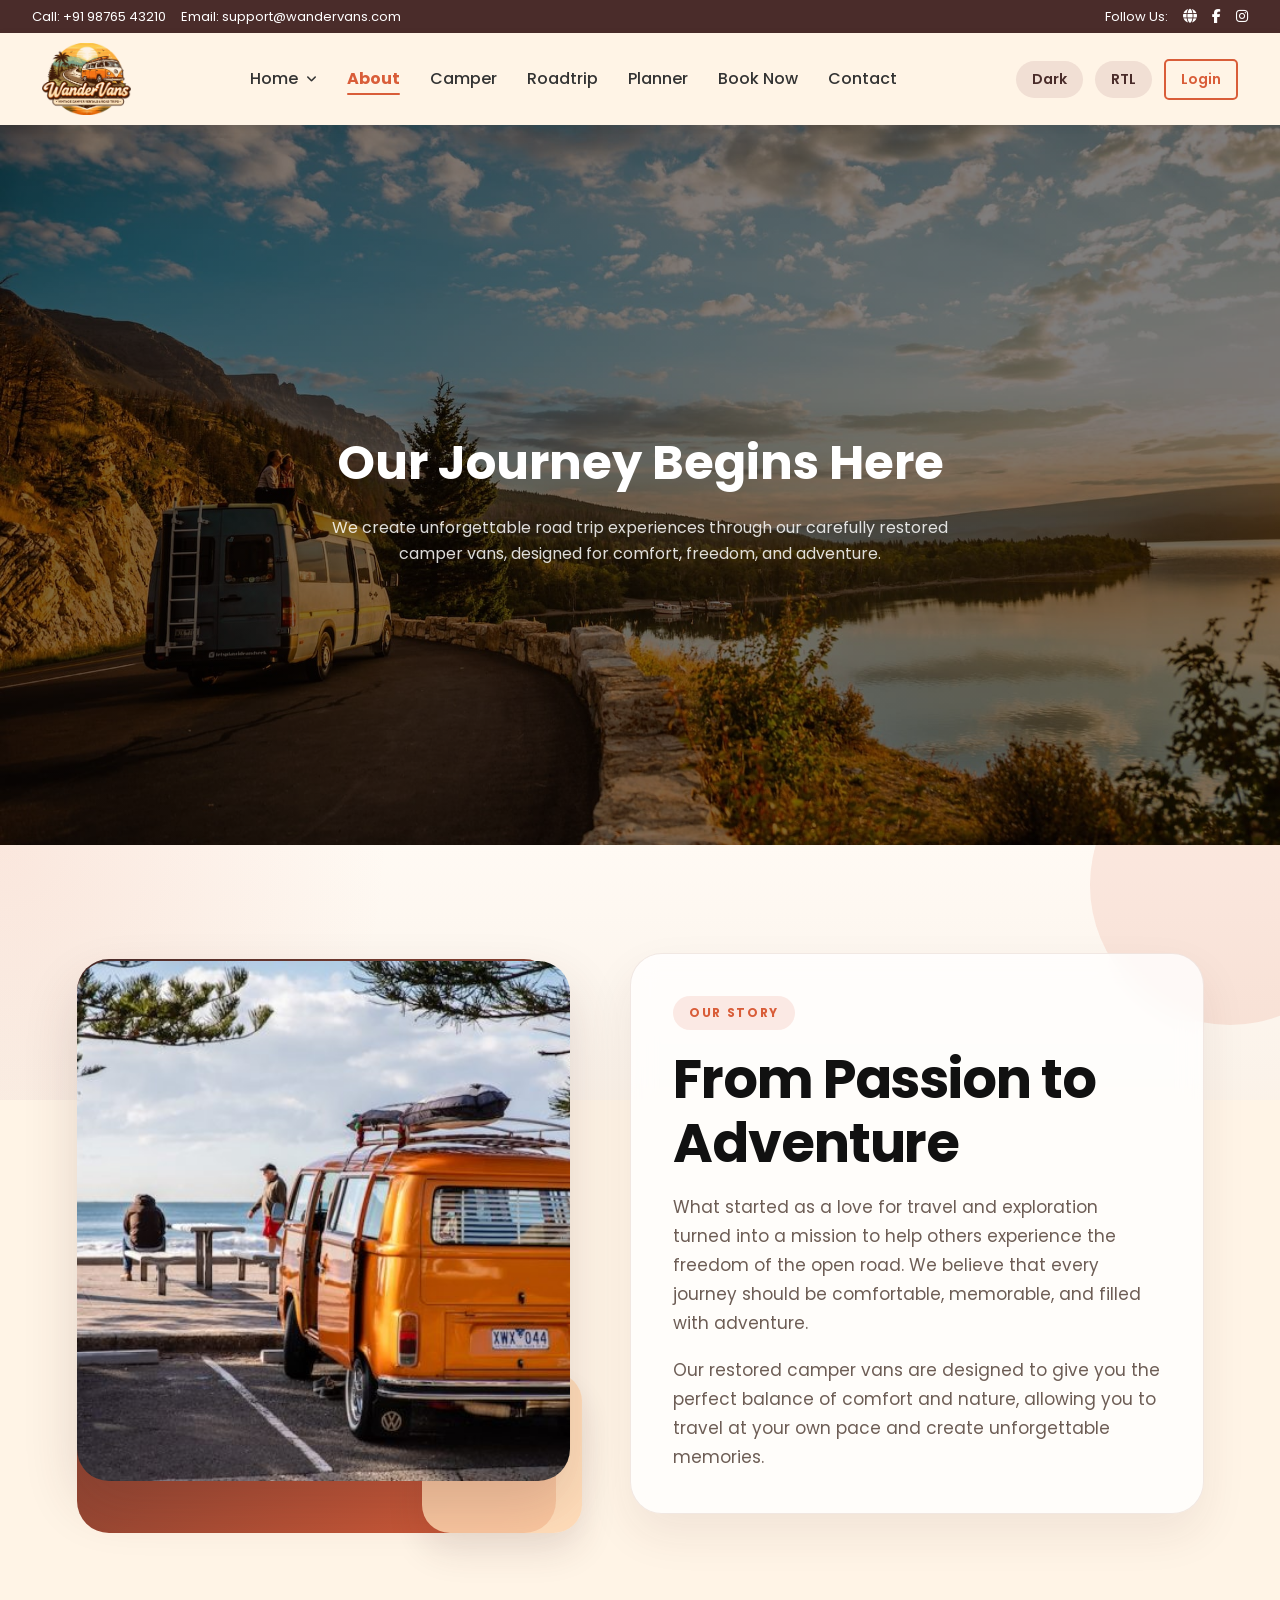
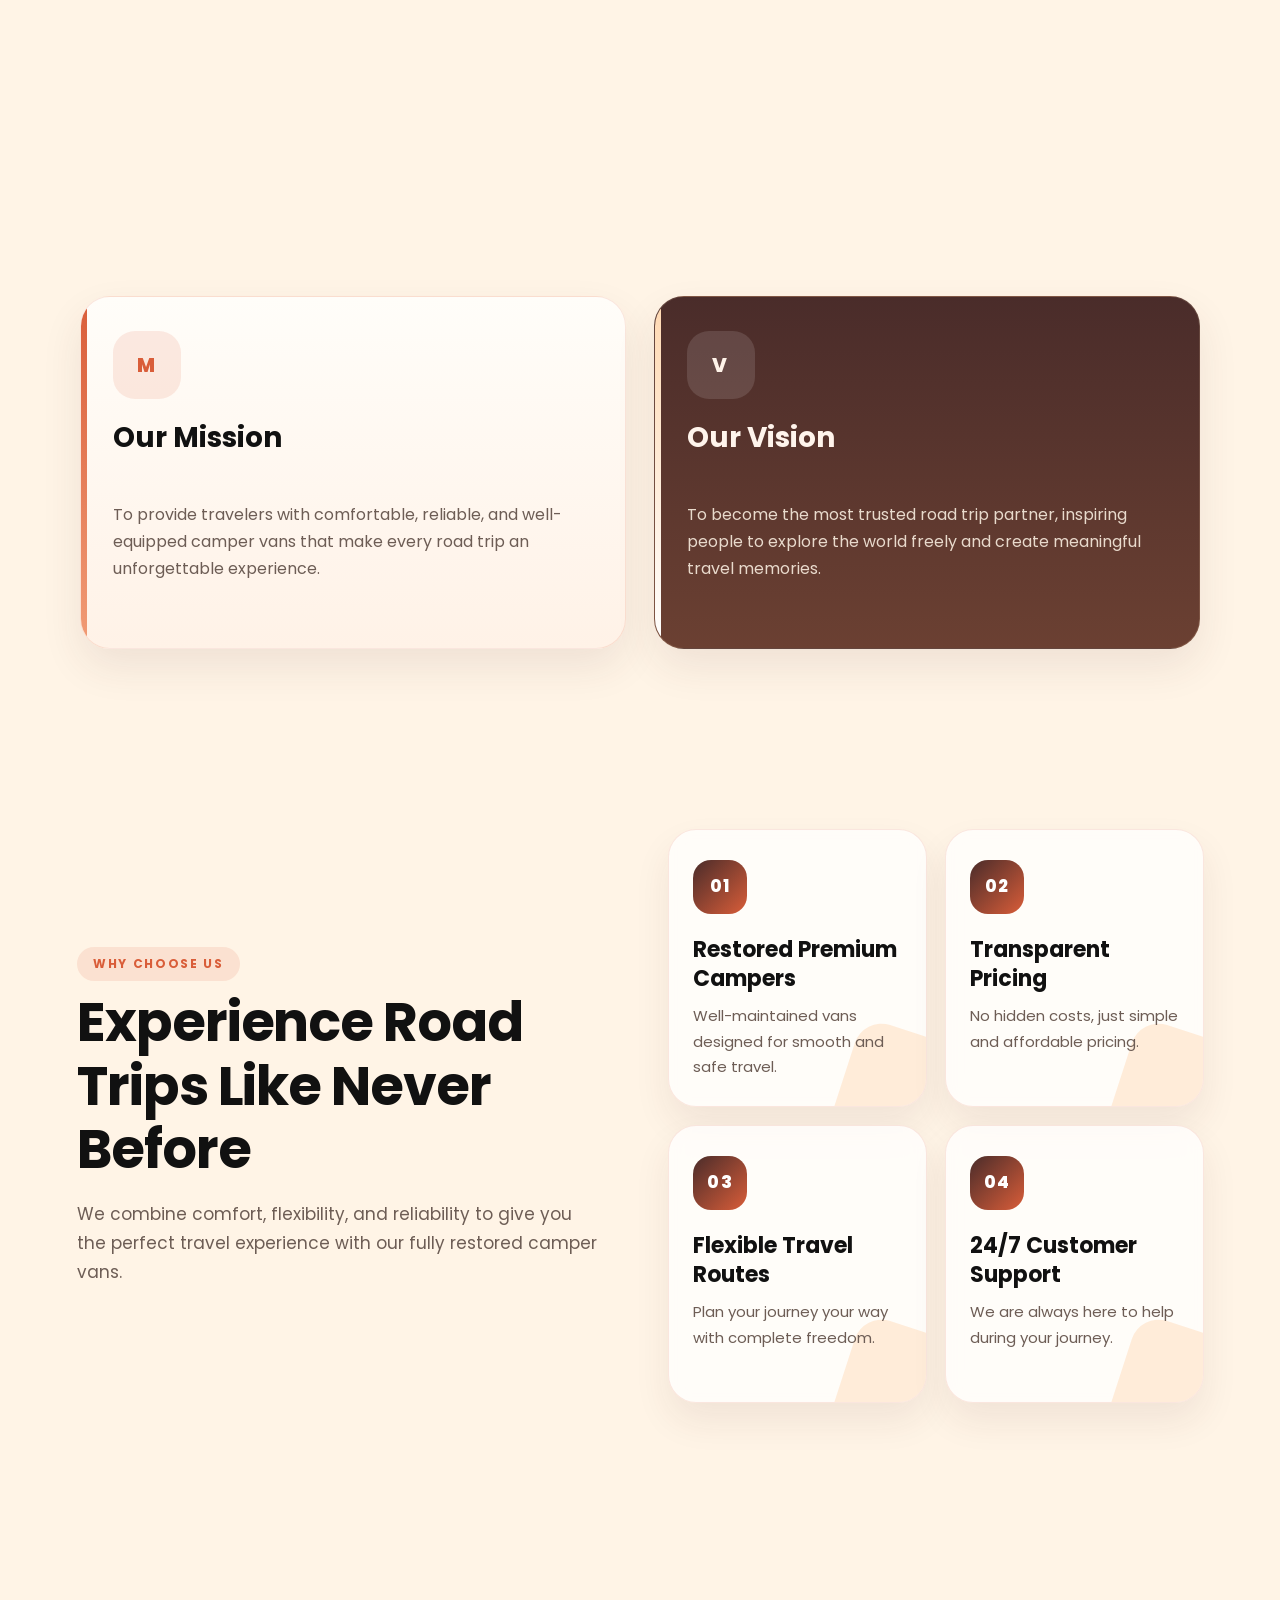
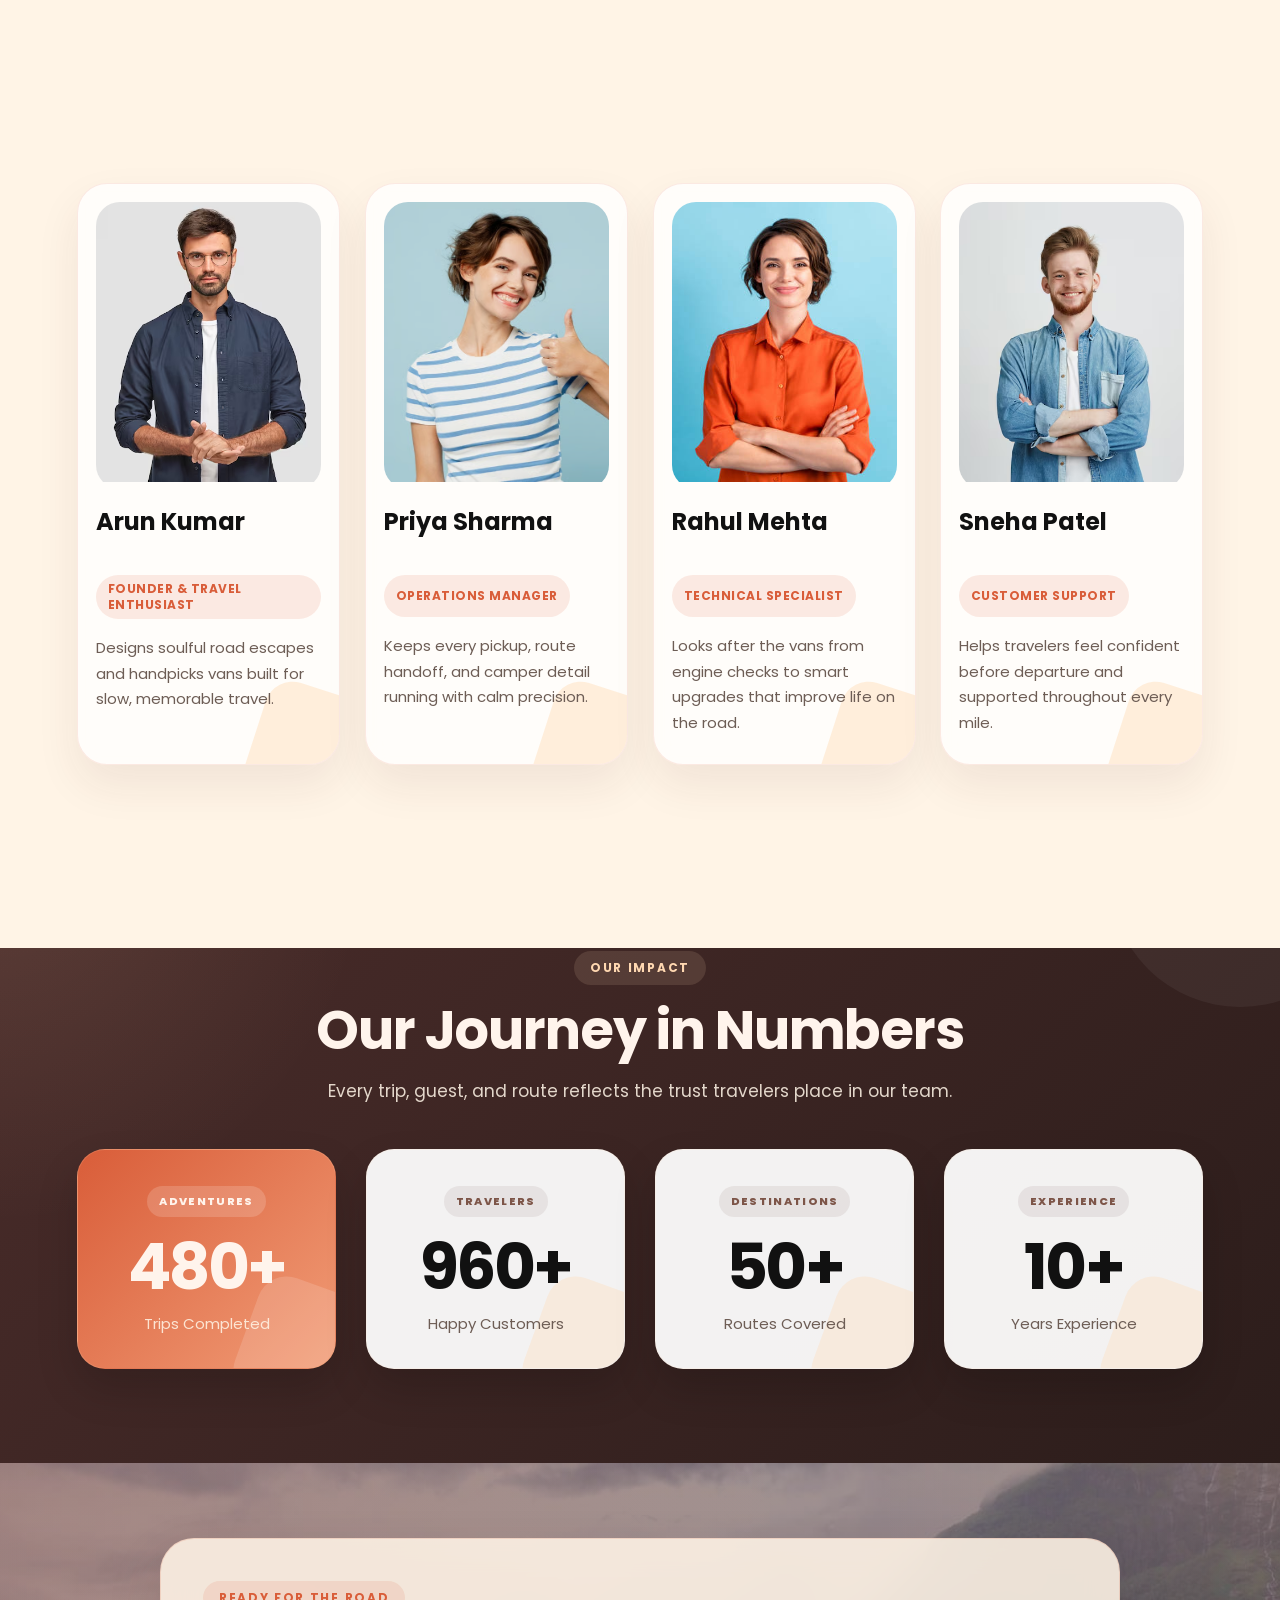
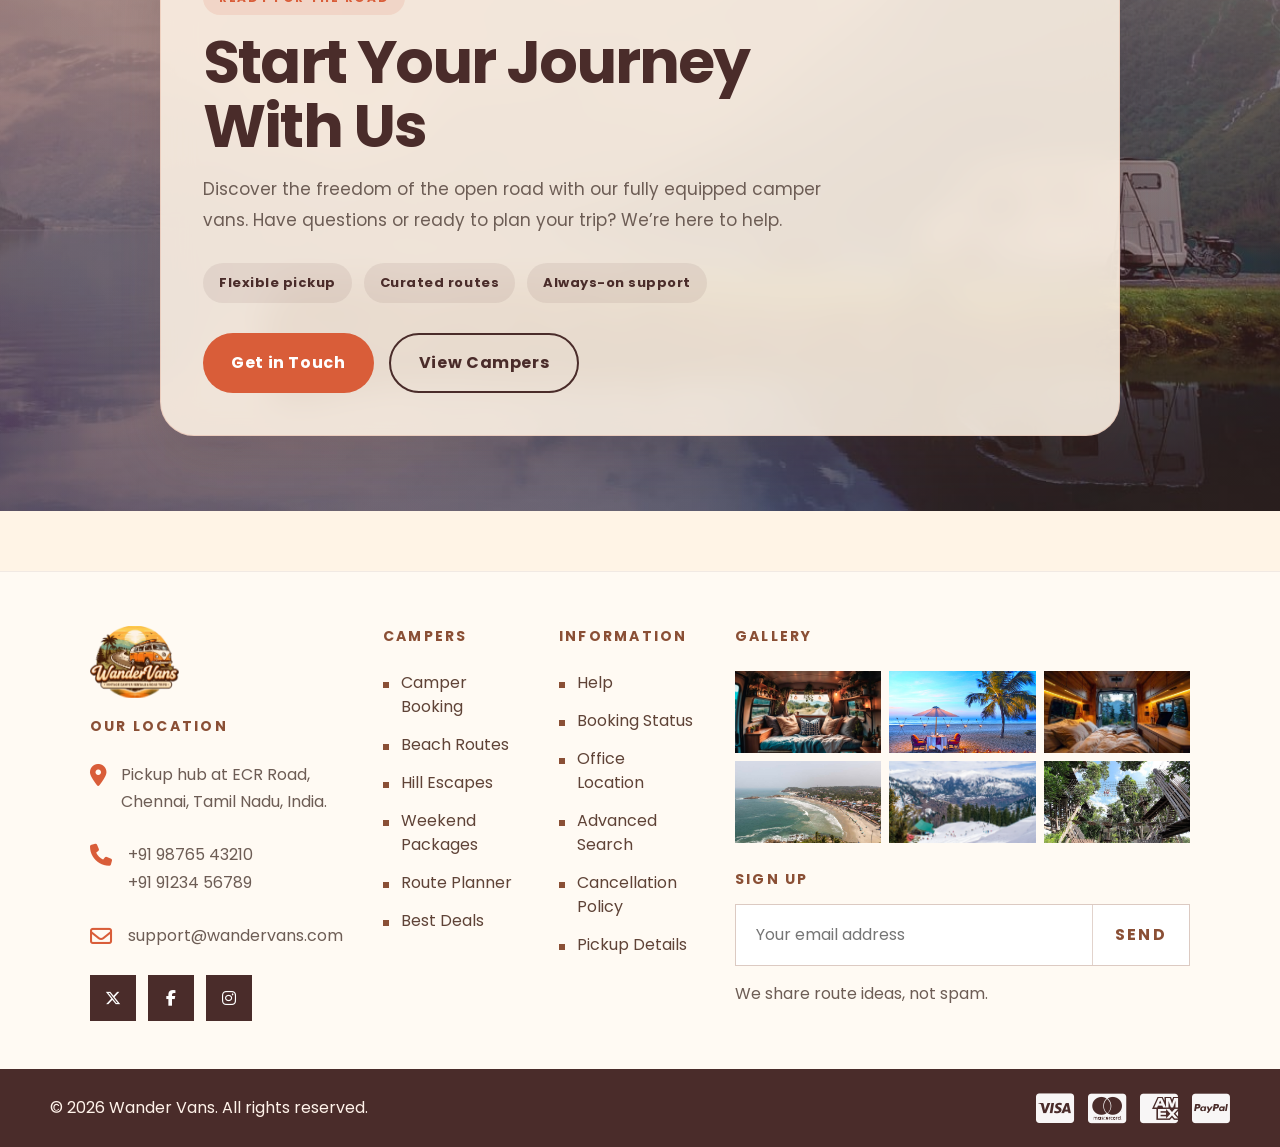
<file: about.html>
<!DOCTYPE html>
<html lang="en" dir="ltr">
<head>
  <meta charset="UTF-8">
  <meta name="viewport" content="width=device-width, initial-scale=1.0">
  <link rel="icon" type="image/png" href="images/logo-img.png">
  <script src="js/site-preferences.js"></script>
  <script src="js/site-animations.js" defer></script>
  <title>Wander Vans - About</title>
  <link rel="stylesheet" href="https://cdnjs.cloudflare.com/ajax/libs/font-awesome/6.5.0/css/all.min.css">
  <link rel="stylesheet" href="css/style.css">
</head>
<body>
<!-- TOP BAR -->
<div class="top-bar">
  <div class="top-left">
    <span>Call: +91 98765 43210</span>
    <span>Email: support@wandervans.com</span>
  </div>

  <div class="top-right">
    <span>Follow Us:</span>
    <a href="#" class="top-social"><i class="fa-solid fa-globe"></i></a>
    <a href="#" class="top-social"><i class="fa-brands fa-facebook-f"></i></a>
    <a href="#" class="top-social"><i class="fa-brands fa-instagram"></i></a>
  </div>
</div>

<!-- MAIN NAVBAR -->
<header class="navbar">

  <!-- Logo -->
  <a href="index.html" class="logo" aria-label="Wander Vans home">
    <img src="images/logo-img.png" alt="Wander Vans">
  </a>

  <!-- Menu -->
  <nav class="menu" id="siteMenu">
    <ul>
      <li class="menu-dropdown">
        <a href="index.html">Home <i class="fa-solid fa-angle-down"></i></a>
        <ul class="dropdown-menu">
          <li><a href="index.html">Home 1</a></li>
          <li><a href="home2.html">Home 2</a></li>
        </ul>
      </li>
      <li><a href="about.html" class="active">About</a></li>
      <li><a href="camper.html">Camper</a></li>
      <li><a href="roadtrip.html">Roadtrip</a></li>
      <li><a href="planner.html">Planner</a></li>
      <li><a href="book.html">Book Now</a></li>
      <li><a href="contact.html">Contact</a></li>
    </ul>
    <div class="mobile-actions">
      <a href="login.html" class="btn secondary">Login</a>
      <div class="mobile-toggle-row">
        <button type="button" class="mobile-dark-btn toggle-btn">Dark</button>
        <button type="button" class="mobile-rtl-btn toggle-btn">RTL</button>
      </div>
    </div>
  </nav>

  <!-- Right Controls -->
  <button class="hamburger" id="hamburger" aria-label="Menu" aria-controls="siteMenu" aria-expanded="false">
    <span></span><span></span><span></span>
  </button>
  <div class="nav-right">
    <button type="button" id="darkToggle" class="toggle-btn">Dark</button>
    <button type="button" id="rtlToggle" class="toggle-btn">RTL</button>
    <a href="login.html" class="btn secondary">Login</a>
  </div>
</header>
<section class="about-hero-section">

  <div class="about-hero-content">

    <h1>Our Journey Begins Here</h1>

    <p>
      We create unforgettable road trip experiences through our carefully
      restored camper vans, designed for comfort, freedom, and adventure.
    </p>

  </div>

</section>
<section class="about-story">

  <!-- LEFT IMAGE -->
  <div class="story-image">
    <img src="images/story.jpg" alt="">
  </div>

  <!-- RIGHT CONTENT -->
  <div class="story-content">

    <span class="story-tag">Our Story</span>

    <h2>From Passion to Adventure</h2>

    <p>
      What started as a love for travel and exploration turned into a mission
      to help others experience the freedom of the open road. We believe that
      every journey should be comfortable, memorable, and filled with adventure.
    </p>

    <p>
      Our restored camper vans are designed to give you the perfect balance
      of comfort and nature, allowing you to travel at your own pace and
      create unforgettable memories.
    </p>

  </div>

</section>
<section class="mission-vision-section">

  <h2>Our Mission & Vision</h2>
  <p class="mv-subtext">
    Driven by passion, guided by purpose, and focused on creating unforgettable journeys.
  </p>

  <div class="mv-container">

    <!-- MISSION -->
    <div class="mv-card">
      <div class="mv-icon">M</div>
      <h3>Our Mission</h3>
      <p>
        To provide travelers with comfortable, reliable, and well-equipped camper vans
        that make every road trip an unforgettable experience.
      </p>
    </div>

    <!-- VISION -->
    <div class="mv-card">
      <div class="mv-icon">V</div>
      <h3>Our Vision</h3>
      <p>
        To become the most trusted road trip partner, inspiring people to explore
        the world freely and create meaningful travel memories.
      </p>
    </div>

  </div>

</section>
<section class="choose-us-alt">

  <!-- LEFT CONTENT -->
  <div class="choose-left">
    <span class="choose-tag">Why Choose Us</span>
    <h2>Experience Road Trips Like Never Before</h2>

    <p>
      We combine comfort, flexibility, and reliability to give you the
      perfect travel experience with our fully restored camper vans.
    </p>
  </div>

  <!-- RIGHT LIST -->
  <div class="choose-right">

    <div class="choose-item">
      <h3>Restored Premium Campers</h3>
      <p>Well-maintained vans designed for smooth and safe travel.</p>
    </div>

    <div class="choose-item">
      <h3>Transparent Pricing</h3>
      <p>No hidden costs, just simple and affordable pricing.</p>
    </div>

    <div class="choose-item">
      <h3>Flexible Travel Routes</h3>
      <p>Plan your journey your way with complete freedom.</p>
    </div>

    <div class="choose-item">
      <h3>24/7 Customer Support</h3>
      <p>We are always here to help during your journey.</p>
    </div>

  </div>

</section>
<section class="team-section">

  <span class="team-tag">Meet The Crew</span>
  <h2>Meet Our Team</h2>
  <p class="team-subtext">
    Passionate people behind your unforgettable road trip experiences.
  </p>

  <div class="team-grid">

    <!-- MEMBER -->
    <div class="team-card">
      <div class="team-img">
        <img src="images/team1.jpg" alt="">
      </div>
      <h3>Arun Kumar</h3>
      <span>Founder & Travel Enthusiast</span>
      <p>Designs soulful road escapes and handpicks vans built for slow, memorable travel.</p>
    </div>

    <div class="team-card">
      <div class="team-img">
        <img src="images/team2.jpg" alt="">
      </div>
      <h3>Priya Sharma</h3>
      <span>Operations Manager</span>
      <p>Keeps every pickup, route handoff, and camper detail running with calm precision.</p>
    </div>

    <div class="team-card">
      <div class="team-img">
        <img src="images/team3.jpg" alt="">
      </div>
      <h3>Rahul Mehta</h3>
      <span>Technical Specialist</span>
      <p>Looks after the vans from engine checks to smart upgrades that improve life on the road.</p>
    </div>

    <div class="team-card">
      <div class="team-img">
        <img src="images/team4.jpg" alt="">
      </div>
      <h3>Sneha Patel</h3>
      <span>Customer Support</span>
      <p>Helps travelers feel confident before departure and supported throughout every mile.</p>
    </div>

  </div>

</section>
<section class="stats-section">

  <span class="stats-tag">Our Impact</span>
  <h2>Our Journey in Numbers</h2>
  <p class="stats-subtext">
    Every trip, guest, and route reflects the trust travelers place in our team.
  </p>

  <div class="stats-grid">

    <div class="stat-box">
      <span class="stat-label">Adventures</span>
      <h3 class="count" data-target="500" data-suffix="+">0+</h3>
      <p>Trips Completed</p>
    </div>

    <div class="stat-box">
      <span class="stat-label">Travelers</span>
      <h3 class="count" data-target="1000" data-suffix="+">0+</h3>
      <p>Happy Customers</p>
    </div>

    <div class="stat-box">
      <span class="stat-label">Destinations</span>
      <h3 class="count" data-target="50" data-suffix="+">0+</h3>
      <p>Routes Covered</p>
    </div>

    <div class="stat-box">
      <span class="stat-label">Experience</span>
      <h3 class="count" data-target="10" data-suffix="+">0+</h3>
      <p>Years Experience</p>
    </div>

  </div>

</section>
<section class="about-cta">

  <div class="about-cta-content">

    <span class="about-cta-tag">Ready For The Road</span>
    <h2>Start Your Journey With Us</h2>

    <p>
      Discover the freedom of the open road with our fully equipped camper vans.
      Have questions or ready to plan your trip? We’re here to help.
    </p>

    <div class="about-cta-highlights">
      <span>Flexible pickup</span>
      <span>Curated routes</span>
      <span>Always-on support</span>
    </div>

    <div class="about-cta-buttons">
      <a href="contact.html" class="about-cta-btn">Get in Touch</a>
      <a href="camper.html" class="about-cta-outline">View Campers</a>
    </div>

  </div>

</section>
<footer class="footer" id="contact">
  <div class="footer-top">
    <div class="footer-col footer-location">
      <a href="index.html" class="footer-brand" aria-label="Wander Vans home">
        <img src="images/logo-img.png" alt="Wander Vans">
      </a>
      <h3>Our Location</h3>

      <div class="footer-contact-item">
        <i class="fa-solid fa-location-dot"></i>
        <p>Pickup hub at ECR Road, Chennai, Tamil Nadu, India.</p>
      </div>

      <div class="footer-contact-item">
        <i class="fa-solid fa-phone"></i>
        <p>+91 98765 43210<br>+91 91234 56789</p>
      </div>

      <div class="footer-contact-item">
        <i class="fa-regular fa-envelope"></i>
        <p>support@wandervans.com</p>
      </div>

      <div class="footer-socials">
        <a href="#" aria-label="X"><i class="fa-brands fa-x-twitter"></i></a>
        <a href="#" aria-label="Facebook"><i class="fa-brands fa-facebook-f"></i></a>
        <a href="#" aria-label="Instagram"><i class="fa-brands fa-instagram"></i></a>
      </div>
    </div>

    <div class="footer-col">
      <h3>Campers</h3>
      <ul class="footer-list">
        <li><a href="#">Camper Booking</a></li>
        <li><a href="#">Beach Routes</a></li>
        <li><a href="#">Hill Escapes</a></li>
        <li><a href="#">Weekend Packages</a></li>
        <li><a href="#">Route Planner</a></li>
        <li><a href="#">Best Deals</a></li>
      </ul>
    </div>

    <div class="footer-col">
      <h3>Information</h3>
      <ul class="footer-list">
        <li><a href="#">Help</a></li>
        <li><a href="#">Booking Status</a></li>
        <li><a href="#">Office Location</a></li>
        <li><a href="#">Advanced Search</a></li>
        <li><a href="#">Cancellation Policy</a></li>
        <li><a href="#">Pickup Details</a></li>
      </ul>
    </div>

    <div class="footer-col footer-gallery-col">
      <h3>Gallery</h3>
      <div class="footer-gallery">
        <img src="images/van1.jpg" alt="Camper by the road">
        <img src="images/beach.jpg" alt="Beach road trip">
        <img src="images/van2.jpg" alt="Traveler with camper">
        <img src="images/trip1.jpg" alt="Coastal route">
        <img src="images/mountain.jpg" alt="Mountain escape">
        <img src="images/forest.jpg" alt="Forest camping">
      </div>

      <h4>Sign Up</h4>
      <form class="footer-signup">
        <input type="email" placeholder="Your email address" aria-label="Email address">
        <button type="submit">Send</button>
      </form>
      <p class="footer-small">We share route ideas, not spam.</p>
    </div>
  </div>

  <div class="footer-bottom">
    <p>&copy; 2026 Wander Vans. All rights reserved.</p>
    <div class="footer-payments" aria-label="Accepted payments">
      <i class="fa-brands fa-cc-visa"></i>
      <i class="fa-brands fa-cc-mastercard"></i>
      <i class="fa-brands fa-cc-amex"></i>
      <i class="fa-brands fa-cc-paypal"></i>
    </div>
  </div>
</footer>

<script>
  const footerSignup = document.querySelector(".footer-signup");
  const heroSlides = document.querySelectorAll(".hero-slide");
  const heroDots = document.querySelectorAll(".hero-dot");
  const heroPrev = document.querySelector(".hero-prev");
  const heroNext = document.querySelector(".hero-next");
  let currentSlide = 0;
  let slideTimer;

  function setSlide(index) {
    heroSlides.forEach(function (slide, slideIndex) {
      slide.classList.toggle("active", slideIndex === index);
    });

    heroDots.forEach(function (dot, dotIndex) {
      dot.classList.toggle("active", dotIndex === index);
    });

    currentSlide = index;
  }

  function moveSlide(direction) {
    const nextIndex = (currentSlide + direction + heroSlides.length) % heroSlides.length;
    setSlide(nextIndex);
  }

  function resetSliderTimer() {
    window.clearInterval(slideTimer);
    slideTimer = window.setInterval(function () {
      moveSlide(1);
    }, 5000);
  }

  if (heroSlides.length && heroPrev && heroNext && heroDots.length) {
    heroPrev.addEventListener("click", function () {
      moveSlide(-1);
      resetSliderTimer();
    });

    heroNext.addEventListener("click", function () {
      moveSlide(1);
      resetSliderTimer();
    });

    heroDots.forEach(function (dot, index) {
      dot.addEventListener("click", function () {
        setSlide(index);
        resetSliderTimer();
      });
    });

    setSlide(0);
    resetSliderTimer();
  }

  if (footerSignup) {
    footerSignup.addEventListener("submit", function (event) {
      event.preventDefault();
    });
  }

  document.getElementById("darkToggle").addEventListener("click", function () {
    document.body.classList.toggle("dark");
  });

  document.getElementById("rtlToggle").addEventListener("click", function () {
    const html = document.documentElement;
    html.dir = html.dir === "rtl" ? "ltr" : "rtl";
  });
</script>
<script>
const counters = document.querySelectorAll(".count");

counters.forEach(counter => {
  const update = () => {
    const target = +counter.getAttribute("data-target");
    const suffix = counter.getAttribute("data-suffix") || "";
    const count = parseInt(counter.innerText, 10) || 0;

    const increment = target / 100;

    if (count < target) {
      counter.innerText = Math.ceil(count + increment) + suffix;
      setTimeout(update, 20);
    } else {
      counter.innerText = target + suffix;
    }
  };

  update();
});
</script>

<!-- SCROLL TO TOP -->
<button class="scroll-top-btn" id="scrollTopBtn" aria-label="Scroll to top">
  <i class="fa-solid fa-arrow-up"></i>
</button>

<script>
var scrollBtn = document.getElementById("scrollTopBtn");
window.addEventListener("scroll", function() {
  if (window.scrollY > 300) {
    scrollBtn.classList.add("visible");
  } else {
    scrollBtn.classList.remove("visible");
  }
});
scrollBtn.addEventListener("click", function() {
  window.scrollTo({ top: 0, behavior: "smooth" });
});
</script>
<script>
var ham = document.getElementById("hamburger");
var menu = document.querySelector(".menu");
if (ham && menu) {
  function closeMenu() {
    ham.classList.remove("open");
    menu.classList.remove("open");
    ham.setAttribute("aria-expanded", "false");
    document.body.classList.remove("menu-open");
  }

  ham.addEventListener("click", function() {
    var isOpen = ham.classList.toggle("open");
    menu.classList.toggle("open");
    ham.setAttribute("aria-expanded", isOpen ? "true" : "false");
    document.body.classList.toggle("menu-open", isOpen);
  });

  document.querySelectorAll(".menu a, .mobile-actions a").forEach(function(link) {
    link.addEventListener("click", function() {
      closeMenu();
    });
  });

  document.addEventListener("click", function(event) {
    if (!menu.classList.contains("open")) return;
    if (menu.contains(event.target) || ham.contains(event.target)) return;
    closeMenu();
  });

  document.addEventListener("keydown", function(event) {
    if (event.key === "Escape") {
      closeMenu();
    }
  });

  window.addEventListener("resize", function() {
    if (window.innerWidth > 1024) {
      closeMenu();
    }
  });
}
var mDark = document.querySelector(".mobile-dark-btn");
var mRtl = document.querySelector(".mobile-rtl-btn");
if (mDark) mDark.addEventListener("click", function() { document.body.classList.toggle("dark"); });
if (mRtl) mRtl.addEventListener("click", function() { var h = document.documentElement; h.dir = h.dir === "rtl" ? "ltr" : "rtl"; });
</script>
</body>
</html>
</file>
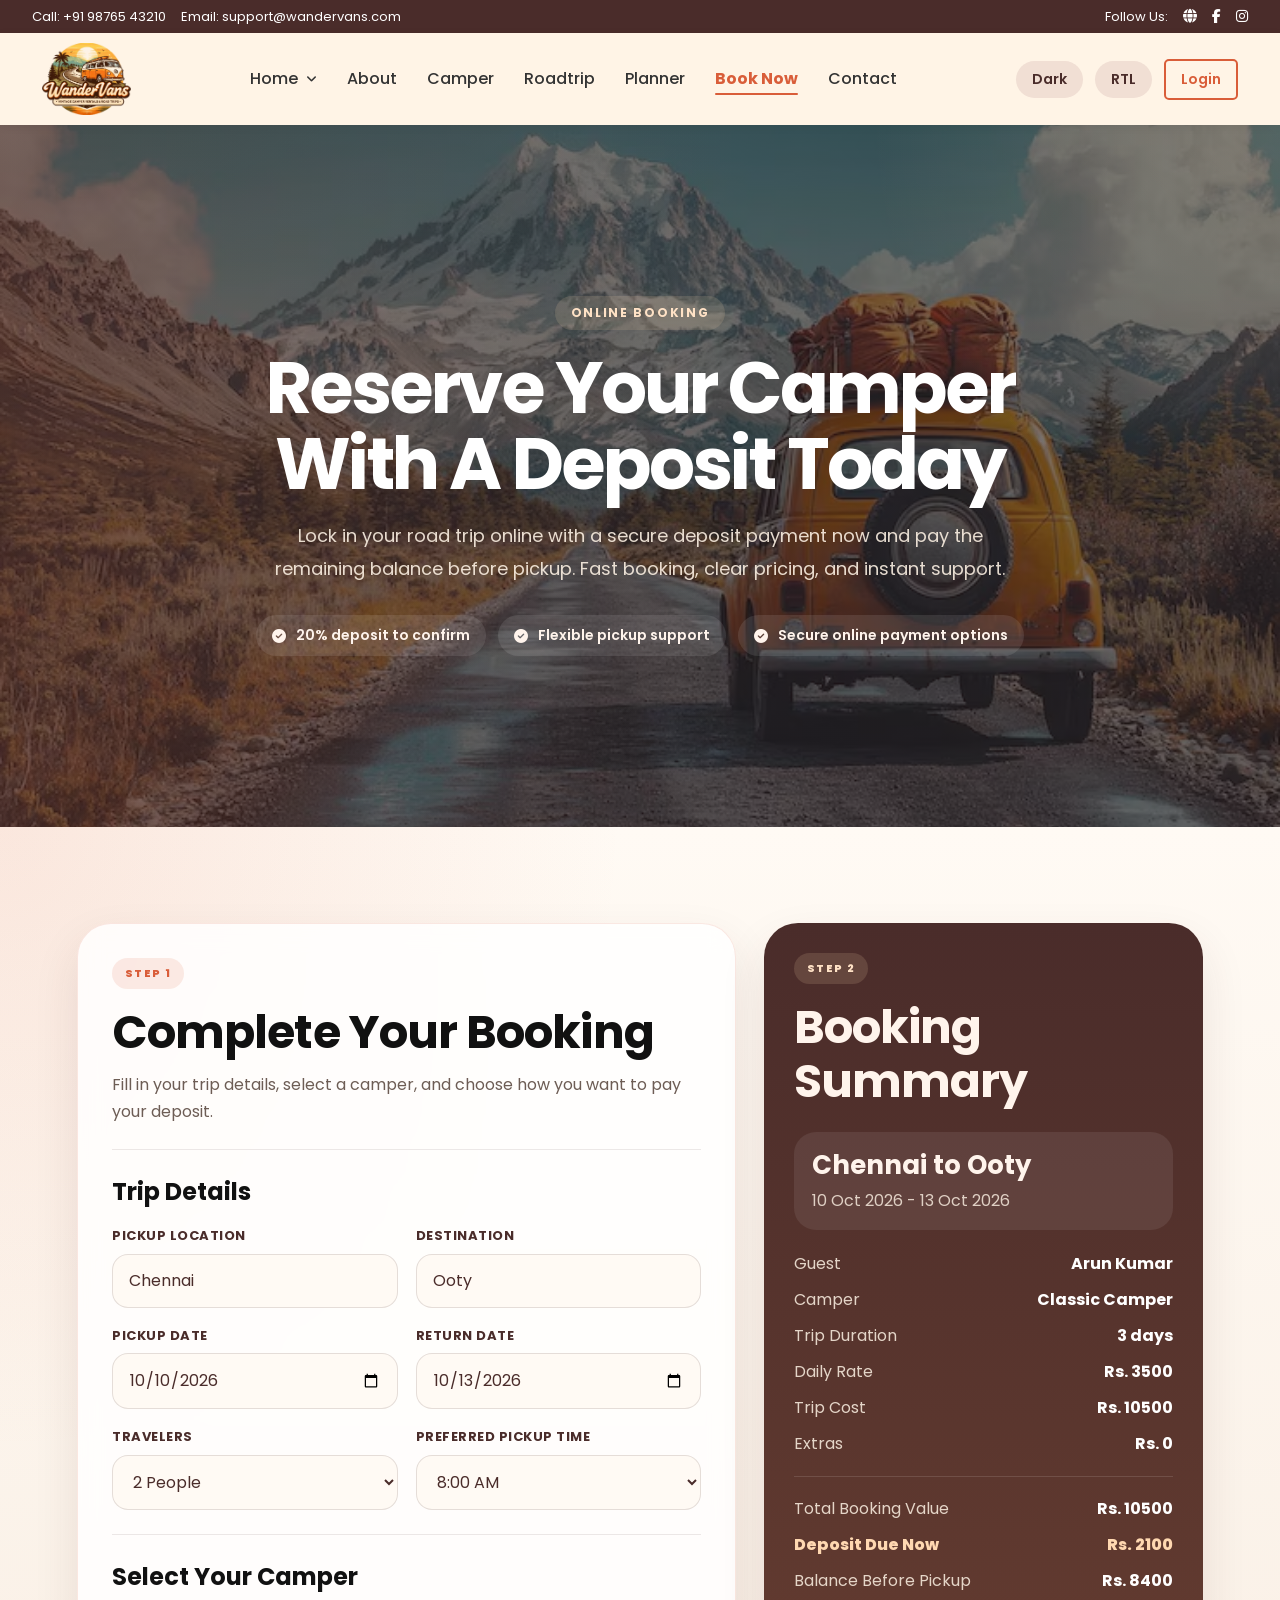
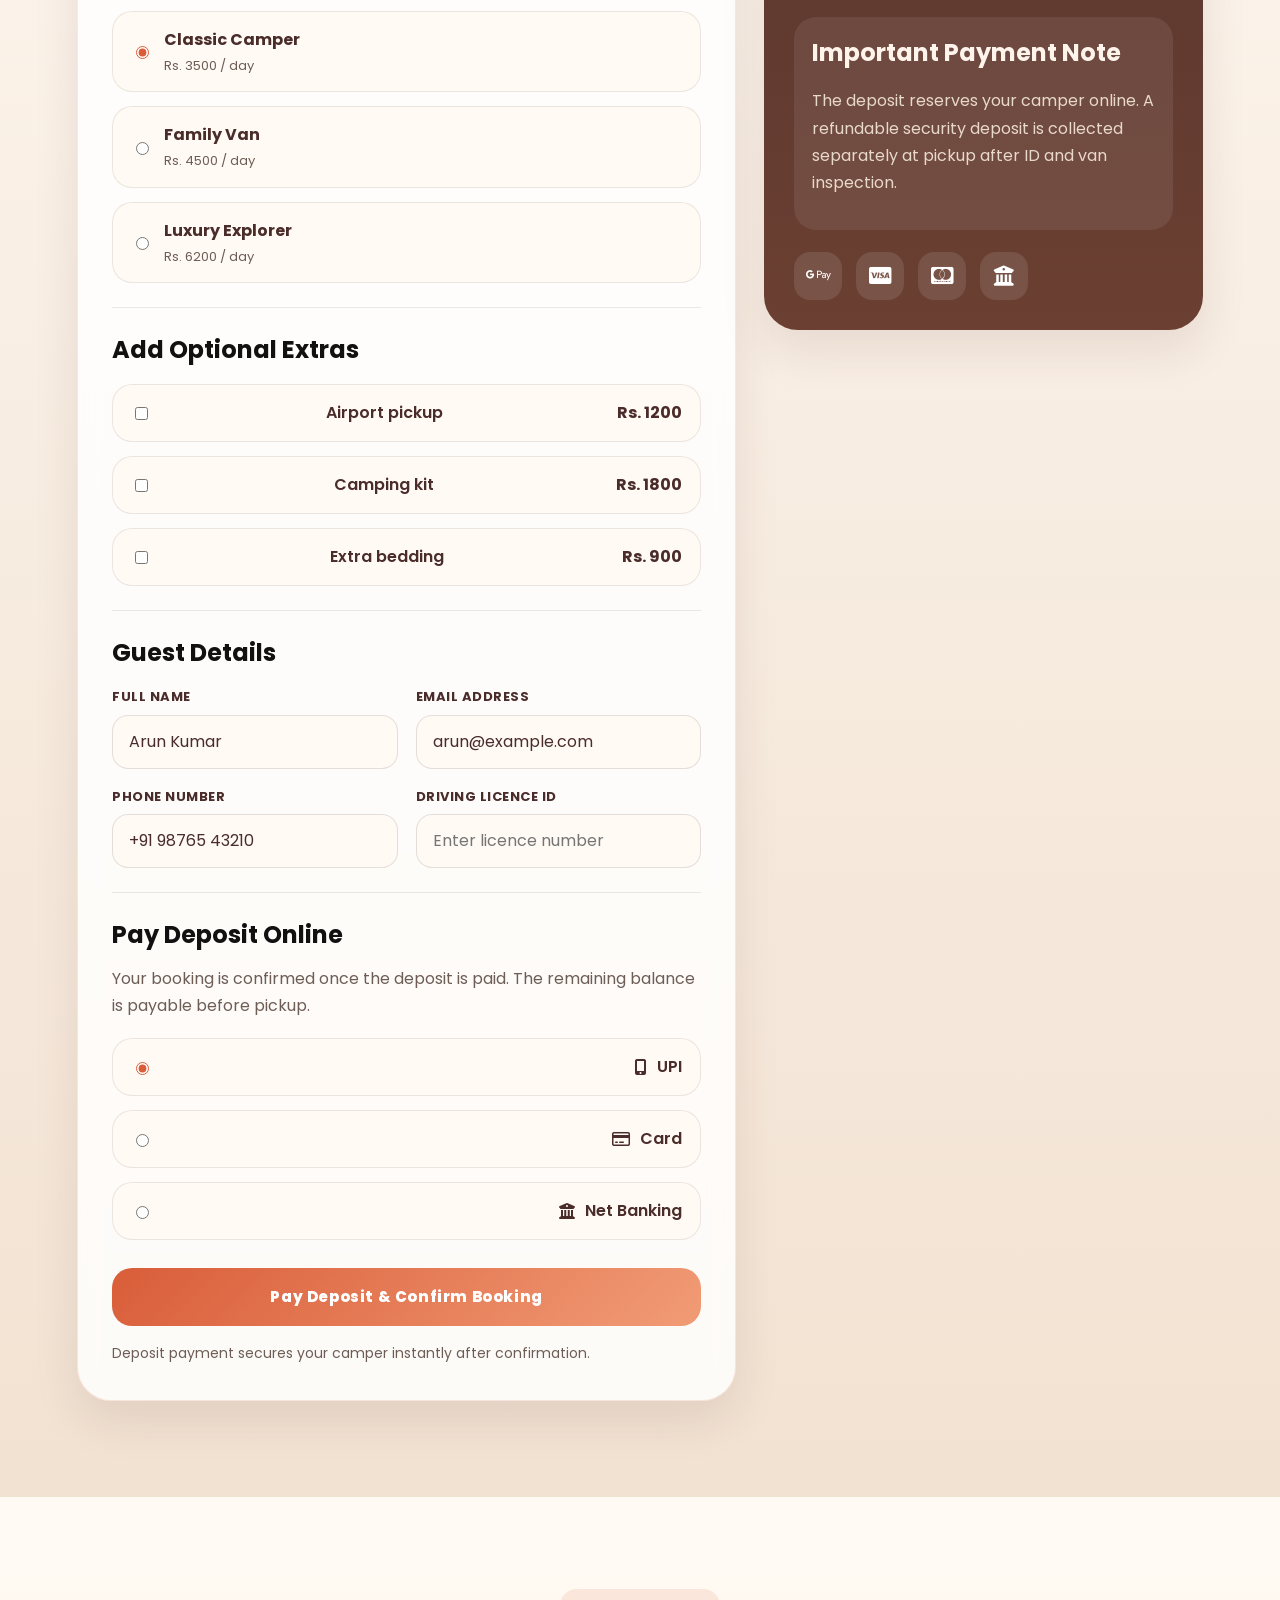
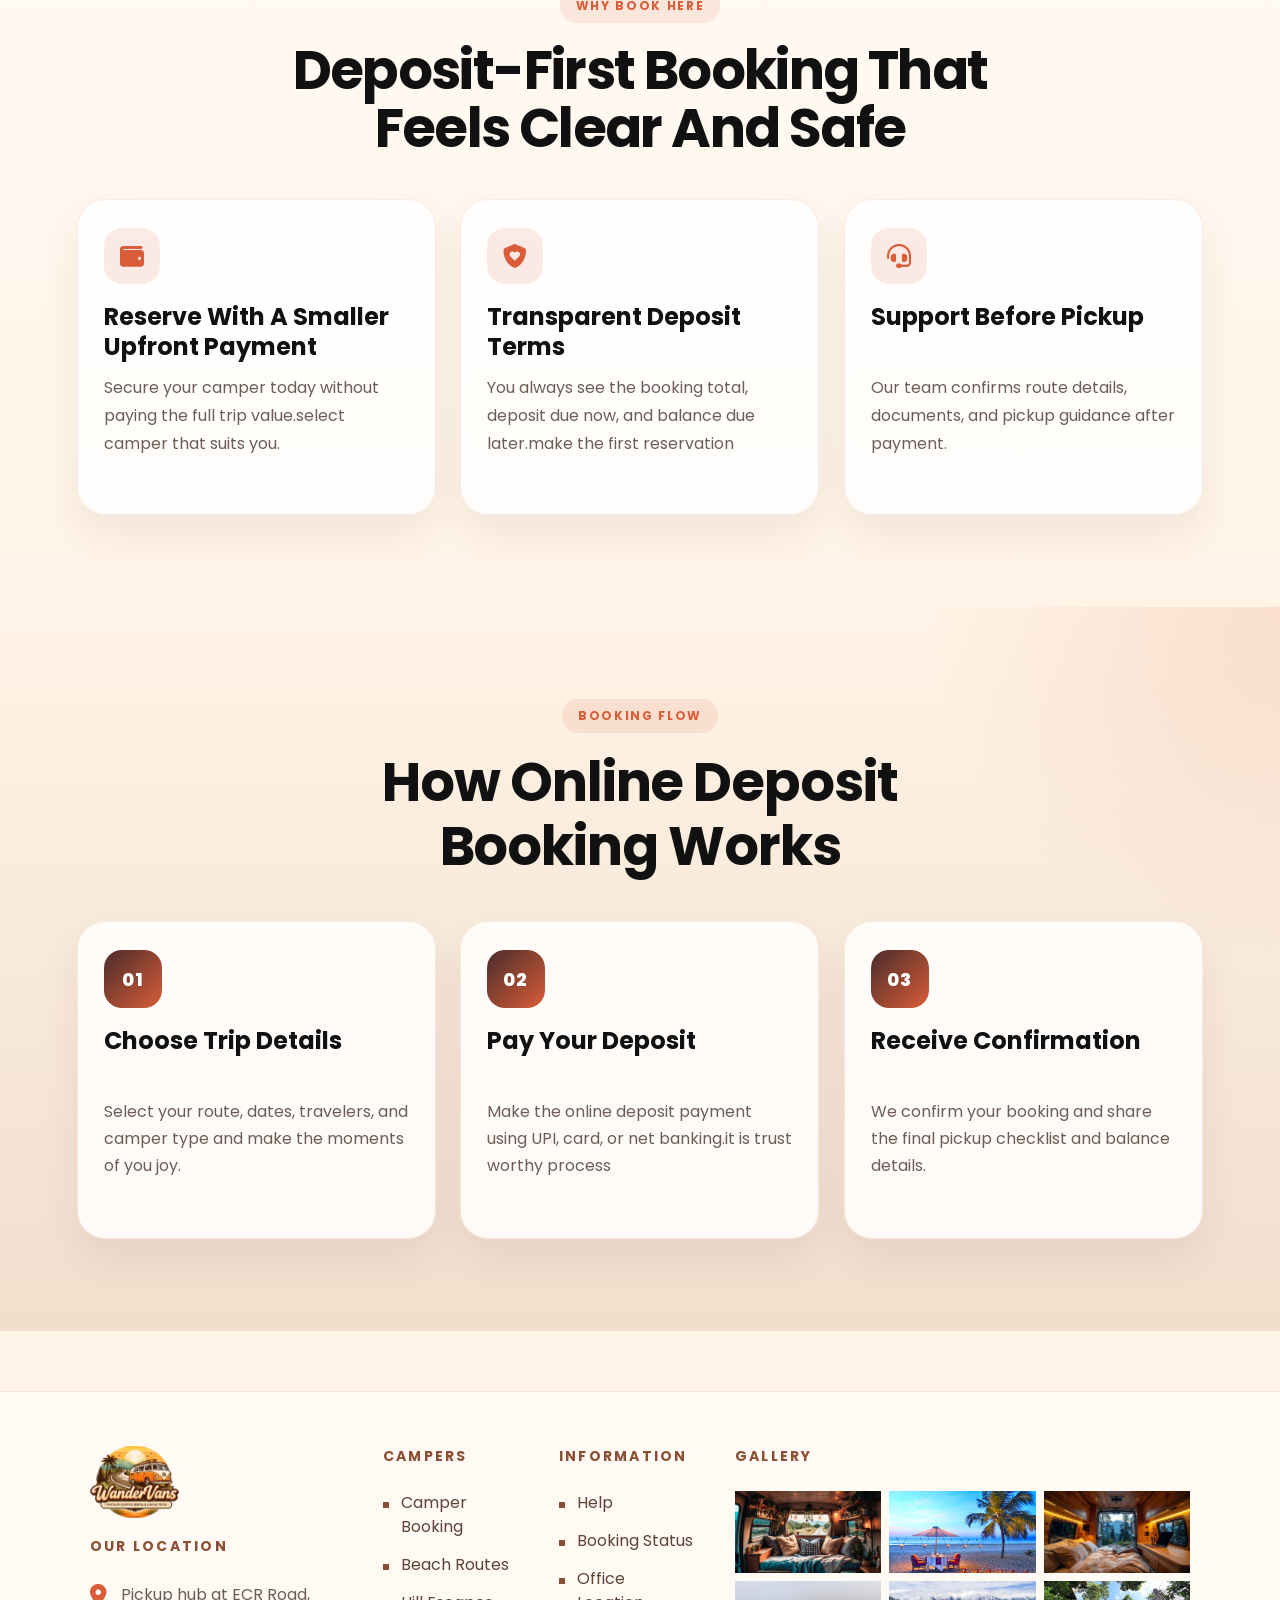
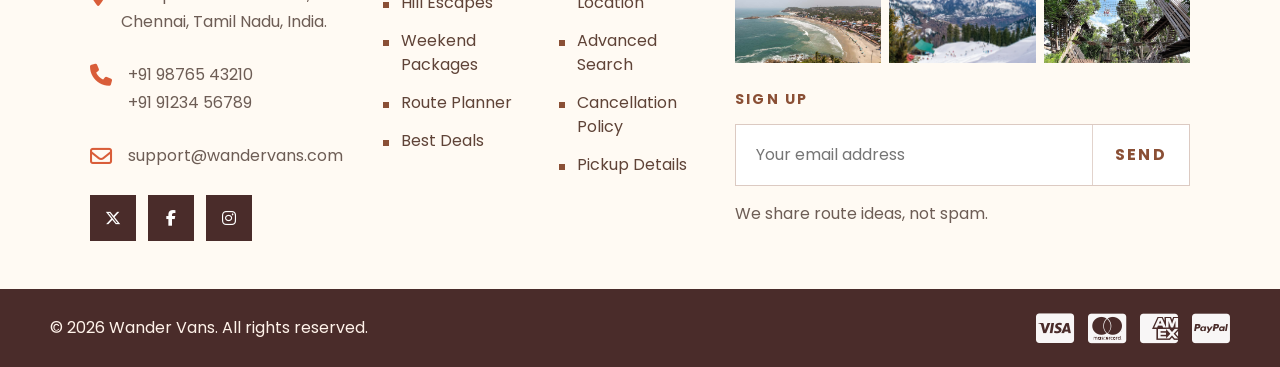
<file: book.html>
<!DOCTYPE html>
<html lang="en" dir="ltr">
<head>
  <meta charset="UTF-8">
  <meta name="viewport" content="width=device-width, initial-scale=1.0">
  <link rel="icon" type="image/png" href="images/logo-img.png">
  <script src="js/site-preferences.js"></script>
  <script src="js/site-animations.js" defer></script>
  <title>Wander Vans - Book Now</title>
  <link rel="stylesheet" href="https://cdnjs.cloudflare.com/ajax/libs/font-awesome/6.5.0/css/all.min.css">
  <link rel="stylesheet" href="css/style.css">
</head>
<body>
<!-- TOP BAR -->
<div class="top-bar">
  <div class="top-left">
    <span>Call: +91 98765 43210</span>
    <span>Email: support@wandervans.com</span>
  </div>

  <div class="top-right">
    <span>Follow Us:</span>
    <a href="#" class="top-social"><i class="fa-solid fa-globe"></i></a>
    <a href="#" class="top-social"><i class="fa-brands fa-facebook-f"></i></a>
    <a href="#" class="top-social"><i class="fa-brands fa-instagram"></i></a>
  </div>
</div>

<!-- MAIN NAVBAR -->
<header class="navbar">

  <a href="index.html" class="logo" aria-label="Wander Vans home">
    <img src="images/logo-img.png" alt="Wander Vans">
  </a>

  <nav class="menu" id="siteMenu">
    <ul>
      <li class="menu-dropdown">
        <a href="index.html">Home <i class="fa-solid fa-angle-down"></i></a>
        <ul class="dropdown-menu">
          <li><a href="index.html">Home 1</a></li>
          <li><a href="home2.html">Home 2</a></li>
        </ul>
      </li>
      <li><a href="about.html">About</a></li>
      <li><a href="camper.html">Camper</a></li>
      <li><a href="roadtrip.html">Roadtrip</a></li>
      <li><a href="planner.html">Planner</a></li>
      <li><a href="book.html" class="active">Book Now</a></li>
      <li><a href="contact.html">Contact</a></li>
    </ul>
    <div class="mobile-actions">
      <a href="login.html" class="btn secondary">Login</a>
      <div class="mobile-toggle-row">
        <button type="button" class="mobile-dark-btn toggle-btn">Dark</button>
        <button type="button" class="mobile-rtl-btn toggle-btn">RTL</button>
      </div>
    </div>
  </nav>

  <button class="hamburger" id="hamburger" aria-label="Menu" aria-controls="siteMenu" aria-expanded="false">
    <span></span><span></span><span></span>
  </button>
  <div class="nav-right">
    <button type="button" id="darkToggle" class="toggle-btn">Dark</button>
    <button type="button" id="rtlToggle" class="toggle-btn">RTL</button>
    <a href="login.html" class="btn secondary">Login</a>
  </div>
</header>

<section class="book-hero">
  <div class="book-hero-inner">
    <span class="book-kicker">Online Booking</span>
    <h1>Reserve Your Camper With A Deposit Today</h1>
    <p>
      Lock in your road trip online with a secure deposit payment now and pay the
      remaining balance before pickup. Fast booking, clear pricing, and instant support.
    </p>

    <div class="book-hero-points">
      <span><i class="fa-solid fa-circle-check"></i> 20% deposit to confirm</span>
      <span><i class="fa-solid fa-circle-check"></i> Flexible pickup support</span>
      <span><i class="fa-solid fa-circle-check"></i> Secure online payment options</span>
    </div>
  </div>
</section>

<section class="book-layout-section">
  <div class="book-layout">

    <form class="book-form-card" id="bookingForm">
      <div class="book-card-head">
        <span class="book-tag">Step 1</span>
        <h2>Complete Your Booking</h2>
        <p>Fill in your trip details, select a camper, and choose how you want to pay your deposit.</p>
      </div>

      <div class="book-block">
        <h3>Trip Details</h3>
        <div class="book-grid">
          <label class="book-field">
            <span>Pickup Location</span>
            <input type="text" id="pickupLocation" value="Chennai" placeholder="Enter pickup city">
          </label>

          <label class="book-field">
            <span>Destination</span>
            <input type="text" id="destination" value="Ooty" placeholder="Where are you going?">
          </label>

          <label class="book-field">
            <span>Pickup Date</span>
            <input type="date" id="pickupDate" value="2026-10-10">
          </label>

          <label class="book-field">
            <span>Return Date</span>
            <input type="date" id="returnDate" value="2026-10-13">
          </label>

          <label class="book-field">
            <span>Travelers</span>
            <select id="travelers">
              <option>2 People</option>
              <option>4 People</option>
              <option>6 People</option>
            </select>
          </label>

          <label class="book-field">
            <span>Preferred Pickup Time</span>
            <select id="pickupTime">
              <option>8:00 AM</option>
              <option>10:00 AM</option>
              <option>1:00 PM</option>
              <option>4:00 PM</option>
            </select>
          </label>
        </div>
      </div>

      <div class="book-block">
        <h3>Select Your Camper</h3>
        <div class="book-camper-options">
          <label class="book-camper-option">
            <input type="radio" name="camperType" value="Classic Camper" data-rate="3500" checked>
            <span class="book-camper-copy">
              <strong>Classic Camper</strong>
              <small>Rs. 3500 / day</small>
            </span>
          </label>

          <label class="book-camper-option">
            <input type="radio" name="camperType" value="Family Van" data-rate="4500">
            <span class="book-camper-copy">
              <strong>Family Van</strong>
              <small>Rs. 4500 / day</small>
            </span>
          </label>

          <label class="book-camper-option">
            <input type="radio" name="camperType" value="Luxury Explorer" data-rate="6200">
            <span class="book-camper-copy">
              <strong>Luxury Explorer</strong>
              <small>Rs. 6200 / day</small>
            </span>
          </label>
        </div>
      </div>

      <div class="book-block">
        <h3>Add Optional Extras</h3>
        <div class="book-extra-list">
          <label class="book-extra-item">
            <input type="checkbox" class="book-extra" value="Airport pickup" data-price="1200">
            <span>Airport pickup</span>
            <strong>Rs. 1200</strong>
          </label>

          <label class="book-extra-item">
            <input type="checkbox" class="book-extra" value="Camping kit" data-price="1800">
            <span>Camping kit</span>
            <strong>Rs. 1800</strong>
          </label>

          <label class="book-extra-item">
            <input type="checkbox" class="book-extra" value="Extra bedding" data-price="900">
            <span>Extra bedding</span>
            <strong>Rs. 900</strong>
          </label>
        </div>
      </div>

      <div class="book-block">
        <h3>Guest Details</h3>
        <div class="book-grid">
          <label class="book-field">
            <span>Full Name</span>
            <input type="text" id="guestName" value="Arun Kumar" placeholder="Enter full name">
          </label>

          <label class="book-field">
            <span>Email Address</span>
            <input type="email" id="guestEmail" value="arun@example.com" placeholder="Enter email">
          </label>

          <label class="book-field">
            <span>Phone Number</span>
            <input type="tel" id="guestPhone" value="+91 98765 43210" placeholder="Enter phone number">
          </label>

          <label class="book-field">
            <span>Driving Licence ID</span>
            <input type="text" id="licenceId" placeholder="Enter licence number">
          </label>
        </div>
      </div>

      <div class="book-block">
        <h3>Pay Deposit Online</h3>
        <p class="book-block-copy">Your booking is confirmed once the deposit is paid. The remaining balance is payable before pickup.</p>

        <div class="book-payment-methods">
          <label class="book-pay-option">
            <input type="radio" name="paymentMethod" value="UPI" checked>
            <span><i class="fa-solid fa-mobile-screen-button"></i> UPI</span>
          </label>

          <label class="book-pay-option">
            <input type="radio" name="paymentMethod" value="Card">
            <span><i class="fa-regular fa-credit-card"></i> Card</span>
          </label>

          <label class="book-pay-option">
            <input type="radio" name="paymentMethod" value="Net Banking">
            <span><i class="fa-solid fa-building-columns"></i> Net Banking</span>
          </label>
        </div>
      </div>

      <button type="submit" class="book-submit-btn">Pay Deposit & Confirm Booking</button>
      <p class="book-status" id="bookingStatus">Deposit payment secures your camper instantly after confirmation.</p>
    </form>

    <aside class="book-summary-card">
      <div class="book-summary-head">
        <span class="book-tag book-tag-accent">Step 2</span>
        <h2>Booking Summary</h2>
      </div>

      <div class="book-summary-route">
        <strong id="summaryRoute">Chennai to Ooty</strong>
        <span id="summaryDates">10 Oct 2026 - 13 Oct 2026</span>
      </div>

      <div class="book-summary-list">
        <div class="book-line">
          <span>Guest</span>
          <strong id="summaryGuest">Arun Kumar</strong>
        </div>

        <div class="book-line">
          <span>Camper</span>
          <strong id="summaryCamper">Classic Camper</strong>
        </div>

        <div class="book-line">
          <span>Trip Duration</span>
          <strong><span id="summaryDays">3</span> days</strong>
        </div>

        <div class="book-line">
          <span>Daily Rate</span>
          <strong>Rs. <span id="summaryRate">3500</span></strong>
        </div>

        <div class="book-line">
          <span>Trip Cost</span>
          <strong>Rs. <span id="summaryBase">10500</span></strong>
        </div>

        <div class="book-line">
          <span>Extras</span>
          <strong>Rs. <span id="summaryExtras">0</span></strong>
        </div>
      </div>

      <div class="book-total-box">
        <div class="book-line">
          <span>Total Booking Value</span>
          <strong>Rs. <span id="summaryTotal">10500</span></strong>
        </div>
        <div class="book-line book-line-highlight">
          <span>Deposit Due Now</span>
          <strong>Rs. <span id="summaryDeposit">2100</span></strong>
        </div>
        <div class="book-line">
          <span>Balance Before Pickup</span>
          <strong>Rs. <span id="summaryBalance">8400</span></strong>
        </div>
      </div>

      <div class="book-note-box">
        <h3>Important Payment Note</h3>
        <p>
          The deposit reserves your camper online. A refundable security deposit is collected separately at pickup after ID and van inspection.
        </p>
      </div>

      <div class="book-payment-strip" aria-label="Accepted payment methods">
        <i class="fa-brands fa-google-pay"></i>
        <i class="fa-brands fa-cc-visa"></i>
        <i class="fa-brands fa-cc-mastercard"></i>
        <i class="fa-solid fa-building-columns"></i>
      </div>
    </aside>

  </div>
</section>

<section class="book-benefits">
  <div class="book-benefits-header">
    <span class="book-kicker-soft">Why Book Here</span>
    <h2>Deposit-First Booking That Feels Clear And Safe</h2>
  </div>

  <div class="book-benefits-grid">
    <div class="book-benefit-card">
      <i class="fa-solid fa-wallet"></i>
      <h3>Reserve With A Smaller Upfront Payment</h3>
      <p>Secure your camper today without paying the full trip value.select camper that suits you.</p>
    </div>

    <div class="book-benefit-card">
      <i class="fa-solid fa-shield-heart"></i>
      <h3>Transparent Deposit Terms</h3>
      <p>You always see the booking total, deposit due now, and balance due later.make the first reservation</p>
    </div>

    <div class="book-benefit-card">
      <i class="fa-solid fa-headset"></i>
      <h3>Support Before Pickup</h3>
      <p>Our team confirms route details, documents, and pickup guidance after payment.</p>
    </div>
  </div>
</section>

<section class="book-steps">
  <div class="book-steps-header">
    <span class="book-kicker-soft">Booking Flow</span>
    <h2>How Online Deposit Booking Works</h2>
  </div>

  <div class="book-steps-grid">
    <div class="book-step-card">
      <span class="book-step-no">01</span>
      <h3>Choose Trip Details</h3>
      <p>Select your route, dates, travelers, and camper type and make the moments of you joy.</p>
    </div>

    <div class="book-step-card">
      <span class="book-step-no">02</span>
      <h3>Pay Your Deposit</h3>
      <p>Make the online deposit payment using UPI, card, or net banking.it is trust worthy process</p>
    </div>

    <div class="book-step-card">
      <span class="book-step-no">03</span>
      <h3>Receive Confirmation</h3>
      <p>We confirm your booking and share the final pickup checklist and balance details.</p>
    </div>
  </div>
</section>

<footer class="footer" id="contact">
  <div class="footer-top">
    <div class="footer-col footer-location">
      <a href="index.html" class="footer-brand" aria-label="Wander Vans home">
        <img src="images/logo-img.png" alt="Wander Vans">
      </a>
      <h3>Our Location</h3>

      <div class="footer-contact-item">
        <i class="fa-solid fa-location-dot"></i>
        <p>Pickup hub at ECR Road, Chennai, Tamil Nadu, India.</p>
      </div>

      <div class="footer-contact-item">
        <i class="fa-solid fa-phone"></i>
        <p>+91 98765 43210<br>+91 91234 56789</p>
      </div>

      <div class="footer-contact-item">
        <i class="fa-regular fa-envelope"></i>
        <p>support@wandervans.com</p>
      </div>

      <div class="footer-socials">
        <a href="#" aria-label="X"><i class="fa-brands fa-x-twitter"></i></a>
        <a href="#" aria-label="Facebook"><i class="fa-brands fa-facebook-f"></i></a>
        <a href="#" aria-label="Instagram"><i class="fa-brands fa-instagram"></i></a>
      </div>
    </div>

    <div class="footer-col">
      <h3>Campers</h3>
      <ul class="footer-list">
        <li><a href="#">Camper Booking</a></li>
        <li><a href="#">Beach Routes</a></li>
        <li><a href="#">Hill Escapes</a></li>
        <li><a href="#">Weekend Packages</a></li>
        <li><a href="#">Route Planner</a></li>
        <li><a href="#">Best Deals</a></li>
      </ul>
    </div>

    <div class="footer-col">
      <h3>Information</h3>
      <ul class="footer-list">
        <li><a href="#">Help</a></li>
        <li><a href="#">Booking Status</a></li>
        <li><a href="#">Office Location</a></li>
        <li><a href="#">Advanced Search</a></li>
        <li><a href="#">Cancellation Policy</a></li>
        <li><a href="#">Pickup Details</a></li>
      </ul>
    </div>

    <div class="footer-col footer-gallery-col">
      <h3>Gallery</h3>
      <div class="footer-gallery">
        <img src="images/van1.jpg" alt="Camper by the road">
        <img src="images/beach.jpg" alt="Beach road trip">
        <img src="images/van2.jpg" alt="Traveler with camper">
        <img src="images/trip1.jpg" alt="Coastal route">
        <img src="images/mountain.jpg" alt="Mountain escape">
        <img src="images/forest.jpg" alt="Forest camping">
      </div>

      <h4>Sign Up</h4>
      <form class="footer-signup">
        <input type="email" placeholder="Your email address" aria-label="Email address">
        <button type="submit">Send</button>
      </form>
      <p class="footer-small">We share route ideas, not spam.</p>
    </div>
  </div>

  <div class="footer-bottom">
    <p>&copy; 2026 Wander Vans. All rights reserved.</p>
    <div class="footer-payments" aria-label="Accepted payments">
      <i class="fa-brands fa-cc-visa"></i>
      <i class="fa-brands fa-cc-mastercard"></i>
      <i class="fa-brands fa-cc-amex"></i>
      <i class="fa-brands fa-cc-paypal"></i>
    </div>
  </div>
</footer>

<script>
  const footerSignup = document.querySelector(".footer-signup");
  const heroSlides = document.querySelectorAll(".hero-slide");
  const heroDots = document.querySelectorAll(".hero-dot");
  const heroPrev = document.querySelector(".hero-prev");
  const heroNext = document.querySelector(".hero-next");
  let currentSlide = 0;
  let slideTimer;

  function setSlide(index) {
    heroSlides.forEach(function (slide, slideIndex) {
      slide.classList.toggle("active", slideIndex === index);
    });

    heroDots.forEach(function (dot, dotIndex) {
      dot.classList.toggle("active", dotIndex === index);
    });

    currentSlide = index;
  }

  function moveSlide(direction) {
    const nextIndex = (currentSlide + direction + heroSlides.length) % heroSlides.length;
    setSlide(nextIndex);
  }

  function resetSliderTimer() {
    window.clearInterval(slideTimer);
    slideTimer = window.setInterval(function () {
      moveSlide(1);
    }, 5000);
  }

  if (heroSlides.length && heroPrev && heroNext && heroDots.length) {
    heroPrev.addEventListener("click", function () {
      moveSlide(-1);
      resetSliderTimer();
    });

    heroNext.addEventListener("click", function () {
      moveSlide(1);
      resetSliderTimer();
    });

    heroDots.forEach(function (dot, index) {
      dot.addEventListener("click", function () {
        setSlide(index);
        resetSliderTimer();
      });
    });

    setSlide(0);
    resetSliderTimer();
  }

  if (footerSignup) {
    footerSignup.addEventListener("submit", function (event) {
      event.preventDefault();
    });
  }

  document.getElementById("darkToggle").addEventListener("click", function () {
    document.body.classList.toggle("dark");
  });

  document.getElementById("rtlToggle").addEventListener("click", function () {
    const html = document.documentElement;
    html.dir = html.dir === "rtl" ? "ltr" : "rtl";
  });

  const bookingForm = document.getElementById("bookingForm");
  const pickupLocation = document.getElementById("pickupLocation");
  const destination = document.getElementById("destination");
  const pickupDate = document.getElementById("pickupDate");
  const returnDate = document.getElementById("returnDate");
  const guestName = document.getElementById("guestName");
  const extras = document.querySelectorAll(".book-extra");
  const camperOptions = document.querySelectorAll("input[name='camperType']");
  const paymentOptions = document.querySelectorAll("input[name='paymentMethod']");
  const bookingStatus = document.getElementById("bookingStatus");

  const summaryRoute = document.getElementById("summaryRoute");
  const summaryDates = document.getElementById("summaryDates");
  const summaryGuest = document.getElementById("summaryGuest");
  const summaryCamper = document.getElementById("summaryCamper");
  const summaryDays = document.getElementById("summaryDays");
  const summaryRate = document.getElementById("summaryRate");
  const summaryBase = document.getElementById("summaryBase");
  const summaryExtras = document.getElementById("summaryExtras");
  const summaryTotal = document.getElementById("summaryTotal");
  const summaryDeposit = document.getElementById("summaryDeposit");
  const summaryBalance = document.getElementById("summaryBalance");

  function formatDateValue(value) {
    if (!value) {
      return "Select dates";
    }

    const date = new Date(value + "T00:00:00");
    return date.toLocaleDateString("en-IN", {
      day: "2-digit",
      month: "short",
      year: "numeric"
    });
  }

  function getTripDays() {
    if (!pickupDate.value || !returnDate.value) {
      return 1;
    }

    const start = new Date(pickupDate.value + "T00:00:00");
    const end = new Date(returnDate.value + "T00:00:00");
    const diff = Math.round((end - start) / 86400000);

    return diff > 0 ? diff : 1;
  }

  function updateBookingSummary() {
    const selectedCamper = document.querySelector("input[name='camperType']:checked");
    const dailyRate = Number(selectedCamper.dataset.rate || 0);
    const days = getTripDays();
    const extrasTotal = Array.from(extras).reduce(function (sum, extra) {
      return extra.checked ? sum + Number(extra.dataset.price || 0) : sum;
    }, 0);
    const tripCost = dailyRate * days;
    const total = tripCost + extrasTotal;
    const depositDue = Math.max(1500, Math.round(total * 0.2));
    const balanceDue = Math.max(total - depositDue, 0);

    summaryRoute.textContent = (pickupLocation.value || "Pickup") + " to " + (destination.value || "Destination");
    summaryDates.textContent = formatDateValue(pickupDate.value) + " - " + formatDateValue(returnDate.value);
    summaryGuest.textContent = guestName.value || "Guest name";
    summaryCamper.textContent = selectedCamper.value;
    summaryDays.textContent = days;
    summaryRate.textContent = dailyRate;
    summaryBase.textContent = tripCost;
    summaryExtras.textContent = extrasTotal;
    summaryTotal.textContent = total;
    summaryDeposit.textContent = depositDue;
    summaryBalance.textContent = balanceDue;
  }

  bookingForm.addEventListener("input", updateBookingSummary);
  bookingForm.addEventListener("change", updateBookingSummary);

  bookingForm.addEventListener("submit", function (event) {
    event.preventDefault();

    const selectedMethod = document.querySelector("input[name='paymentMethod']:checked");
    bookingStatus.textContent = "Deposit payment request ready. " + selectedMethod.value + " selected for " + guestName.value + ".";
  });

  updateBookingSummary();
</script>

<!-- SCROLL TO TOP -->
<button class="scroll-top-btn" id="scrollTopBtn" aria-label="Scroll to top">
  <i class="fa-solid fa-arrow-up"></i>
</button>

<script>
var scrollBtn = document.getElementById("scrollTopBtn");
window.addEventListener("scroll", function() {
  if (window.scrollY > 300) {
    scrollBtn.classList.add("visible");
  } else {
    scrollBtn.classList.remove("visible");
  }
});
scrollBtn.addEventListener("click", function() {
  window.scrollTo({ top: 0, behavior: "smooth" });
});
</script>
<script>
var ham = document.getElementById("hamburger");
var menu = document.querySelector(".menu");
if (ham && menu) {
  function closeMenu() {
    ham.classList.remove("open");
    menu.classList.remove("open");
    ham.setAttribute("aria-expanded", "false");
    document.body.classList.remove("menu-open");
  }

  ham.addEventListener("click", function() {
    var isOpen = ham.classList.toggle("open");
    menu.classList.toggle("open");
    ham.setAttribute("aria-expanded", isOpen ? "true" : "false");
    document.body.classList.toggle("menu-open", isOpen);
  });

  document.querySelectorAll(".menu a, .mobile-actions a").forEach(function(link) {
    link.addEventListener("click", function() {
      closeMenu();
    });
  });

  document.addEventListener("click", function(event) {
    if (!menu.classList.contains("open")) return;
    if (menu.contains(event.target) || ham.contains(event.target)) return;
    closeMenu();
  });

  document.addEventListener("keydown", function(event) {
    if (event.key === "Escape") {
      closeMenu();
    }
  });

  window.addEventListener("resize", function() {
    if (window.innerWidth > 1024) {
      closeMenu();
    }
  });
}
var mDark = document.querySelector(".mobile-dark-btn");
var mRtl = document.querySelector(".mobile-rtl-btn");
if (mDark) mDark.addEventListener("click", function() { document.body.classList.toggle("dark"); });
if (mRtl) mRtl.addEventListener("click", function() { var h = document.documentElement; h.dir = h.dir === "rtl" ? "ltr" : "rtl"; });
</script>
</body>
</html>
</file>
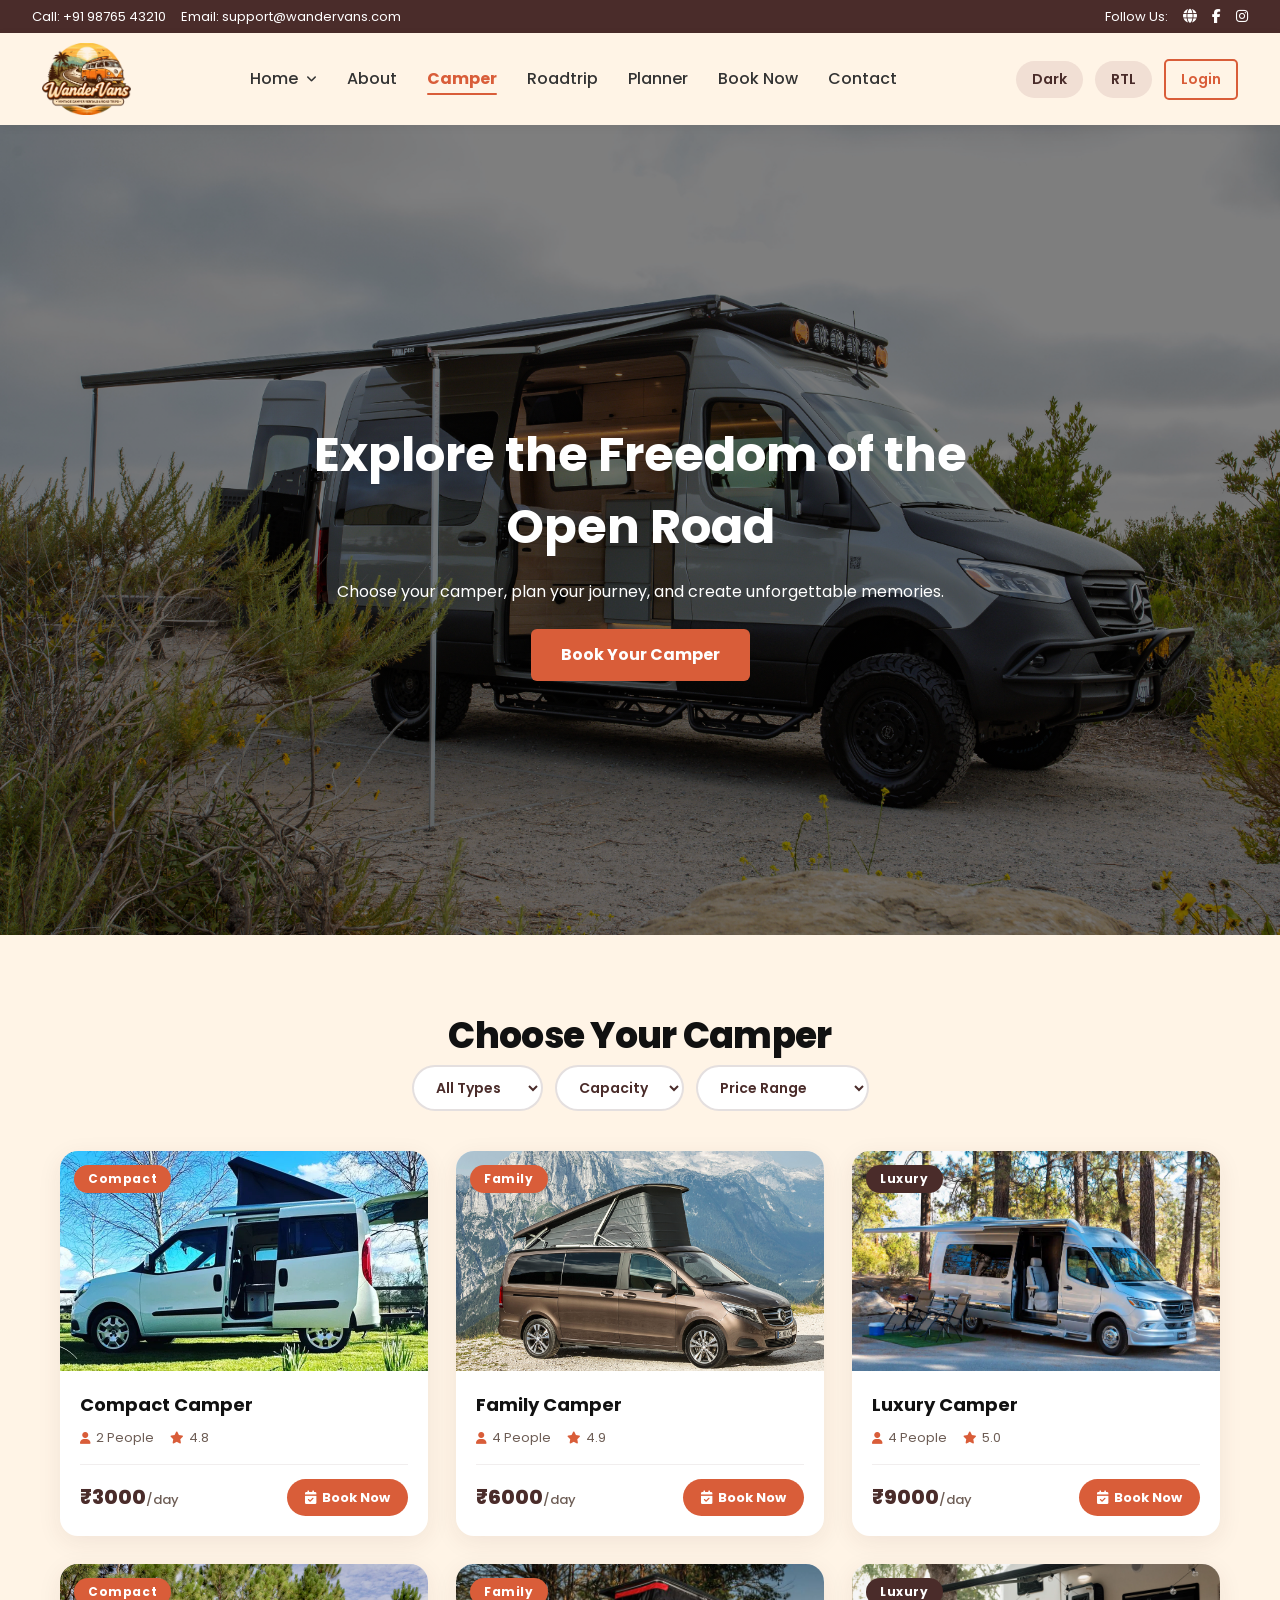
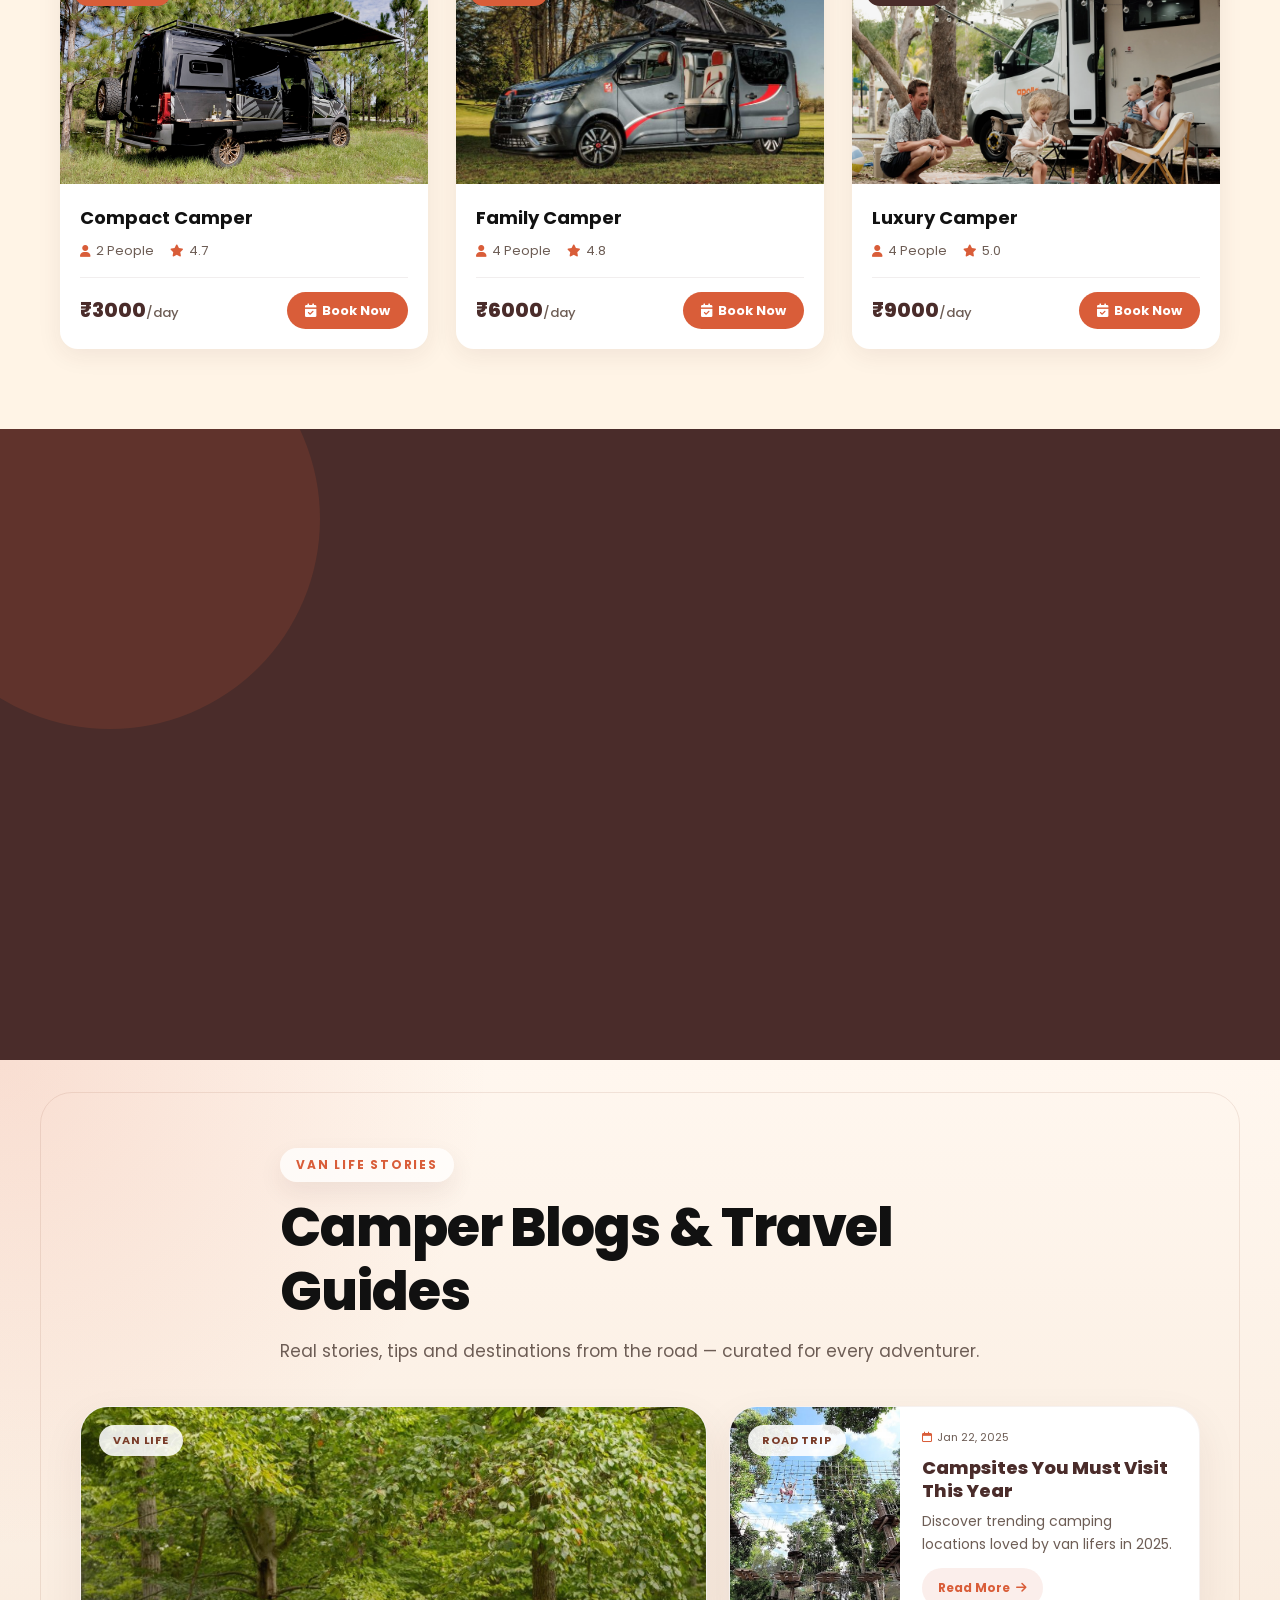
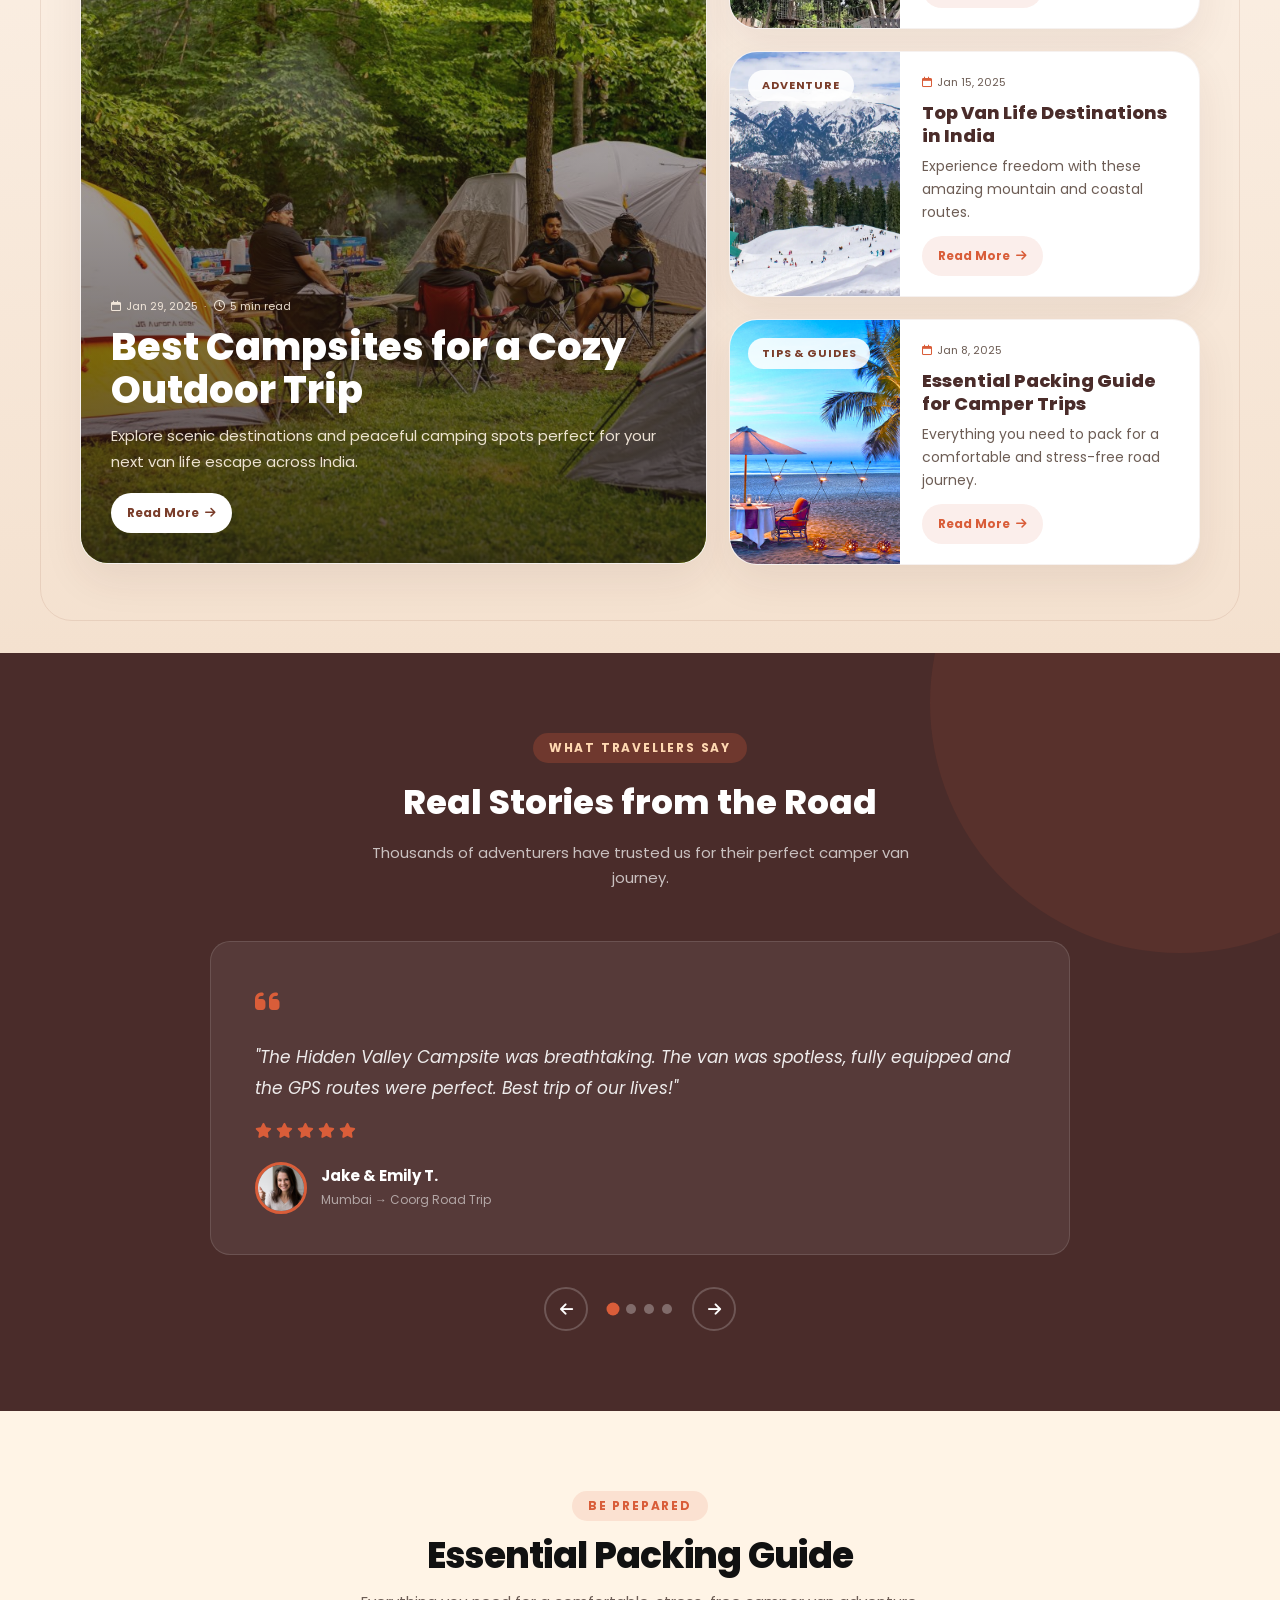
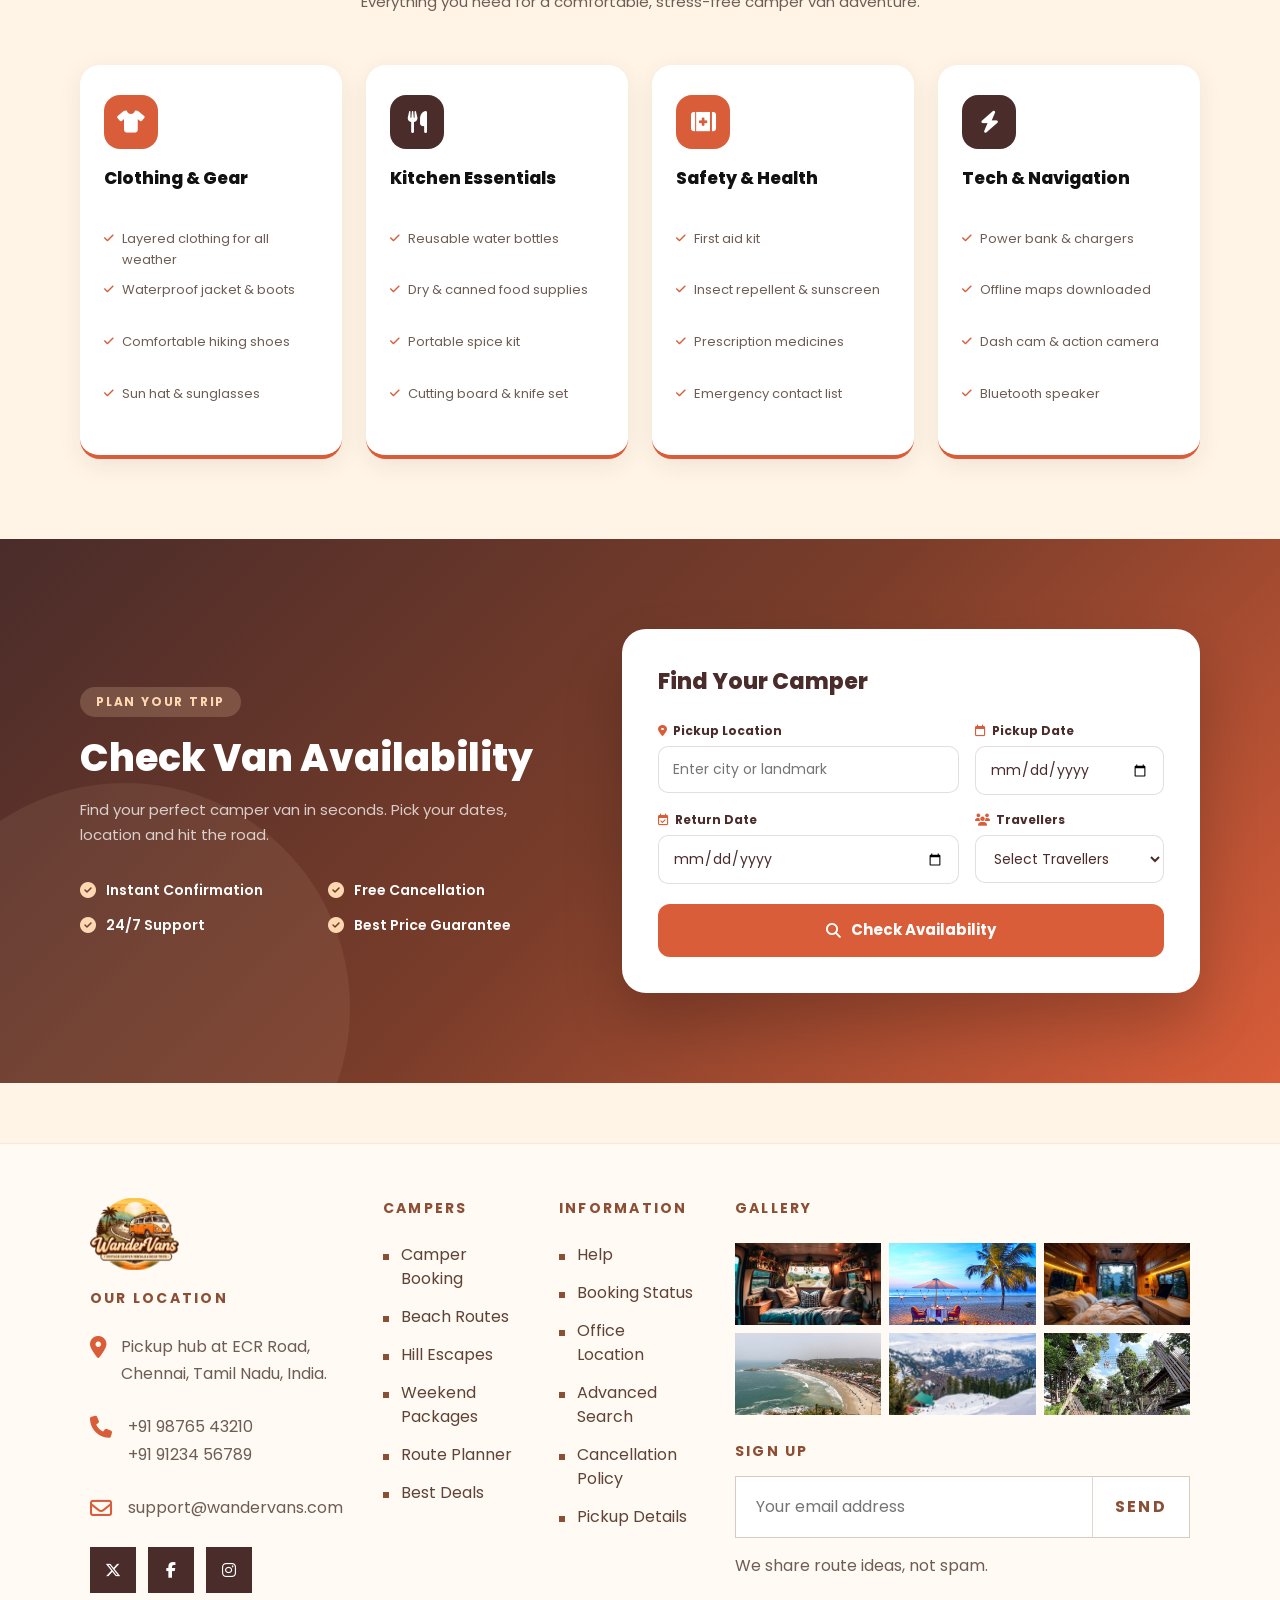
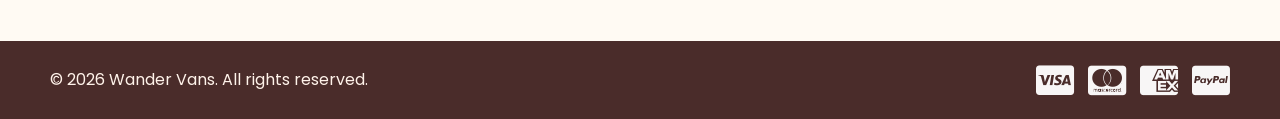
<file: camper.html>
<!DOCTYPE html>
<html lang="en" dir="ltr">
<head>
  <meta charset="UTF-8">
  <meta name="viewport" content="width=device-width, initial-scale=1.0">
  <link rel="icon" type="image/png" href="images/logo-img.png">
  <script src="js/site-preferences.js"></script>
  <script src="js/site-animations.js" defer></script>
  <title>Wander Vans - Campers</title>
  <link rel="stylesheet" href="https://cdnjs.cloudflare.com/ajax/libs/font-awesome/6.5.0/css/all.min.css">
  <link rel="stylesheet" href="css/style.css">
</head>
<body>

<!-- TOP BAR -->
<div class="top-bar">
  <div class="top-left">
    <span>Call: +91 98765 43210</span>
    <span>Email: support@wandervans.com</span>
  </div>
  <div class="top-right">
    <span>Follow Us:</span>
    <a href="#" class="top-social"><i class="fa-solid fa-globe"></i></a>
    <a href="#" class="top-social"><i class="fa-brands fa-facebook-f"></i></a>
    <a href="#" class="top-social"><i class="fa-brands fa-instagram"></i></a>
  </div>
</div>

<!-- NAVBAR -->
<header class="navbar">
  <a href="index.html" class="logo" aria-label="Wander Vans home"><img src="images/logo-img.png" alt="Wander Vans"></a>
  <nav class="menu">
    <ul>
      <li class="menu-dropdown">
        <a href="index.html">Home <i class="fa-solid fa-angle-down"></i></a>
        <ul class="dropdown-menu">
          <li><a href="index.html">Home 1</a></li>
          <li><a href="home2.html">Home 2</a></li>
        </ul>
      </li>
      <li><a href="about.html">About</a></li>
      <li><a href="camper.html" class="active">Camper</a></li>
      <li><a href="roadtrip.html">Roadtrip</a></li>
      <li><a href="planner.html">Planner</a></li>
      <li><a href="book.html">Book Now</a></li>
      <li><a href="contact.html">Contact</a></li>
    </ul>
    <div class="mobile-actions">
      <a href="login.html" class="btn secondary">Login</a>
      <div class="mobile-toggle-row">
        <button type="button" class="mobile-dark-btn toggle-btn">Dark</button>
        <button type="button" class="mobile-rtl-btn toggle-btn">RTL</button>
      </div>
    </div>
  </nav>
  <button class="hamburger" id="hamburger" aria-label="Menu">
    <span></span><span></span><span></span>
  </button>
  <div class="nav-right">
    <button type="button" id="darkToggle" class="toggle-btn">Dark</button>
    <button type="button" id="rtlToggle" class="toggle-btn">RTL</button>
    <a href="login.html" class="btn secondary">Login</a>
  </div>
</header>

<!-- HERO -->
<section class="camper-bg-hero">
  <div class="bg-hero-content">
    <h1>Explore the Freedom of the Open Road</h1>
    <p>Choose your camper, plan your journey, and create unforgettable memories.</p>
    <a href="#" class="bg-hero-btn">Book Your Camper</a>
  </div>
</section>

<!-- CAMPER GRID -->
<section class="camper-section">
  <h2>Choose Your Camper</h2>

  <div class="filter-bar">
    <select id="typeFilter">
      <option value="all">All Types</option>
      <option value="compact">Compact</option>
      <option value="family">Family</option>
      <option value="luxury">Luxury</option>
    </select>
    <select id="capacityFilter">
      <option value="all">Capacity</option>
      <option value="2">2 People</option>
      <option value="4">4 People</option>
    </select>
    <select id="priceFilter">
      <option value="all">Price Range</option>
      <option value="low">Below ₹4000</option>
      <option value="mid">₹4000 - ₹7000</option>
      <option value="high">Above ₹7000</option>
    </select>
  </div>

  <div class="camper-grid" id="camperGrid">

    <div class="camper-card" data-type="compact" data-capacity="2" data-price="low">
      <div class="camper-img-wrap">
        <img src="images/campact-van1.jpg" alt="Compact Camper">
        <span class="camper-badge">Compact</span>
      </div>
      <div class="camper-info">
        <h3>Compact Camper</h3>
        <div class="camper-meta">
          <span><i class="fa-solid fa-user"></i> 2 People</span>
          <span><i class="fa-solid fa-star"></i> 4.8</span>
        </div>
        <div class="camper-bottom">
          <strong class="camper-price">₹3000<small>/day</small></strong>
          <a href="#" class="camper-book-btn"><i class="fa-solid fa-calendar-check"></i> Book Now</a>
        </div>
      </div>
    </div>

    <div class="camper-card" data-type="family" data-capacity="4" data-price="mid">
      <div class="camper-img-wrap">
        <img src="images/campact-van2.jpg" alt="Family Camper">
        <span class="camper-badge">Family</span>
      </div>
      <div class="camper-info">
        <h3>Family Camper</h3>
        <div class="camper-meta">
          <span><i class="fa-solid fa-user"></i> 4 People</span>
          <span><i class="fa-solid fa-star"></i> 4.9</span>
        </div>
        <div class="camper-bottom">
          <strong class="camper-price">₹6000<small>/day</small></strong>
          <a href="#" class="camper-book-btn"><i class="fa-solid fa-calendar-check"></i> Book Now</a>
        </div>
      </div>
    </div>

    <div class="camper-card" data-type="luxury" data-capacity="4" data-price="high">
      <div class="camper-img-wrap">
        <img src="images/luxury-van1.jpg" alt="Luxury Camper">
        <span class="camper-badge camper-badge-luxury">Luxury</span>
      </div>
      <div class="camper-info">
        <h3>Luxury Camper</h3>
        <div class="camper-meta">
          <span><i class="fa-solid fa-user"></i> 4 People</span>
          <span><i class="fa-solid fa-star"></i> 5.0</span>
        </div>
        <div class="camper-bottom">
          <strong class="camper-price">₹9000<small>/day</small></strong>
          <a href="#" class="camper-book-btn"><i class="fa-solid fa-calendar-check"></i> Book Now</a>
        </div>
      </div>
    </div>

    <div class="camper-card" data-type="compact" data-capacity="2" data-price="low">
      <div class="camper-img-wrap">
        <img src="images/luxury-van2.jpg" alt="Compact Camper">
        <span class="camper-badge">Compact</span>
      </div>
      <div class="camper-info">
        <h3>Compact Camper</h3>
        <div class="camper-meta">
          <span><i class="fa-solid fa-user"></i> 2 People</span>
          <span><i class="fa-solid fa-star"></i> 4.7</span>
        </div>
        <div class="camper-bottom">
          <strong class="camper-price">₹3000<small>/day</small></strong>
          <a href="#" class="camper-book-btn"><i class="fa-solid fa-calendar-check"></i> Book Now</a>
        </div>
      </div>
    </div>

    <div class="camper-card" data-type="family" data-capacity="4" data-price="mid">
      <div class="camper-img-wrap">
        <img src="images/family-van1.jpg" alt="Family Camper">
        <span class="camper-badge">Family</span>
      </div>
      <div class="camper-info">
        <h3>Family Camper</h3>
        <div class="camper-meta">
          <span><i class="fa-solid fa-user"></i> 4 People</span>
          <span><i class="fa-solid fa-star"></i> 4.8</span>
        </div>
        <div class="camper-bottom">
          <strong class="camper-price">₹6000<small>/day</small></strong>
          <a href="#" class="camper-book-btn"><i class="fa-solid fa-calendar-check"></i> Book Now</a>
        </div>
      </div>
    </div>

    <div class="camper-card" data-type="luxury" data-capacity="4" data-price="high">
      <div class="camper-img-wrap">
        <img src="images/family-van2.jpg" alt="Luxury Camper">
        <span class="camper-badge camper-badge-luxury">Luxury</span>
      </div>
      <div class="camper-info">
        <h3>Luxury Camper</h3>
        <div class="camper-meta">
          <span><i class="fa-solid fa-user"></i> 4 People</span>
          <span><i class="fa-solid fa-star"></i> 5.0</span>
        </div>
        <div class="camper-bottom">
          <strong class="camper-price">₹9000<small>/day</small></strong>
          <a href="#" class="camper-book-btn"><i class="fa-solid fa-calendar-check"></i> Book Now</a>
        </div>
      </div>
    </div>

  </div>
</section>

<!-- CAMPER FEATURES -->
<section class="camper-features">
  <div class="cf-left">
    <span class="cf-tag">Why Choose Us</span>
    <h2>Everything You Need<br>for the Perfect Trip</h2>
    <p>From compact getaways to luxury road homes, we make every journey unforgettable.</p>
    <a href="#" class="cf-btn"><i class="fa-solid fa-calendar-check"></i> Book Now</a>
  </div>
  <div class="cf-right">
    <div class="cf-card">
      <div class="cf-icon"><i class="fa-solid fa-shield-halved"></i></div>
      <div>
        <h4>Fully Insured Vans</h4>
        <p>Every camper van is fully insured so you can hit the road with total confidence.</p>
      </div>
    </div>
    <div class="cf-card">
      <div class="cf-icon"><i class="fa-solid fa-wrench"></i></div>
      <div>
        <h4>24/7 Roadside Help</h4>
        <p>Breakdown on a mountain trail? Our crew is one call away, day or night.</p>
      </div>
    </div>
    <div class="cf-card">
      <div class="cf-icon"><i class="fa-solid fa-bed"></i></div>
      <div>
        <h4>Cozy Sleep Setup</h4>
        <p>Premium mattresses and bedding inside every van for a restful night outdoors.</p>
      </div>
    </div>
    <div class="cf-card">
      <div class="cf-icon"><i class="fa-solid fa-map-location-dot"></i></div>
      <div>
        <h4>GPS & Route Planner</h4>
        <p>Pre-loaded scenic routes and live GPS to guide every mile of your adventure.</p>
      </div>
    </div>
    <div class="cf-card">
      <div class="cf-icon"><i class="fa-solid fa-kitchen-set"></i></div>
      <div>
        <h4>On-Road Kitchen</h4>
        <p>Cook fresh meals anywhere with a fully stocked kitchen built right into the van.</p>
      </div>
    </div>
    <div class="cf-card">
      <div class="cf-icon"><i class="fa-solid fa-solar-panel"></i></div>
      <div>
        <h4>Solar Power Ready</h4>
        <p>Rooftop solar panels keep your devices charged even in the most remote spots.</p>
      </div>
    </div>
  </div>
</section>
<section class="camper-blog">
  <div class="cb-header">
    <span class="cb-tag">Van Life Stories</span>
    <h2>Camper Blogs & Travel Guides</h2>
    <p>Real stories, tips and destinations from the road — curated for every adventurer.</p>
  </div>

  <div class="cb-grid">

    <div class="cb-card cb-card-featured">
      <div class="cb-img-wrap">
        <img src="images/camping.jpg" alt="Blog 1">
        <span class="cb-cat">Van Life</span>
      </div>
      <div class="cb-body">
        <div class="cb-meta"><i class="fa-regular fa-calendar"></i> Jan 29, 2025 &nbsp;·&nbsp; <i class="fa-regular fa-clock"></i> 5 min read</div>
        <h3>Best Campsites for a Cozy Outdoor Trip</h3>
        <p>Explore scenic destinations and peaceful camping spots perfect for your next van life escape across India.</p>
        <a href="#" class="cb-read-btn">Read More <i class="fa-solid fa-arrow-right"></i></a>
      </div>
    </div>

    <div class="cb-card">
      <div class="cb-img-wrap">
        <img src="images/forest.jpg" alt="Blog 2">
        <span class="cb-cat">Road Trip</span>
      </div>
      <div class="cb-body">
        <div class="cb-meta"><i class="fa-regular fa-calendar"></i> Jan 22, 2025</div>
        <h3>Campsites You Must Visit This Year</h3>
        <p>Discover trending camping locations loved by van lifers in 2025.</p>
        <a href="#" class="cb-read-btn">Read More <i class="fa-solid fa-arrow-right"></i></a>
      </div>
    </div>

    <div class="cb-card">
      <div class="cb-img-wrap">
        <img src="images/mountain.jpg" alt="Blog 3">
        <span class="cb-cat">Adventure</span>
      </div>
      <div class="cb-body">
        <div class="cb-meta"><i class="fa-regular fa-calendar"></i> Jan 15, 2025</div>
        <h3>Top Van Life Destinations in India</h3>
        <p>Experience freedom with these amazing mountain and coastal routes.</p>
        <a href="#" class="cb-read-btn">Read More <i class="fa-solid fa-arrow-right"></i></a>
      </div>
    </div>

    <div class="cb-card">
      <div class="cb-img-wrap">
        <img src="images/beach.jpg" alt="Blog 4">
        <span class="cb-cat">Tips & Guides</span>
      </div>
      <div class="cb-body">
        <div class="cb-meta"><i class="fa-regular fa-calendar"></i> Jan 8, 2025</div>
        <h3>Essential Packing Guide for Camper Trips</h3>
        <p>Everything you need to pack for a comfortable and stress-free road journey.</p>
        <a href="#" class="cb-read-btn">Read More <i class="fa-solid fa-arrow-right"></i></a>
      </div>
    </div>

  </div>
</section>
<section class="testi-section">
  <div class="testi-header">
    <span class="testi-tag">What Travellers Say</span>
    <h2>Real Stories from the Road</h2>
    <p>Thousands of adventurers have trusted us for their perfect camper van journey.</p>
  </div>

  <div class="testi-track-wrap">
    <div class="testi-track" id="testiTrack">

      <div class="testi-card">
        <div class="testi-quote"><i class="fa-solid fa-quote-left"></i></div>
        <p>"The Hidden Valley Campsite was breathtaking. The van was spotless, fully equipped and the GPS routes were perfect. Best trip of our lives!"</p>
        <div class="testi-stars"><i class="fa-solid fa-star"></i><i class="fa-solid fa-star"></i><i class="fa-solid fa-star"></i><i class="fa-solid fa-star"></i><i class="fa-solid fa-star"></i></div>
        <div class="testi-user">
          <img src="images/user1.jpg" alt="Jake">
          <div>
            <strong>Jake & Emily T.</strong>
            <span>Mumbai → Coorg Road Trip</span>
          </div>
        </div>
      </div>

      <div class="testi-card">
        <div class="testi-quote"><i class="fa-solid fa-quote-left"></i></div>
        <p>"Amazing camper experience! Everything was clean, comfortable and the kitchen setup made cooking on the road so easy. Highly recommend!"</p>
        <div class="testi-stars"><i class="fa-solid fa-star"></i><i class="fa-solid fa-star"></i><i class="fa-solid fa-star"></i><i class="fa-solid fa-star"></i><i class="fa-solid fa-star"></i></div>
        <div class="testi-user">
          <img src="images/user2.jpg" alt="Arun">
          <div>
            <strong>Arun & Priya</strong>
            <span>Chennai → Ooty Adventure</span>
          </div>
        </div>
      </div>

      <div class="testi-card">
        <div class="testi-quote"><i class="fa-solid fa-quote-left"></i></div>
        <p>"Best trip ever! The solar-powered van kept all our devices charged even in remote mountain areas. Will definitely book again!"</p>
        <div class="testi-stars"><i class="fa-solid fa-star"></i><i class="fa-solid fa-star"></i><i class="fa-solid fa-star"></i><i class="fa-solid fa-star"></i><i class="fa-solid fa-star"></i></div>
        <div class="testi-user">
          <img src="images/user3.jpg" alt="Rahul">
          <div>
            <strong>Rahul & Sneha</strong>
            <span>Bangalore → Hampi Journey</span>
          </div>
        </div>
      </div>

      <div class="testi-card">
        <div class="testi-quote"><i class="fa-solid fa-quote-left"></i></div>
        <p>"The 24/7 roadside support gave us total peace of mind. The van was luxurious and the whole experience was absolutely unforgettable."</p>
        <div class="testi-stars"><i class="fa-solid fa-star"></i><i class="fa-solid fa-star"></i><i class="fa-solid fa-star"></i><i class="fa-solid fa-star"></i><i class="fa-solid fa-star"></i></div>
        <div class="testi-user">
          <img src="images/user1.jpg" alt="Meera">
          <div>
            <strong>Meera & Karthik</strong>
            <span>Hyderabad → Goa Coastal Drive</span>
          </div>
        </div>
      </div>

    </div>
  </div>

  <div class="testi-nav">
    <button class="testi-btn" id="testiPrev"><i class="fa-solid fa-arrow-left"></i></button>
    <div class="testi-dots" id="testiDots"></div>
    <button class="testi-btn" id="testiNext"><i class="fa-solid fa-arrow-right"></i></button>
  </div>
</section>
<section class="packing-section">
  <div class="packing-header">
    <span class="packing-tag">Be Prepared</span>
    <h2>Essential Packing Guide</h2>
    <p>Everything you need for a comfortable, stress-free camper van adventure.</p>
  </div>

  <div class="packing-grid">

    <div class="packing-card">
      <div class="packing-icon" style="background:#D95D39"><i class="fa-solid fa-shirt"></i></div>
      <h4>Clothing & Gear</h4>
      <ul>
        <li><i class="fa-solid fa-check"></i> Layered clothing for all weather</li>
        <li><i class="fa-solid fa-check"></i> Waterproof jacket & boots</li>
        <li><i class="fa-solid fa-check"></i> Comfortable hiking shoes</li>
        <li><i class="fa-solid fa-check"></i> Sun hat & sunglasses</li>
      </ul>
    </div>

    <div class="packing-card">
      <div class="packing-icon" style="background:#4A2C2A"><i class="fa-solid fa-utensils"></i></div>
      <h4>Kitchen Essentials</h4>
      <ul>
        <li><i class="fa-solid fa-check"></i> Reusable water bottles</li>
        <li><i class="fa-solid fa-check"></i> Dry & canned food supplies</li>
        <li><i class="fa-solid fa-check"></i> Portable spice kit</li>
        <li><i class="fa-solid fa-check"></i> Cutting board & knife set</li>
      </ul>
    </div>

    <div class="packing-card">
      <div class="packing-icon" style="background:#D95D39"><i class="fa-solid fa-kit-medical"></i></div>
      <h4>Safety & Health</h4>
      <ul>
        <li><i class="fa-solid fa-check"></i> First aid kit</li>
        <li><i class="fa-solid fa-check"></i> Insect repellent & sunscreen</li>
        <li><i class="fa-solid fa-check"></i> Prescription medicines</li>
        <li><i class="fa-solid fa-check"></i> Emergency contact list</li>
      </ul>
    </div>

    <div class="packing-card">
      <div class="packing-icon" style="background:#4A2C2A"><i class="fa-solid fa-bolt"></i></div>
      <h4>Tech & Navigation</h4>
      <ul>
        <li><i class="fa-solid fa-check"></i> Power bank & chargers</li>
        <li><i class="fa-solid fa-check"></i> Offline maps downloaded</li>
        <li><i class="fa-solid fa-check"></i> Dash cam & action camera</li>
        <li><i class="fa-solid fa-check"></i> Bluetooth speaker</li>
      </ul>
    </div>

  </div>
</section>

<section class="avail-section">
  <div class="avail-inner">
    <div class="avail-left">
      <span class="avail-tag">Plan Your Trip</span>
      <h2>Check Van Availability</h2>
      <p>Find your perfect camper van in seconds. Pick your dates, location and hit the road.</p>
      <div class="avail-perks">
        <div class="avail-perk"><i class="fa-solid fa-circle-check"></i> Instant Confirmation</div>
        <div class="avail-perk"><i class="fa-solid fa-circle-check"></i> Free Cancellation</div>
        <div class="avail-perk"><i class="fa-solid fa-circle-check"></i> 24/7 Support</div>
        <div class="avail-perk"><i class="fa-solid fa-circle-check"></i> Best Price Guarantee</div>
      </div>
    </div>
    <div class="avail-right">
      <form class="avail-form">
        <h3>Find Your Camper</h3>
        <div class="avail-fields">
          <div class="avail-field">
            <label><i class="fa-solid fa-location-dot"></i> Pickup Location</label>
            <input type="text" placeholder="Enter city or landmark">
          </div>
          <div class="avail-field">
            <label><i class="fa-regular fa-calendar"></i> Pickup Date</label>
            <input type="date">
          </div>
          <div class="avail-field">
            <label><i class="fa-regular fa-calendar-check"></i> Return Date</label>
            <input type="date">
          </div>
          <div class="avail-field">
            <label><i class="fa-solid fa-users"></i> Travellers</label>
            <select>
              <option>Select Travellers</option>
              <option>2 People</option>
              <option>4 People</option>
              <option>6 People</option>
            </select>
          </div>
        </div>
        <button type="submit"><i class="fa-solid fa-magnifying-glass"></i> Check Availability</button>
      </form>
    </div>
  </div>
</section>
<footer class="footer">
  <div class="footer-top">
    <div class="footer-col footer-location">
      <a href="index.html" class="footer-brand" aria-label="Wander Vans home">
        <img src="images/logo-img.png" alt="Wander Vans">
      </a>
      <h3>Our Location</h3>
      <div class="footer-contact-item">
        <i class="fa-solid fa-location-dot"></i>
        <p>Pickup hub at ECR Road, Chennai, Tamil Nadu, India.</p>
      </div>
      <div class="footer-contact-item">
        <i class="fa-solid fa-phone"></i>
        <p>+91 98765 43210<br>+91 91234 56789</p>
      </div>
      <div class="footer-contact-item">
        <i class="fa-regular fa-envelope"></i>
        <p>support@wandervans.com</p>
      </div>
      <div class="footer-socials">
        <a href="#" aria-label="X"><i class="fa-brands fa-x-twitter"></i></a>
        <a href="#" aria-label="Facebook"><i class="fa-brands fa-facebook-f"></i></a>
        <a href="#" aria-label="Instagram"><i class="fa-brands fa-instagram"></i></a>
      </div>
    </div>
    <div class="footer-col">
      <h3>Campers</h3>
      <ul class="footer-list">
        <li><a href="#">Camper Booking</a></li>
        <li><a href="#">Beach Routes</a></li>
        <li><a href="#">Hill Escapes</a></li>
        <li><a href="#">Weekend Packages</a></li>
        <li><a href="#">Route Planner</a></li>
        <li><a href="#">Best Deals</a></li>
      </ul>
    </div>
    <div class="footer-col">
      <h3>Information</h3>
      <ul class="footer-list">
        <li><a href="#">Help</a></li>
        <li><a href="#">Booking Status</a></li>
        <li><a href="#">Office Location</a></li>
        <li><a href="#">Advanced Search</a></li>
        <li><a href="#">Cancellation Policy</a></li>
        <li><a href="#">Pickup Details</a></li>
      </ul>
    </div>
    <div class="footer-col footer-gallery-col">
      <h3>Gallery</h3>
      <div class="footer-gallery">
        <img src="images/van1.jpg" alt="Camper by the road">
        <img src="images/beach.jpg" alt="Beach road trip">
        <img src="images/van2.jpg" alt="Traveler with camper">
        <img src="images/trip1.jpg" alt="Coastal route">
        <img src="images/mountain.jpg" alt="Mountain escape">
        <img src="images/forest.jpg" alt="Forest camping">
      </div>
      <h4>Sign Up</h4>
      <form class="footer-signup">
        <input type="email" placeholder="Your email address" aria-label="Email address">
        <button type="submit">Send</button>
      </form>
      <p class="footer-small">We share route ideas, not spam.</p>
    </div>
  </div>
  <div class="footer-bottom">
    <p>&copy; 2026 Wander Vans. All rights reserved.</p>
    <div class="footer-payments" aria-label="Accepted payments">
      <i class="fa-brands fa-cc-visa"></i>
      <i class="fa-brands fa-cc-mastercard"></i>
      <i class="fa-brands fa-cc-amex"></i>
      <i class="fa-brands fa-cc-paypal"></i>
    </div>
  </div>
</footer>

<script>
  if (document.querySelector(".footer-signup")) {
    document.querySelector(".footer-signup").addEventListener("submit", function(e) { e.preventDefault(); });
  }
  document.getElementById("darkToggle").addEventListener("click", function() {
    document.body.classList.toggle("dark");
  });
  document.getElementById("rtlToggle").addEventListener("click", function() {
    const html = document.documentElement;
    html.dir = html.dir === "rtl" ? "ltr" : "rtl";
  });

  const typeFilter = document.getElementById("typeFilter");
  const capacityFilter = document.getElementById("capacityFilter");
  const priceFilter = document.getElementById("priceFilter");
  const cards = document.querySelectorAll(".camper-card");

  function filterCards() {
    const type = typeFilter.value;
    const capacity = capacityFilter.value;
    const price = priceFilter.value;
    cards.forEach(function(card) {
      const ok = (type === "all" || card.dataset.type === type) &&
                 (capacity === "all" || card.dataset.capacity === capacity) &&
                 (price === "all" || card.dataset.price === price);
      card.classList.toggle("hidden", !ok);
    });
  }

  typeFilter.addEventListener("change", filterCards);
  capacityFilter.addEventListener("change", filterCards);
  priceFilter.addEventListener("change", filterCards);
</script>
<script>
const track = document.getElementById("sliderTrack");
const next = document.querySelector(".next");
const prev = document.querySelector(".prev");

let index = 0;
const cardWidth = 320; // card + gap

if (track && next && prev) {
  next.addEventListener("click", () => {
    index++;
    track.style.transform = `translateX(-${index * cardWidth}px)`;
  });

  prev.addEventListener("click", () => {
    if (index > 0) index--;
    track.style.transform = `translateX(-${index * cardWidth}px)`;
  });
}
</script>
<script>
const testiTrack = document.getElementById("testiTrack");
const testiCards = testiTrack ? testiTrack.querySelectorAll(".testi-card") : [];
const testiDotsWrap = document.getElementById("testiDots");
const testiPrev = document.getElementById("testiPrev");
const testiNext = document.getElementById("testiNext");
let testiIndex = 0;

if (testiTrack && testiDotsWrap && testiPrev && testiNext && testiCards.length) {
  function syncTestiButtons() {
    const isRtl = document.documentElement.dir === "rtl";
    const prevIcon = testiPrev.querySelector("i");
    const nextIcon = testiNext.querySelector("i");

    if (prevIcon) {
      prevIcon.className = "fa-solid " + (isRtl ? "fa-arrow-right" : "fa-arrow-left");
    }

    if (nextIcon) {
      nextIcon.className = "fa-solid " + (isRtl ? "fa-arrow-left" : "fa-arrow-right");
    }
  }

  testiCards.forEach(function(_, i) {
    const dot = document.createElement("button");
    dot.classList.add("testi-dot");
    if (i === 0) dot.classList.add("active");
    dot.addEventListener("click", function() { goToTesti(i); });
    testiDotsWrap.appendChild(dot);
  });

  function goToTesti(index) {
    testiIndex = index;
    var dir = document.documentElement.dir === "rtl" ? 1 : -1;
    testiTrack.style.transform = "translateX(" + (dir * index * 100) + "%)";
    document.querySelectorAll(".testi-dot").forEach(function(d, i) {
      d.classList.toggle("active", i === index);
    });
  }

  syncTestiButtons();
  goToTesti(0);

  testiNext.addEventListener("click", function() {
    goToTesti((testiIndex + 1) % testiCards.length);
  });

  testiPrev.addEventListener("click", function() {
    goToTesti((testiIndex - 1 + testiCards.length) % testiCards.length);
  });

  setInterval(function() {
    goToTesti((testiIndex + 1) % testiCards.length);
  }, 4500);

  new MutationObserver(function() {
    syncTestiButtons();
  }).observe(document.documentElement, { attributes: true, attributeFilter: ["dir"] });
}
</script>

<!-- SCROLL TO TOP -->
<button class="scroll-top-btn" id="scrollTopBtn" aria-label="Scroll to top">
  <i class="fa-solid fa-arrow-up"></i>
</button>

<script>
var scrollBtn = document.getElementById("scrollTopBtn");
window.addEventListener("scroll", function() {
  if (window.scrollY > 300) {
    scrollBtn.classList.add("visible");
  } else {
    scrollBtn.classList.remove("visible");
  }
});
scrollBtn.addEventListener("click", function() {
  window.scrollTo({ top: 0, behavior: "smooth" });
});
</script>
<script>
var ham = document.getElementById("hamburger");
var menu = document.querySelector(".menu");
if (ham && menu) {
  ham.addEventListener("click", function() {
    ham.classList.toggle("open");
    menu.classList.toggle("open");
  });
  document.querySelectorAll(".menu a, .mobile-actions a").forEach(function(link) {
    link.addEventListener("click", function() {
      ham.classList.remove("open");
      menu.classList.remove("open");
    });
  });
}
var mDark = document.querySelector(".mobile-dark-btn");
var mRtl = document.querySelector(".mobile-rtl-btn");
if (mDark) mDark.addEventListener("click", function() { document.body.classList.toggle("dark"); });
if (mRtl) mRtl.addEventListener("click", function() { var h = document.documentElement; h.dir = h.dir === "rtl" ? "ltr" : "rtl"; });
</script>
</body>
</html>
</file>
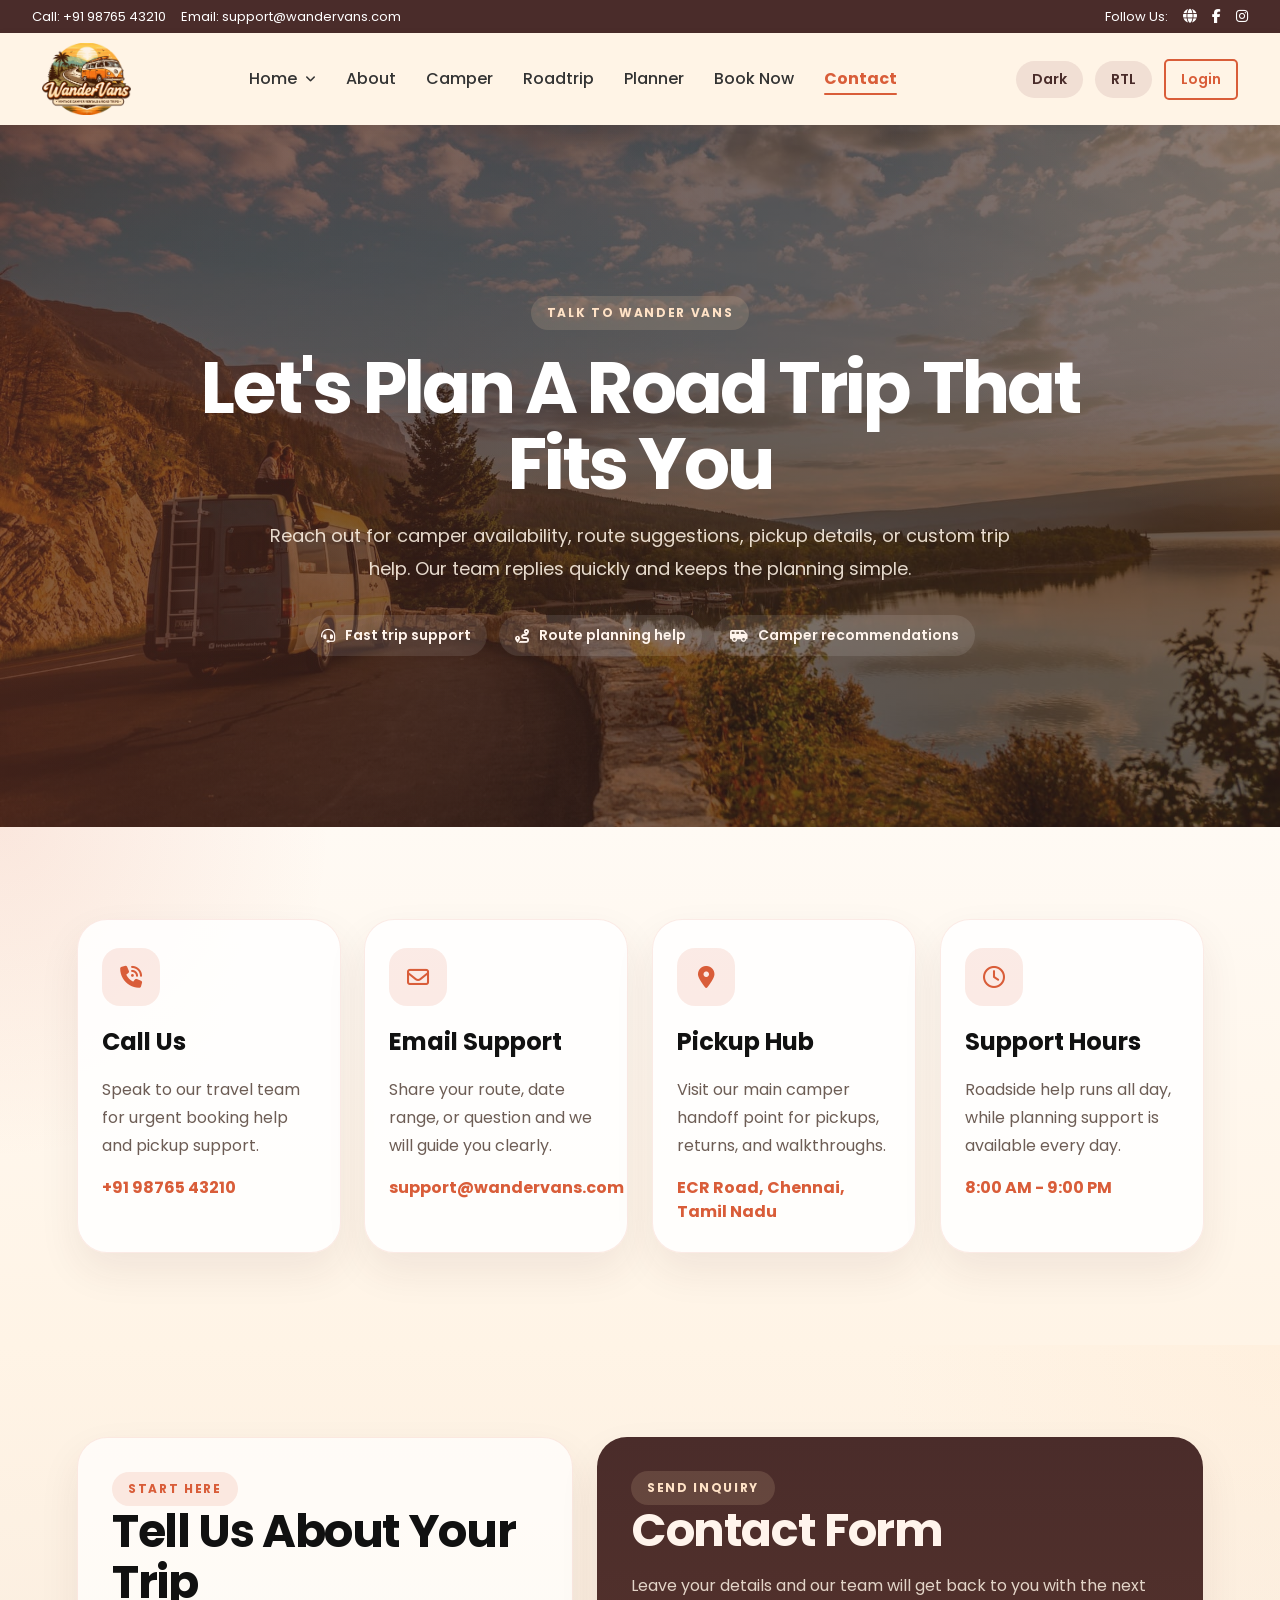
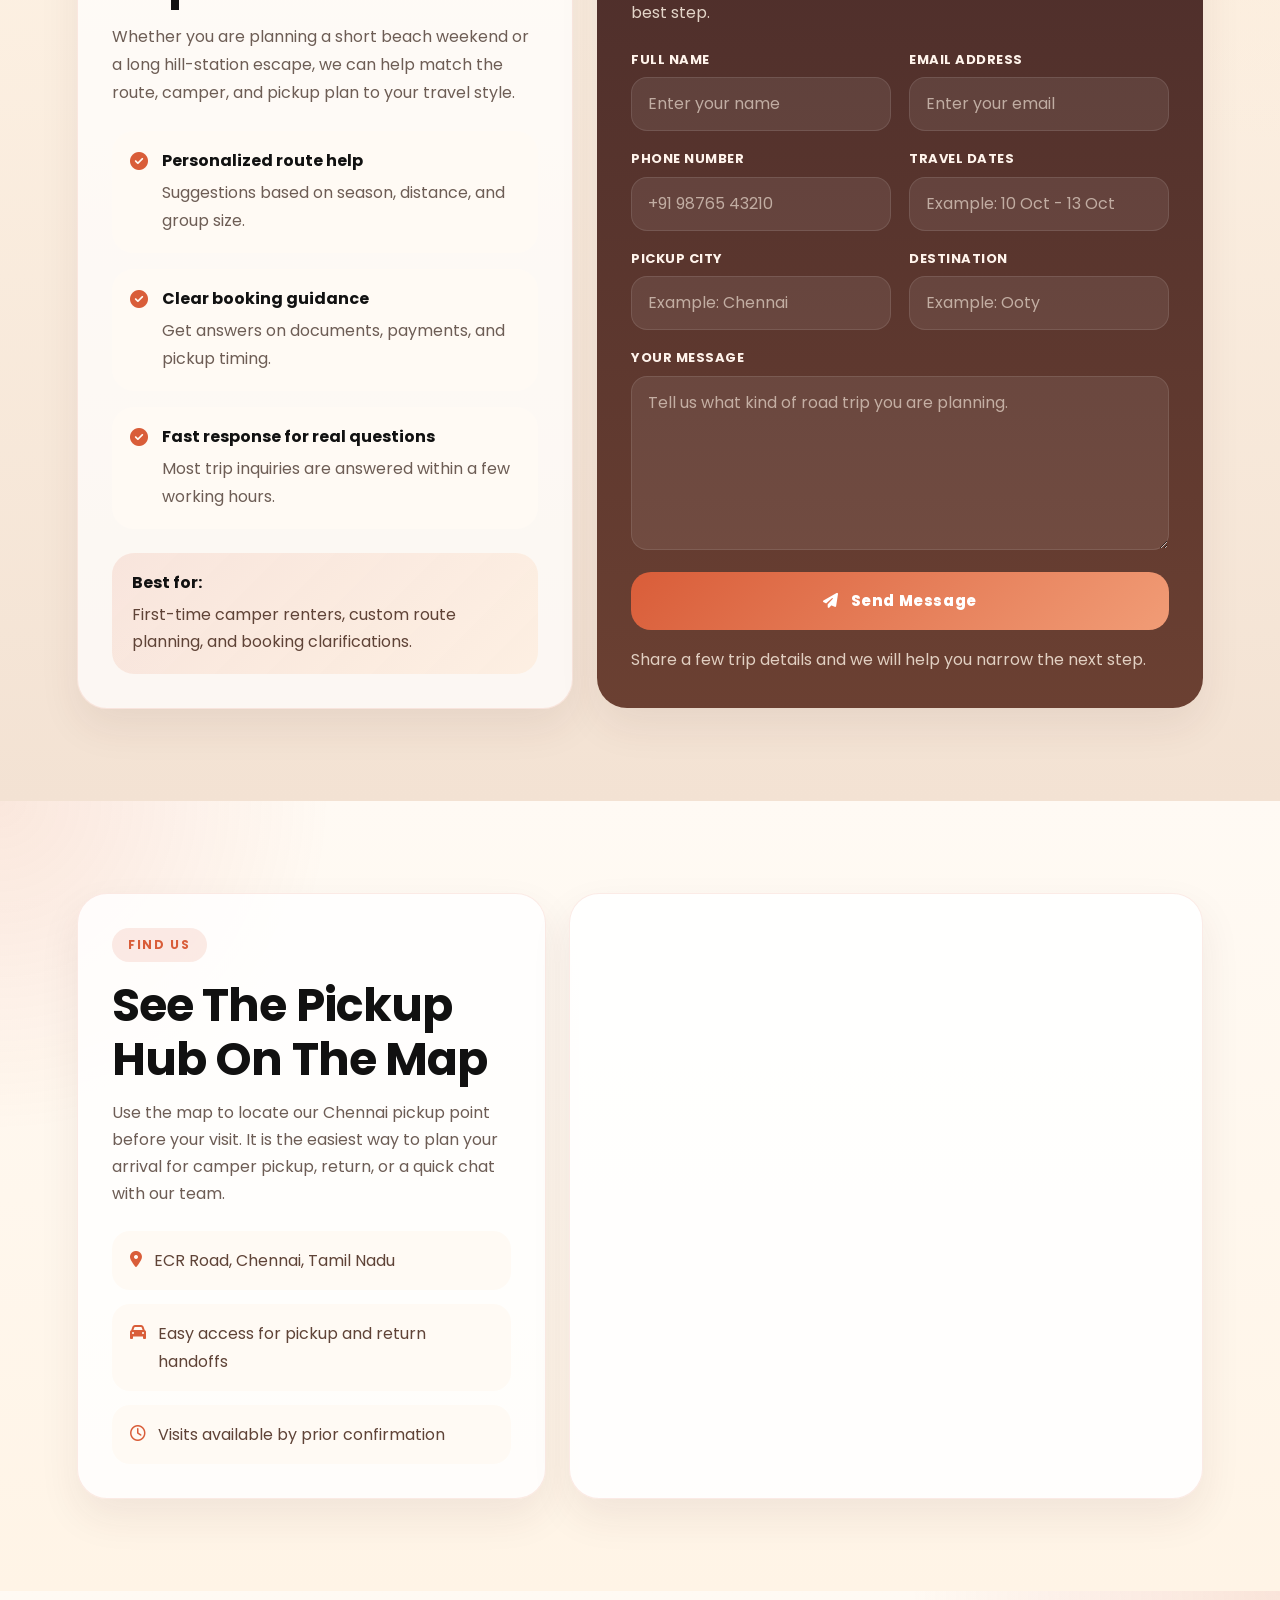
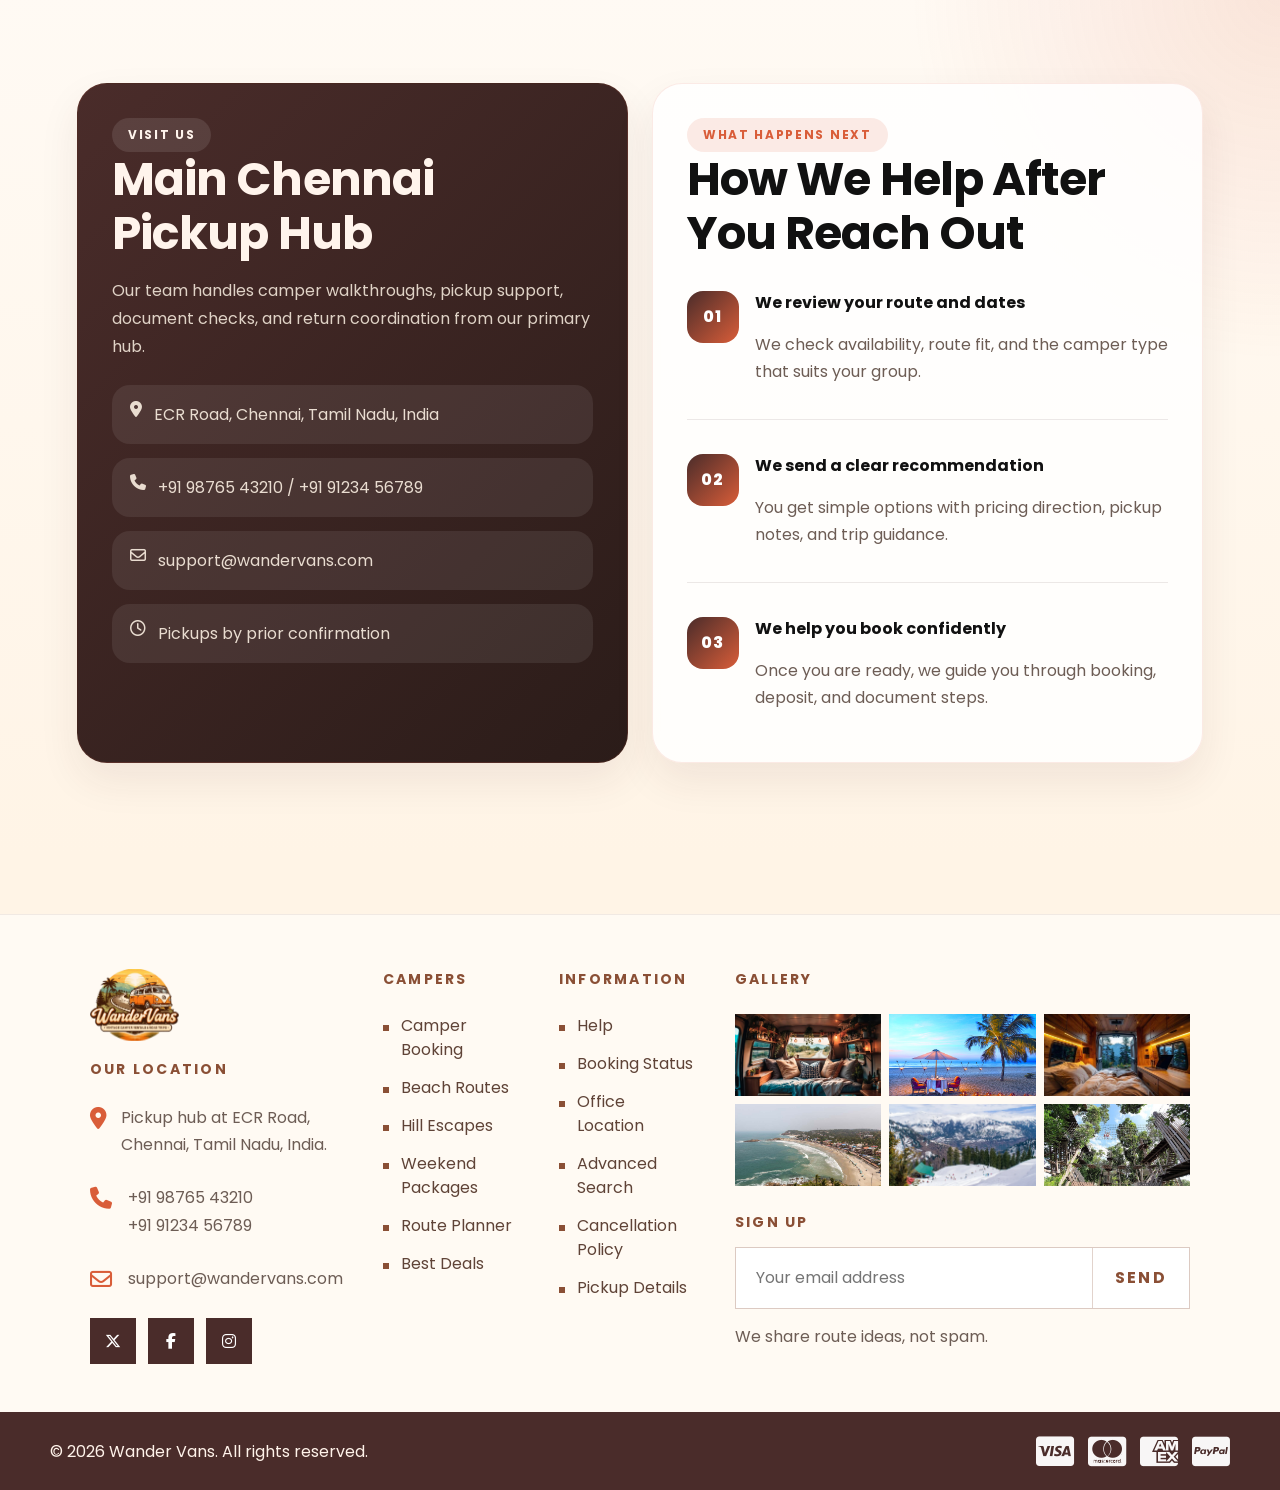
<file: contact.html>
<!DOCTYPE html>
<html lang="en" dir="ltr">
<head>
  <meta charset="UTF-8">
  <meta name="viewport" content="width=device-width, initial-scale=1.0">
  <link rel="icon" type="image/png" href="images/logo-img.png">
  <script src="js/site-preferences.js"></script>
  <script src="js/site-animations.js" defer></script>
  <title>Wander Vans - Contact</title>
  <link rel="stylesheet" href="https://cdnjs.cloudflare.com/ajax/libs/font-awesome/6.5.0/css/all.min.css">
  <link rel="stylesheet" href="css/style.css">
</head>
<body>
<div class="top-bar">
  <div class="top-left">
    <span>Call: +91 98765 43210</span>
    <span>Email: support@wandervans.com</span>
  </div>

  <div class="top-right">
    <span>Follow Us:</span>
    <a href="#" class="top-social"><i class="fa-solid fa-globe"></i></a>
    <a href="#" class="top-social"><i class="fa-brands fa-facebook-f"></i></a>
    <a href="#" class="top-social"><i class="fa-brands fa-instagram"></i></a>
  </div>
</div>

<header class="navbar">
  <a href="index.html" class="logo" aria-label="Wander Vans home">
    <img src="images/logo-img.png" alt="Wander Vans">
  </a>

  <nav class="menu" id="siteMenu">
    <ul>
      <li class="menu-dropdown">
        <a href="index.html">Home <i class="fa-solid fa-angle-down"></i></a>
        <ul class="dropdown-menu">
          <li><a href="index.html">Home 1</a></li>
          <li><a href="home2.html">Home 2</a></li>
        </ul>
      </li>
      <li><a href="about.html">About</a></li>
      <li><a href="camper.html">Camper</a></li>
      <li><a href="roadtrip.html">Roadtrip</a></li>
      <li><a href="planner.html">Planner</a></li>
      <li><a href="book.html">Book Now</a></li>
      <li><a href="contact.html" class="active">Contact</a></li>
    </ul>
    <div class="mobile-actions">
      <a href="login.html" class="btn secondary">Login</a>
      <div class="mobile-toggle-row">
        <button type="button" class="mobile-dark-btn toggle-btn">Dark</button>
        <button type="button" class="mobile-rtl-btn toggle-btn">RTL</button>
      </div>
    </div>
  </nav>

  <button class="hamburger" id="hamburger" aria-label="Menu" aria-controls="siteMenu" aria-expanded="false">
    <span></span><span></span><span></span>
  </button>
  <div class="nav-right">
    <button type="button" id="darkToggle" class="toggle-btn">Dark</button>
    <button type="button" id="rtlToggle" class="toggle-btn">RTL</button>
    <a href="login.html" class="btn secondary">Login</a>
  </div>
</header>

<section class="contact-hero">
  <div class="contact-hero-inner">
    <span class="contact-kicker">Talk To Wander Vans</span>
    <h1>Let's Plan A Road Trip That Fits You</h1>
    <p>
      Reach out for camper availability, route suggestions, pickup details, or custom
      trip help. Our team replies quickly and keeps the planning simple.
    </p>

    <div class="contact-hero-points">
      <span><i class="fa-solid fa-headset"></i> Fast trip support</span>
      <span><i class="fa-solid fa-route"></i> Route planning help</span>
      <span><i class="fa-solid fa-van-shuttle"></i> Camper recommendations</span>
    </div>
  </div>
</section>

<section class="contact-quick">
  <div class="contact-quick-grid">
    <article class="contact-quick-card">
      <div class="contact-quick-icon"><i class="fa-solid fa-phone-volume"></i></div>
      <h3>Call Us</h3>
      <p>Speak to our travel team for urgent booking help and pickup support.</p>
      <a href="tel:+919876543210">+91 98765 43210</a>
    </article>

    <article class="contact-quick-card">
      <div class="contact-quick-icon"><i class="fa-regular fa-envelope"></i></div>
      <h3>Email Support</h3>
      <p>Share your route, date range, or question and we will guide you clearly.</p>
      <a href="mailto:support@wandervans.com">support@wandervans.com</a>
    </article>

    <article class="contact-quick-card">
      <div class="contact-quick-icon"><i class="fa-solid fa-location-dot"></i></div>
      <h3>Pickup Hub</h3>
      <p>Visit our main camper handoff point for pickups, returns, and walkthroughs.</p>
      <span>ECR Road, Chennai, Tamil Nadu</span>
    </article>

    <article class="contact-quick-card">
      <div class="contact-quick-icon"><i class="fa-regular fa-clock"></i></div>
      <h3>Support Hours</h3>
      <p>Roadside help runs all day, while planning support is available every day.</p>
      <span>8:00 AM - 9:00 PM</span>
    </article>
  </div>
</section>

<section class="contact-main">
  <div class="contact-main-grid">
    <div class="contact-copy-card">
      <span class="contact-section-tag">Start Here</span>
      <h2>Tell Us About Your Trip</h2>
      <p>
        Whether you are planning a short beach weekend or a long hill-station escape,
        we can help match the route, camper, and pickup plan to your travel style.
      </p>

      <div class="contact-copy-list">
        <div class="contact-copy-item">
          <i class="fa-solid fa-circle-check"></i>
          <div>
            <strong>Personalized route help</strong>
            <span>Suggestions based on season, distance, and group size.</span>
          </div>
        </div>

        <div class="contact-copy-item">
          <i class="fa-solid fa-circle-check"></i>
          <div>
            <strong>Clear booking guidance</strong>
            <span>Get answers on documents, payments, and pickup timing.</span>
          </div>
        </div>

        <div class="contact-copy-item">
          <i class="fa-solid fa-circle-check"></i>
          <div>
            <strong>Fast response for real questions</strong>
            <span>Most trip inquiries are answered within a few working hours.</span>
          </div>
        </div>
      </div>

      <div class="contact-highlight-box">
        <strong>Best for:</strong>
        <span>First-time camper renters, custom route planning, and booking clarifications.</span>
      </div>
    </div>

    <div class="contact-form-card">
      <div class="contact-form-head">
        <span class="contact-section-tag contact-section-tag-soft">Send Inquiry</span>
        <h2>Contact Form</h2>
        <p>Leave your details and our team will get back to you with the next best step.</p>
      </div>

      <form id="contactForm" class="contact-form">
        <div class="contact-form-grid">
          <label class="contact-field">
            <span>Full Name</span>
            <input type="text" id="contactName" placeholder="Enter your name" required>
          </label>

          <label class="contact-field">
            <span>Email Address</span>
            <input type="email" id="contactEmail" placeholder="Enter your email" required>
          </label>

          <label class="contact-field">
            <span>Phone Number</span>
            <input type="tel" id="contactPhone" placeholder="+91 98765 43210">
          </label>

          <label class="contact-field">
            <span>Travel Dates</span>
            <input type="text" id="contactDates" placeholder="Example: 10 Oct - 13 Oct">
          </label>

          <label class="contact-field">
            <span>Pickup City</span>
            <input type="text" id="contactPickup" placeholder="Example: Chennai">
          </label>

          <label class="contact-field">
            <span>Destination</span>
            <input type="text" id="contactDestination" placeholder="Example: Ooty">
          </label>
        </div>

        <label class="contact-field contact-field-full">
          <span>Your Message</span>
          <textarea id="contactMessage" rows="6" placeholder="Tell us what kind of road trip you are planning." required></textarea>
        </label>

        <button type="submit" class="contact-submit-btn">
          <i class="fa-solid fa-paper-plane"></i>
          Send Message
        </button>
        <p class="contact-status" id="contactStatus">Share a few trip details and we will help you narrow the next step.</p>
      </form>
    </div>
  </div>
</section>

<section class="contact-map">
  <div class="contact-map-grid">
    <div class="contact-map-copy">
      <span class="contact-section-tag">Find Us</span>
      <h2>See The Pickup Hub On The Map</h2>
      <p>
        Use the map to locate our Chennai pickup point before your visit. It is the
        easiest way to plan your arrival for camper pickup, return, or a quick chat
        with our team.
      </p>

      <div class="contact-map-points">
        <div><i class="fa-solid fa-location-dot"></i> ECR Road, Chennai, Tamil Nadu</div>
        <div><i class="fa-solid fa-car"></i> Easy access for pickup and return handoffs</div>
        <div><i class="fa-regular fa-clock"></i> Visits available by prior confirmation</div>
      </div>
    </div>

    <div class="contact-map-frame-wrap">
      <iframe
        class="contact-map-frame"
        title="Wander Vans pickup hub map"
        src="https://www.google.com/maps?q=ECR%20Road%20Chennai%20Tamil%20Nadu&output=embed"
        loading="lazy"
        referrerpolicy="no-referrer-when-downgrade"
        allowfullscreen>
      </iframe>
    </div>
  </div>
</section>

<section class="contact-visit">
  <div class="contact-visit-grid">
    <div class="contact-visit-card contact-visit-card-dark">
      <span class="contact-section-tag contact-section-tag-ghost">Visit Us</span>
      <h2>Main Chennai Pickup Hub</h2>
      <p>
        Our team handles camper walkthroughs, pickup support, document checks, and return coordination from our primary hub.
      </p>

      <div class="contact-visit-list">
        <div><i class="fa-solid fa-location-dot"></i> ECR Road, Chennai, Tamil Nadu, India</div>
        <div><i class="fa-solid fa-phone"></i> +91 98765 43210 / +91 91234 56789</div>
        <div><i class="fa-regular fa-envelope"></i> support@wandervans.com</div>
        <div><i class="fa-regular fa-clock"></i> Pickups by prior confirmation</div>
      </div>
    </div>

    <div class="contact-visit-card">
      <span class="contact-section-tag">What Happens Next</span>
      <h2>How We Help After You Reach Out</h2>

      <div class="contact-step-list">
        <div class="contact-step-item">
          <span>01</span>
          <div>
            <strong>We review your route and dates</strong>
            <p>We check availability, route fit, and the camper type that suits your group.</p>
          </div>
        </div>

        <div class="contact-step-item">
          <span>02</span>
          <div>
            <strong>We send a clear recommendation</strong>
            <p>You get simple options with pricing direction, pickup notes, and trip guidance.</p>
          </div>
        </div>

        <div class="contact-step-item">
          <span>03</span>
          <div>
            <strong>We help you book confidently</strong>
            <p>Once you are ready, we guide you through booking, deposit, and document steps.</p>
          </div>
        </div>
      </div>
    </div>
  </div>
</section>

<footer class="footer" id="contact">
  <div class="footer-top">
    <div class="footer-col footer-location">
      <a href="index.html" class="footer-brand" aria-label="Wander Vans home">
        <img src="images/logo-img.png" alt="Wander Vans">
      </a>
      <h3>Our Location</h3>

      <div class="footer-contact-item">
        <i class="fa-solid fa-location-dot"></i>
        <p>Pickup hub at ECR Road, Chennai, Tamil Nadu, India.</p>
      </div>

      <div class="footer-contact-item">
        <i class="fa-solid fa-phone"></i>
        <p>+91 98765 43210<br>+91 91234 56789</p>
      </div>

      <div class="footer-contact-item">
        <i class="fa-regular fa-envelope"></i>
        <p>support@wandervans.com</p>
      </div>

      <div class="footer-socials">
        <a href="#" aria-label="X"><i class="fa-brands fa-x-twitter"></i></a>
        <a href="#" aria-label="Facebook"><i class="fa-brands fa-facebook-f"></i></a>
        <a href="#" aria-label="Instagram"><i class="fa-brands fa-instagram"></i></a>
      </div>
    </div>

    <div class="footer-col">
      <h3>Campers</h3>
      <ul class="footer-list">
        <li><a href="#">Camper Booking</a></li>
        <li><a href="#">Beach Routes</a></li>
        <li><a href="#">Hill Escapes</a></li>
        <li><a href="#">Weekend Packages</a></li>
        <li><a href="#">Route Planner</a></li>
        <li><a href="#">Best Deals</a></li>
      </ul>
    </div>

    <div class="footer-col">
      <h3>Information</h3>
      <ul class="footer-list">
        <li><a href="#">Help</a></li>
        <li><a href="#">Booking Status</a></li>
        <li><a href="#">Office Location</a></li>
        <li><a href="#">Advanced Search</a></li>
        <li><a href="#">Cancellation Policy</a></li>
        <li><a href="#">Pickup Details</a></li>
      </ul>
    </div>

    <div class="footer-col footer-gallery-col">
      <h3>Gallery</h3>
      <div class="footer-gallery">
        <img src="images/van1.jpg" alt="Camper by the road">
        <img src="images/beach.jpg" alt="Beach road trip">
        <img src="images/van2.jpg" alt="Traveler with camper">
        <img src="images/trip1.jpg" alt="Coastal route">
        <img src="images/mountain.jpg" alt="Mountain escape">
        <img src="images/forest.jpg" alt="Forest camping">
      </div>

      <h4>Sign Up</h4>
      <form class="footer-signup">
        <input type="email" placeholder="Your email address" aria-label="Email address">
        <button type="submit">Send</button>
      </form>
      <p class="footer-small">We share route ideas, not spam.</p>
    </div>
  </div>

  <div class="footer-bottom">
    <p>&copy; 2026 Wander Vans. All rights reserved.</p>
    <div class="footer-payments" aria-label="Accepted payments">
      <i class="fa-brands fa-cc-visa"></i>
      <i class="fa-brands fa-cc-mastercard"></i>
      <i class="fa-brands fa-cc-amex"></i>
      <i class="fa-brands fa-cc-paypal"></i>
    </div>
  </div>
</footer>

<script>
  const footerSignup = document.querySelector(".footer-signup");
  const contactForm = document.getElementById("contactForm");
  const contactStatus = document.getElementById("contactStatus");
  const contactName = document.getElementById("contactName");
  const contactPickup = document.getElementById("contactPickup");
  const contactDestination = document.getElementById("contactDestination");

  if (footerSignup) {
    footerSignup.addEventListener("submit", function (event) {
      event.preventDefault();
    });
  }

  document.getElementById("darkToggle").addEventListener("click", function () {
    document.body.classList.toggle("dark");
  });

  document.getElementById("rtlToggle").addEventListener("click", function () {
    const html = document.documentElement;
    html.dir = html.dir === "rtl" ? "ltr" : "rtl";
  });

  if (contactForm) {
    contactForm.addEventListener("submit", function (event) {
      event.preventDefault();

      const traveler = contactName.value || "Traveler";
      const pickup = contactPickup.value || "your pickup city";
      const destination = contactDestination.value || "your destination";

      contactStatus.textContent = traveler + ", thanks for reaching out. We will review your trip from " + pickup + " to " + destination + " and get back to you soon.";
    });
  }
</script>

<!-- SCROLL TO TOP -->
<button class="scroll-top-btn" id="scrollTopBtn" aria-label="Scroll to top">
  <i class="fa-solid fa-arrow-up"></i>
</button>

<script>
var scrollBtn = document.getElementById("scrollTopBtn");
window.addEventListener("scroll", function() {
  if (window.scrollY > 300) {
    scrollBtn.classList.add("visible");
  } else {
    scrollBtn.classList.remove("visible");
  }
});
scrollBtn.addEventListener("click", function() {
  window.scrollTo({ top: 0, behavior: "smooth" });
});
</script>
<script>
var ham = document.getElementById("hamburger");
var menu = document.querySelector(".menu");
if (ham && menu) {
  function closeMenu() {
    ham.classList.remove("open");
    menu.classList.remove("open");
    ham.setAttribute("aria-expanded", "false");
    document.body.classList.remove("menu-open");
  }

  ham.addEventListener("click", function() {
    var isOpen = ham.classList.toggle("open");
    menu.classList.toggle("open");
    ham.setAttribute("aria-expanded", isOpen ? "true" : "false");
    document.body.classList.toggle("menu-open", isOpen);
  });

  document.querySelectorAll(".menu a, .mobile-actions a").forEach(function(link) {
    link.addEventListener("click", function() {
      closeMenu();
    });
  });

  document.addEventListener("click", function(event) {
    if (!menu.classList.contains("open")) return;
    if (menu.contains(event.target) || ham.contains(event.target)) return;
    closeMenu();
  });

  document.addEventListener("keydown", function(event) {
    if (event.key === "Escape") {
      closeMenu();
    }
  });

  window.addEventListener("resize", function() {
    if (window.innerWidth > 1024) {
      closeMenu();
    }
  });
}
var mDark = document.querySelector(".mobile-dark-btn");
var mRtl = document.querySelector(".mobile-rtl-btn");
if (mDark) mDark.addEventListener("click", function() { document.body.classList.toggle("dark"); });
if (mRtl) mRtl.addEventListener("click", function() { var h = document.documentElement; h.dir = h.dir === "rtl" ? "ltr" : "rtl"; });
</script>
</body>
</html>
</file>
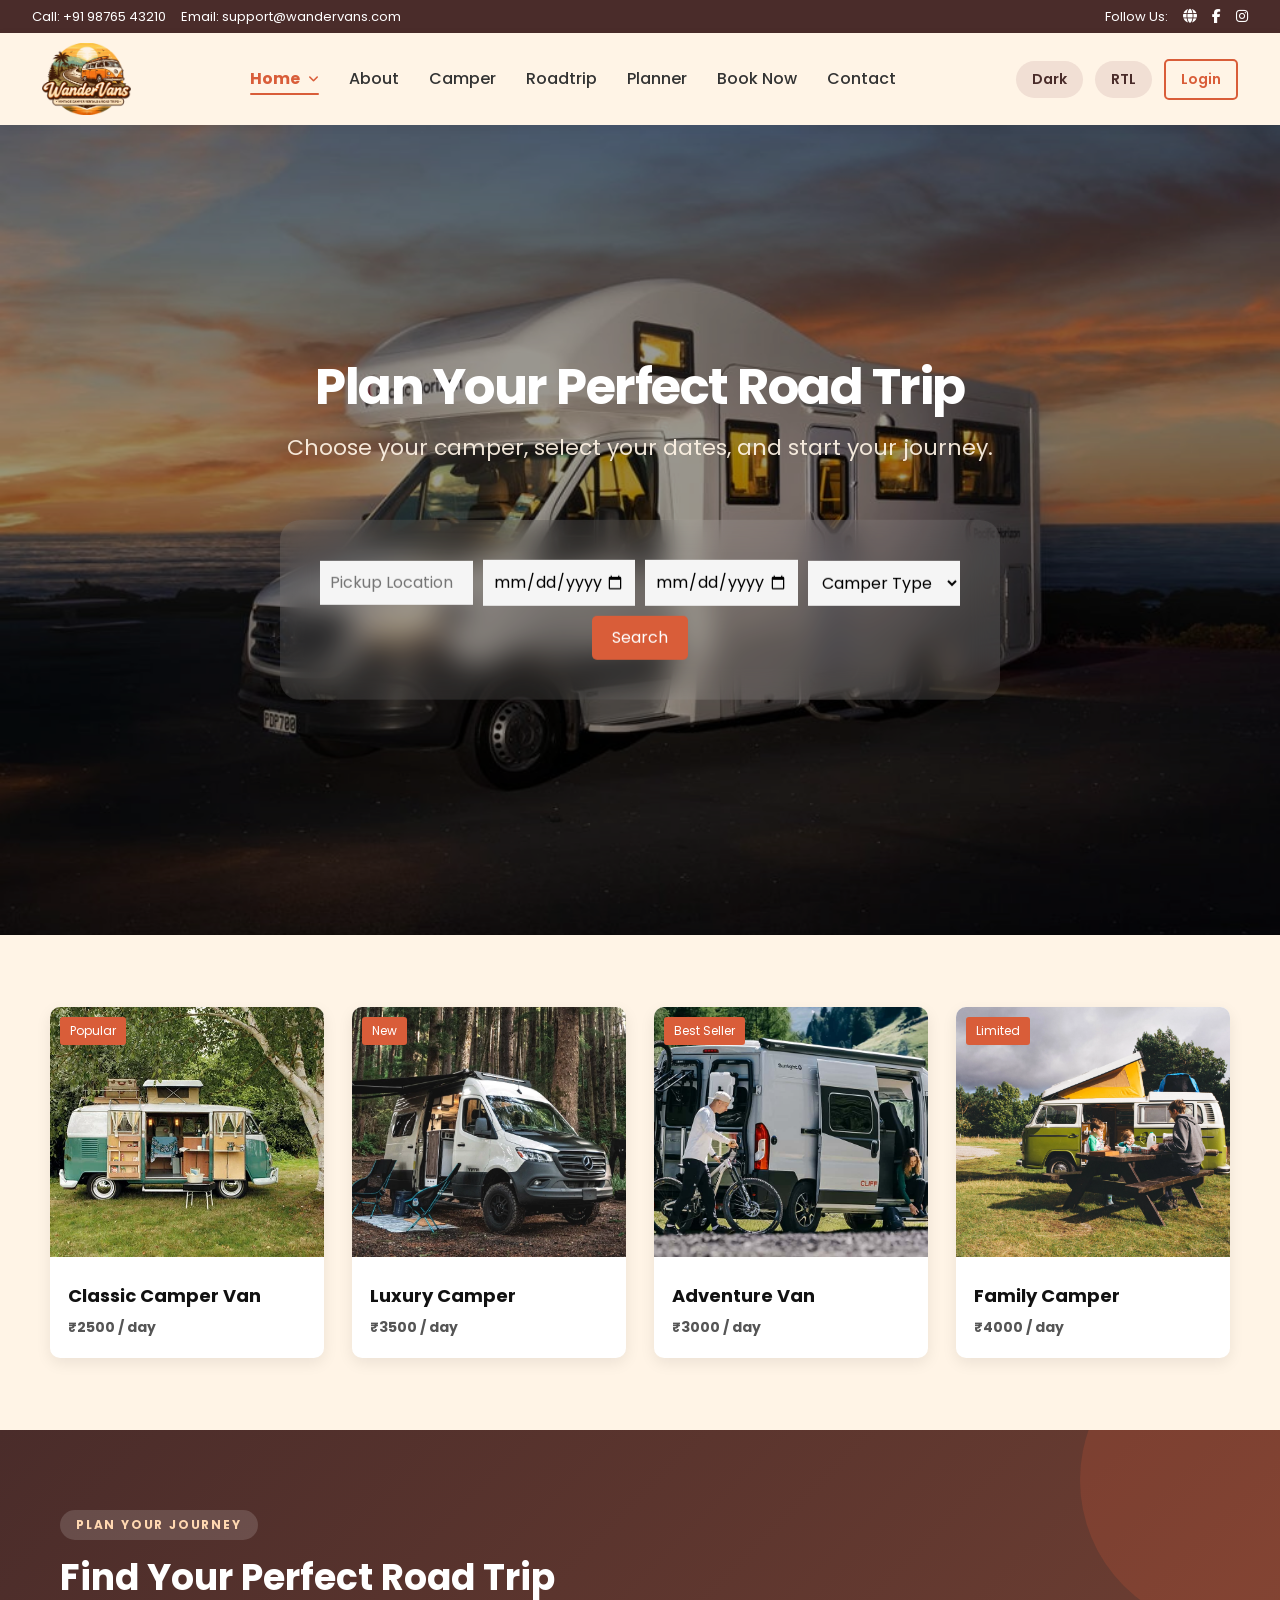
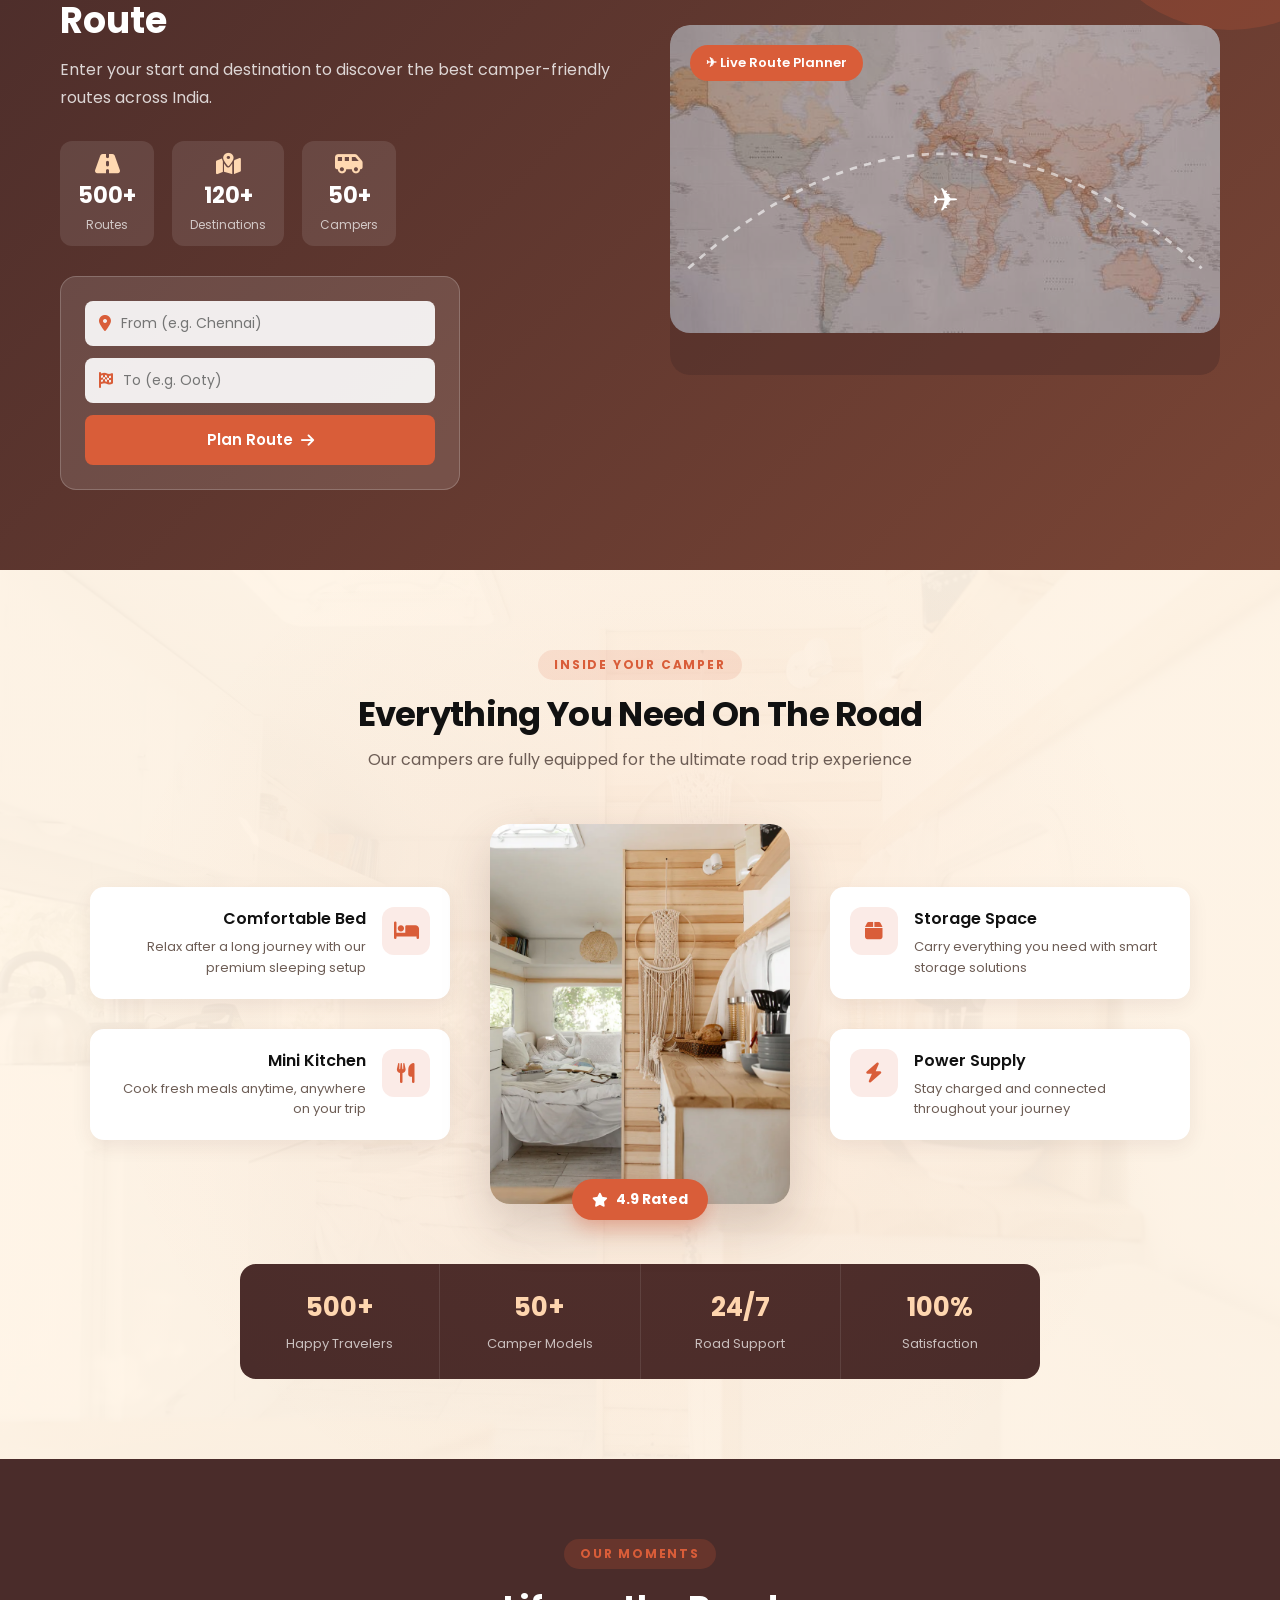
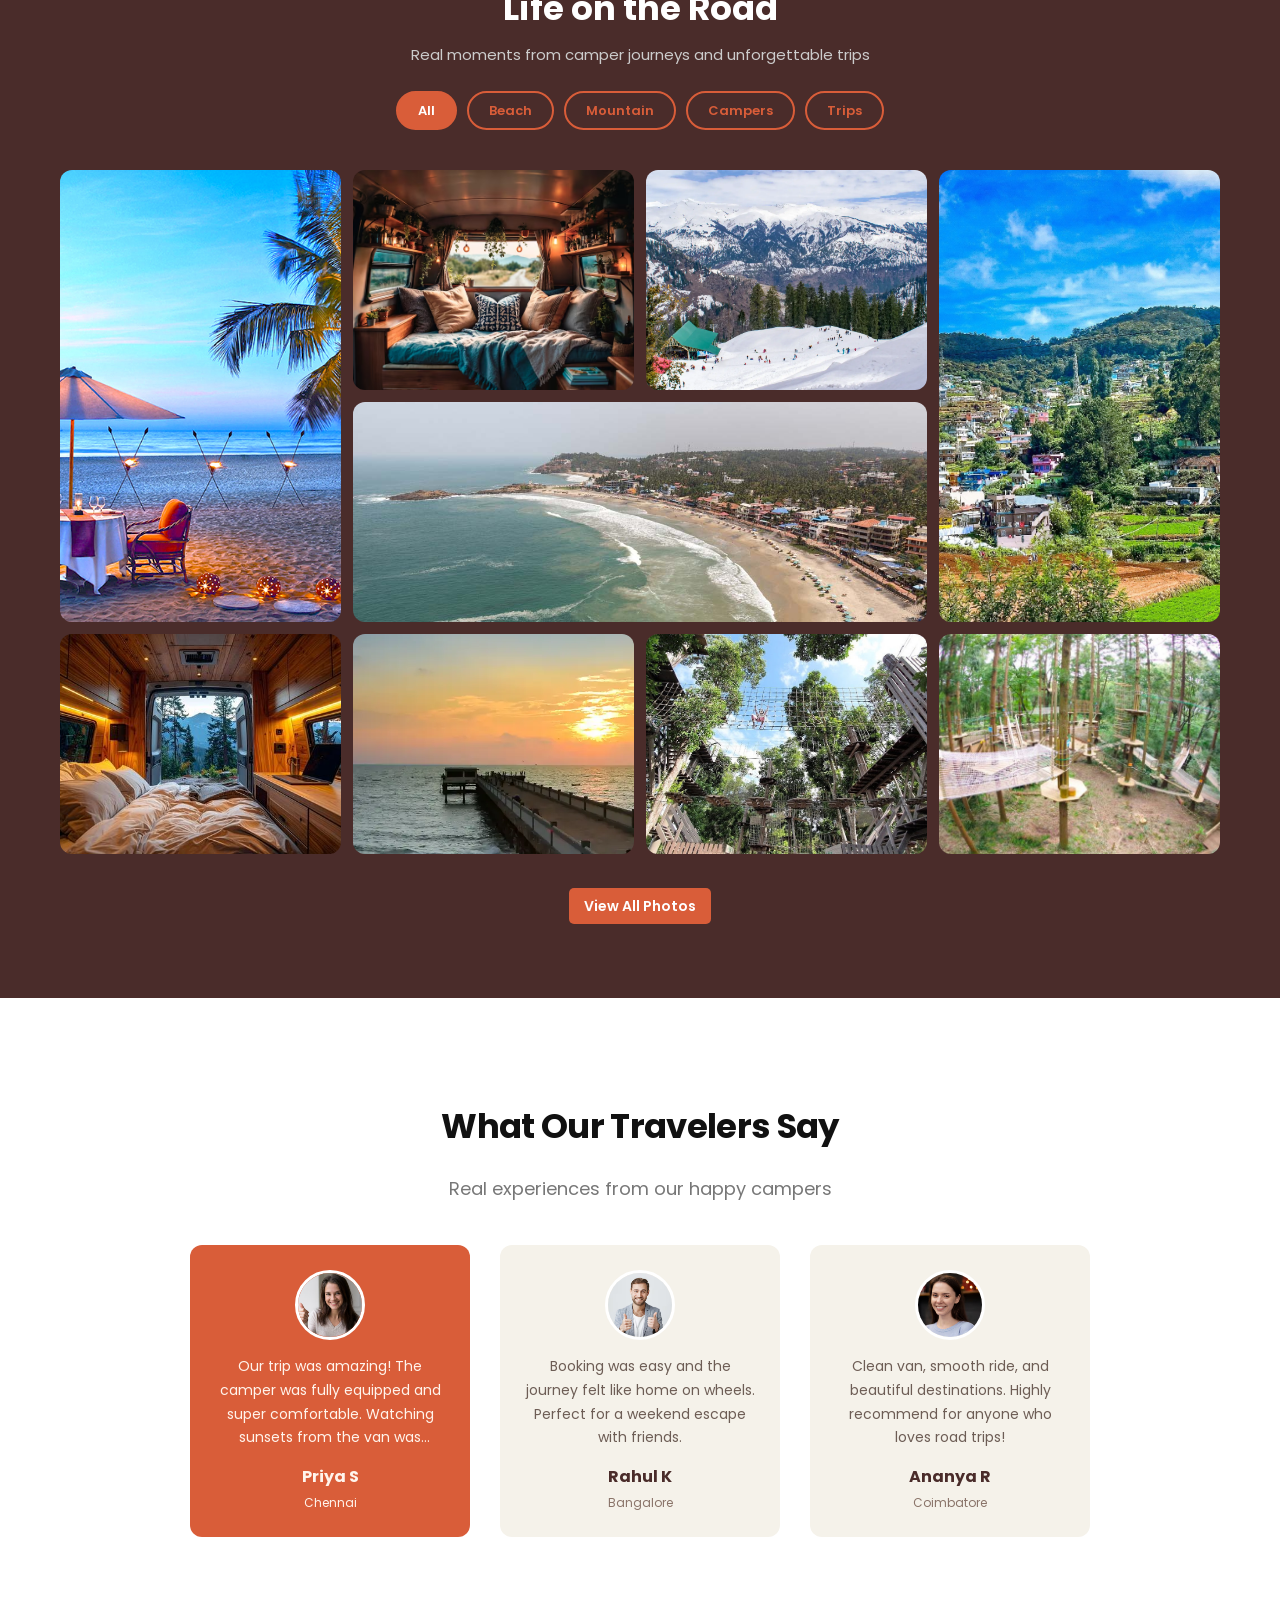
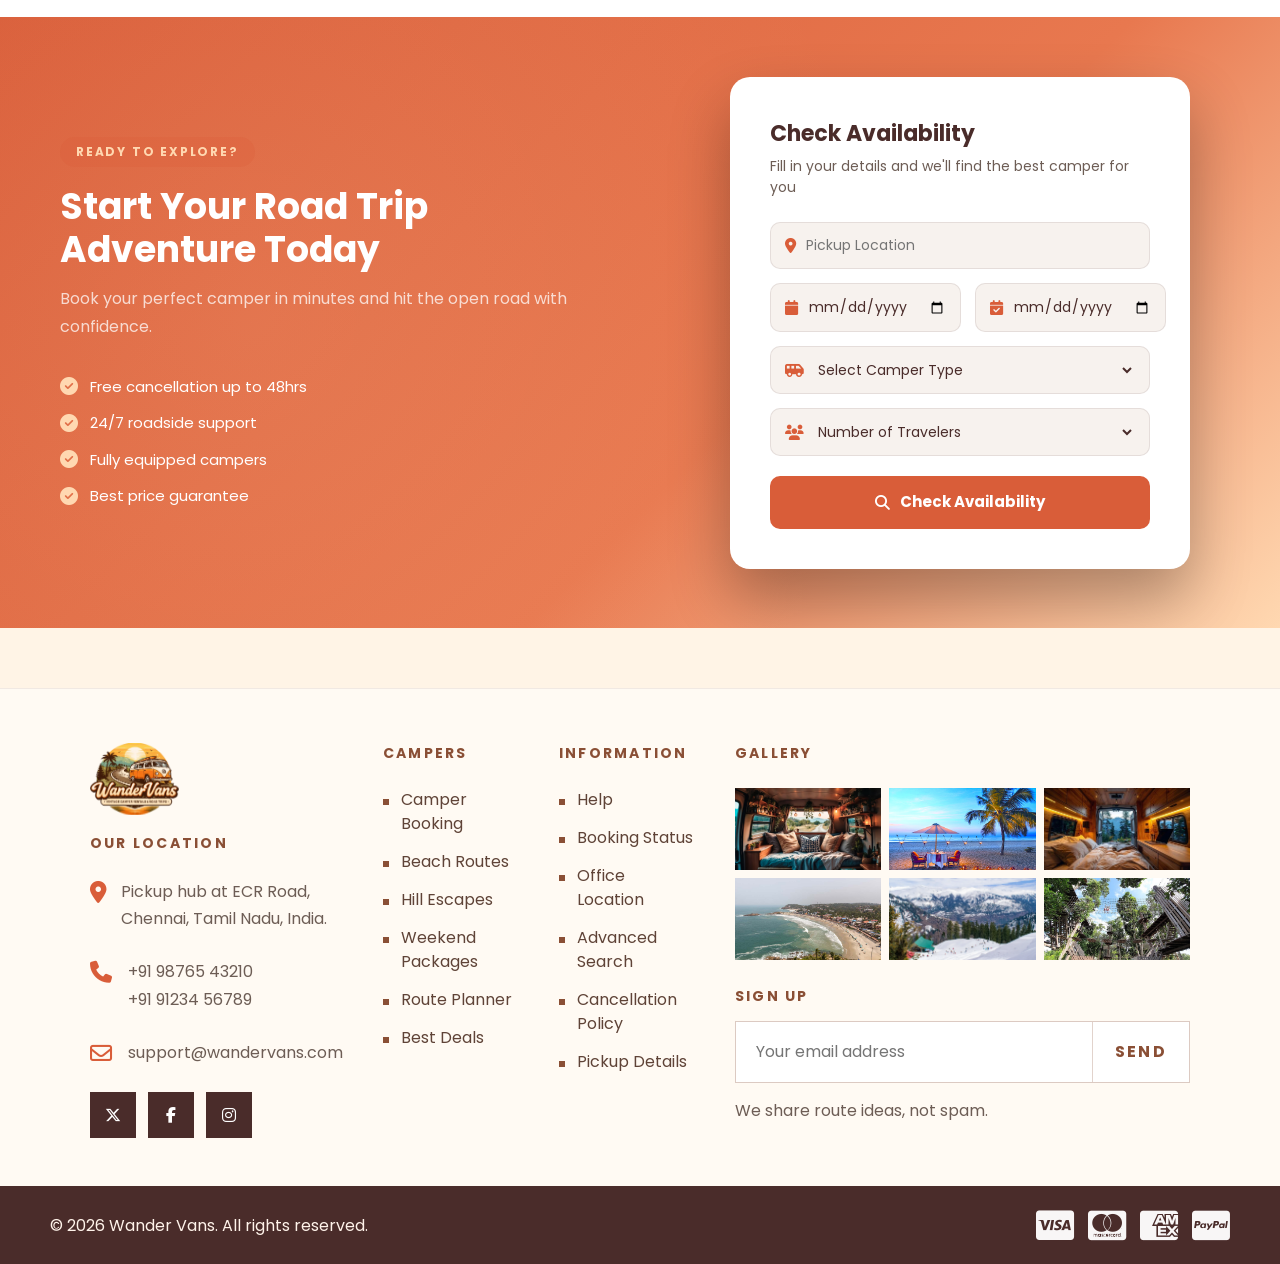
<file: home2.html>
<!DOCTYPE html>
<html lang="en" dir="ltr">
<head>
  <meta charset="UTF-8">
  <meta name="viewport" content="width=device-width, initial-scale=1.0">
  <link rel="icon" type="image/png" href="images/logo-img.png">
  <script src="js/site-preferences.js"></script>
  <script src="js/site-animations.js" defer></script>
  <title>Wander Vans - Home</title>
  <link rel="stylesheet" href="https://cdnjs.cloudflare.com/ajax/libs/font-awesome/6.5.0/css/all.min.css">
  <link rel="stylesheet" href="css/style.css">
</head>
<body>
<!-- TOP BAR -->
<div class="top-bar">
  <div class="top-left">
    <span>Call: +91 98765 43210</span>
    <span>Email: support@wandervans.com</span>
  </div>

  <div class="top-right">
    <span>Follow Us:</span>
    <a href="#" class="top-social"><i class="fa-solid fa-globe"></i></a>
    <a href="#" class="top-social"><i class="fa-brands fa-facebook-f"></i></a>
    <a href="#" class="top-social"><i class="fa-brands fa-instagram"></i></a>
  </div>
</div>

<!-- MAIN NAVBAR -->
<header class="navbar">

  <!-- Logo -->
  <a href="index.html" class="logo" aria-label="Wander Vans home">
    <img src="images/logo-img.png" alt="Wander Vans">
  </a>

  <!-- Menu -->
  <nav class="menu" id="siteMenu">
    <ul>
      <li class="menu-dropdown">
        <a href="index.html" class="active">Home <i class="fa-solid fa-angle-down"></i></a>
        <ul class="dropdown-menu">
          <li><a href="index.html">Home 1</a></li>
          <li><a href="home2.html" class="active">Home 2</a></li>
        </ul>
      </li>
      <li><a href="about.html">About</a></li>
      <li><a href="camper.html">Camper</a></li>
      <li><a href="roadtrip.html">Roadtrip</a></li>
      <li><a href="planner.html">Planner</a></li>
      <li><a href="book.html">Book Now</a></li>
      <li><a href="contact.html">Contact</a></li>
    </ul>
    <div class="mobile-actions">
      <a href="login.html" class="btn secondary">Login</a>
      <div class="mobile-toggle-row">
        <button type="button" class="mobile-dark-btn toggle-btn">Dark</button>
        <button type="button" class="mobile-rtl-btn toggle-btn">RTL</button>
      </div>
    </div>
  </nav>

  <!-- Right Controls -->
  <button class="hamburger" id="hamburger" aria-label="Menu" aria-controls="siteMenu" aria-expanded="false">
    <span></span><span></span><span></span>
  </button>
  <div class="nav-right">
    <button type="button" id="darkToggle" class="toggle-btn">Dark</button>
    <button type="button" id="rtlToggle" class="toggle-btn">RTL</button>
    <a href="login.html" class="btn secondary">Login</a>
  </div>
</header>
<section class="hero-slider">

  <!-- SLIDES -->
  <div class="slides">
    <div class="slide active" style="background-image: url('images/h2\ hero1.jpg')"></div>
    <div class="slide" style="background-image: url('images/h2\ hero2.jpg')"></div>
    <div class="slide" style="background-image: url('images/h2\ hero3.jpg')"></div>
  </div>

  <!-- CONTENT -->
  <div class="hero-content">
    <h1>Plan Your Perfect Road Trip</h1>
    <p>Choose your camper, select your dates, and start your journey.</p>

    <!-- BOOKING FORM -->
    <div class="booking-box">
      <input type="text" placeholder="Pickup Location">
      <input type="date">
      <input type="date">

      <select>
        <option>Camper Type</option>
        <option>2 Berth</option>
        <option>4 Berth</option>
      </select>

      <button>Search</button>
    </div>
  </div>

</section>
<!-- FONT AWESOME -->
<link rel="stylesheet" href="https://cdnjs.cloudflare.com/ajax/libs/font-awesome/6.5.0/css/all.min.css">

<section class="camper-products">

  <!-- CARD 1 -->
  <div class="product-card">
    <div class="product-img">
      <img src="images/classical.jpg" alt="Camper Van">

      <span class="badge">Popular</span>

      <div class="hover-icons">
        <i class="fa-regular fa-heart"></i>
        <i class="fa-solid fa-eye"></i>
        <i class="fa-solid fa-link"></i>
      </div>

      <div class="book-btn">Book Now</div>
    </div>

    <div class="product-info">
      <h3>Classic Camper Van</h3>
      <p class="price">₹2500 / day</p>
    </div>
  </div>


  <!-- CARD 2 -->
  <div class="product-card">
    <div class="product-img">
      <img src="images/luxury.jpg" alt="Camper Van">

      <span class="badge sale">New</span>

      <div class="hover-icons">
        <i class="fa-regular fa-heart"></i>
        <i class="fa-solid fa-eye"></i>
        <i class="fa-solid fa-link"></i>
      </div>

      <div class="book-btn">Book Now</div>
    </div>

    <div class="product-info">
      <h3>Luxury Camper</h3>
      <p class="price">₹3500 / day</p>
    </div>
  </div>


  <!-- CARD 3 -->
  <div class="product-card">
    <div class="product-img">
      <img src="images/adventure van.jpg" alt="Camper Van">

      <span class="badge">Best Seller</span>

      <div class="hover-icons">
        <i class="fa-regular fa-heart"></i>
        <i class="fa-solid fa-eye"></i>
        <i class="fa-solid fa-link"></i>
      </div>

      <div class="book-btn">Book Now</div>
    </div>

    <div class="product-info">
      <h3>Adventure Van</h3>
      <p class="price">₹3000 / day</p>
    </div>
  </div>


  <!-- CARD 4 -->
  <div class="product-card">
    <div class="product-img">
      <img src="images/familyvan.jpg" alt="Camper Van">

      <span class="badge sale">Limited</span>

      <div class="hover-icons">
        <i class="fa-regular fa-heart"></i>
        <i class="fa-solid fa-eye"></i>
        <i class="fa-solid fa-link"></i>
      </div>

      <div class="book-btn">Book Now</div>
    </div>

    <div class="product-info">
      <h3>Family Camper</h3>
      <p class="price">₹4000 / day</p>
    </div>
  </div>

</section>
<section class="route-premium" id="planner">

  <!-- LEFT CONTENT -->
  <div class="route-left">
    <span class="route-tag">PLAN YOUR JOURNEY</span>
    <h2>Find Your Perfect Road Trip Route</h2>
    <p>Enter your start and destination to discover the best camper-friendly routes across India.</p>

    <div class="route-stats">
      <div class="route-stat">
        <i class="fa-solid fa-road"></i>
        <strong>500+</strong>
        <span>Routes</span>
      </div>
      <div class="route-stat">
        <i class="fa-solid fa-map-location-dot"></i>
        <strong>120+</strong>
        <span>Destinations</span>
      </div>
      <div class="route-stat">
        <i class="fa-solid fa-van-shuttle"></i>
        <strong>50+</strong>
        <span>Campers</span>
      </div>
    </div>

    <div class="route-form">
      <div class="route-input-group">
        <i class="fa-solid fa-location-dot"></i>
        <input type="text" placeholder="From (e.g. Chennai)">
      </div>
      <div class="route-input-group">
        <i class="fa-solid fa-flag-checkered"></i>
        <input type="text" placeholder="To (e.g. Ooty)">
      </div>
      <button>Plan Route <i class="fa-solid fa-arrow-right"></i></button>
    </div>
  </div>

  <!-- RIGHT VISUAL -->
  <div class="route-right">
    <img src="images/map-bg.jpg" alt="Route Map">
    <div class="route-overlay">
      <div class="route-badge">✈ Live Route Planner</div>
      <svg viewBox="0 0 600 250" class="curve">
        <path d="M20 200 Q300 -50 580 200" />
      </svg>
      <div class="plane">✈</div>
    </div>
  </div>

</section>
<section class="van-experience">

  <!-- BACKGROUND OVERLAY -->
  <div class="van-bg-overlay"></div>

  <!-- TOP HEADER -->
  <div class="van-header">
    <span class="van-tag">INSIDE YOUR CAMPER</span>
    <h2>Everything You Need On The Road</h2>
    <p>Our campers are fully equipped for the ultimate road trip experience</p>
  </div>

  <!-- CONTENT GRID -->
  <div class="van-grid">

    <!-- LEFT FEATURES -->
    <div class="van-features-left">
      <div class="van-feature-item">
        <div class="van-icon"><i class="fa-solid fa-bed"></i></div>
        <div>
          <h4>Comfortable Bed</h4>
          <p>Relax after a long journey with our premium sleeping setup</p>
        </div>
      </div>
      <div class="van-feature-item">
        <div class="van-icon"><i class="fa-solid fa-utensils"></i></div>
        <div>
          <h4>Mini Kitchen</h4>
          <p>Cook fresh meals anytime, anywhere on your trip</p>
        </div>
      </div>
    </div>

    <!-- CENTER IMAGE -->
    <div class="van-center-img">
      <img src="images/van interior.jpg" alt="Van Interior">
      <div class="van-img-badge">
        <i class="fa-solid fa-star"></i>
        <span>4.9 Rated</span>
      </div>
    </div>

    <!-- RIGHT FEATURES -->
    <div class="van-features-right">
      <div class="van-feature-item">
        <div class="van-icon"><i class="fa-solid fa-box"></i></div>
        <div>
          <h4>Storage Space</h4>
          <p>Carry everything you need with smart storage solutions</p>
        </div>
      </div>
      <div class="van-feature-item">
        <div class="van-icon"><i class="fa-solid fa-bolt"></i></div>
        <div>
          <h4>Power Supply</h4>
          <p>Stay charged and connected throughout your journey</p>
        </div>
      </div>
    </div>

  </div>

  <!-- BOTTOM STATS -->
  <div class="van-bottom-stats">
    <div class="van-bottom-stat">
      <strong>500+</strong>
      <span>Happy Travelers</span>
    </div>
    <div class="van-bottom-stat">
      <strong>50+</strong>
      <span>Camper Models</span>
    </div>
    <div class="van-bottom-stat">
      <strong>24/7</strong>
      <span>Road Support</span>
    </div>
    <div class="van-bottom-stat">
      <strong>100%</strong>
      <span>Satisfaction</span>
    </div>
  </div>

</section>
<section class="media-gallery">

  <!-- HEADER -->
  <div class="gallery-header">
    <span class="gallery-tag">OUR MOMENTS</span>
    <h2>Life on the Road</h2>
    <p>Real moments from camper journeys and unforgettable trips</p>

    <!-- FILTER TABS -->
    <div class="gallery-tabs">
      <button class="gtab active" data-filter="all">All</button>
      <button class="gtab" data-filter="beach">Beach</button>
      <button class="gtab" data-filter="mountain">Mountain</button>
      <button class="gtab" data-filter="van">Campers</button>
      <button class="gtab" data-filter="trip">Trips</button>
    </div>
  </div>

  <!-- MASONRY GRID -->
  <div class="gallery-masonry">

    <div class="g-item tall" data-cat="beach">
      <img src="images/beach.jpg" alt="Beach">
      <div class="g-overlay"><i class="fa-solid fa-camera"></i><h4>Beachside Camping</h4><p>Wake up to ocean views</p></div>
    </div>

    <div class="g-item" data-cat="van">
      <img src="images/van1.jpg" alt="Van">
      <div class="g-overlay"><i class="fa-solid fa-camera"></i><h4>Classic Camper</h4><p>Ready for the road</p></div>
    </div>

    <div class="g-item" data-cat="mountain">
      <img src="images/mountain.jpg" alt="Mountain">
      <div class="g-overlay"><i class="fa-solid fa-camera"></i><h4>Mountain Escape</h4><p>Peace in the hills</p></div>
    </div>

    <div class="g-item tall" data-cat="trip">
      <img src="images/trip2.jpg" alt="Trip">
      <div class="g-overlay"><i class="fa-solid fa-camera"></i><h4>Road Memories</h4><p>Stories worth telling</p></div>
    </div>

    <div class="g-item wide" data-cat="trip">
      <img src="images/trip1.jpg" alt="Trip">
      <div class="g-overlay"><i class="fa-solid fa-camera"></i><h4>Coastal Route</h4><p>Miles of open road</p></div>
    </div>

    <div class="g-item" data-cat="van">
      <img src="images/van2.jpg" alt="Van">
      <div class="g-overlay"><i class="fa-solid fa-camera"></i><h4>Adventure Van</h4><p>Built for every terrain</p></div>
    </div>

    <div class="g-item" data-cat="beach">
      <img src="images/beaches.jpg" alt="Beach">
      <div class="g-overlay"><i class="fa-solid fa-camera"></i><h4>Sunset Beach</h4><p>Golden hour vibes</p></div>
    </div>

    <div class="g-item" data-cat="mountain">
      <img src="images/forest.jpg" alt="Forest">
      <div class="g-overlay"><i class="fa-solid fa-camera"></i><h4>Forest Retreat</h4><p>Reconnect with nature</p></div>
    </div>

    <div class="g-item" data-cat="trip">
      <img src="images/trip3.jpg" alt="Road trip">
      <div class="g-overlay"><i class="fa-solid fa-camera"></i><h4>Open Road Journey</h4><p>One more memory from the trip</p></div>
    </div>

  </div>


  <!-- CTA -->
  <div class="gallery-cta">
    <a href="#" class="btn primary">View All Photos</a>
  </div>

</section>
<section class="reviews">

  <h2>What Our Travelers Say</h2>
  <p class="subtitle">Real experiences from our happy campers</p>

  <div class="review-container">

    <!-- REVIEW 1 -->
    <div class="review-card active">
      <img src="images/user1.jpg" class="avatar" alt="">
      <p>
        Our trip was amazing! The camper was fully equipped and super comfortable.
        Watching sunsets from the van was unforgettable.
      </p>
      <h4>Priya S</h4>
      <span>Chennai</span>
    </div>

    <!-- REVIEW 2 -->
    <div class="review-card">
      <img src="images/user2.jpg" class="avatar" alt="">
      <p>
        Booking was easy and the journey felt like home on wheels.
        Perfect for a weekend escape with friends.
      </p>
      <h4>Rahul K</h4>
      <span>Bangalore</span>
    </div>

    <!-- REVIEW 3 -->
    <div class="review-card">
      <img src="images/user3.jpg" class="avatar" alt="">
      <p>
        Clean van, smooth ride, and beautiful destinations.
        Highly recommend for anyone who loves road trips!
      </p>
      <h4>Ananya R</h4>
      <span>Coimbatore</span>
    </div>

  </div>

</section>
<section class="cta-form-section" id="book-now">

  <!-- LEFT CONTENT -->
  <div class="cta-form-left">
    <span class="cta-form-tag">READY TO EXPLORE?</span>
    <h2>Start Your Road Trip Adventure Today</h2>
    <p>Book your perfect camper in minutes and hit the open road with confidence.</p>

    <div class="cta-form-perks">
      <div class="cta-perk">
        <i class="fa-solid fa-circle-check"></i>
        <span>Free cancellation up to 48hrs</span>
      </div>
      <div class="cta-perk">
        <i class="fa-solid fa-circle-check"></i>
        <span>24/7 roadside support</span>
      </div>
      <div class="cta-perk">
        <i class="fa-solid fa-circle-check"></i>
        <span>Fully equipped campers</span>
      </div>
      <div class="cta-perk">
        <i class="fa-solid fa-circle-check"></i>
        <span>Best price guarantee</span>
      </div>
    </div>
  </div>

  <!-- RIGHT FORM -->
  <div class="cta-form-right">
    <div class="cta-form-box">
      <h3>Check Availability</h3>
      <p>Fill in your details and we'll find the best camper for you</p>

      <form class="cta-form">
        <div class="cta-input-group">
          <i class="fa-solid fa-location-dot"></i>
          <input type="text" placeholder="Pickup Location" required>
        </div>
        <div class="cta-form-row">
          <div class="cta-input-group">
            <i class="fa-solid fa-calendar"></i>
            <input type="date" required>
          </div>
          <div class="cta-input-group">
            <i class="fa-solid fa-calendar-check"></i>
            <input type="date" required>
          </div>
        </div>
        <div class="cta-input-group">
          <i class="fa-solid fa-van-shuttle"></i>
          <select>
            <option>Select Camper Type</option>
            <option>2 Berth</option>
            <option>4 Berth</option>
            <option>Luxury Van</option>
          </select>
        </div>
        <div class="cta-input-group">
          <i class="fa-solid fa-users"></i>
          <select>
            <option>Number of Travelers</option>
            <option>1 - 2 People</option>
            <option>3 - 4 People</option>
            <option>5+ People</option>
          </select>
        </div>
        <button type="submit">
          <i class="fa-solid fa-magnifying-glass"></i>
          Check Availability
        </button>
      </form>
    </div>
  </div>

</section>
<footer class="footer">
  <div class="footer-top">
    <div class="footer-col footer-location">
      <a href="index.html" class="footer-brand" aria-label="Wander Vans home">
        <img src="images/logo-img.png" alt="Wander Vans">
      </a>
      <h3>Our Location</h3>

      <div class="footer-contact-item">
        <i class="fa-solid fa-location-dot"></i>
        <p>Pickup hub at ECR Road, Chennai, Tamil Nadu, India.</p>
      </div>

      <div class="footer-contact-item">
        <i class="fa-solid fa-phone"></i>
        <p>+91 98765 43210<br>+91 91234 56789</p>
      </div>

      <div class="footer-contact-item">
        <i class="fa-regular fa-envelope"></i>
        <p>support@wandervans.com</p>
      </div>

      <div class="footer-socials">
        <a href="#" aria-label="X"><i class="fa-brands fa-x-twitter"></i></a>
        <a href="#" aria-label="Facebook"><i class="fa-brands fa-facebook-f"></i></a>
        <a href="#" aria-label="Instagram"><i class="fa-brands fa-instagram"></i></a>
      </div>
    </div>

    <div class="footer-col">
      <h3>Campers</h3>
      <ul class="footer-list">
        <li><a href="#">Camper Booking</a></li>
        <li><a href="#">Beach Routes</a></li>
        <li><a href="#">Hill Escapes</a></li>
        <li><a href="#">Weekend Packages</a></li>
        <li><a href="#">Route Planner</a></li>
        <li><a href="#">Best Deals</a></li>
      </ul>
    </div>

    <div class="footer-col">
      <h3>Information</h3>
      <ul class="footer-list">
        <li><a href="#">Help</a></li>
        <li><a href="#">Booking Status</a></li>
        <li><a href="#">Office Location</a></li>
        <li><a href="#">Advanced Search</a></li>
        <li><a href="#">Cancellation Policy</a></li>
        <li><a href="#">Pickup Details</a></li>
      </ul>
    </div>

    <div class="footer-col footer-gallery-col">
      <h3>Gallery</h3>
      <div class="footer-gallery">
        <img src="images/van1.jpg" alt="Camper by the road">
        <img src="images/beach.jpg" alt="Beach road trip">
        <img src="images/van2.jpg" alt="Traveler with camper">
        <img src="images/trip1.jpg" alt="Coastal route">
        <img src="images/mountain.jpg" alt="Mountain escape">
        <img src="images/forest.jpg" alt="Forest camping">
      </div>

      <h4>Sign Up</h4>
      <form class="footer-signup">
        <input type="email" placeholder="Your email address" aria-label="Email address">
        <button type="submit">Send</button>
      </form>
      <p class="footer-small">We share route ideas, not spam.</p>
    </div>
  </div>

  <div class="footer-bottom">
    <p>&copy; 2026 Wander Vans. All rights reserved.</p>
    <div class="footer-payments" aria-label="Accepted payments">
      <i class="fa-brands fa-cc-visa"></i>
      <i class="fa-brands fa-cc-mastercard"></i>
      <i class="fa-brands fa-cc-amex"></i>
      <i class="fa-brands fa-cc-paypal"></i>
    </div>
  </div>
</footer>

<script>
  const footerSignup = document.querySelector(".footer-signup");
  const heroSlides = document.querySelectorAll(".hero-slide");
  const heroDots = document.querySelectorAll(".hero-dot");
  const heroPrev = document.querySelector(".hero-prev");
  const heroNext = document.querySelector(".hero-next");
  let currentSlide = 0;
  let slideTimer;

  function setSlide(index) {
    heroSlides.forEach(function (slide, slideIndex) {
      slide.classList.toggle("active", slideIndex === index);
    });

    heroDots.forEach(function (dot, dotIndex) {
      dot.classList.toggle("active", dotIndex === index);
    });

    currentSlide = index;
  }

  function moveSlide(direction) {
    const nextIndex = (currentSlide + direction + heroSlides.length) % heroSlides.length;
    setSlide(nextIndex);
  }

  function resetSliderTimer() {
    window.clearInterval(slideTimer);
    slideTimer = window.setInterval(function () {
      moveSlide(1);
    }, 5000);
  }

  if (heroSlides.length && heroPrev && heroNext && heroDots.length) {
    heroPrev.addEventListener("click", function () {
      moveSlide(-1);
      resetSliderTimer();
    });

    heroNext.addEventListener("click", function () {
      moveSlide(1);
      resetSliderTimer();
    });

    heroDots.forEach(function (dot, index) {
      dot.addEventListener("click", function () {
        setSlide(index);
        resetSliderTimer();
      });
    });

    setSlide(0);
    resetSliderTimer();
  }

  if (footerSignup) {
    footerSignup.addEventListener("submit", function (event) {
      event.preventDefault();
    });
  }

  document.getElementById("darkToggle").addEventListener("click", function () {
    document.body.classList.toggle("dark");
  });

  document.getElementById("rtlToggle").addEventListener("click", function () {
    const html = document.documentElement;
    html.dir = html.dir === "rtl" ? "ltr" : "rtl";
  });
</script>
<script>
let slides = document.querySelectorAll(".slide");
let index = 0;

function showSlide() {
  slides.forEach(slide => slide.classList.remove("active"));
  slides[index].classList.add("active");
  index++;
  if (index >= slides.length) index = 0;
}
setInterval(showSlide, 4000);
</script>

<script>
// GALLERY FILTER
document.querySelectorAll(".gtab").forEach(tab => {
  tab.addEventListener("click", () => {
    document.querySelectorAll(".gtab").forEach(t => t.classList.remove("active"));
    tab.classList.add("active");
    const filter = tab.getAttribute("data-filter");
    document.querySelectorAll(".g-item").forEach(item => {
      if (filter === "all" || item.getAttribute("data-cat") === filter) {
        item.classList.remove("hidden");
      } else {
        item.classList.add("hidden");
      }
    });
  });
});
</script>
<script>
document.addEventListener("DOMContentLoaded", function () {

  let index = 0;
  const cards = document.querySelectorAll(".review-card");

  if (cards.length === 0) return; // safety check

  setInterval(() => {
    cards.forEach(card => card.classList.remove("active"));

    index++;
    if (index >= cards.length) index = 0;

    cards[index].classList.add("active");
  }, 3000);

});
</script>

<!-- SCROLL TO TOP -->
<button class="scroll-top-btn" id="scrollTopBtn" aria-label="Scroll to top">
  <i class="fa-solid fa-arrow-up"></i>
</button>

<script>
var scrollBtn = document.getElementById("scrollTopBtn");
window.addEventListener("scroll", function() {
  if (window.scrollY > 300) {
    scrollBtn.classList.add("visible");
  } else {
    scrollBtn.classList.remove("visible");
  }
});
scrollBtn.addEventListener("click", function() {
  window.scrollTo({ top: 0, behavior: "smooth" });
});
</script>
<script>
var ham = document.getElementById("hamburger");
var menu = document.querySelector(".menu");
if (ham && menu) {
  function closeMenu() {
    ham.classList.remove("open");
    menu.classList.remove("open");
    ham.setAttribute("aria-expanded", "false");
    document.body.classList.remove("menu-open");
  }

  ham.addEventListener("click", function() {
    var isOpen = ham.classList.toggle("open");
    menu.classList.toggle("open");
    ham.setAttribute("aria-expanded", isOpen ? "true" : "false");
    document.body.classList.toggle("menu-open", isOpen);
  });

  document.querySelectorAll(".menu a, .mobile-actions a").forEach(function(link) {
    link.addEventListener("click", function() {
      closeMenu();
    });
  });

  document.addEventListener("click", function(event) {
    if (!menu.classList.contains("open")) return;
    if (menu.contains(event.target) || ham.contains(event.target)) return;
    closeMenu();
  });

  document.addEventListener("keydown", function(event) {
    if (event.key === "Escape") {
      closeMenu();
    }
  });

  window.addEventListener("resize", function() {
    if (window.innerWidth > 1024) {
      closeMenu();
    }
  });
}
var mDark = document.querySelector(".mobile-dark-btn");
var mRtl = document.querySelector(".mobile-rtl-btn");
if (mDark) mDark.addEventListener("click", function() { document.body.classList.toggle("dark"); });
if (mRtl) mRtl.addEventListener("click", function() { var h = document.documentElement; h.dir = h.dir === "rtl" ? "ltr" : "rtl"; });
</script>
</body>
</html>
</file>
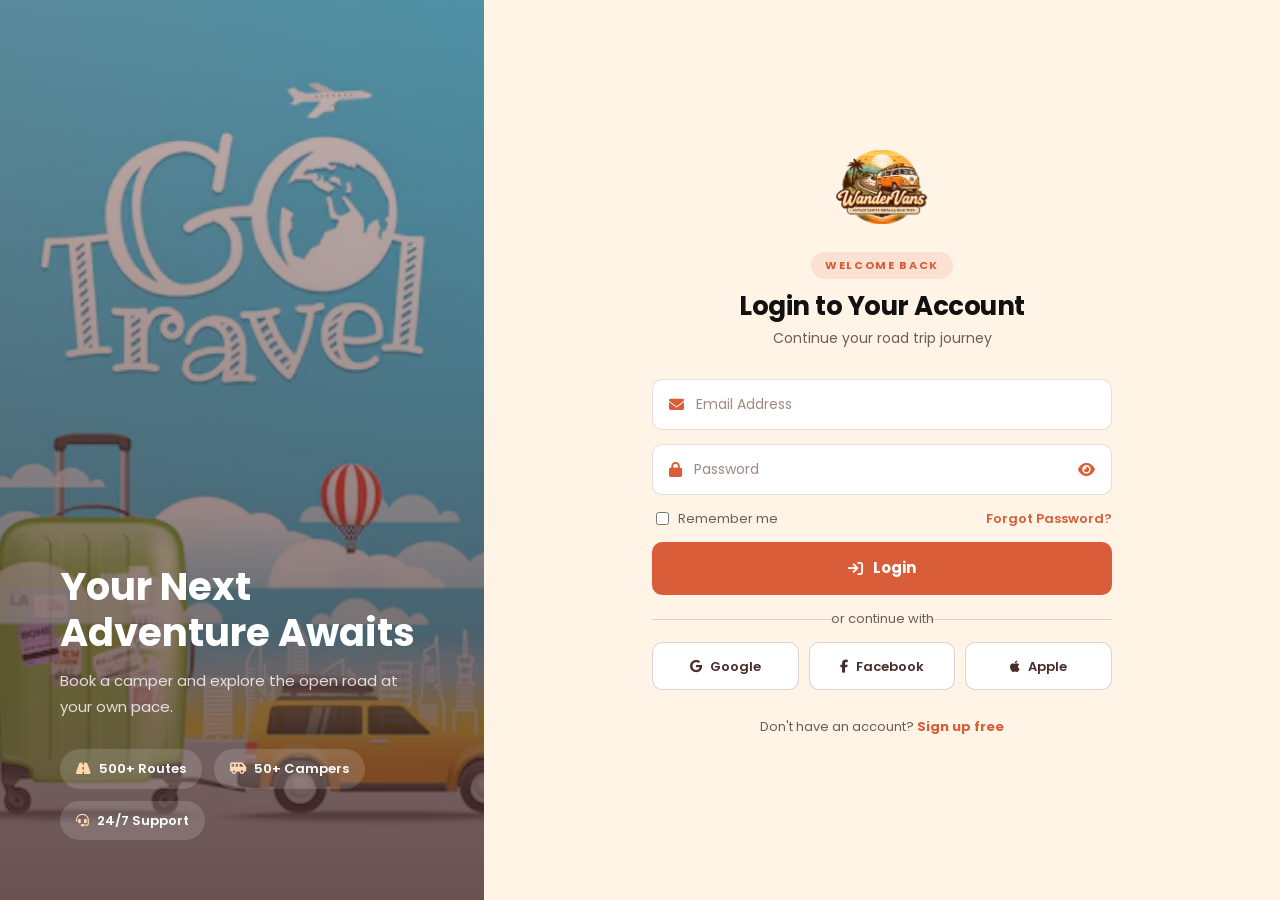
<file: login.html>
<!DOCTYPE html>
<html lang="en" dir="ltr">
<head>
  <meta charset="UTF-8">
  <meta name="viewport" content="width=device-width, initial-scale=1.0">
  <link rel="icon" type="image/png" href="images/logo-img.png">
  <script src="js/site-preferences.js"></script>
  <script src="js/site-animations.js" defer></script>
  <title>Login - Wander Vans</title>
  <link rel="stylesheet" href="https://cdnjs.cloudflare.com/ajax/libs/font-awesome/6.5.0/css/all.min.css">
  <link rel="stylesheet" href="css/style.css">
</head>
<body>

<section class="login-page">

  <!-- LEFT IMAGE -->
  <div class="login-image">
    <img src="images/login-bg.jpg" alt="Travel">
    <div class="login-image-overlay">
      <div class="login-image-content">
        <h2>Your Next Adventure Awaits</h2>
        <p>Book a camper and explore the open road at your own pace.</p>
        <div class="login-features">
          <div class="login-feature"><i class="fa-solid fa-road"></i><span>500+ Routes</span></div>
          <div class="login-feature"><i class="fa-solid fa-van-shuttle"></i><span>50+ Campers</span></div>
          <div class="login-feature"><i class="fa-solid fa-headset"></i><span>24/7 Support</span></div>
        </div>
      </div>
    </div>
  </div>

  <!-- RIGHT FORM -->
  <div class="login-form-wrap">

    <!-- LOGO -->
    <a href="index.html" class="login-logo">
      <img src="images/logo-img.png" alt="Wander Vans">
    </a>

    <div class="login-form-box">
      <span class="login-tag">WELCOME BACK</span>
      <h2>Login to Your Account</h2>
      <p>Continue your road trip journey</p>

      <form class="login-form">

        <div class="login-input-group">
          <i class="fa-solid fa-envelope"></i>
          <input type="email" placeholder="Email Address" required>
        </div>

        <div class="login-input-group">
          <i class="fa-solid fa-lock"></i>
          <input type="password" id="loginPassword" placeholder="Password" required>
          <i class="fa-solid fa-eye login-input-action" id="togglePassword"></i>
        </div>

        <div class="login-options">
          <label class="login-remember">
            <input type="checkbox"> Remember me
          </label>
          <a href="#" class="login-forgot">Forgot Password?</a>
        </div>

        <button type="submit" class="login-btn">
          <i class="fa-solid fa-arrow-right-to-bracket"></i>
          Login
        </button>

        <div class="login-divider"><span>or continue with</span></div>

        <div class="login-socials">
          <button type="button" class="login-social-btn">
            <i class="fa-brands fa-google"></i> Google
          </button>
          <button type="button" class="login-social-btn">
            <i class="fa-brands fa-facebook-f"></i> Facebook
          </button>
          <button type="button" class="login-social-btn">
            <i class="fa-brands fa-apple"></i> Apple
          </button>
        </div>

        <p class="login-signup">
          Don't have an account? <a href="signup.html">Sign up free</a>
        </p>

      </form>
    </div>

  </div>

</section>

<script>
document.getElementById("togglePassword").addEventListener("click", function () {
  const pwd = document.getElementById("loginPassword");
  const icon = this;
  if (pwd.type === "password") {
    pwd.type = "text";
    icon.classList.replace("fa-eye", "fa-eye-slash");
  } else {
    pwd.type = "password";
    icon.classList.replace("fa-eye-slash", "fa-eye");
  }
});
</script>


<!-- SCROLL TO TOP -->
<button class="scroll-top-btn" id="scrollTopBtn" aria-label="Scroll to top">
  <i class="fa-solid fa-arrow-up"></i>
</button>

<script>
var scrollBtn = document.getElementById("scrollTopBtn");
window.addEventListener("scroll", function() {
  if (window.scrollY > 300) {
    scrollBtn.classList.add("visible");
  } else {
    scrollBtn.classList.remove("visible");
  }
});
scrollBtn.addEventListener("click", function() {
  window.scrollTo({ top: 0, behavior: "smooth" });
});
</script>
<script>
</script>
</body>
</html>
</file>
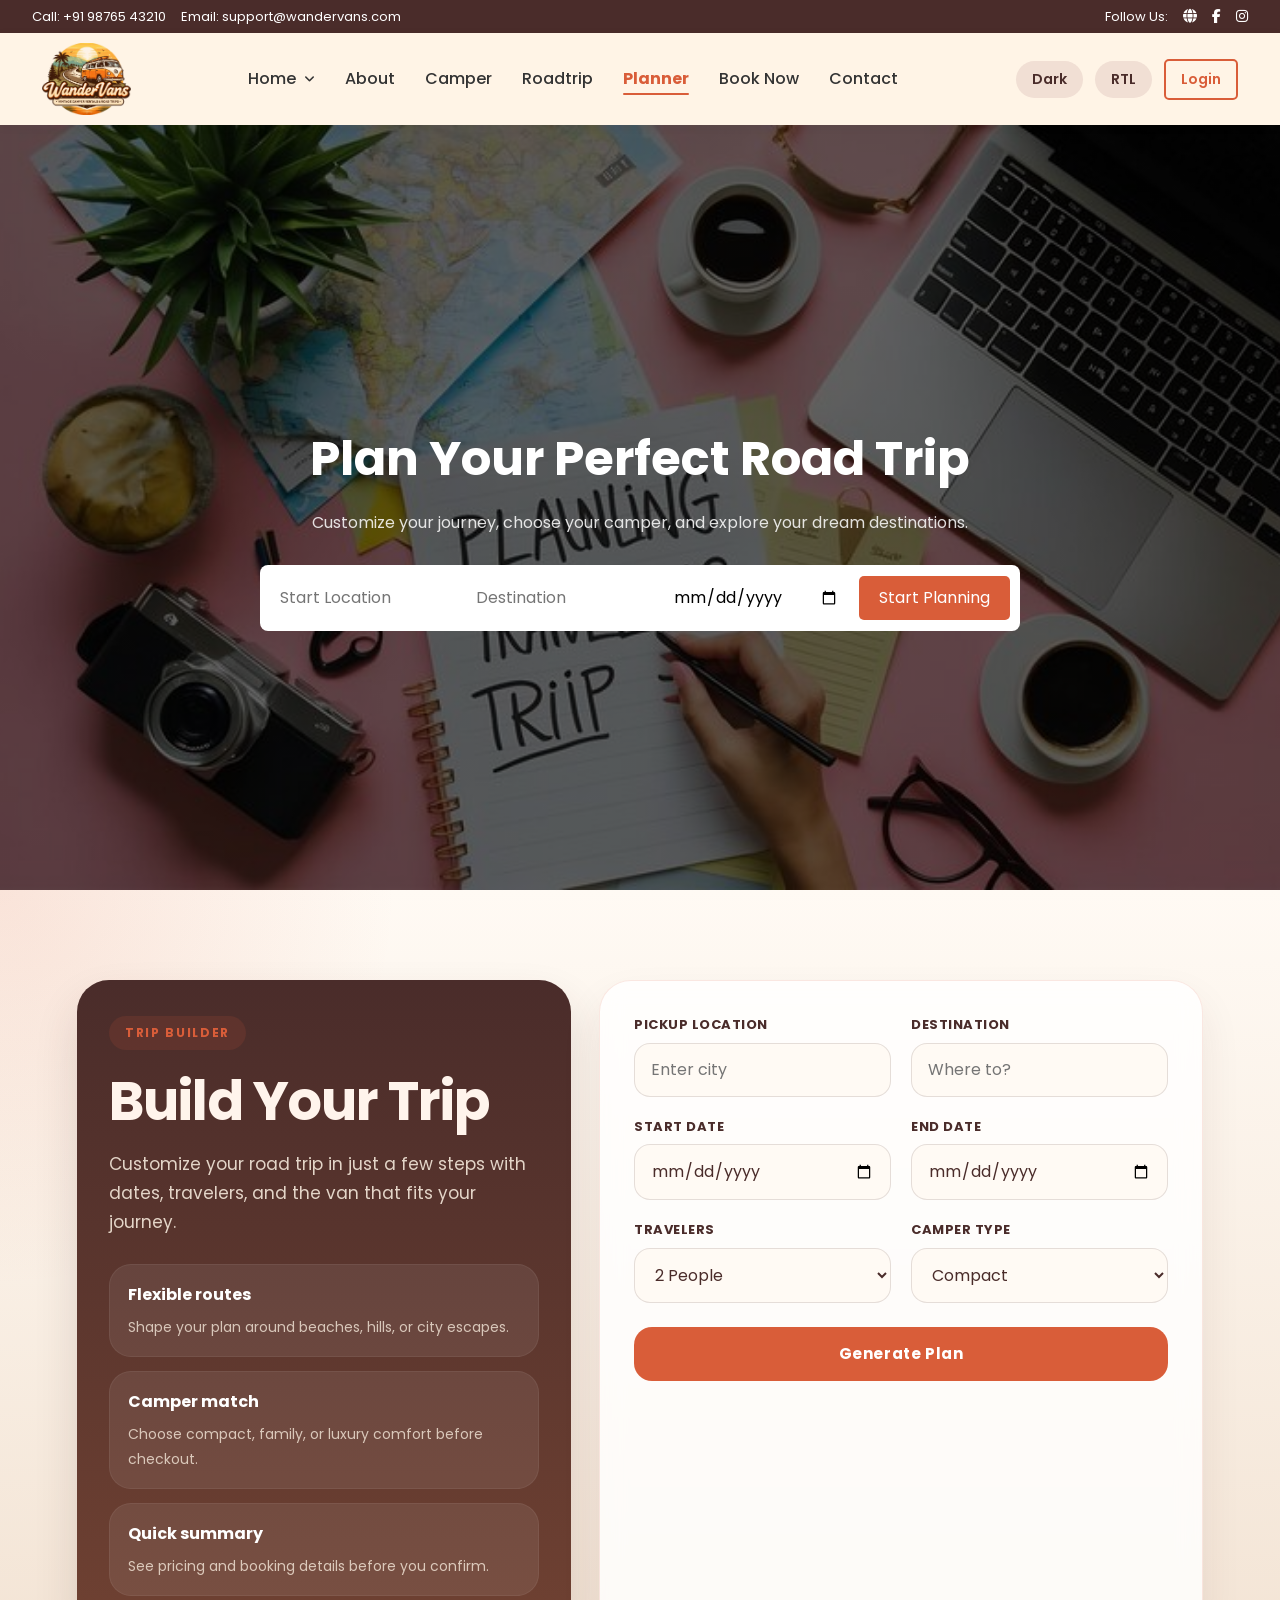
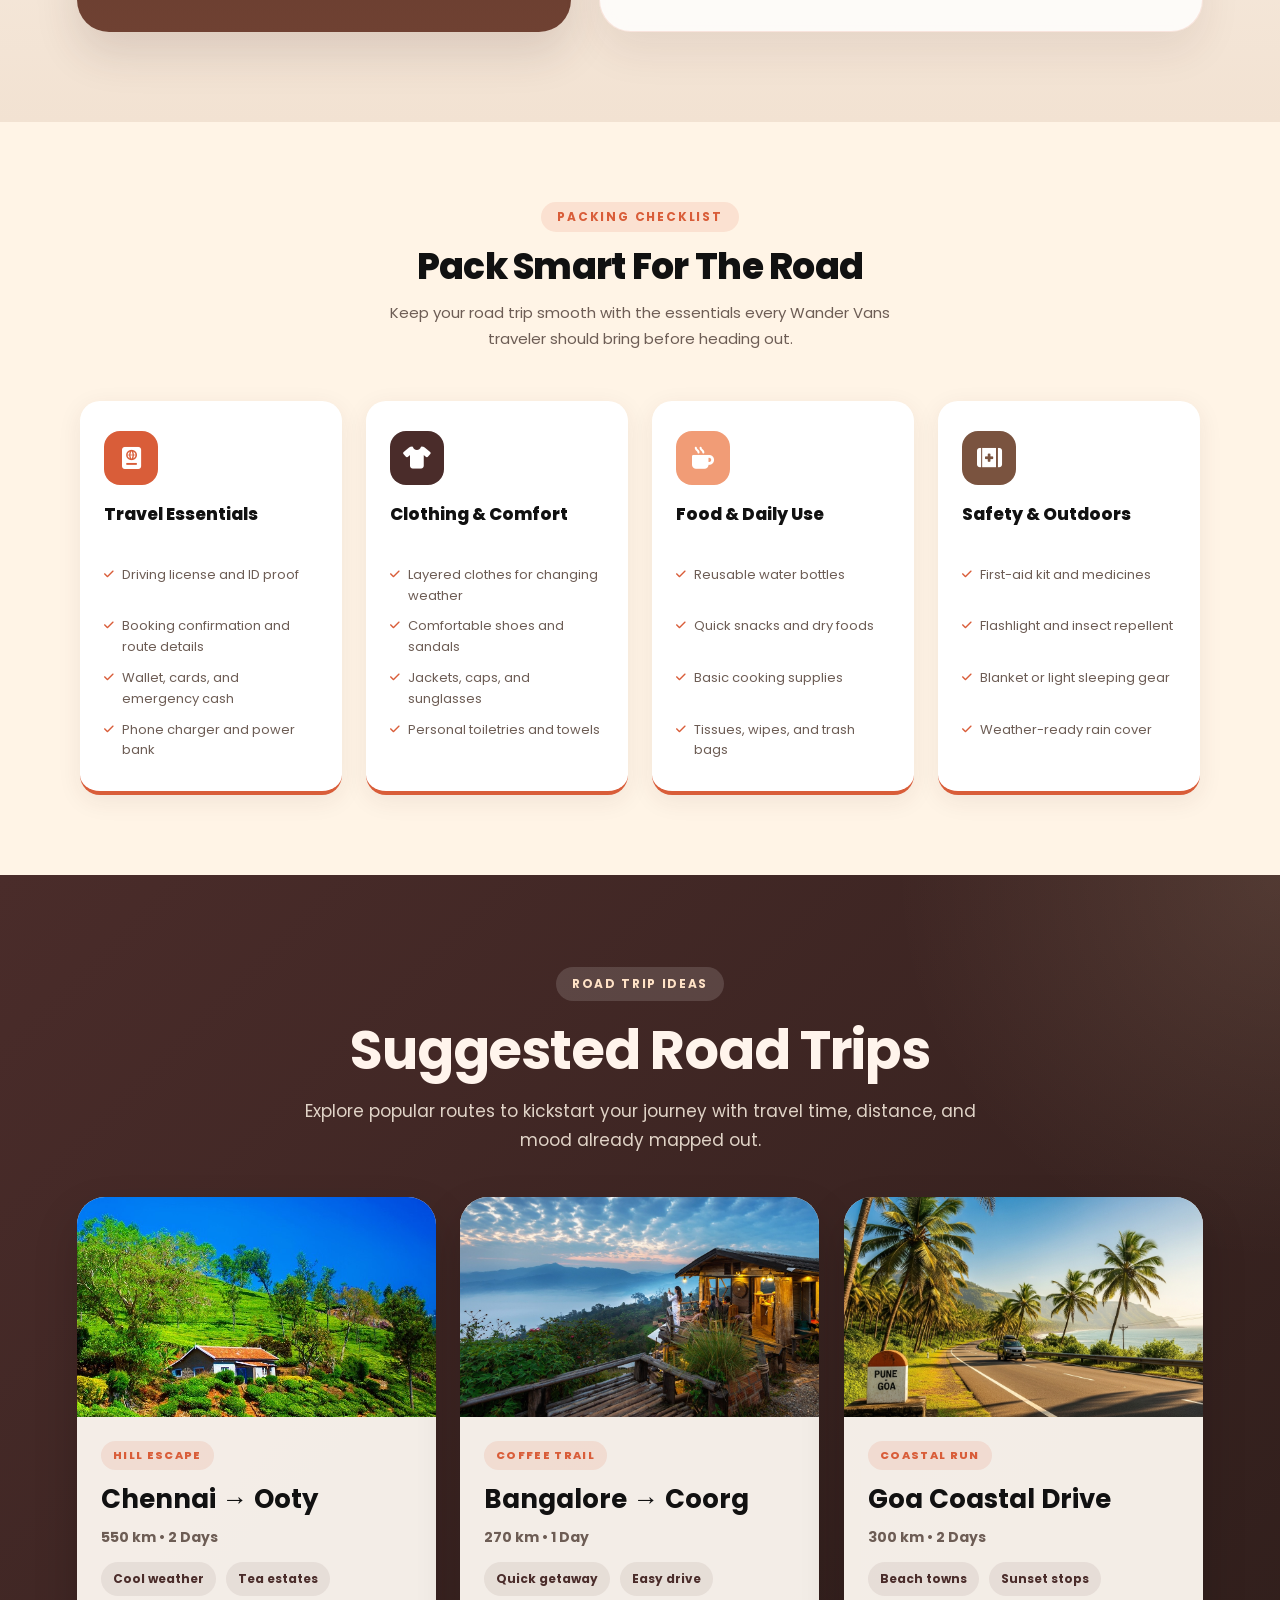
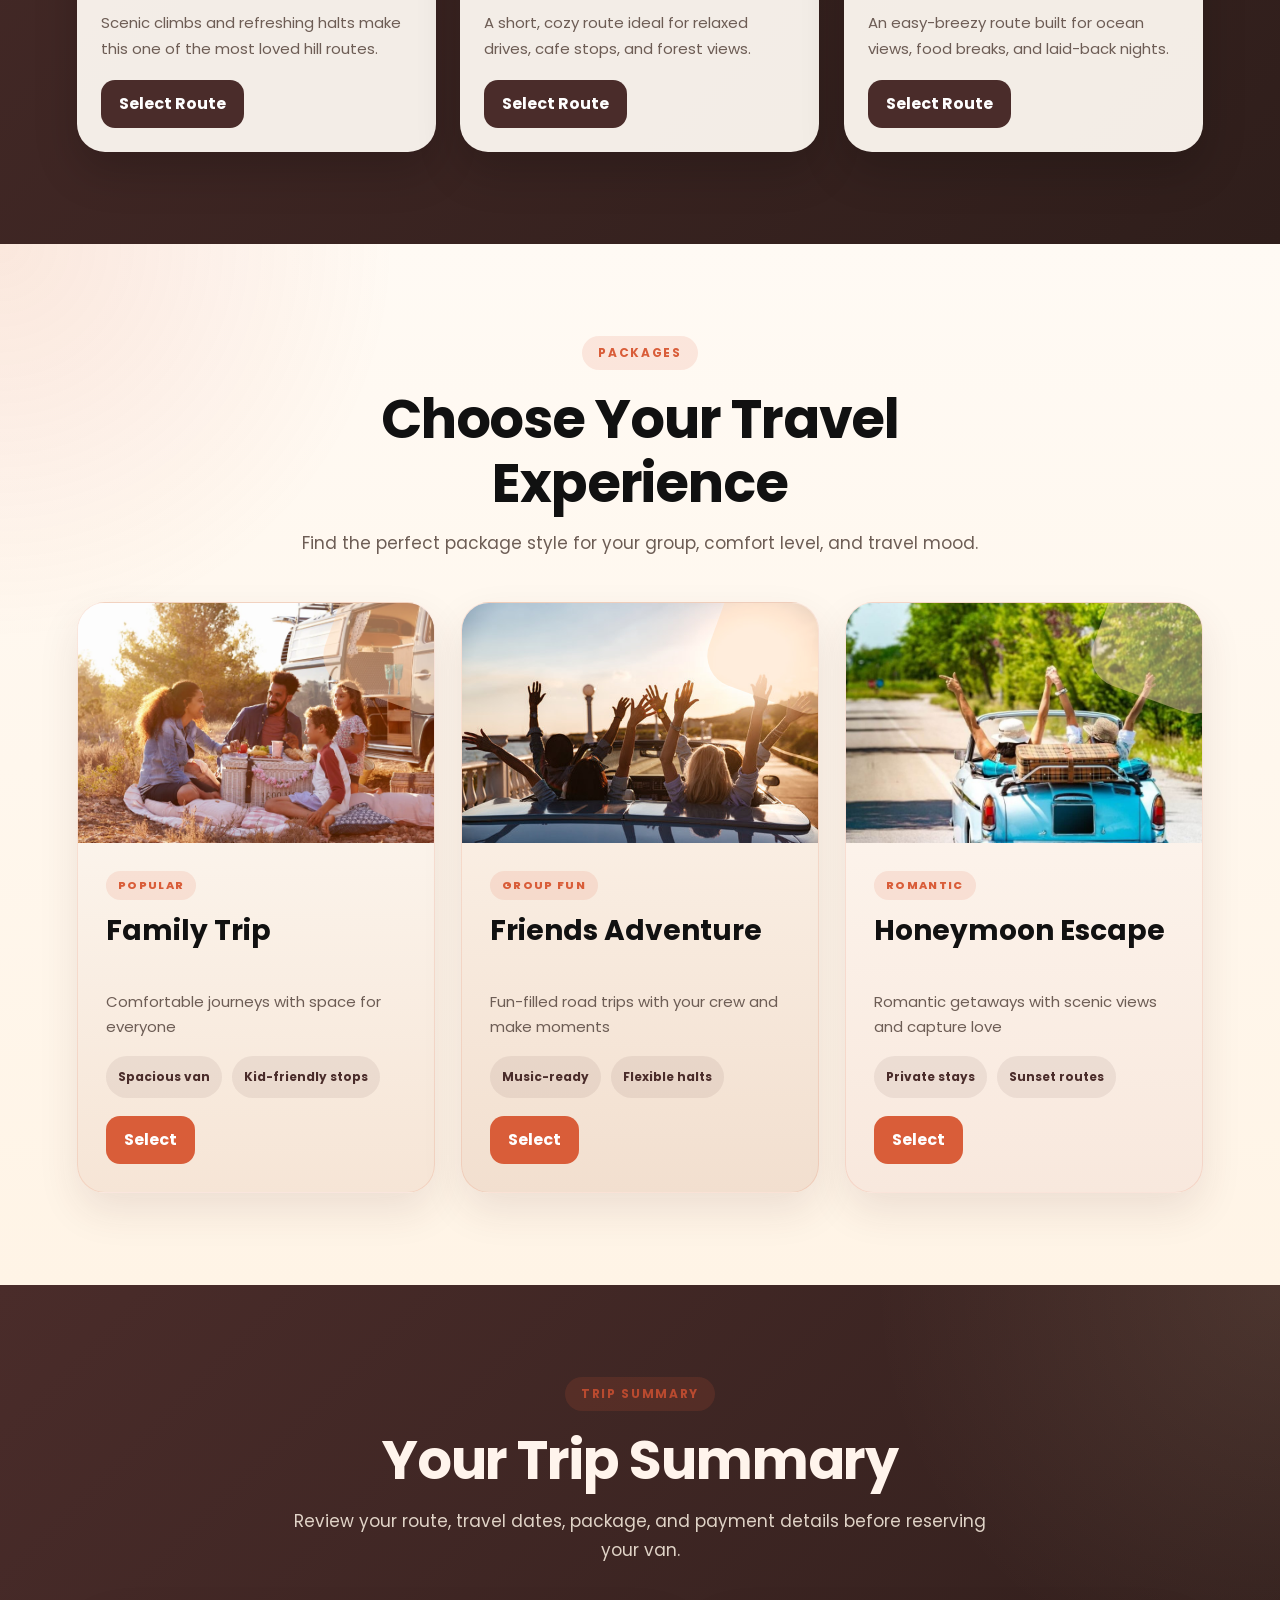
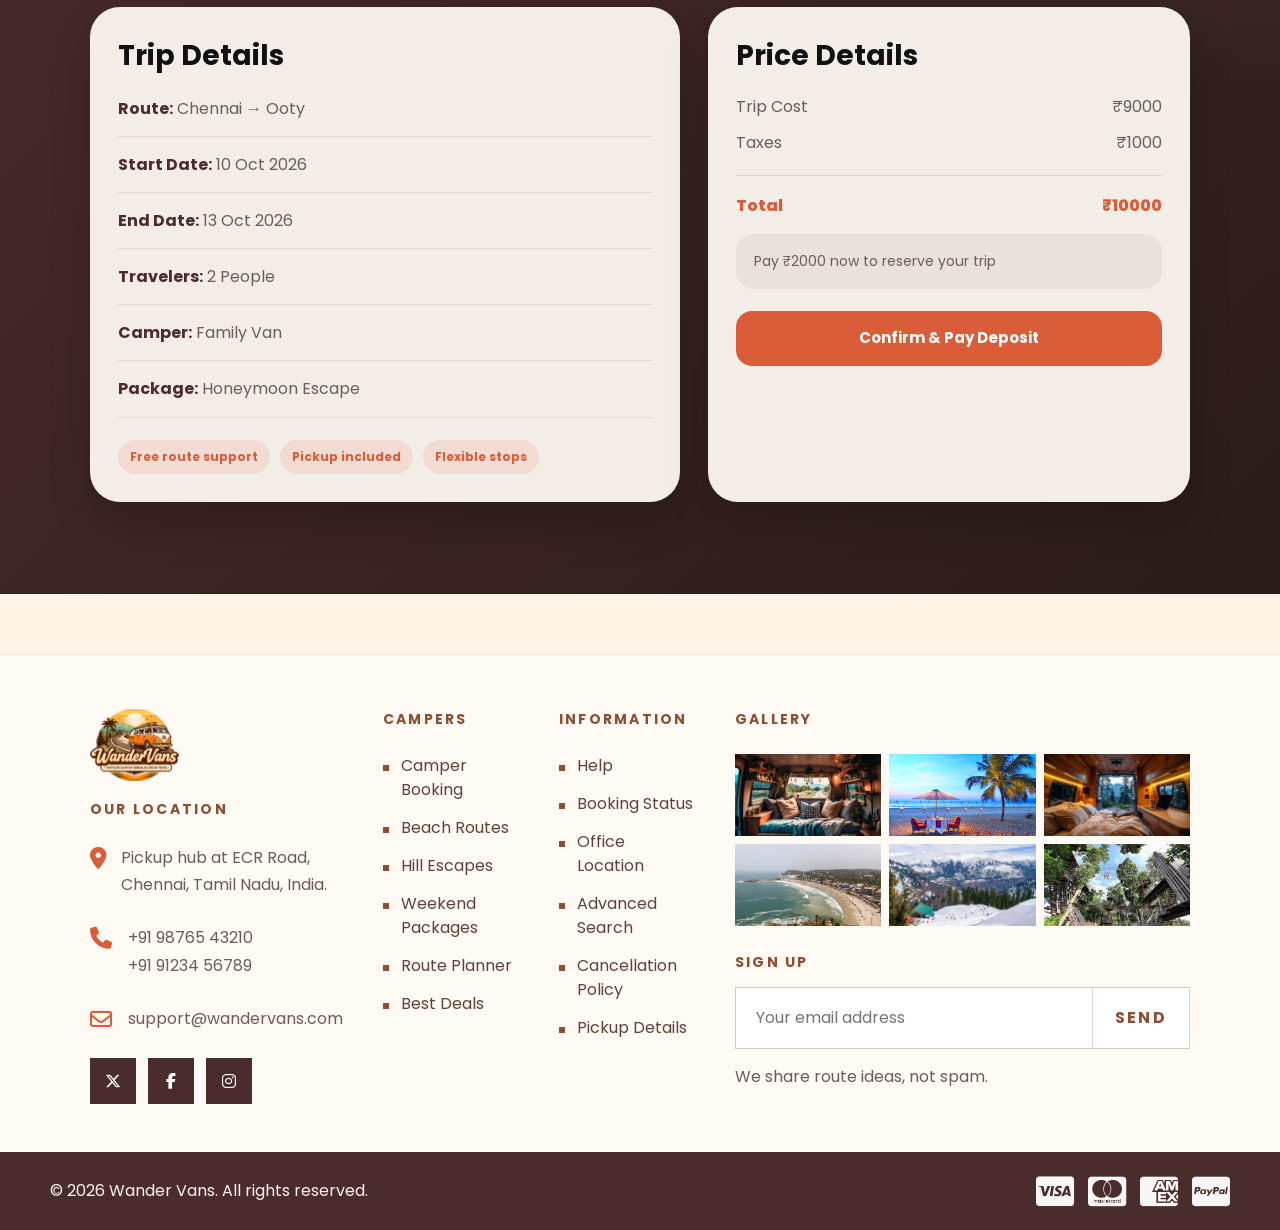
<file: planner.html>
<!DOCTYPE html>
<html lang="en" dir="ltr">
<head>
  <meta charset="UTF-8">
  <meta name="viewport" content="width=device-width, initial-scale=1.0">
  <link rel="icon" type="image/png" href="images/logo-img.png">
  <script src="js/site-preferences.js"></script>
  <script src="js/site-animations.js" defer></script>
  <title>Wander Vans - Home</title>
  <link rel="stylesheet" href="https://cdnjs.cloudflare.com/ajax/libs/font-awesome/6.5.0/css/all.min.css">
  <link rel="stylesheet" href="css/style.css">
</head>
<body>
<!-- TOP BAR -->
<div class="top-bar">
  <div class="top-left">
    <span>Call: +91 98765 43210</span>
    <span>Email: support@wandervans.com</span>
  </div>

  <div class="top-right">
    <span>Follow Us:</span>
    <a href="#" class="top-social"><i class="fa-solid fa-globe"></i></a>
    <a href="#" class="top-social"><i class="fa-brands fa-facebook-f"></i></a>
    <a href="#" class="top-social"><i class="fa-brands fa-instagram"></i></a>
  </div>
</div>

<!-- MAIN NAVBAR -->
<header class="navbar">

  <!-- Logo -->
  <a href="index.html" class="logo" aria-label="Wander Vans home">
    <img src="images/logo-img.png" alt="Wander Vans">
  </a>

  <!-- Menu -->
  <nav class="menu" id="siteMenu">
    <ul>
      <li class="menu-dropdown">
        <a href="index.html">Home <i class="fa-solid fa-angle-down"></i></a>
        <ul class="dropdown-menu">
          <li><a href="index.html">Home 1</a></li>
          <li><a href="home2.html">Home 2</a></li>
        </ul>
      </li>
      <li><a href="about.html">About</a></li>
      <li><a href="camper.html">Camper</a></li>
      <li><a href="roadtrip.html">Roadtrip</a></li>
      <li><a href="planner.html" class="active">Planner</a></li>
      <li><a href="book.html">Book Now</a></li>
      <li><a href="contact.html">Contact</a></li>
    </ul>
    <div class="mobile-actions">
      <a href="login.html" class="btn secondary">Login</a>
      <div class="mobile-toggle-row">
        <button type="button" class="mobile-dark-btn toggle-btn">Dark</button>
        <button type="button" class="mobile-rtl-btn toggle-btn">RTL</button>
      </div>
    </div>
  </nav>

  <!-- Right Controls -->
  <button class="hamburger" id="hamburger" aria-label="Menu" aria-controls="siteMenu" aria-expanded="false">
    <span></span><span></span><span></span>
  </button>
  <div class="nav-right">
    <button type="button" id="darkToggle" class="toggle-btn">Dark</button>
    <button type="button" id="rtlToggle" class="toggle-btn">RTL</button>
    <a href="login.html" class="btn secondary">Login</a>
  </div>
</header>
<section class="planner-hero">

  <div class="planner-hero-content">

    <h1>Plan Your Perfect Road Trip</h1>

    <p>
      Customize your journey, choose your camper, and explore your dream destinations.
    </p>

    <!-- MINI PLANNER BAR -->
    <div class="planner-bar">

      <input type="text" placeholder="Start Location">

      <input type="text" placeholder="Destination">

      <input type="date">

      <button>Start Planning</button>

    </div>

  </div>

</section>
<section class="trip-builder-section">

  <div class="trip-builder-shell">

    <div class="trip-builder-intro">
      <span class="planner-section-tag">Trip Builder</span>
      <h2>Build Your Trip</h2>
      <p>Customize your road trip in just a few steps with dates, travelers, and the van that fits your journey.</p>

      <div class="trip-builder-notes">
        <div class="trip-note">
          <strong>Flexible routes</strong>
          <span>Shape your plan around beaches, hills, or city escapes.</span>
        </div>
        <div class="trip-note">
          <strong>Camper match</strong>
          <span>Choose compact, family, or luxury comfort before checkout.</span>
        </div>
        <div class="trip-note">
          <strong>Quick summary</strong>
          <span>See pricing and booking details before you confirm.</span>
        </div>
      </div>
    </div>

    <div class="trip-builder-panel">
      <div class="trip-form">

        <div class="trip-group">
          <label>Pickup Location</label>
          <input type="text" placeholder="Enter city">
        </div>

        <div class="trip-group">
          <label>Destination</label>
          <input type="text" placeholder="Where to?">
        </div>

        <div class="trip-group">
          <label>Start Date</label>
          <input type="date">
        </div>

        <div class="trip-group">
          <label>End Date</label>
          <input type="date">
        </div>

        <div class="trip-group">
          <label>Travelers</label>
          <select>
            <option>2 People</option>
            <option>4 People</option>
          </select>
        </div>

        <div class="trip-group">
          <label>Camper Type</label>
          <select>
            <option>Compact</option>
            <option>Family</option>
            <option>Luxury</option>
          </select>
        </div>

      </div>

      <button class="trip-submit">Generate Plan</button>
    </div>

  </div>

</section>
<section class="packing-section">

  <div class="packing-header">
    <span class="packing-tag">Packing Checklist</span>
    <h2>Pack Smart For The Road</h2>
    <p>
      Keep your road trip smooth with the essentials every Wander Vans traveler
      should bring before heading out.
    </p>
  </div>

  <div class="packing-grid">

    <div class="packing-card">
      <div class="packing-icon" style="background:#D95D39;">
        <i class="fa-solid fa-passport"></i>
      </div>
      <h4>Travel Essentials</h4>
      <ul>
        <li><i class="fa-solid fa-check"></i>Driving license and ID proof</li>
        <li><i class="fa-solid fa-check"></i>Booking confirmation and route details</li>
        <li><i class="fa-solid fa-check"></i>Wallet, cards, and emergency cash</li>
        <li><i class="fa-solid fa-check"></i>Phone charger and power bank</li>
      </ul>
    </div>

    <div class="packing-card">
      <div class="packing-icon" style="background:#4A2C2A;">
        <i class="fa-solid fa-shirt"></i>
      </div>
      <h4>Clothing & Comfort</h4>
      <ul>
        <li><i class="fa-solid fa-check"></i>Layered clothes for changing weather</li>
        <li><i class="fa-solid fa-check"></i>Comfortable shoes and sandals</li>
        <li><i class="fa-solid fa-check"></i>Jackets, caps, and sunglasses</li>
        <li><i class="fa-solid fa-check"></i>Personal toiletries and towels</li>
      </ul>
    </div>

    <div class="packing-card">
      <div class="packing-icon" style="background:#F19C76;">
        <i class="fa-solid fa-mug-hot"></i>
      </div>
      <h4>Food & Daily Use</h4>
      <ul>
        <li><i class="fa-solid fa-check"></i>Reusable water bottles</li>
        <li><i class="fa-solid fa-check"></i>Quick snacks and dry foods</li>
        <li><i class="fa-solid fa-check"></i>Basic cooking supplies</li>
        <li><i class="fa-solid fa-check"></i>Tissues, wipes, and trash bags</li>
      </ul>
    </div>

    <div class="packing-card">
      <div class="packing-icon" style="background:#7A533F;">
        <i class="fa-solid fa-kit-medical"></i>
      </div>
      <h4>Safety & Outdoors</h4>
      <ul>
        <li><i class="fa-solid fa-check"></i>First-aid kit and medicines</li>
        <li><i class="fa-solid fa-check"></i>Flashlight and insect repellent</li>
        <li><i class="fa-solid fa-check"></i>Blanket or light sleeping gear</li>
        <li><i class="fa-solid fa-check"></i>Weather-ready rain cover</li>
      </ul>
    </div>

  </div>

</section>
<section class="route-suggest">

  <div class="route-suggest-header">
    <span class="planner-section-tag planner-section-tag-dark">Road Trip Ideas</span>
    <h2>Suggested Road Trips</h2>
    <p>Explore popular routes to kickstart your journey with travel time, distance, and mood already mapped out.</p>
  </div>

  <div class="route-suggest-grid">

    <!-- CARD -->
    <div class="rs-card">
      <img src="images/r1.jpg" alt="">
      <div class="rs-content">
        <span class="rs-kicker">Hill Escape</span>
        <h3>Chennai → Ooty</h3>
        <p>550 km • 2 Days</p>
        <div class="rs-meta">
          <span>Cool weather</span>
          <span>Tea estates</span>
        </div>
        <p class="rs-copy">Scenic climbs and refreshing halts make this one of the most loved hill routes.</p>
        <button class="rs-route-btn">Select Route</button>
      </div>
    </div>

    <div class="rs-card">
      <img src="images/r2.jpg" alt="">
      <div class="rs-content">
        <span class="rs-kicker">Coffee Trail</span>
        <h3>Bangalore → Coorg</h3>
        <p>270 km • 1 Day</p>
        <div class="rs-meta">
          <span>Quick getaway</span>
          <span>Easy drive</span>
        </div>
        <p class="rs-copy">A short, cozy route ideal for relaxed drives, cafe stops, and forest views.</p>
        <button class="rs-route-btn">Select Route</button>
      </div>
    </div>

    <div class="rs-card">
      <img src="images/r3.jpg" alt="">
      <div class="rs-content">
        <span class="rs-kicker">Coastal Run</span>
        <h3>Goa Coastal Drive</h3>
        <p>300 km • 2 Days</p>
        <div class="rs-meta">
          <span>Beach towns</span>
          <span>Sunset stops</span>
        </div>
        <p class="rs-copy">An easy-breezy route built for ocean views, food breaks, and laid-back nights.</p>
        <button class="rs-route-btn">Select Route</button>
      </div>
    </div>

  </div>

</section>
<section class="experience-section">

  <div class="experience-header">
    <span class="planner-section-tag">Packages</span>
    <h2>Choose Your Travel Experience</h2>
    <p>Find the perfect package style for your group, comfort level, and travel mood.</p>
  </div>

  <div class="experience-grid">

    <!-- FAMILY -->
    <div class="exp-card">
      <img src="images/family-pack.jpg" alt="">
      <div class="exp-overlay">
        <span class="exp-badge">Popular</span>
        <h3>Family Trip</h3>
        <p>Comfortable journeys with space for everyone</p>
        <div class="exp-meta">
          <span>Spacious van</span>
          <span>Kid-friendly stops</span>
        </div>
        <button>Select</button>
      </div>
    </div>

    <!-- FRIENDS -->
    <div class="exp-card">
      <img src="images/friends-pack.jpg" alt="">
      <div class="exp-overlay">
        <span class="exp-badge">Group Fun</span>
        <h3>Friends Adventure</h3>
        <p>Fun-filled road trips with your crew and make moments</p>
        <div class="exp-meta">
          <span>Music-ready</span>
          <span>Flexible halts</span>
        </div>
        <button>Select</button>
      </div>
    </div>

    <!-- HONEYMOON -->
    <div class="exp-card">
      <img src="images/honeymoon-pack.jpg" alt="">
      <div class="exp-overlay">
        <span class="exp-badge">Romantic</span>
        <h3>Honeymoon Escape</h3>
        <p>Romantic getaways with scenic views and capture love</p>
        <div class="exp-meta">
          <span>Private stays</span>
          <span>Sunset routes</span>
        </div>
        <button>Select</button>
      </div>
    </div>

  </div>

</section>
<section class="trip-summary-section">

  <div class="trip-summary-header">
    <span class="planner-section-tag planner-section-tag-light">Trip Summary</span>
    <h2>Your Trip Summary</h2>
    <p>Review your route, travel dates, package, and payment details before reserving your van.</p>
  </div>

  <div class="summary-container">

    <!-- LEFT DETAILS -->
    <div class="summary-details">

      <h3>Trip Details</h3>

      <p><strong>Route:</strong> Chennai → Ooty</p>
      <p><strong>Start Date:</strong> 10 Oct 2026</p>
      <p><strong>End Date:</strong> 13 Oct 2026</p>
      <p><strong>Travelers:</strong> 2 People</p>
      <p><strong>Camper:</strong> Family Van</p>
      <p><strong>Package:</strong> Honeymoon Escape</p>

      <div class="summary-badges">
        <span>Free route support</span>
        <span>Pickup included</span>
        <span>Flexible stops</span>
      </div>

    </div>

    <!-- RIGHT PRICE -->
    <div class="summary-price">

      <h3>Price Details</h3>

      <div class="price-line">
        <span>Trip Cost</span>
        <span>₹9000</span>
      </div>

      <div class="price-line">
        <span>Taxes</span>
        <span>₹1000</span>
      </div>

      <div class="price-total">
        <span>Total</span>
        <span>₹10000</span>
      </div>

      <p class="deposit">Pay ₹2000 now to reserve your trip</p>

      <button>Confirm & Pay Deposit</button>

    </div>

  </div>

</section>
<footer class="footer" id="contact">
  <div class="footer-top">
    <div class="footer-col footer-location">
      <a href="index.html" class="footer-brand" aria-label="Wander Vans home">
        <img src="images/logo-img.png" alt="Wander Vans">
      </a>
      <h3>Our Location</h3>

      <div class="footer-contact-item">
        <i class="fa-solid fa-location-dot"></i>
        <p>Pickup hub at ECR Road, Chennai, Tamil Nadu, India.</p>
      </div>

      <div class="footer-contact-item">
        <i class="fa-solid fa-phone"></i>
        <p>+91 98765 43210<br>+91 91234 56789</p>
      </div>

      <div class="footer-contact-item">
        <i class="fa-regular fa-envelope"></i>
        <p>support@wandervans.com</p>
      </div>

      <div class="footer-socials">
        <a href="#" aria-label="X"><i class="fa-brands fa-x-twitter"></i></a>
        <a href="#" aria-label="Facebook"><i class="fa-brands fa-facebook-f"></i></a>
        <a href="#" aria-label="Instagram"><i class="fa-brands fa-instagram"></i></a>
      </div>
    </div>

    <div class="footer-col">
      <h3>Campers</h3>
      <ul class="footer-list">
        <li><a href="#">Camper Booking</a></li>
        <li><a href="#">Beach Routes</a></li>
        <li><a href="#">Hill Escapes</a></li>
        <li><a href="#">Weekend Packages</a></li>
        <li><a href="#">Route Planner</a></li>
        <li><a href="#">Best Deals</a></li>
      </ul>
    </div>

    <div class="footer-col">
      <h3>Information</h3>
      <ul class="footer-list">
        <li><a href="#">Help</a></li>
        <li><a href="#">Booking Status</a></li>
        <li><a href="#">Office Location</a></li>
        <li><a href="#">Advanced Search</a></li>
        <li><a href="#">Cancellation Policy</a></li>
        <li><a href="#">Pickup Details</a></li>
      </ul>
    </div>

    <div class="footer-col footer-gallery-col">
      <h3>Gallery</h3>
      <div class="footer-gallery">
        <img src="images/van1.jpg" alt="Camper by the road">
        <img src="images/beach.jpg" alt="Beach road trip">
        <img src="images/van2.jpg" alt="Traveler with camper">
        <img src="images/trip1.jpg" alt="Coastal route">
        <img src="images/mountain.jpg" alt="Mountain escape">
        <img src="images/forest.jpg" alt="Forest camping">
      </div>

      <h4>Sign Up</h4>
      <form class="footer-signup">
        <input type="email" placeholder="Your email address" aria-label="Email address">
        <button type="submit">Send</button>
      </form>
      <p class="footer-small">We share route ideas, not spam.</p>
    </div>
  </div>

  <div class="footer-bottom">
    <p>&copy; 2026 Wander Vans. All rights reserved.</p>
    <div class="footer-payments" aria-label="Accepted payments">
      <i class="fa-brands fa-cc-visa"></i>
      <i class="fa-brands fa-cc-mastercard"></i>
      <i class="fa-brands fa-cc-amex"></i>
      <i class="fa-brands fa-cc-paypal"></i>
    </div>
  </div>
</footer>

<script>
  const footerSignup = document.querySelector(".footer-signup");
  const heroSlides = document.querySelectorAll(".hero-slide");
  const heroDots = document.querySelectorAll(".hero-dot");
  const heroPrev = document.querySelector(".hero-prev");
  const heroNext = document.querySelector(".hero-next");
  let currentSlide = 0;
  let slideTimer;

  function setSlide(index) {
    heroSlides.forEach(function (slide, slideIndex) {
      slide.classList.toggle("active", slideIndex === index);
    });

    heroDots.forEach(function (dot, dotIndex) {
      dot.classList.toggle("active", dotIndex === index);
    });

    currentSlide = index;
  }

  function moveSlide(direction) {
    const nextIndex = (currentSlide + direction + heroSlides.length) % heroSlides.length;
    setSlide(nextIndex);
  }

  function resetSliderTimer() {
    window.clearInterval(slideTimer);
    slideTimer = window.setInterval(function () {
      moveSlide(1);
    }, 5000);
  }

  if (heroSlides.length && heroPrev && heroNext && heroDots.length) {
    heroPrev.addEventListener("click", function () {
      moveSlide(-1);
      resetSliderTimer();
    });

    heroNext.addEventListener("click", function () {
      moveSlide(1);
      resetSliderTimer();
    });

    heroDots.forEach(function (dot, index) {
      dot.addEventListener("click", function () {
        setSlide(index);
        resetSliderTimer();
      });
    });

    setSlide(0);
    resetSliderTimer();
  }

  if (footerSignup) {
    footerSignup.addEventListener("submit", function (event) {
      event.preventDefault();
    });
  }

  document.getElementById("darkToggle").addEventListener("click", function () {
    document.body.classList.toggle("dark");
  });

  document.getElementById("rtlToggle").addEventListener("click", function () {
    const html = document.documentElement;
    html.dir = html.dir === "rtl" ? "ltr" : "rtl";
  });
</script>
<script>
const counters = document.querySelectorAll('.counter');
let started = false;
const section = document.querySelector('.family-section');

function startCounting() {
  counters.forEach(counter => {
    const target = +counter.getAttribute('data-target');
    let count = 0;

    const update = () => {
      const increment = target / 100;

      if (count < target) {
        count += increment;
        counter.innerText = Math.ceil(count);
        requestAnimationFrame(update);
      } else {
        counter.innerText = target;
      }
    };

    update();
  });
}

if (section && counters.length) {
  window.addEventListener('scroll', () => {
    const sectionTop = section.offsetTop;
    const screenHeight = window.innerHeight;

    if (!started && window.scrollY > sectionTop - screenHeight + 100) {
      startCounting();
      started = true;
    }
  });
}
</script>

<!-- SCROLL TO TOP -->
<button class="scroll-top-btn" id="scrollTopBtn" aria-label="Scroll to top">
  <i class="fa-solid fa-arrow-up"></i>
</button>

<script>
var scrollBtn = document.getElementById("scrollTopBtn");
window.addEventListener("scroll", function() {
  if (window.scrollY > 300) {
    scrollBtn.classList.add("visible");
  } else {
    scrollBtn.classList.remove("visible");
  }
});
scrollBtn.addEventListener("click", function() {
  window.scrollTo({ top: 0, behavior: "smooth" });
});
</script>
<script>
var ham = document.getElementById("hamburger");
var menu = document.querySelector(".menu");
if (ham && menu) {
  function closeMenu() {
    ham.classList.remove("open");
    menu.classList.remove("open");
    ham.setAttribute("aria-expanded", "false");
    document.body.classList.remove("menu-open");
  }

  ham.addEventListener("click", function() {
    var isOpen = ham.classList.toggle("open");
    menu.classList.toggle("open");
    ham.setAttribute("aria-expanded", isOpen ? "true" : "false");
    document.body.classList.toggle("menu-open", isOpen);
  });

  document.querySelectorAll(".menu a, .mobile-actions a").forEach(function(link) {
    link.addEventListener("click", function() {
      closeMenu();
    });
  });

  document.addEventListener("click", function(event) {
    if (!menu.classList.contains("open")) return;
    if (menu.contains(event.target) || ham.contains(event.target)) return;
    closeMenu();
  });

  document.addEventListener("keydown", function(event) {
    if (event.key === "Escape") {
      closeMenu();
    }
  });

  window.addEventListener("resize", function() {
    if (window.innerWidth > 1024) {
      closeMenu();
    }
  });
}
var mDark = document.querySelector(".mobile-dark-btn");
var mRtl = document.querySelector(".mobile-rtl-btn");
if (mDark) mDark.addEventListener("click", function() { document.body.classList.toggle("dark"); });
if (mRtl) mRtl.addEventListener("click", function() { var h = document.documentElement; h.dir = h.dir === "rtl" ? "ltr" : "rtl"; });
</script>
</body>
</html>
</file>
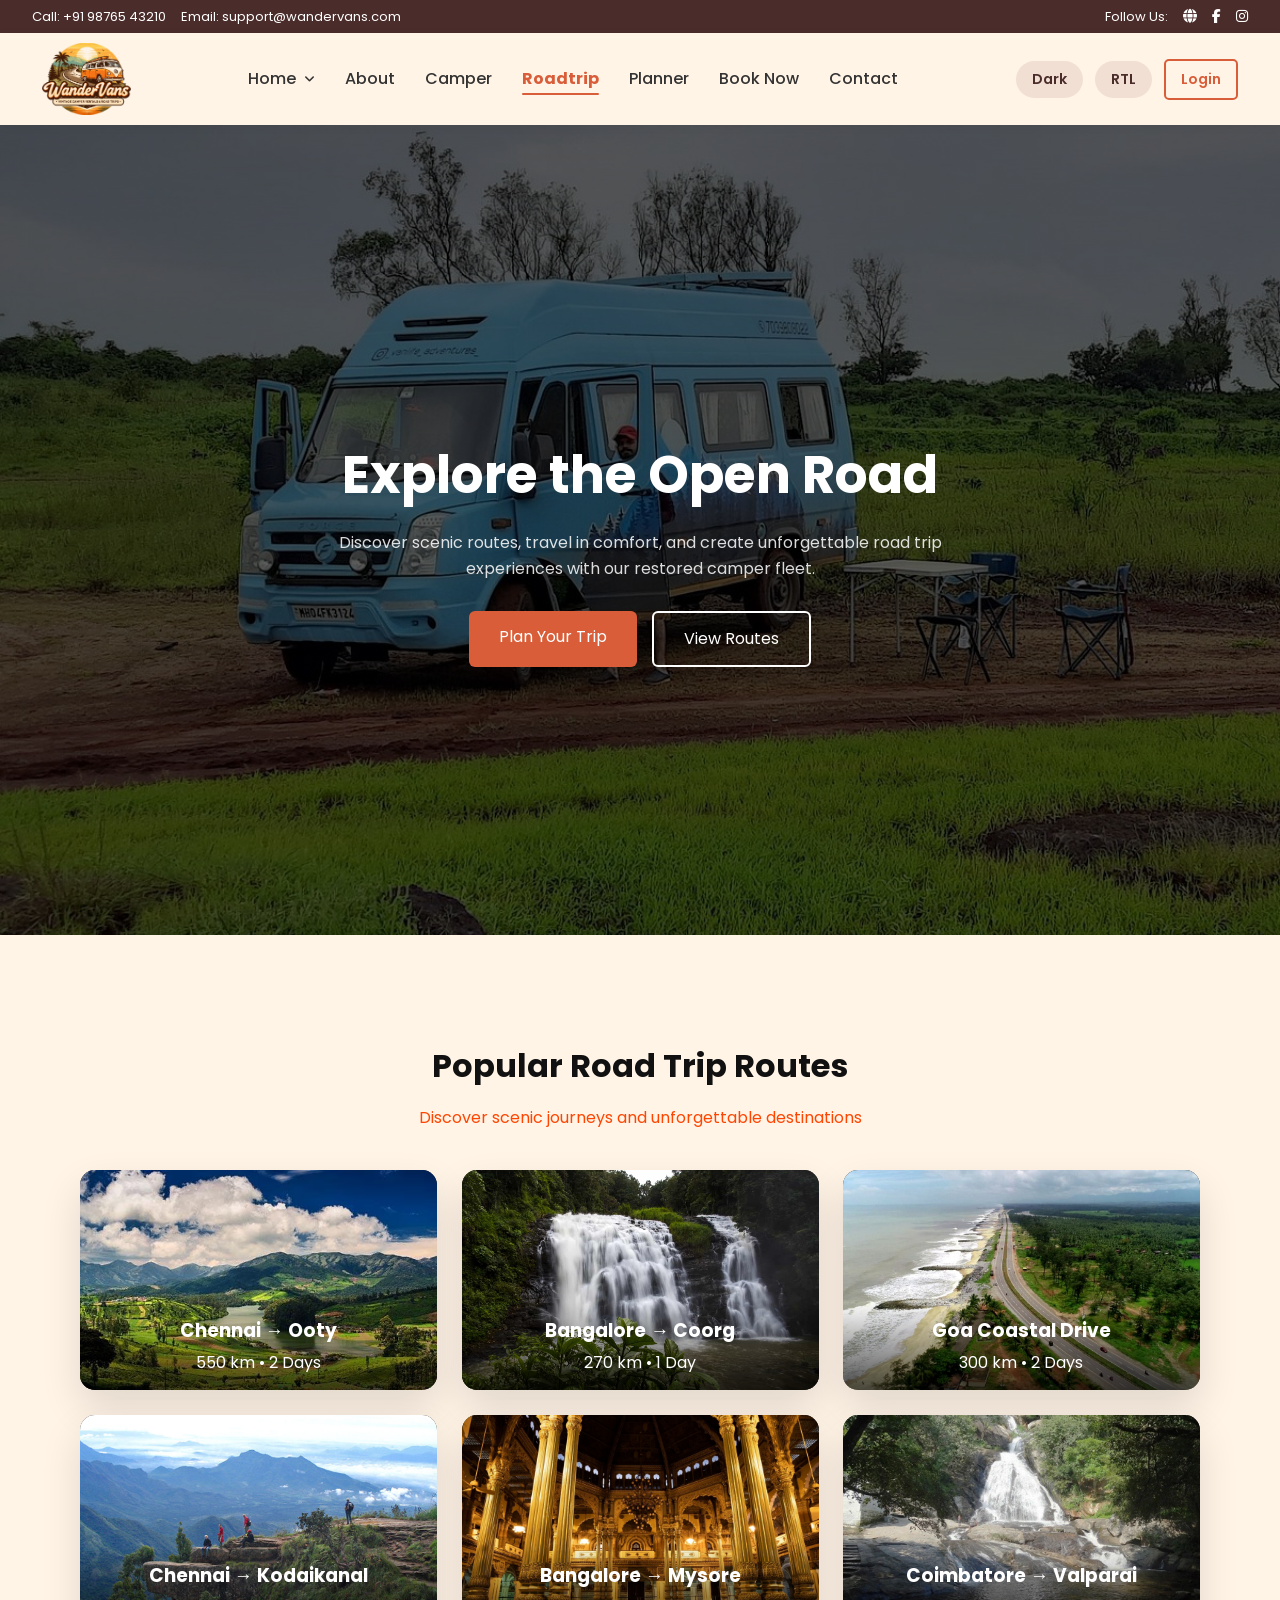
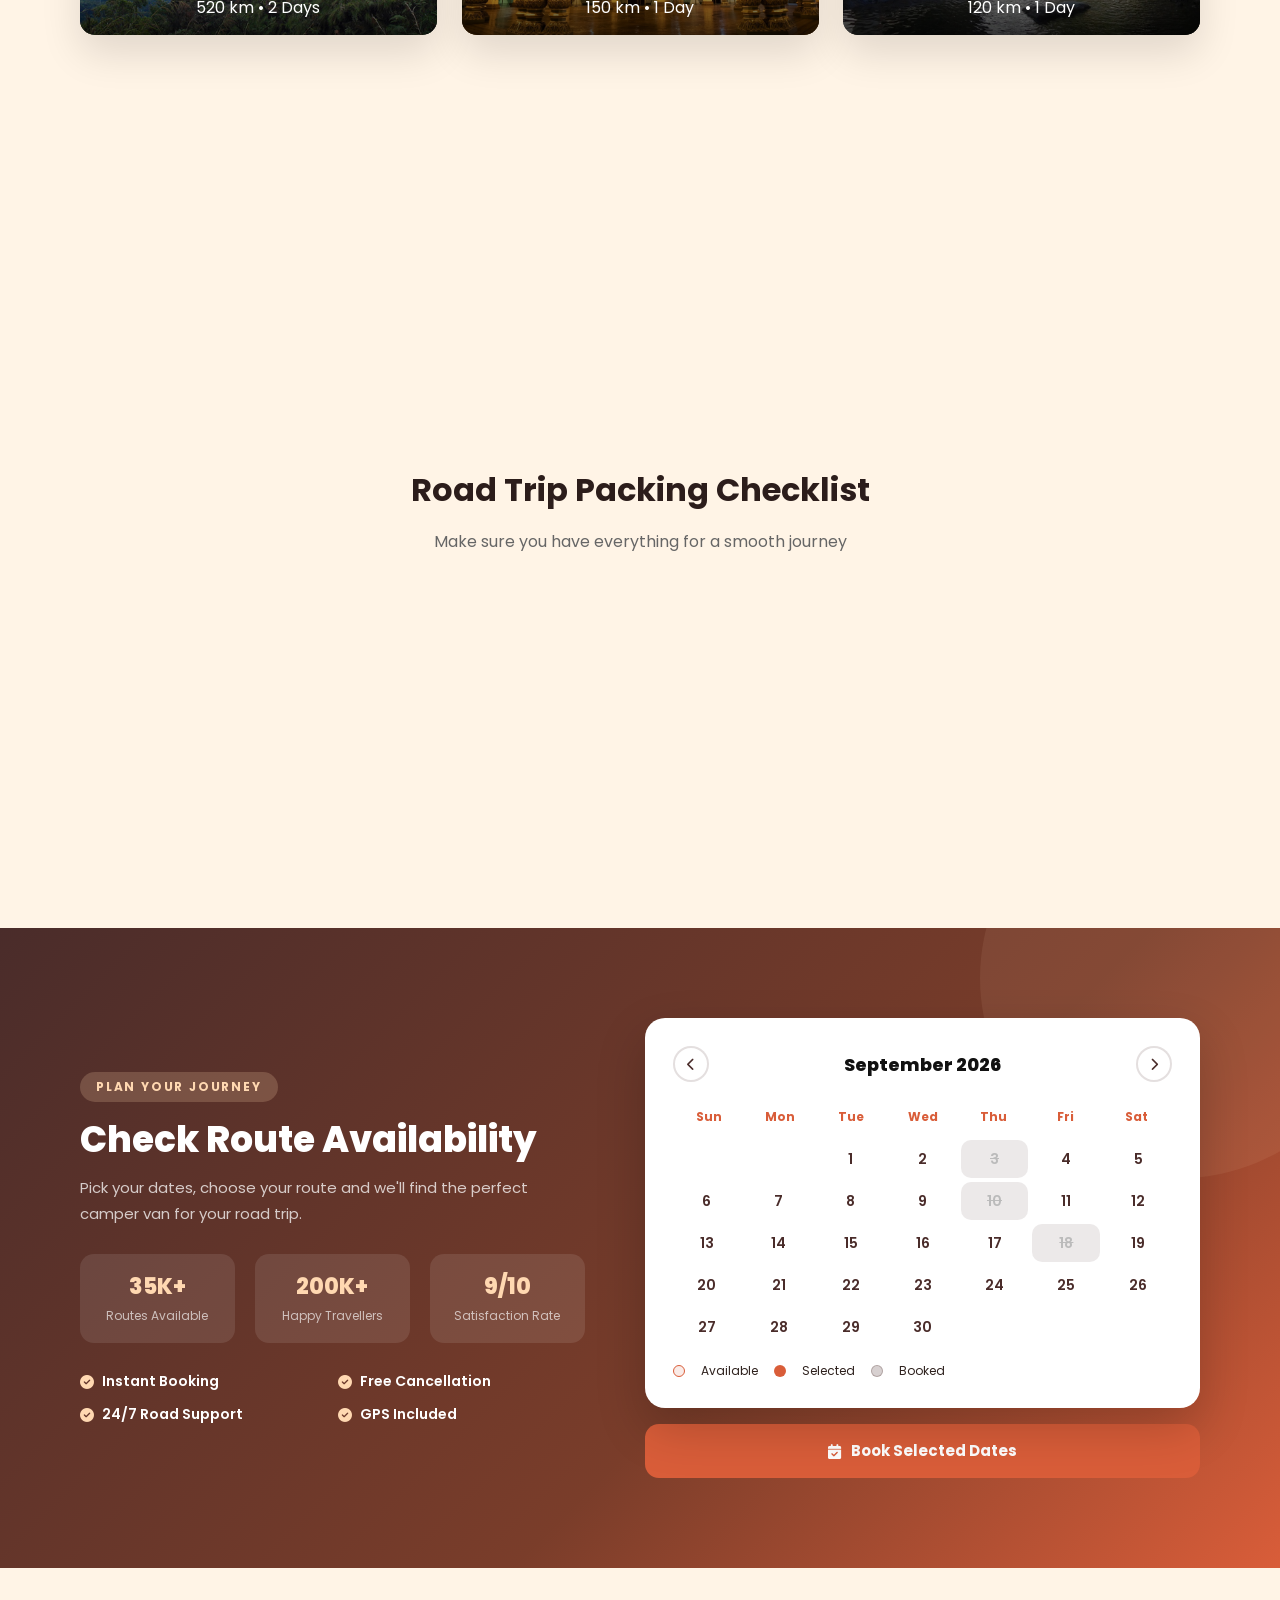
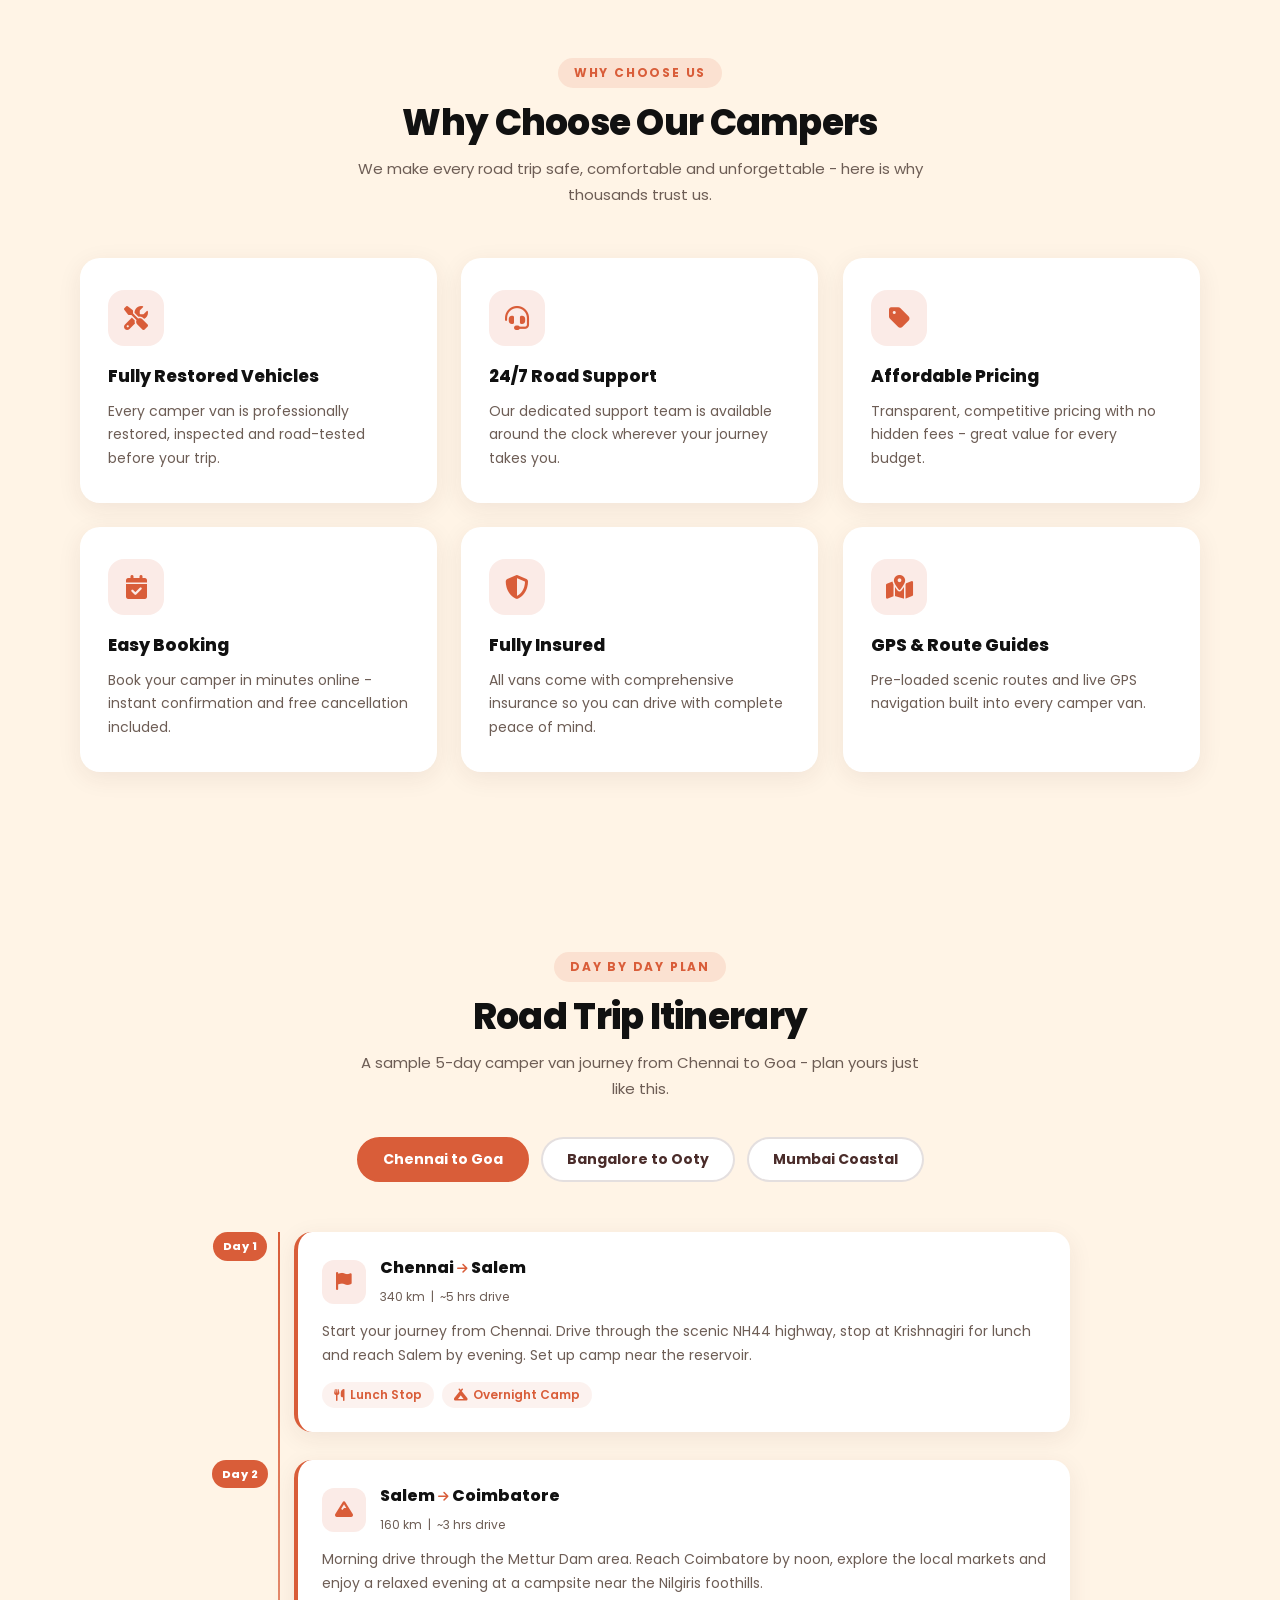
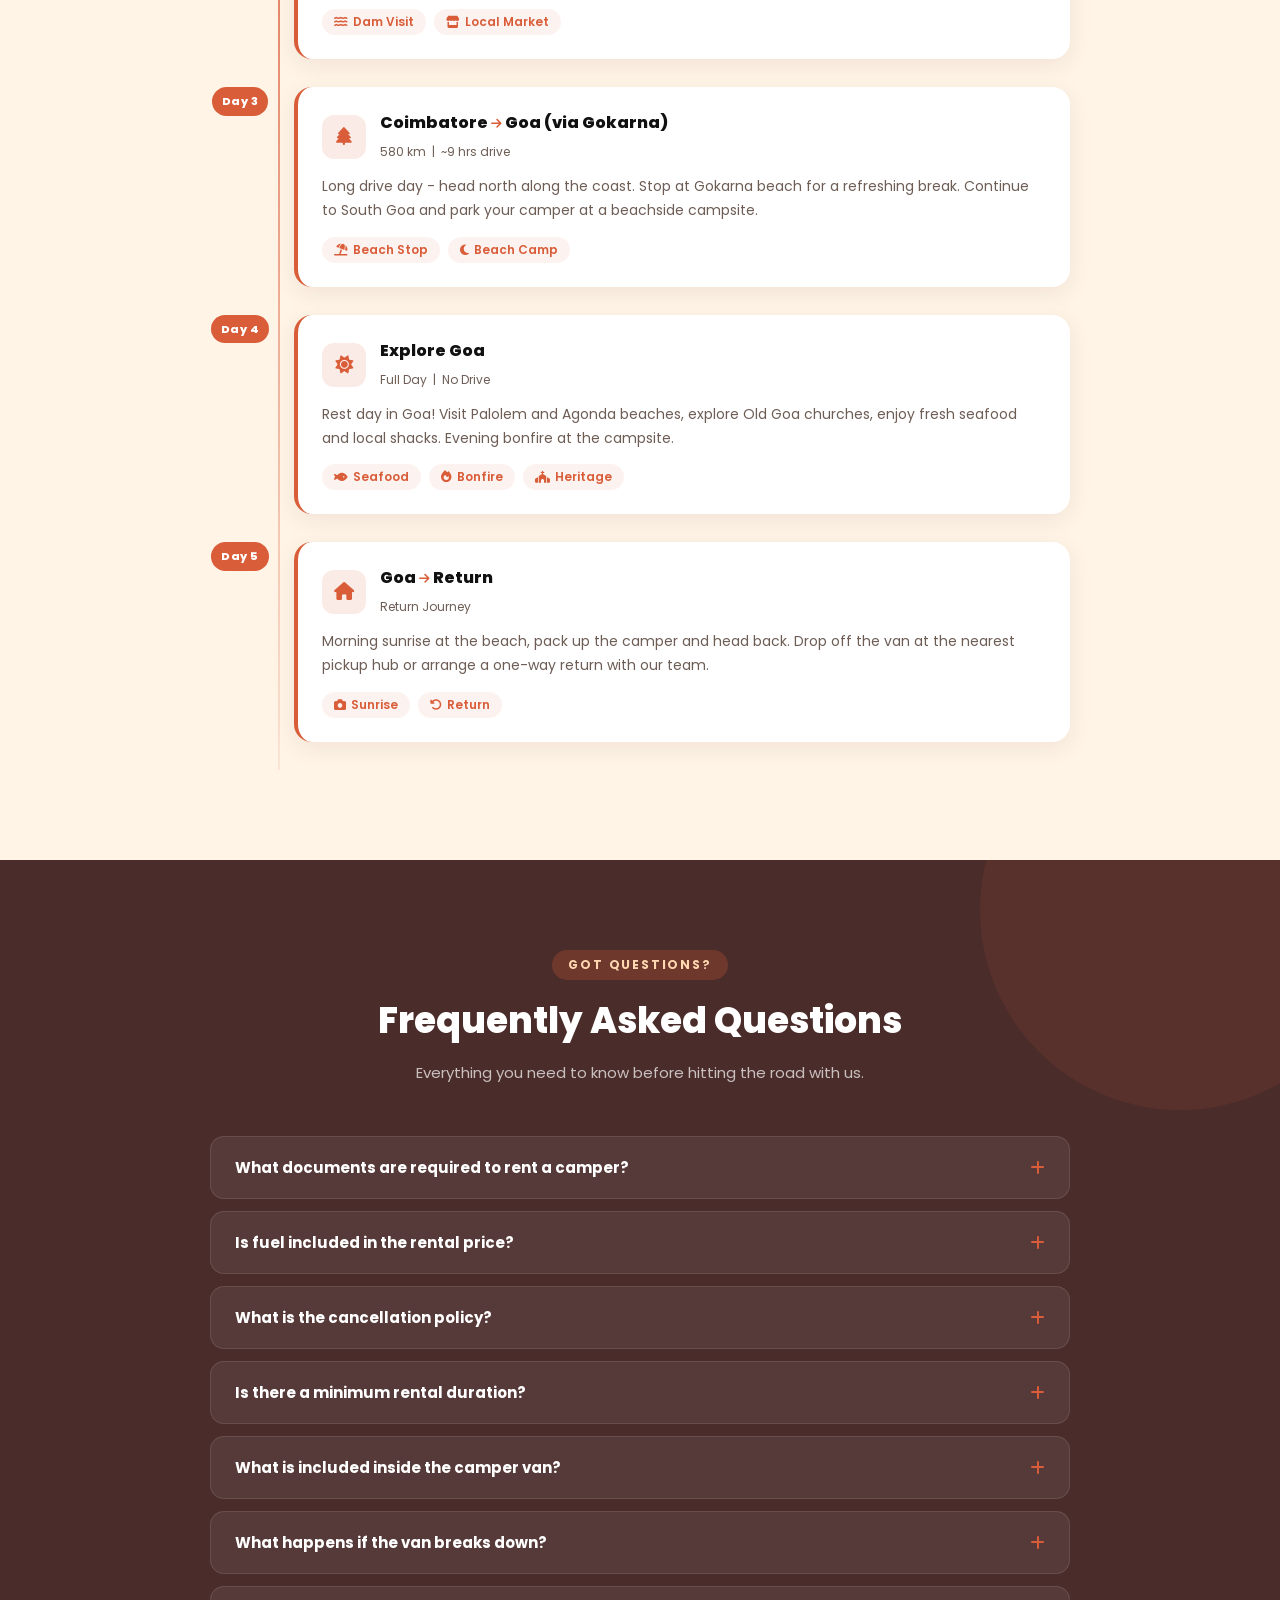
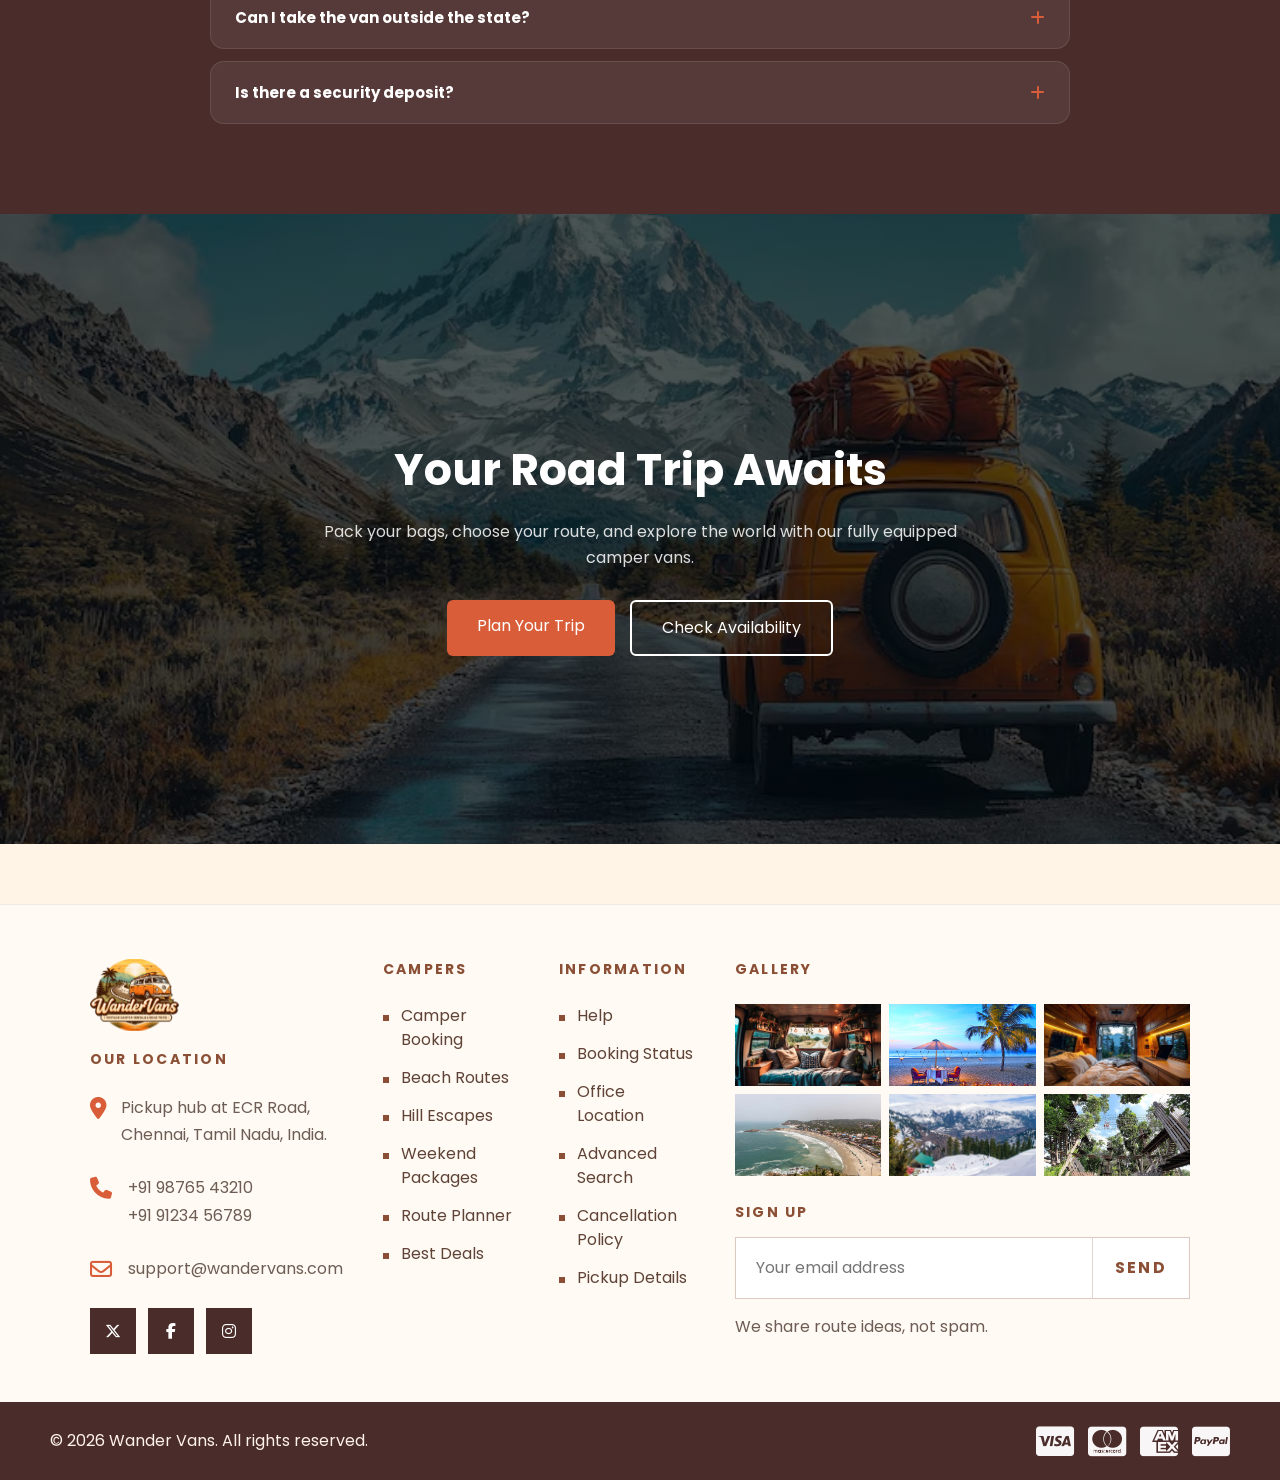
<file: roadtrip.html>
<!DOCTYPE html>
<html lang="en" dir="ltr">
<head>
  <meta charset="UTF-8">
  <meta name="viewport" content="width=device-width, initial-scale=1.0">
  <link rel="icon" type="image/png" href="images/logo-img.png">
  <script src="js/site-preferences.js"></script>
  <script src="js/site-animations.js" defer></script>
  <title>Wander Vans - Home</title>
  <link rel="stylesheet" href="https://cdnjs.cloudflare.com/ajax/libs/font-awesome/6.5.0/css/all.min.css">
  <link rel="stylesheet" href="css/style.css">
</head>
<body>
<!-- TOP BAR -->
<div class="top-bar">
  <div class="top-left">
    <span>Call: +91 98765 43210</span>
    <span>Email: support@wandervans.com</span>
  </div>

  <div class="top-right">
    <span>Follow Us:</span>
    <a href="#" class="top-social"><i class="fa-solid fa-globe"></i></a>
    <a href="#" class="top-social"><i class="fa-brands fa-facebook-f"></i></a>
    <a href="#" class="top-social"><i class="fa-brands fa-instagram"></i></a>
  </div>
</div>

<!-- MAIN NAVBAR -->
<header class="navbar">

  <!-- Logo -->
  <a href="index.html" class="logo" aria-label="Wander Vans home">
    <img src="images/logo-img.png" alt="Wander Vans">
  </a>

  <!-- Menu -->
  <nav class="menu">
    <ul>
      <li class="menu-dropdown">
        <a href="index.html">Home <i class="fa-solid fa-angle-down"></i></a>
        <ul class="dropdown-menu">
          <li><a href="index.html">Home 1</a></li>
          <li><a href="home2.html">Home 2</a></li>
        </ul>
      </li>
      <li><a href="about.html">About</a></li>
      <li><a href="camper.html">Camper</a></li>
      <li><a href="roadtrip.html" class="active">Roadtrip</a></li>
      <li><a href="planner.html">Planner</a></li>
      <li><a href="book.html">Book Now</a></li>
      <li><a href="contact.html">Contact</a></li>
    </ul>
    <div class="mobile-actions">
      <a href="login.html" class="btn secondary">Login</a>
      <div class="mobile-toggle-row">
        <button type="button" class="mobile-dark-btn toggle-btn">Dark</button>
        <button type="button" class="mobile-rtl-btn toggle-btn">RTL</button>
      </div>
    </div>
  </nav>

  <!-- Right Controls -->
  <button class="hamburger" id="hamburger" aria-label="Menu">
    <span></span><span></span><span></span>
  </button>
  <div class="nav-right">
    <button type="button" id="darkToggle" class="toggle-btn">Dark</button>
    <button type="button" id="rtlToggle" class="toggle-btn">RTL</button>
    <a href="login.html" class="btn secondary">Login</a>
  </div>
</header>
<section class="roadtrip-hero">

  <div class="roadtrip-content">

    <h1>Explore the Open Road</h1>

    <p>
      Discover scenic routes, travel in comfort, and create unforgettable
      road trip experiences with our restored camper fleet.
    </p>

    <div class="roadtrip-buttons">
      <a href="#" class="road-btn-primary">Plan Your Trip</a>
      <a href="#" class="road-btn-outline">View Routes</a>
    </div>

  </div>

</section>
<section class="route-guides">

  <h2>Popular Road Trip Routes</h2>
  <p>Discover scenic journeys and unforgettable destinations</p>

  <div class="route-grid">

    <!-- 1 -->
    <div class="route-card" tabindex="0" role="button" aria-expanded="false" aria-label="View route details for Chennai to Ooty">
      <img src="images/route1.jpg" alt="Scenic mountain road on the Chennai to Ooty route">
      <div class="route-info">
        <h3>Chennai &rarr; Ooty</h3>
        <p>550 km &bull; 2 Days</p>
      </div>
      <div class="route-details" aria-hidden="true">
        <h4>Route Details</h4>
        <p>Wind past tea estates, misty viewpoints, and cool hill-station stops through Coonoor.</p>
        <span>Best for mountain air, sunrise drives, and weekend camping.</span>
      </div>
    </div>

    <!-- 2 -->
    <div class="route-card" tabindex="0" role="button" aria-expanded="false" aria-label="View route details for Bangalore to Coorg">
      <img src="images/route2.jpg" alt="Forest highway leading toward Coorg">
      <div class="route-info">
        <h3>Bangalore &rarr; Coorg</h3>
        <p>270 km &bull; 1 Day</p>
      </div>
      <div class="route-details" aria-hidden="true">
        <h4>Route Details</h4>
        <p>A smooth drive into coffee country with waterfalls, plantations, and quiet valley roads.</p>
        <span>Great for short escapes, scenic meals, and relaxed camp nights.</span>
      </div>
    </div>

    <!-- 3 -->
    <div class="route-card" tabindex="0" role="button" aria-expanded="false" aria-label="View route details for Goa Coastal Drive">
      <img src="images/route3.jpg" alt="Coastal road and beach view in Goa">
      <div class="route-info">
        <h3>Goa Coastal Drive</h3>
        <p>300 km &bull; 2 Days</p>
      </div>
      <div class="route-details" aria-hidden="true">
        <h4>Route Details</h4>
        <p>Follow beach roads, colorful villages, sunset points, and easy cafe stops along the coast.</p>
        <span>Perfect for ocean views, laid-back cruising, and overnight beach vibes.</span>
      </div>
    </div>

    <!-- 4 -->
    <div class="route-card" tabindex="0" role="button" aria-expanded="false" aria-label="View route details for Chennai to Kodaikanal">
      <img src="images/route4.jpg" alt="Curving road into the hills near Kodaikanal">
      <div class="route-info">
        <h3>Chennai &rarr; Kodaikanal</h3>
        <p>520 km &bull; 2 Days</p>
      </div>
      <div class="route-details" aria-hidden="true">
        <h4>Route Details</h4>
        <p>Climb toward pine forests, lake views, and foggy bends with plenty of photo stops.</p>
        <span>Ideal for cool-weather road trips and peaceful hill camping.</span>
      </div>
    </div>

    <!-- 5 -->
    <div class="route-card" tabindex="0" role="button" aria-expanded="false" aria-label="View route details for Bangalore to Mysore">
      <img src="images/route5.jpg" alt="Open road heading from Bangalore to Mysore">
      <div class="route-info">
        <h3>Bangalore &rarr; Mysore</h3>
        <p>150 km &bull; 1 Day</p>
      </div>
      <div class="route-details" aria-hidden="true">
        <h4>Route Details</h4>
        <p>Enjoy a quick royal-city ride with heritage stops, gardens, and family-friendly detours.</p>
        <span>Best for easy planning, short drives, and first camper trips.</span>
      </div>
    </div>

    <!-- 6 -->
    <div class="route-card" tabindex="0" role="button" aria-expanded="false" aria-label="View route details for Coimbatore to Valparai">
      <img src="images/route6.jpg" alt="Hairpin bend road on the way to Valparai">
      <div class="route-info">
        <h3>Coimbatore &rarr; Valparai</h3>
        <p>120 km &bull; 1 Day</p>
      </div>
      <div class="route-details" aria-hidden="true">
        <h4>Route Details</h4>
        <p>Take the dramatic hill climb through forests, tea gardens, monkeys, and high viewpoints.</p>
        <span>Made for adventurous drives and lush green scenery.</span>
      </div>
    </div>

    <!-- 7 -->
    <div class="route-card" tabindex="0" role="button" aria-expanded="false" aria-label="View route details for Chennai to Pondicherry">
      <img src="images/route7.jpg" alt="Seaside route between Chennai and Pondicherry">
      <div class="route-info">
        <h3>Chennai &rarr; Pondicherry</h3>
        <p>160 km &bull; 1 Day</p>
      </div>
      <div class="route-details" aria-hidden="true">
        <h4>Route Details</h4>
        <p>Drive the East Coast Road for sea views, breezy stops, and colorful French-quarter streets.</p>
        <span>Great for sunrise departures and easy coastal weekends.</span>
      </div>
    </div>

    <!-- 8 -->
    <div class="route-card" tabindex="0" role="button" aria-expanded="false" aria-label="View route details for Madurai to Rameswaram">
      <img src="images/route8.jpg" alt="Long bridge approach on the Madurai to Rameswaram route">
      <div class="route-info">
        <h3>Madurai &rarr; Rameswaram</h3>
        <p>170 km &bull; 1 Day</p>
      </div>
      <div class="route-details" aria-hidden="true">
        <h4>Route Details</h4>
        <p>Pass temple towns and cross toward the island with unforgettable bridge and ocean views.</p>
        <span>Perfect for spiritual stops, sea breezes, and dramatic arrivals.</span>
      </div>
    </div>

    <!-- 9 -->
    <div class="route-card" tabindex="0" role="button" aria-expanded="false" aria-label="View route details for Hyderabad to Hampi">
      <img src="images/route9.jpg" alt="Historic landscape on the Hyderabad to Hampi route">
      <div class="route-info">
        <h3>Hyderabad &rarr; Hampi</h3>
        <p>380 km &bull; 2 Days</p>
      </div>
      <div class="route-details" aria-hidden="true">
        <h4>Route Details</h4>
        <p>Roll into a landscape of ruins, boulders, and river-side viewpoints with heritage charm.</p>
        <span>Best for history lovers, golden-hour photography, and slower exploring.</span>
      </div>
    </div>

  </div>

</section>
<section class="packing-section">

  <h2>Road Trip Packing Checklist</h2>
  <p>Make sure you have everything for a smooth journey</p>

  <div class="packing-grid">

    <!-- ESSENTIALS -->
    <div class="packing-card">
      <h3>Essentials</h3>

      <label><input type="checkbox"> Driving License</label>
      <label><input type="checkbox"> ID Proof</label>
      <label><input type="checkbox"> Cash & Cards</label>
      <label><input type="checkbox"> Mobile Charger</label>
    </div>

    <!-- CLOTHING -->
    <div class="packing-card">
      <h3>Clothing</h3>

      <label><input type="checkbox"> Comfortable Clothes</label>
      <label><input type="checkbox"> Jacket</label>
      <label><input type="checkbox"> Shoes</label>
      <label><input type="checkbox"> Rainwear</label>
    </div>

    <!-- CAMPING -->
    <div class="packing-card">
      <h3>Camping Gear</h3>

      <label><input type="checkbox"> Sleeping Bag</label>
      <label><input type="checkbox"> Cooking Kit</label>
      <label><input type="checkbox"> Flashlight</label>
      <label><input type="checkbox"> Water Bottle</label>
    </div>

    <!-- SAFETY -->
    <div class="packing-card">
      <h3>Safety</h3>

      <label><input type="checkbox"> First Aid Kit</label>
      <label><input type="checkbox"> Emergency Contacts</label>
      <label><input type="checkbox"> Spare Tyre</label>
      <label><input type="checkbox"> Toolkit</label>
    </div>

  </div>

</section>
<section class="rt-avail-section">
  <div class="rt-avail-inner">

    <div class="rt-avail-left">
      <span class="rt-avail-tag">Plan Your Journey</span>
      <h2>Check Route Availability</h2>
      <p>Pick your dates, choose your route and we'll find the perfect camper van for your road trip.</p>
      <div class="rt-avail-stats">
        <div class="rt-avail-stat">
          <strong>35K+</strong>
          <span>Routes Available</span>
        </div>
        <div class="rt-avail-stat">
          <strong>200K+</strong>
          <span>Happy Travellers</span>
        </div>
        <div class="rt-avail-stat">
          <strong>9/10</strong>
          <span>Satisfaction Rate</span>
        </div>
      </div>
      <div class="rt-avail-perks">
        <div class="rt-avail-perk"><i class="fa-solid fa-circle-check"></i> Instant Booking</div>
        <div class="rt-avail-perk"><i class="fa-solid fa-circle-check"></i> Free Cancellation</div>
        <div class="rt-avail-perk"><i class="fa-solid fa-circle-check"></i> 24/7 Road Support</div>
        <div class="rt-avail-perk"><i class="fa-solid fa-circle-check"></i> GPS Included</div>
      </div>
    </div>

    <div class="rt-avail-right">
      <div class="rt-calendar">
        <div class="rt-cal-header">
          <button class="rt-cal-nav" id="rtCalPrev"><i class="fa-solid fa-chevron-left"></i></button>
          <h3 id="rtCalTitle">Loading...</h3>
          <button class="rt-cal-nav" id="rtCalNext"><i class="fa-solid fa-chevron-right"></i></button>
        </div>
        <div class="rt-cal-days">
          <span>Sun</span><span>Mon</span><span>Tue</span><span>Wed</span><span>Thu</span><span>Fri</span><span>Sat</span>
        </div>
        <div class="rt-cal-dates" id="rtCalDates"></div>
        <div class="rt-cal-legend">
          <span class="leg-dot leg-available"></span> Available
          <span class="leg-dot leg-selected"></span> Selected
          <span class="leg-dot leg-booked"></span> Booked
        </div>
      </div>
      <button class="rt-book-btn"><i class="fa-solid fa-calendar-check"></i> Book Selected Dates</button>
    </div>
  </div>
</section>
<section class="why-campers">
  <div class="why-header">
    <span class="why-tag">Why Choose Us</span>
    <h2>Why Choose Our Campers</h2>
    <p>We make every road trip safe, comfortable and unforgettable - here is why thousands trust us.</p>
  </div>
  <div class="why-grid">

    <div class="why-card">
      <div class="why-icon"><i class="fa-solid fa-screwdriver-wrench"></i></div>
      <h4>Fully Restored Vehicles</h4>
      <p>Every camper van is professionally restored, inspected and road-tested before your trip.</p>
    </div>

    <div class="why-card">
      <div class="why-icon"><i class="fa-solid fa-headset"></i></div>
      <h4>24/7 Road Support</h4>
      <p>Our dedicated support team is available around the clock wherever your journey takes you.</p>
    </div>

    <div class="why-card">
      <div class="why-icon"><i class="fa-solid fa-tag"></i></div>
      <h4>Affordable Pricing</h4>
      <p>Transparent, competitive pricing with no hidden fees - great value for every budget.</p>
    </div>

    <div class="why-card">
      <div class="why-icon"><i class="fa-solid fa-calendar-check"></i></div>
      <h4>Easy Booking</h4>
      <p>Book your camper in minutes online - instant confirmation and free cancellation included.</p>
    </div>

    <div class="why-card">
      <div class="why-icon"><i class="fa-solid fa-shield-halved"></i></div>
      <h4>Fully Insured</h4>
      <p>All vans come with comprehensive insurance so you can drive with complete peace of mind.</p>
    </div>

    <div class="why-card">
      <div class="why-icon"><i class="fa-solid fa-map-location-dot"></i></div>
      <h4>GPS & Route Guides</h4>
      <p>Pre-loaded scenic routes and live GPS navigation built into every camper van.</p>
    </div>

  </div>
</section>
<section class="itinerary-section">
  <div class="itin-header">
    <span class="itin-tag">Day by Day Plan</span>
    <h2>Road Trip Itinerary</h2>
    <p>A sample 5-day camper van journey from Chennai to Goa - plan yours just like this.</p>
  </div>
  <div class="itin-tabs">
    <button class="itin-tab active" data-route="south">Chennai to Goa</button>
    <button class="itin-tab" data-route="hill">Bangalore to Ooty</button>
    <button class="itin-tab" data-route="coast">Mumbai Coastal</button>
  </div>
  <div class="itin-timeline" id="itinTimeline">

    <div class="itin-day" data-route="south">
      <div class="itin-marker"><span>Day 1</span></div>
      <div class="itin-card">
        <div class="itin-card-top">
          <div class="itin-icon"><i class="fa-solid fa-flag"></i></div>
          <div>
            <h4>Chennai <i class="fa-solid fa-arrow-right"></i> Salem</h4>
            <span>340 km &nbsp;|&nbsp; ~5 hrs drive</span>
          </div>
        </div>
        <p>Start your journey from Chennai. Drive through the scenic NH44 highway, stop at Krishnagiri for lunch and reach Salem by evening. Set up camp near the reservoir.</p>
        <div class="itin-tags"><span><i class="fa-solid fa-utensils"></i> Lunch Stop</span><span><i class="fa-solid fa-campground"></i> Overnight Camp</span></div>
      </div>
    </div>

    <div class="itin-day" data-route="south">
      <div class="itin-marker"><span>Day 2</span></div>
      <div class="itin-card">
        <div class="itin-card-top">
          <div class="itin-icon"><i class="fa-solid fa-mountain"></i></div>
          <div>
            <h4>Salem <i class="fa-solid fa-arrow-right"></i> Coimbatore</h4>
            <span>160 km &nbsp;|&nbsp; ~3 hrs drive</span>
          </div>
        </div>
        <p>Morning drive through the Mettur Dam area. Reach Coimbatore by noon, explore the local markets and enjoy a relaxed evening at a campsite near the Nilgiris foothills.</p>
        <div class="itin-tags"><span><i class="fa-solid fa-water"></i> Dam Visit</span><span><i class="fa-solid fa-store"></i> Local Market</span></div>
      </div>
    </div>

    <div class="itin-day" data-route="south">
      <div class="itin-marker"><span>Day 3</span></div>
      <div class="itin-card">
        <div class="itin-card-top">
          <div class="itin-icon"><i class="fa-solid fa-tree"></i></div>
          <div>
            <h4>Coimbatore <i class="fa-solid fa-arrow-right"></i> Goa (via Gokarna)</h4>
            <span>580 km &nbsp;|&nbsp; ~9 hrs drive</span>
          </div>
        </div>
        <p>Long drive day - head north along the coast. Stop at Gokarna beach for a refreshing break. Continue to South Goa and park your camper at a beachside campsite.</p>
        <div class="itin-tags"><span><i class="fa-solid fa-umbrella-beach"></i> Beach Stop</span><span><i class="fa-solid fa-moon"></i> Beach Camp</span></div>
      </div>
    </div>

    <div class="itin-day" data-route="south">
      <div class="itin-marker"><span>Day 4</span></div>
      <div class="itin-card">
        <div class="itin-card-top">
          <div class="itin-icon"><i class="fa-solid fa-sun"></i></div>
          <div>
            <h4>Explore Goa</h4>
            <span>Full Day &nbsp;|&nbsp; No Drive</span>
          </div>
        </div>
        <p>Rest day in Goa! Visit Palolem and Agonda beaches, explore Old Goa churches, enjoy fresh seafood and local shacks. Evening bonfire at the campsite.</p>
        <div class="itin-tags"><span><i class="fa-solid fa-fish"></i> Seafood</span><span><i class="fa-solid fa-fire"></i> Bonfire</span><span><i class="fa-solid fa-church"></i> Heritage</span></div>
      </div>
    </div>

    <div class="itin-day" data-route="south">
      <div class="itin-marker"><span>Day 5</span></div>
      <div class="itin-card">
        <div class="itin-card-top">
          <div class="itin-icon"><i class="fa-solid fa-house"></i></div>
          <div>
            <h4>Goa <i class="fa-solid fa-arrow-right"></i> Return</h4>
            <span>Return Journey</span>
          </div>
        </div>
        <p>Morning sunrise at the beach, pack up the camper and head back. Drop off the van at the nearest pickup hub or arrange a one-way return with our team.</p>
        <div class="itin-tags"><span><i class="fa-solid fa-camera"></i> Sunrise</span><span><i class="fa-solid fa-rotate-left"></i> Return</span></div>
      </div>
    </div>

    <div class="itin-day hidden" data-route="hill">
      <div class="itin-marker"><span>Day 1</span></div>
      <div class="itin-card">
        <div class="itin-card-top">
          <div class="itin-icon"><i class="fa-solid fa-flag"></i></div>
          <div><h4>Bangalore <i class="fa-solid fa-arrow-right"></i> Mysore</h4><span>150 km &nbsp;|&nbsp; ~3 hrs</span></div>
        </div>
        <p>Drive from Bangalore to Mysore via the expressway. Visit Mysore Palace and Chamundi Hills. Camp near Brindavan Gardens.</p>
        <div class="itin-tags"><span><i class="fa-solid fa-landmark"></i> Palace</span><span><i class="fa-solid fa-campground"></i> Camp</span></div>
      </div>
    </div>
    <div class="itin-day hidden" data-route="hill">
      <div class="itin-marker"><span>Day 2</span></div>
      <div class="itin-card">
        <div class="itin-card-top">
          <div class="itin-icon"><i class="fa-solid fa-mountain"></i></div>
          <div><h4>Mysore <i class="fa-solid fa-arrow-right"></i> Ooty</h4><span>120 km &nbsp;|&nbsp; ~3 hrs</span></div>
        </div>
        <p>Drive through the Bandipur forest reserve into Tamil Nadu. Ascend the Nilgiris to reach Ooty. Explore the botanical gardens and tea estates.</p>
        <div class="itin-tags"><span><i class="fa-solid fa-tree"></i> Forest</span><span><i class="fa-solid fa-leaf"></i> Tea Estate</span></div>
      </div>
    </div>
    <div class="itin-day hidden" data-route="hill">
      <div class="itin-marker"><span>Day 3</span></div>
      <div class="itin-card">
        <div class="itin-card-top">
          <div class="itin-icon"><i class="fa-solid fa-sun"></i></div>
          <div><h4>Explore Ooty</h4><span>Full Day</span></div>
        </div>
        <p>Visit Doddabetta Peak, Ooty Lake and the famous Nilgiri Mountain Railway. Enjoy the cool weather and local cuisine before heading back.</p>
        <div class="itin-tags"><span><i class="fa-solid fa-train"></i> Toy Train</span><span><i class="fa-solid fa-water"></i> Lake</span></div>
      </div>
    </div>

    <div class="itin-day hidden" data-route="coast">
      <div class="itin-marker"><span>Day 1</span></div>
      <div class="itin-card">
        <div class="itin-card-top">
          <div class="itin-icon"><i class="fa-solid fa-flag"></i></div>
          <div><h4>Mumbai <i class="fa-solid fa-arrow-right"></i> Alibaug</h4><span>100 km &nbsp;|&nbsp; ~2 hrs</span></div>
        </div>
        <p>Start from Mumbai and drive south to Alibaug. Visit Kolaba Fort and enjoy the quiet beaches. Camp by the sea for a peaceful night.</p>
        <div class="itin-tags"><span><i class="fa-solid fa-fort-awesome"></i> Fort</span><span><i class="fa-solid fa-moon"></i> Sea Camp</span></div>
      </div>
    </div>
    <div class="itin-day hidden" data-route="coast">
      <div class="itin-marker"><span>Day 2</span></div>
      <div class="itin-card">
        <div class="itin-card-top">
          <div class="itin-icon"><i class="fa-solid fa-umbrella-beach"></i></div>
          <div><h4>Alibaug <i class="fa-solid fa-arrow-right"></i> Ganpatipule</h4><span>220 km &nbsp;|&nbsp; ~4 hrs</span></div>
        </div>
        <p>Drive along the Konkan coast through lush green landscapes. Reach Ganpatipule, visit the famous temple and relax on the pristine beach.</p>
        <div class="itin-tags"><span><i class="fa-solid fa-om"></i> Temple</span><span><i class="fa-solid fa-water"></i> Beach</span></div>
      </div>
    </div>
    <div class="itin-day hidden" data-route="coast">
      <div class="itin-marker"><span>Day 3</span></div>
      <div class="itin-card">
        <div class="itin-card-top">
          <div class="itin-icon"><i class="fa-solid fa-house"></i></div>
          <div><h4>Ganpatipule <i class="fa-solid fa-arrow-right"></i> Return</h4><span>Return Journey</span></div>
        </div>
        <p>Morning beach walk, fresh coconut breakfast and pack up. Drive back to Mumbai via the scenic Konkan highway with memories to last a lifetime.</p>
        <div class="itin-tags"><span><i class="fa-solid fa-camera"></i> Scenic Drive</span><span><i class="fa-solid fa-rotate-left"></i> Return</span></div>
      </div>
    </div>

  </div>
</section>
<section class="faq-section">
  <div class="faq-header">
    <span class="faq-tag">Got Questions?</span>
    <h2>Frequently Asked Questions</h2>
    <p>Everything you need to know before hitting the road with us.</p>
  </div>
  <div class="faq-grid">
    <div class="faq-item">
      <button class="faq-q"><span>What documents are required to rent a camper?</span><i class="fa-solid fa-plus"></i></button>
      <div class="faq-a"><p>You need a valid driving licence, a government-issued ID proof (Aadhaar/Passport), and a security deposit. International travellers must carry an International Driving Permit.</p></div>
    </div>
    <div class="faq-item">
      <button class="faq-q"><span>Is fuel included in the rental price?</span><i class="fa-solid fa-plus"></i></button>
      <div class="faq-a"><p>Fuel is not included in the base rental price. The van is provided with a full tank and must be returned with a full tank. Any shortfall will be charged at actuals.</p></div>
    </div>
    <div class="faq-item">
      <button class="faq-q"><span>What is the cancellation policy?</span><i class="fa-solid fa-plus"></i></button>
      <div class="faq-a"><p>Cancellations made 7+ days before pickup receive a full refund. Cancellations within 3-7 days receive a 50% refund. Cancellations within 48 hours are non-refundable.</p></div>
    </div>
    <div class="faq-item">
      <button class="faq-q"><span>Is there a minimum rental duration?</span><i class="fa-solid fa-plus"></i></button>
      <div class="faq-a"><p>Yes, the minimum rental period is 2 days. Long-term rentals of 7+ days receive special discounted rates.</p></div>
    </div>
    <div class="faq-item">
      <button class="faq-q"><span>What is included inside the camper van?</span><i class="fa-solid fa-plus"></i></button>
      <div class="faq-a"><p>Every van includes a sleeping area, fully equipped kitchen, GPS navigation, USB charging ports, and a basic toolkit. Premium vans also include solar panels and Wi-Fi.</p></div>
    </div>
    <div class="faq-item">
      <button class="faq-q"><span>What happens if the van breaks down?</span><i class="fa-solid fa-plus"></i></button>
      <div class="faq-a"><p>We provide 24/7 roadside assistance. Simply call our support number and our team will reach you within 2 hours. All vans are fully insured and covered for breakdowns.</p></div>
    </div>
    <div class="faq-item">
      <button class="faq-q"><span>Can I take the van outside the state?</span><i class="fa-solid fa-plus"></i></button>
      <div class="faq-a"><p>Yes, inter-state travel is allowed. Please inform us at booking so we can provide the necessary permits and documentation for border crossings.</p></div>
    </div>
    <div class="faq-item">
      <button class="faq-q"><span>Is there a security deposit?</span><i class="fa-solid fa-plus"></i></button>
      <div class="faq-a"><p>Yes, a refundable security deposit of Rs. 5000 - Rs. 15000 is collected at pickup. It is fully refunded within 3 business days after return inspection.</p></div>
    </div>
  </div>
</section>
<section class="journey-banner">

  <div class="journey-content">

    <h2>Your Road Trip Awaits</h2>

    <p>
      Pack your bags, choose your route, and explore the world with
      our fully equipped camper vans.
    </p>

    <div class="journey-actions">
      <a href="#" class="journey-btn-primary">Plan Your Trip</a>
      <a href="#" class="journey-btn-outline">Check Availability</a>
    </div>

  </div>

</section>
<footer class="footer">
  <div class="footer-top">
    <div class="footer-col footer-location">
      <a href="index.html" class="footer-brand" aria-label="Wander Vans home">
        <img src="images/logo-img.png" alt="Wander Vans">
      </a>
      <h3>Our Location</h3>

      <div class="footer-contact-item">
        <i class="fa-solid fa-location-dot"></i>
        <p>Pickup hub at ECR Road, Chennai, Tamil Nadu, India.</p>
      </div>

      <div class="footer-contact-item">
        <i class="fa-solid fa-phone"></i>
        <p>+91 98765 43210<br>+91 91234 56789</p>
      </div>

      <div class="footer-contact-item">
        <i class="fa-regular fa-envelope"></i>
        <p>support@wandervans.com</p>
      </div>

      <div class="footer-socials">
        <a href="#" aria-label="X"><i class="fa-brands fa-x-twitter"></i></a>
        <a href="#" aria-label="Facebook"><i class="fa-brands fa-facebook-f"></i></a>
        <a href="#" aria-label="Instagram"><i class="fa-brands fa-instagram"></i></a>
      </div>
    </div>

    <div class="footer-col">
      <h3>Campers</h3>
      <ul class="footer-list">
        <li><a href="#">Camper Booking</a></li>
        <li><a href="#">Beach Routes</a></li>
        <li><a href="#">Hill Escapes</a></li>
        <li><a href="#">Weekend Packages</a></li>
        <li><a href="#">Route Planner</a></li>
        <li><a href="#">Best Deals</a></li>
      </ul>
    </div>

    <div class="footer-col">
      <h3>Information</h3>
      <ul class="footer-list">
        <li><a href="#">Help</a></li>
        <li><a href="#">Booking Status</a></li>
        <li><a href="#">Office Location</a></li>
        <li><a href="#">Advanced Search</a></li>
        <li><a href="#">Cancellation Policy</a></li>
        <li><a href="#">Pickup Details</a></li>
      </ul>
    </div>

    <div class="footer-col footer-gallery-col">
      <h3>Gallery</h3>
      <div class="footer-gallery">
        <img src="images/van1.jpg" alt="Camper by the road">
        <img src="images/beach.jpg" alt="Beach road trip">
        <img src="images/van2.jpg" alt="Traveler with camper">
        <img src="images/trip1.jpg" alt="Coastal route">
        <img src="images/mountain.jpg" alt="Mountain escape">
        <img src="images/forest.jpg" alt="Forest camping">
      </div>

      <h4>Sign Up</h4>
      <form class="footer-signup">
        <input type="email" placeholder="Your email address" aria-label="Email address">
        <button type="submit">Send</button>
      </form>
      <p class="footer-small">We share route ideas, not spam.</p>
    </div>
  </div>

  <div class="footer-bottom">
    <p>&copy; 2026 Wander Vans. All rights reserved.</p>
    <div class="footer-payments" aria-label="Accepted payments">
      <i class="fa-brands fa-cc-visa"></i>
      <i class="fa-brands fa-cc-mastercard"></i>
      <i class="fa-brands fa-cc-amex"></i>
      <i class="fa-brands fa-cc-paypal"></i>
    </div>
  </div>
</footer>

<script>
  const footerSignup = document.querySelector(".footer-signup");
  const heroSlides = document.querySelectorAll(".hero-slide");
  const heroDots = document.querySelectorAll(".hero-dot");
  const heroPrev = document.querySelector(".hero-prev");
  const heroNext = document.querySelector(".hero-next");
  let currentSlide = 0;
  let slideTimer;

  function setSlide(index) {
    heroSlides.forEach(function (slide, slideIndex) {
      slide.classList.toggle("active", slideIndex === index);
    });

    heroDots.forEach(function (dot, dotIndex) {
      dot.classList.toggle("active", dotIndex === index);
    });

    currentSlide = index;
  }

  function moveSlide(direction) {
    const nextIndex = (currentSlide + direction + heroSlides.length) % heroSlides.length;
    setSlide(nextIndex);
  }

  function resetSliderTimer() {
    window.clearInterval(slideTimer);
    slideTimer = window.setInterval(function () {
      moveSlide(1);
    }, 5000);
  }

  if (heroSlides.length && heroPrev && heroNext && heroDots.length) {
    heroPrev.addEventListener("click", function () {
      moveSlide(-1);
      resetSliderTimer();
    });

    heroNext.addEventListener("click", function () {
      moveSlide(1);
      resetSliderTimer();
    });

    heroDots.forEach(function (dot, index) {
      dot.addEventListener("click", function () {
        setSlide(index);
        resetSliderTimer();
      });
    });

    setSlide(0);
    resetSliderTimer();
  }

  if (footerSignup) {
    footerSignup.addEventListener("submit", function (event) {
      event.preventDefault();
    });
  }

  document.getElementById("darkToggle").addEventListener("click", function () {
    document.body.classList.toggle("dark");
  });

  document.getElementById("rtlToggle").addEventListener("click", function () {
    const html = document.documentElement;
    html.dir = html.dir === "rtl" ? "ltr" : "rtl";
  });
</script>

<script>
/* FAQ ACCORDION */
document.querySelectorAll(".faq-q").forEach(function(btn) {
  btn.addEventListener("click", function() {
    const item = btn.closest(".faq-item");
    const isOpen = item.classList.contains("open");
    document.querySelectorAll(".faq-item").forEach(function(i) { i.classList.remove("open"); });
    if (!isOpen) item.classList.add("open");
  });
});

/* ITINERARY TABS */
document.querySelectorAll(".itin-tab").forEach(function(tab) {
  tab.addEventListener("click", function() {
    document.querySelectorAll(".itin-tab").forEach(function(t) { t.classList.remove("active"); });
    tab.classList.add("active");
    const route = tab.dataset.route;
    document.querySelectorAll(".itin-day").forEach(function(day) {
      day.classList.toggle("hidden", day.dataset.route !== route);
    });
  });
});

/* ROUTE GUIDE CARDS */
const routeCards = document.querySelectorAll(".route-card");

function setRouteCardState(card, isOpen) {
  card.classList.toggle("is-open", isOpen);
  card.setAttribute("aria-expanded", isOpen ? "true" : "false");

  const details = card.querySelector(".route-details");
  if (details) {
    details.setAttribute("aria-hidden", isOpen ? "false" : "true");
  }
}

function closeRouteCards() {
  routeCards.forEach(function(card) {
    setRouteCardState(card, false);
  });
}

routeCards.forEach(function(card) {
  card.addEventListener("click", function(event) {
    event.stopPropagation();
    const shouldOpen = !card.classList.contains("is-open");
    closeRouteCards();
    setRouteCardState(card, shouldOpen);
  });

  card.addEventListener("keydown", function(event) {
    if (event.key === "Enter" || event.key === " ") {
      event.preventDefault();
      card.click();
    }

    if (event.key === "Escape") {
      setRouteCardState(card, false);
      card.blur();
    }
  });
});

document.addEventListener("click", function(event) {
  if (!event.target.closest(".route-card")) {
    closeRouteCards();
  }
});
</script>

<script>
/* CALENDAR */
const bookedDays = [3, 10, 18];
let calDate = new Date(2026, 8, 1);
let selected = [];

function renderCal() {
  const months = ['January','February','March','April','May','June','July','August','September','October','November','December'];
  document.getElementById('rtCalTitle').textContent = months[calDate.getMonth()] + ' ' + calDate.getFullYear();
  const grid = document.getElementById('rtCalDates');
  grid.innerHTML = '';
  const firstDay = new Date(calDate.getFullYear(), calDate.getMonth(), 1).getDay();
  const daysInMonth = new Date(calDate.getFullYear(), calDate.getMonth() + 1, 0).getDate();
  for (let i = 0; i < firstDay; i++) {
    const blank = document.createElement('div');
    blank.classList.add('rt-cal-blank');
    grid.appendChild(blank);
  }
  for (let d = 1; d <= daysInMonth; d++) {
    const cell = document.createElement('div');
    cell.textContent = d;
    cell.classList.add('rt-cal-day');
    if (bookedDays.includes(d)) {
      cell.classList.add('rt-booked');
    } else if (selected.includes(d)) {
      cell.classList.add('rt-selected');
    } else {
      cell.addEventListener('click', function() {
        const idx = selected.indexOf(d);
        if (idx > -1) selected.splice(idx, 1);
        else selected.push(d);
        renderCal();
      });
    }
    grid.appendChild(cell);
  }
}

document.getElementById('rtCalPrev').addEventListener('click', function() {
  calDate.setMonth(calDate.getMonth() - 1);
  selected = [];
  renderCal();
});
document.getElementById('rtCalNext').addEventListener('click', function() {
  calDate.setMonth(calDate.getMonth() + 1);
  selected = [];
  renderCal();
});

renderCal();
</script>


<!-- SCROLL TO TOP -->
<button class="scroll-top-btn" id="scrollTopBtn" aria-label="Scroll to top">
  <i class="fa-solid fa-arrow-up"></i>
</button>

<script>
var scrollBtn = document.getElementById("scrollTopBtn");
window.addEventListener("scroll", function() {
  if (window.scrollY > 300) {
    scrollBtn.classList.add("visible");
  } else {
    scrollBtn.classList.remove("visible");
  }
});
scrollBtn.addEventListener("click", function() {
  window.scrollTo({ top: 0, behavior: "smooth" });
});
</script>
<script>
var ham = document.getElementById("hamburger");
var menu = document.querySelector(".menu");
if (ham && menu) {
  ham.addEventListener("click", function() {
    ham.classList.toggle("open");
    menu.classList.toggle("open");
  });
  document.querySelectorAll(".menu a, .mobile-actions a").forEach(function(link) {
    link.addEventListener("click", function() {
      ham.classList.remove("open");
      menu.classList.remove("open");
    });
  });
}
var mDark = document.querySelector(".mobile-dark-btn");
var mRtl = document.querySelector(".mobile-rtl-btn");
if (mDark) mDark.addEventListener("click", function() { document.body.classList.toggle("dark"); });
if (mRtl) mRtl.addEventListener("click", function() { var h = document.documentElement; h.dir = h.dir === "rtl" ? "ltr" : "rtl"; });
</script>
</body>
</html>
</file>
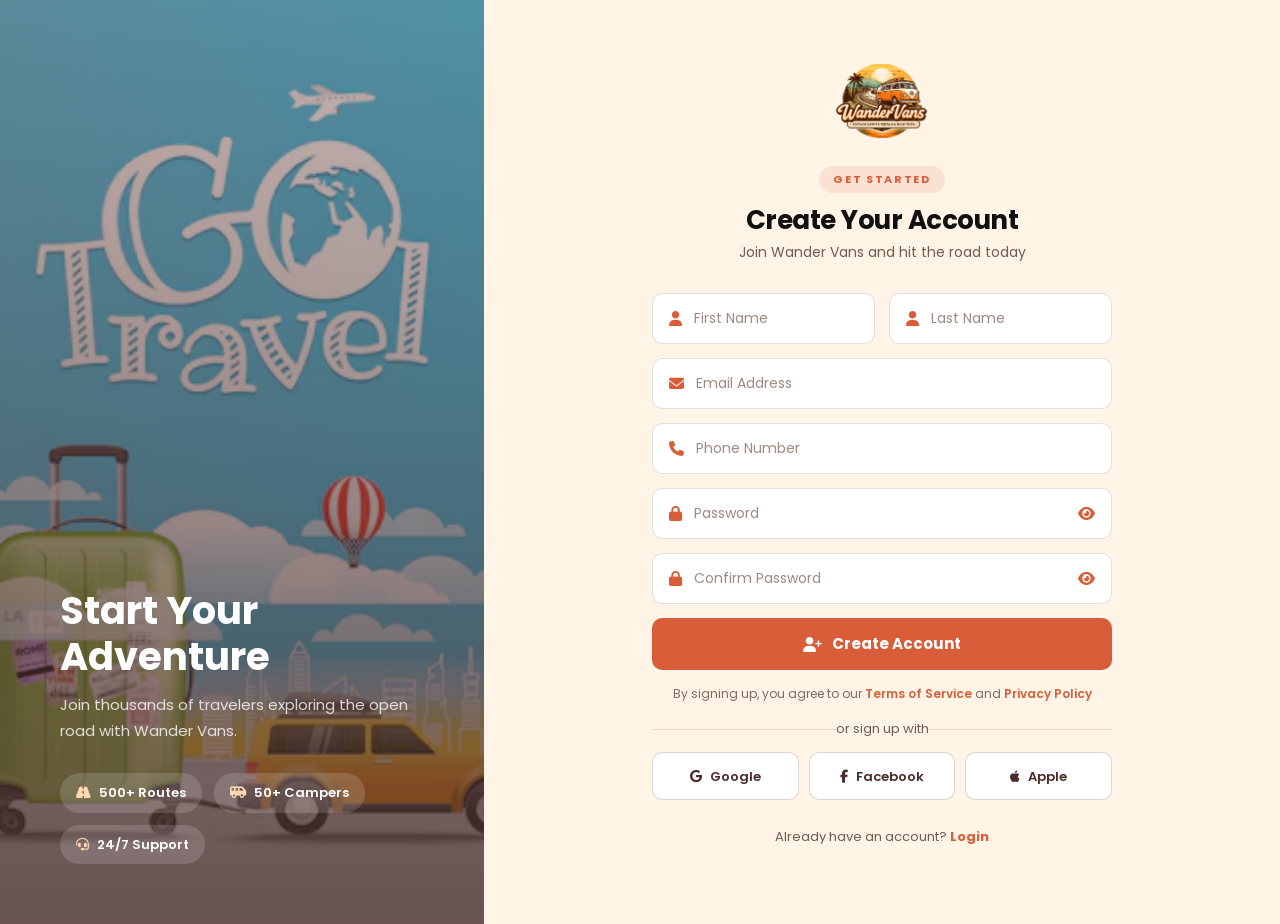
<file: signup.html>
<!DOCTYPE html>
<html lang="en" dir="ltr">
<head>
  <meta charset="UTF-8">
  <meta name="viewport" content="width=device-width, initial-scale=1.0">
  <link rel="icon" type="image/png" href="images/logo-img.png">
  <script src="js/site-preferences.js"></script>
  <script src="js/site-animations.js" defer></script>
  <title>Sign Up - Wander Vans</title>
  <link rel="stylesheet" href="https://cdnjs.cloudflare.com/ajax/libs/font-awesome/6.5.0/css/all.min.css">
  <link rel="stylesheet" href="css/style.css">
  
</head>
<body>

<section class="login-page">

  <!-- LEFT IMAGE -->
  <div class="login-image">
    <img src="images/login-bg.jpg" alt="Travel">
    <div class="login-image-overlay">
      <div class="login-image-content">
        <h2>Start Your Adventure</h2>
        <p>Join thousands of travelers exploring the open road with Wander Vans.</p>
        <div class="login-features">
          <div class="login-feature"><i class="fa-solid fa-road"></i><span>500+ Routes</span></div>
          <div class="login-feature"><i class="fa-solid fa-van-shuttle"></i><span>50+ Campers</span></div>
          <div class="login-feature"><i class="fa-solid fa-headset"></i><span>24/7 Support</span></div>
        </div>
      </div>
    </div>
  </div>

  <!-- RIGHT FORM -->
  <div class="login-form-wrap">

    <a href="index.html" class="login-logo">
      <img src="images/logo-img.png" alt="Wander Vans">
    </a>

    <div class="login-form-box">
      <span class="login-tag">GET STARTED</span>
      <h2>Create Your Account</h2>
      <p>Join Wander Vans and hit the road today</p>

      <form class="login-form">

        <div class="login-name-row">
          <div class="login-input-group">
            <i class="fa-solid fa-user"></i>
            <input type="text" placeholder="First Name" required>
          </div>
          <div class="login-input-group">
            <i class="fa-solid fa-user"></i>
            <input type="text" placeholder="Last Name" required>
          </div>
        </div>

        <div class="login-input-group">
          <i class="fa-solid fa-envelope"></i>
          <input type="email" placeholder="Email Address" required>
        </div>

        <div class="login-input-group">
          <i class="fa-solid fa-phone"></i>
          <input type="tel" placeholder="Phone Number">
        </div>

        <div class="login-input-group">
          <i class="fa-solid fa-lock"></i>
          <input type="password" id="signupPassword" placeholder="Password" required>
          <i class="fa-solid fa-eye login-input-action" id="togglePassword"></i>
        </div>

        <div class="login-input-group">
          <i class="fa-solid fa-lock"></i>
          <input type="password" id="confirmPassword" placeholder="Confirm Password" required>
          <i class="fa-solid fa-eye login-input-action" id="toggleConfirm"></i>
        </div>

        <button type="submit" class="login-btn">
          <i class="fa-solid fa-user-plus"></i>
          Create Account
        </button>

        <p class="terms-text">
          By signing up, you agree to our <a href="#">Terms of Service</a> and <a href="#">Privacy Policy</a>
        </p>

        <div class="login-divider"><span>or sign up with</span></div>

        <div class="login-socials">
          <button type="button" class="login-social-btn">
            <i class="fa-brands fa-google"></i> Google
          </button>
          <button type="button" class="login-social-btn">
            <i class="fa-brands fa-facebook-f"></i> Facebook
          </button>
          <button type="button" class="login-social-btn">
            <i class="fa-brands fa-apple"></i> Apple
          </button>
        </div>

        <p class="login-signup">
          Already have an account? <a href="login.html">Login</a>
        </p>

      </form>
    </div>

  </div>

</section>

<script>
function toggleVis(inputId, iconId) {
  document.getElementById(iconId).addEventListener("click", function () {
    const pwd = document.getElementById(inputId);
    if (pwd.type === "password") {
      pwd.type = "text";
      this.classList.replace("fa-eye", "fa-eye-slash");
    } else {
      pwd.type = "password";
      this.classList.replace("fa-eye-slash", "fa-eye");
    }
  });
}
toggleVis("signupPassword", "togglePassword");
toggleVis("confirmPassword", "toggleConfirm");
</script>


<!-- SCROLL TO TOP -->
<button class="scroll-top-btn" id="scrollTopBtn" aria-label="Scroll to top">
  <i class="fa-solid fa-arrow-up"></i>
</button>

<script>
var scrollBtn = document.getElementById("scrollTopBtn");
window.addEventListener("scroll", function() {
  if (window.scrollY > 300) {
    scrollBtn.classList.add("visible");
  } else {
    scrollBtn.classList.remove("visible");
  }
});
scrollBtn.addEventListener("click", function() {
  window.scrollTo({ top: 0, behavior: "smooth" });
});
</script>
<script>
</script>
</body>
</html>
</file>
<file: css/style.css>
@import url('https://fonts.googleapis.com/css2?family=Poppins:wght@400;500;600;700;800&display=swap');

body {
  margin: 0;
  font-family: 'Poppins', 'Segoe UI', Tahoma, Geneva, Verdana, sans-serif;
  font-size: 16px;
  line-height: 1.5;
  background: #FFF4E6;
  color: #2c1d1b;
  transition: background 0.3s ease, color 0.3s ease;
}

:root {
  --section-heading: #111111;
  --section-text: #6d5d55;
  --section-accent: #D95D39;
  --section-highlight: #FFD8B1;
  --layout-width: 1200px;
  --page-gutter: clamp(24px, 4vw, 50px);
  --reveal-distance: 34px;
  --reveal-duration: 760ms;
  --reveal-ease: cubic-bezier(0.2, 0.8, 0.2, 1);
}

* {
  box-sizing: border-box;
}

button,
input,
select,
textarea {
  font: inherit;
}

body.dark {
  --section-heading: #fff4ec;
  --section-text: #d3c6be;
}

/* TOP BAR */
.top-bar {
  background: #4A2C2A;
  color: white;
  display: flex;
  justify-content: space-between;
  align-items: center;
  gap: 16px;
  padding: 6px 32px;
  font-size: 13px;
}

.top-left,
.top-right {
  display: flex;
  align-items: center;
  flex-wrap: wrap;
  gap: 15px;
}

.top-bar span {
  margin-right: 0;
}

.top-social {
  color: #fff;
  font-size: 14px;
  text-decoration: none;
  transition: color 0.3s;
}

.top-social:hover {
  color: #FFD8B1;
}

/* NAVBAR */
.navbar {
  display: flex;
  align-items: center;
  justify-content: space-between;
  gap: 24px;
  padding: 10px 42px;
  background: #FFF4E6;
  box-shadow: 0 2px 10px rgba(0,0,0,0.05);
  position: relative;
  z-index: 1200;
}

/* LOGO */
.logo {
  display: inline-flex;
  align-items: center;
  flex-shrink: 0;
  line-height: 0;
  text-decoration: none;
}

.logo img {
  height: 72px;
}

/* MENU */
.menu ul {
  display: flex;
  list-style: none;
  gap: 30px;
  margin: 0;
  padding: 0;
}

.menu li {
  position: relative;
}

.menu a {
  display: inline-flex;
  align-items: center;
  gap: 8px;
  text-decoration: none;
  color: #333;
  font-weight: 500;
  position: relative;
  transition: color 0.3s;
}

.menu-dropdown > a i {
  font-size: 12px;
  transition: transform 0.3s ease;
}

.menu-dropdown:hover > a i,
.menu-dropdown:focus-within > a i {
  transform: rotate(180deg);
}

.dropdown-menu {
  position: absolute;
  top: 100%;
  left: 0;
  min-width: 156px;
  display: flex;
  flex-direction: column;
  justify-content: flex-start;
  gap: 0;
  margin: 0;
  padding: 4px;
  border-radius: 18px;
  background: #fff;
  box-shadow: 0 16px 38px rgba(44, 29, 27, 0.12);
  opacity: 0;
  visibility: hidden;
  transform: translateY(10px);
  transition: opacity 0.25s ease, visibility 0.25s ease, transform 0.25s ease;
  z-index: 1300;
}

.dropdown-menu li {
  flex: 0 0 auto;
  width: 100%;
}

.dropdown-menu a {
  display: flex;
  align-items: center;
  justify-content: flex-start;
  width: 100%;
  min-height: 34px;
  padding: 6px 12px;
  line-height: 1.1;
  white-space: nowrap;
  border-radius: 12px;
}

.dropdown-menu a:hover,
.dropdown-menu a.active {
  background: rgba(217, 93, 57, 0.12);
}

.dropdown-menu a.active::after {
  display: none;
}

.menu-dropdown:hover .dropdown-menu,
.menu-dropdown:focus-within .dropdown-menu {
  opacity: 1;
  visibility: visible;
  transform: translateY(0);
}

.menu a:hover {
  color: #D95D39;
}

.menu a.active {
  color: #D95D39;
  font-weight: 700;
}

.menu a.active::after {
  content: '';
  position: absolute;
  bottom: -4px;
  left: 0;
  width: 100%;
  height: 2px;
  background: #D95D39;
  border-radius: 2px;
}

/* RIGHT SIDE */
.nav-right {
  display: flex;
  align-items: center;
  flex-wrap: wrap;
  justify-content: flex-end;
  gap: 12px;
}

/* BUTTONS */
.btn,
.toggle-btn {
  padding: 8px 16px;
  border-radius: 25px;
  text-decoration: none;
  font-weight: 600;
  font-size: 14px;
}

.btn.secondary {
  background: transparent;
  border: 2px solid #D95D39;
  color: #D95D39;
}

.btn.primary {
  background: #D95D39;
  color: white;
}

.toggle-btn {
  border: none;
  background: #f1dfd4;
  color: #4A2C2A;
  cursor: pointer;
}

/* HOVER */
.btn.primary:hover {
  background: #b94a2f;
}

.toggle-btn:hover {
  background: #e7c8b5;
}

/* HERO SLIDER */
.hero-slider {
  position: relative;
  min-height: 720px;
  overflow: hidden;
  background: #2c1d1b;
}

.hero-slide {
  position: absolute;
  inset: 0;
  display: flex;
  align-items: center;
  padding: 80px;
  background-position: center;
  background-size: cover;
  opacity: 0;
  visibility: hidden;
  transition: opacity 0.6s ease, visibility 0.6s ease;
}

.hero-slide.active {
  opacity: 1;
  visibility: visible;
}

.hero-overlay {
  position: absolute;
  inset: 0;
  background: linear-gradient(90deg, rgba(44, 29, 27, 0.76) 0%, rgba(44, 29, 27, 0.5) 48%, rgba(44, 29, 27, 0.25) 100%);
}

.hero-content {
  position: relative;
  z-index: 1;
  max-width: 760px;
  color: #fff;
}

.hero-kicker {
  display: inline-flex;
  align-items: center;
  margin-bottom: 18px;
  padding: 8px 14px;
  border-radius: 999px;
  background: rgba(255, 244, 230, 0.14);
  color: #ffe4c4;
  font-size: 12px;
  font-weight: 700;
  letter-spacing: 0.14em;
  text-transform: uppercase;
}

.hero-content h1,
.hero-content h2 {
  margin: 0 0 22px;
  max-width: 700px;
  font-size: clamp(42px, 6vw, 72px);
  line-height: 1.08;
  letter-spacing: -0.03em;
}

.hero-content p {
  max-width: 760px;
  margin: 0 0 34px;
  color: rgba(255, 244, 230, 0.92);
  font-size: 22px;
  line-height: 1.7;
}

.hero-actions {
  display: flex;
  flex-wrap: wrap;
  gap: 16px;
}

.hero-btn {
  display: inline-flex;
  align-items: center;
  justify-content: center;
  min-width: 180px;
  padding: 18px 28px;
  border: 2px solid transparent;
  text-decoration: none;
  font-size: 16px;
  font-weight: 700;
  letter-spacing: 0.08em;
  text-transform: uppercase;
  transition: background 0.3s ease, border-color 0.3s ease, transform 0.3s ease;
}

.hero-btn.solid {
  background: #d95d39;
  color: #fff;
}

.hero-btn.solid:hover {
  background: #b94a2f;
  transform: translateY(-2px);
}

.hero-btn.outline {
  border-color: rgba(255, 255, 255, 0.72);
  color: #fff;
  background: transparent;
}

.hero-btn.outline:hover {
  background: rgba(255, 255, 255, 0.12);
  transform: translateY(-2px);
}

.hero-nav {
  position: absolute;
  top: 50%;
  z-index: 2;
  width: 48px;
  height: 48px;
  border: none;
  background: rgba(74, 44, 42, 0.72);
  color: #fff;
  cursor: pointer;
  transform: translateY(-50%);
  transition: background 0.3s ease, transform 0.3s ease;
}

.hero-nav:hover {
  background: #d95d39;
  transform: translateY(-50%) scale(1.04);
}

.hero-prev {
  left: 18px;
}

.hero-next {
  right: 18px;
}

.hero-dots {
  position: absolute;
  left: 50%;
  bottom: 28px;
  z-index: 2;
  display: flex;
  gap: 10px;
  transform: translateX(-50%);
}

.hero-dot {
  width: 12px;
  height: 12px;
  padding: 0;
  border: none;
  border-radius: 50%;
  background: rgba(255, 255, 255, 0.45);
  cursor: pointer;
  transition: transform 0.3s ease, background 0.3s ease;
}

.hero-dot.active {
  background: #fff;
  transform: scale(1.2);
}
/* EXPLORE */
.explore {
  padding: 90px 50px;
  background:
    radial-gradient(circle at top right, rgba(217, 93, 57, 0.12), transparent 24%),
    linear-gradient(180deg, #fffaf4 0%, #f3e2d1 100%);
}

.explore-container {
  max-width: 1240px;
  margin: 0 auto;
  display: grid;
  grid-template-columns: minmax(0, 1.1fr) minmax(320px, 0.95fr) minmax(280px, 0.85fr);
  align-items: center;
  gap: 34px;
}

.explore-left h2 {
  margin: 0 0 22px;
  font-size: clamp(38px, 5vw, 62px);
  line-height: 1.1;
  color: #4a2c2a;
}

.explore-kicker {
  display: inline-flex;
  align-items: center;
  margin-bottom: 18px;
  padding: 8px 14px;
  border-radius: 999px;
  background: rgba(217, 93, 57, 0.12);
  color: #d95d39;
  font-size: 12px;
  font-weight: 700;
  letter-spacing: 0.14em;
  text-transform: uppercase;
}

.explore-left p {
  max-width: 700px;
  color: #5f4337;
  font-size: 18px;
  line-height: 1.75;
  margin: 0 0 18px;
}

.explore-left .btn.primary {
  margin-top: 12px;
  padding: 14px 28px;
}

.route-trail {
  position: relative;
  display: flex;
  align-items: center;
  gap: 14px;
  margin-top: 38px;
  min-height: 76px;
}

.route-stop {
  padding: 10px 16px;
  border-radius: 999px;
  background: #fff4e8;
  color: #7a533f;
  font-size: 14px;
  font-weight: 600;
  box-shadow: 0 8px 20px rgba(84, 56, 38, 0.08);
}

.route-line {
  position: relative;
  flex: 1;
  height: 2px;
  border-top: 2px dashed rgba(74, 44, 42, 0.5);
}

.route-pin,
.route-plane {
  position: absolute;
  display: inline-flex;
  align-items: center;
  justify-content: center;
}

.route-pin {
  left: 30%;
  bottom: 22px;
  width: 48px;
  height: 48px;
  border-radius: 50%;
  background: #fff;
  color: #d95d39;
  box-shadow: 0 14px 24px rgba(84, 56, 38, 0.12);
}

.route-plane {
  right: 18%;
  top: -6px;
  width: 56px;
  height: 56px;
  border-radius: 20px;
  background: #4a2c2a;
  color: #fff;
  transform: rotate(18deg);
  box-shadow: 0 18px 26px rgba(84, 56, 38, 0.18);
}

.explore-center {
  position: relative;
  min-height: 520px;
  display: flex;
  align-items: center;
  justify-content: center;
}

.explore-orb {
  width: 360px;
  height: 360px;
  border-radius: 50%;
  padding: 14px;
  background:
    radial-gradient(circle at 35% 30%, rgba(255, 216, 176, 0.9), rgba(217, 93, 57, 0.38) 58%, rgba(74, 44, 42, 0.08) 100%);
  box-shadow: 0 26px 52px rgba(84, 56, 38, 0.16);
}

.explore-orb img {
  width: 100%;
  height: 100%;
  border-radius: 50%;
  object-fit: cover;
  display: block;
  border: 10px solid rgba(255, 250, 244, 0.85);
}

.explore-card {
  position: absolute;
  width: 140px;
  padding: 10px;
  border-radius: 22px;
  background: rgba(255, 250, 244, 0.96);
  box-shadow: 0 18px 34px rgba(84, 56, 38, 0.12);
}

.explore-card img {
  width: 100%;
  height: 88px;
  border-radius: 16px;
  object-fit: cover;
  display: block;
  margin-bottom: 8px;
}

.explore-card span {
  display: block;
  color: #4a2c2a;
  font-size: 13px;
  font-weight: 700;
  text-align: center;
}

.explore-card-top {
  top: 22px;
  right: 48px;
  transform: rotate(8deg);
}

.explore-card-left {
  left: 8px;
  top: 210px;
  transform: rotate(-10deg);
}

.explore-card-bottom {
  right: 36px;
  bottom: 34px;
  transform: rotate(-8deg);
}

.explore-stat {
  position: absolute;
  left: 34px;
  bottom: 24px;
  max-width: 220px;
  padding: 18px 18px 16px;
  border-radius: 24px;
  background: #fff;
  box-shadow: 0 20px 36px rgba(84, 56, 38, 0.12);
}

.explore-stat strong {
  display: block;
  margin-bottom: 8px;
  color: #4a2c2a;
  font-size: 20px;
}

.explore-stat span {
  color: #6d5d55;
  font-size: 14px;
  line-height: 1.6;
}

.explore-right {
  padding: 34px 28px;
  border-radius: 28px;
  background: rgba(255, 250, 244, 0.7);
  border: 1px solid rgba(217, 93, 57, 0.12);
  box-shadow: 0 18px 34px rgba(84, 56, 38, 0.08);
}

.explore-right h3 {
  margin: 0 0 16px;
  font-size: 32px;
  color: #4a2c2a;
}

.explore-right > p {
  color: #6d5d55;
  margin: 0 0 24px;
  line-height: 1.75;
}

.explore-features {
  display: grid;
  gap: 16px;
}

.explore-feature {
  display: flex;
  align-items: flex-start;
  gap: 14px;
  padding: 16px 14px;
  border-radius: 20px;
  background: #fff;
}

.explore-feature i {
  width: 46px;
  height: 46px;
  border-radius: 16px;
  display: inline-flex;
  align-items: center;
  justify-content: center;
  background: rgba(217, 93, 57, 0.12);
  color: #d95d39;
  flex-shrink: 0;
}

.explore-feature h4 {
  margin: 0 0 6px;
  color: #4a2c2a;
  font-size: 18px;
}

.explore-feature p {
  margin: 0;
  color: #6d5d55;
  line-height: 1.6;
}

body.dark .explore {
  background:
    radial-gradient(circle at top right, rgba(255, 123, 84, 0.12), transparent 24%),
    linear-gradient(180deg, #171210 0%, #241d1b 100%);
}

body.dark .explore-left h2,
body.dark .explore-right h3,
body.dark .explore-feature h4,
body.dark .explore-stat strong,
body.dark .explore-card span {
  color: #fff6ef;
}

body.dark .explore-left p,
body.dark .explore-right > p,
body.dark .explore-feature p,
body.dark .explore-stat span {
  color: #d3c6be;
}

body.dark .explore-kicker {
  background: rgba(255, 123, 84, 0.16);
  color: #ff9b74;
}

body.dark .route-stop,
body.dark .explore-right,
body.dark .explore-card,
body.dark .explore-stat,
body.dark .explore-feature {
  background: #2c2421;
  border-color: rgba(255, 255, 255, 0.06);
}

body.dark .route-line {
  border-top-color: rgba(255, 255, 255, 0.35);
}

body.dark .route-pin {
  background: #2c2421;
  color: #ff9b74;
}

body.dark .route-plane {
  background: #ff7b54;
}

body.dark .explore-feature i {
  background: rgba(255, 123, 84, 0.16);
  color: #ff9b74;
}

html[dir="rtl"] .explore-left,
html[dir="rtl"] .explore-right {
  text-align: right;
}

html[dir="rtl"] .route-trail {
  flex-direction: row-reverse;
}

html[dir="rtl"] .route-pin {
  left: auto;
  right: 30%;
}

html[dir="rtl"] .route-plane {
  right: auto;
  left: 18%;
  transform: rotate(-18deg);
}

html[dir="rtl"] .explore-feature {
  flex-direction: row-reverse;
}

@media (max-width: 1100px) {
  .explore-container {
    grid-template-columns: 1fr;
  }

  .explore-left,
  .explore-right {
    text-align: center;
  }

  .explore-left p {
    max-width: none;
  }

  .route-trail {
    justify-content: center;
  }

  .explore-center {
    min-height: 500px;
  }
}

@media (max-width: 640px) {
  .explore {
    padding: 60px 20px;
  }

  .explore-center {
    min-height: 440px;
  }

  .explore-orb {
    width: 280px;
    height: 280px;
  }

  .explore-card {
    width: 118px;
  }

  .explore-card img {
    height: 74px;
  }

  .explore-card-top {
    right: 6px;
  }

  .explore-card-left {
    left: 0;
    top: 184px;
  }

  .explore-card-bottom {
    right: 4px;
    bottom: 24px;
  }

  .explore-stat {
    position: static;
    margin-top: 18px;
    max-width: none;
  }

  .route-trail {
    flex-wrap: wrap;
    gap: 12px;
    min-height: auto;
  }

  .route-line {
    flex-basis: 100%;
  }

  .route-pin,
  .route-plane {
    position: static;
  }
}
/* SECTION */
.destinations {
  padding: 90px 50px;
  background: #FFF4E6; /* cream background */
}

/* GRID */
.dest-container {
  max-width: 1200px;
  margin: 0 auto;
  display: flex;
  gap: 20px;
  justify-content: center;
  flex-wrap: wrap;
}

/* CARD */
.dest-card {
  position: relative;
  width: min(220px, 100%);
  height: 350px;
  overflow: hidden;
  border-radius: 10px;
  cursor: pointer;
}

/* IMAGE */
.dest-card img {
  width: 100%;
  height: 100%;
  object-fit: cover;
  transition: 0.5s;
}

/* OVERLAY */
.dest-card .overlay {
  position: absolute;
  inset: 0;
  background: rgba(74,44,42,0.6); /* warm brown overlay */
  color: #fff;
  display: flex;
  flex-direction: column;
  justify-content: flex-end;
  align-items: flex-start;
  gap: 6px;
  text-align: left;
  padding: 26px 22px;
  transition: 0.3s;
}

/* TEXT */
.dest-card h3 {
  margin: 0;
  font-size: 28px;
  line-height: 1.1;
}

.dest-card h4 {
  margin: 0;
  font-size: 16px;
  color: var(--section-highlight); /* soft highlight */
}

.dest-card p {
  margin: 0;
  font-size: 14px;
  line-height: 1.6;
  color: rgba(255, 244, 230, 0.92);
}

/* HOVER EFFECT */
.dest-card:hover img {
  transform: scale(1.1);
}

/* OPTIONAL HOVER FADE */
.dest-card .overlay {
  opacity: 0.9;
}

.dest-card:hover .overlay {
  opacity: 1;
}

/* RESPONSIVE */
@media (max-width: 900px) {
  .dest-card {
    width: min(45%, 320px);
  }
}

@media (max-width: 500px) {
  .dest-card {
    width: 100%;
  }
}
/* ===== SEARCH SECTION ===== */
.search-section {
  padding: 100px 20px;
  text-align: center;
  position: relative;
  overflow: hidden;

  /* BACKGROUND (MAP STYLE) */
  background:
    linear-gradient(rgba(255,244,230,0.9), rgba(255,244,230,0.9)),
    url('..\images\cta-bg.jpg') center/cover no-repeat;
}

/* CONTENT */
.search-content {
  max-width: 760px;
  margin: auto;
}

/* TITLE */
.search-content h2 {
  font-size: clamp(32px, 4.5vw, 48px);
  line-height: 1.15;
  letter-spacing: -0.02em;
  color: var(--section-heading);
  margin: 0 0 14px;
}

/* TEXT */
.search-content p {
  max-width: 620px;
  color: var(--section-text);
  margin: 0 auto 30px;
  font-size: 18px;
  line-height: 1.7;
}

/* SEARCH BOX */
.search-box {
  display: flex;
  justify-content: center;
  max-width: 500px;
  margin: auto;
  border-radius: 6px;
  overflow: hidden;
}

/* INPUT */
.search-box input {
  flex: 1;
  padding: 14px;
  border: none;
  outline: none;
  background: #f5efe9;
  font-size: 14px;
}

/* BUTTON */
.search-box button {
  background: #D95D39;
  color: white;
  border: none;
  padding: 14px 25px;
  cursor: pointer;
  font-weight: 600;
}

/* POPULAR TAGS */
.popular {
  margin-top: 25px;
}

.popular span {
  color: var(--section-text);
  margin-right: 10px;
  font-size: 14px;
  font-weight: 600;
}

.popular a {
  background: #f0e0d0;
  padding: 6px 12px;
  margin: 5px;
  border-radius: 5px;
  text-decoration: none;
  color: var(--section-heading);
  font-size: 14px;
  transition: 0.3s;
}

.popular a:hover {
  background: #D95D39;
  color: white;
}

/* ===== FLIGHT PATH ===== */
.flight-path {
  position: absolute;
  inset: 0;
  pointer-events: none;
}

/* PLANES */
.plane {
  position: absolute;
  font-size: 22px;
  color: #999;
}

/* LEFT PLANE */
.plane1 {
  top: 20%;
  left: 10%;
  transform: rotate(-20deg);
}

/* RIGHT PLANE */
.plane2 {
  bottom: 20%;
  right: 10%;
  transform: rotate(20deg);
}

/* CURVED PATH LEFT */
.flight-path::before {
  content: "";
  position: absolute;
  width: 400px;
  height: 200px;
  border-top: 2px dashed #aaa;
  border-radius: 50%;
  top: 10%;
  left: 5%;
}

/* CURVED PATH RIGHT */
.flight-path::after {
  content: "";
  position: absolute;
  width: 400px;
  height: 200px;
  border-top: 2px dashed #aaa;
  border-radius: 50%;
  bottom: 10%;
  right: 5%;
}

/* RESPONSIVE */
@media (max-width: 600px) {
  .search-content h2 {
    font-size: 26px;
  }

  .search-content p {
    font-size: 16px;
  }

  .search-box {
    flex-direction: column;
  }

  .search-box button {
    border-radius: 0 0 6px 6px;
  }
}
/* SECTION */
.packages {
  padding: 90px 50px;
  text-align: center;
  background: #FFF4E6;
}

/* TITLE */
.packages h2 {
  font-size: clamp(32px, 4.5vw, 48px);
  line-height: 1.15;
  letter-spacing: -0.02em;
  margin: 0 0 12px;
  color: var(--section-heading);
}

.subtitle {
  max-width: 700px;
  margin: 0 auto 40px;
  color: var(--section-text);
  font-size: 18px;
  line-height: 1.7;
}

/* GRID */
.package-container {
  max-width: 1200px;
  margin: 0 auto;
  display: flex;
  justify-content: center;
  gap: 30px;
  flex-wrap: wrap;
}

/* CARD */
.package-card {
  width: min(320px, 100%);
  background: white;
  border-radius: 10px;
  overflow: hidden;
  display: flex;
  flex-direction: column;
  transition: 0.3s;
  box-shadow: 0 5px 15px rgba(0,0,0,0.1);
}

/* IMAGE */
.card-img {
  position: relative;
  overflow: hidden;
}

.card-img img {
  width: 100%;
  height: 220px;
  object-fit: cover;
  transition: 0.5s;
}

/* TAG */
.tag {
  position: absolute;
  bottom: 10px;
  left: 10px;
  background: white;
  padding: 5px 10px;
  font-size: 12px;
}

/* ICON */
.corner-icon {
  position: absolute;
  top: 10px;
  right: 10px;
  background: rgba(0,0,0,0.6);
  color: white;
  padding: 8px;
  border-radius: 50%;
  opacity: 0;
  transition: 0.3s;
}

/* CONTENT */
.card-content {
  padding: 20px;
  text-align: left;
  display: flex;
  flex: 1;
  flex-direction: column;
}

.card-content h3 {
  margin: 0 0 12px;
  font-size: 24px;
  line-height: 1.25;
  color: var(--section-heading);
  min-height: calc(1.25em * 2);
  display: -webkit-box;
  -webkit-box-orient: vertical;
  -webkit-line-clamp: 2;
  overflow: hidden;
}

/* LOCATION */
.location,
.rating,
.short-text,
.full-text {
  margin: 0 0 12px;
  color: var(--section-text);
  font-size: 15px;
  line-height: 1.7;
}

.location i {
  color: var(--section-accent);
  margin-right: 5px;
}

/* RATING */
.rating i {
  color: #D95D39;
}

/* TEXT */
.short-text {
  display: block;
  min-height: calc(1.7em * 3);
  display: -webkit-box;
  -webkit-box-orient: vertical;
  -webkit-line-clamp: 3;
  overflow: hidden;
}

.full-text {
  display: none;
  margin-bottom: 18px;
  min-height: calc(1.7em * 3);
  overflow: hidden;
}

/* BOTTOM */
.bottom {
  display: flex;
  justify-content: space-between;
  align-items: center;
  flex-wrap: wrap;
  gap: 16px;
  margin-top: auto;
}

/* BUTTON */
.btn {
  background: #D95D39;
  color: white;
  padding: 8px 15px;
  text-decoration: none;
  border-radius: 5px;
}

/* PRICE */
.price {
  font-size: 18px;
  font-weight: bold;
  color: var(--section-heading);
}

/* HOVER */
.package-card:hover img {
  transform: scale(1.1);
}

.package-card:hover .corner-icon {
  opacity: 1;
}

.package-card:hover .short-text {
  display: none;
}

.package-card:hover .full-text {
  display: -webkit-box;
  -webkit-box-orient: vertical;
  -webkit-line-clamp: 3;
}
/* EXPERIENCE */
.experience {
  position: relative;
  min-height: 580px;
  background: url('../images/bg.jpg') center/cover no-repeat;
  display: flex;
  align-items: center;
  justify-content: flex-end;
  padding: 80px var(--page-gutter);
  overflow: hidden;
  color: #fff;
}

.experience::before {
  content: "";
  position: absolute;
  inset: 0;
  background: rgba(0, 0, 0, 0.52);
}

/* FLOATING POLAROID PHOTOS */
.floating-images {
  position: absolute;
  left: max(var(--page-gutter), calc((100vw - var(--layout-width)) / 2 + 10px));
  top: 50%;
  transform: translateY(-50%);
  width: 380px;
  height: 340px;
}

.img {
  position: absolute;
  width: 220px;
  height: 260px;
  object-fit: cover;
  border: 10px solid #fff;
  border-bottom: 36px solid #fff;
  box-shadow: 0 20px 40px rgba(0,0,0,0.35);
}

.img1 {
  top: 0;
  left: 0;
  transform: rotate(-8deg);
  z-index: 2;
}

.img2 {
  top: 60px;
  left: 140px;
  transform: rotate(6deg);
  z-index: 3;
}

/* FLIGHT PATH SVG */
.exp-flight {
  position: absolute;
  inset: 0;
  pointer-events: none;
  z-index: 1;
}

.exp-dash {
  position: absolute;
  top: 0;
  left: 38%;
  width: 62%;
  height: 100%;
}

.exp-plane {
  position: absolute;
  color: #fff;
  font-size: 22px;
  opacity: 0.85;
}

.exp-plane-top {
  top: 40px;
  left: 42%;
  transform: rotate(-30deg);
}

.exp-plane-bottom {
  bottom: 40px;
  right: 30px;
  transform: rotate(-10deg);
}

.exp-pin {
  position: absolute;
  bottom: 80px;
  right: 200px;
  color: #fff;
  font-size: 28px;
  opacity: 0.9;
}

/* CONTENT */
.experience-content {
  position: relative;
  z-index: 2;
  width: min(100%, 560px);
  margin-right: max(0px, calc((100vw - var(--layout-width)) / 2));
}

.experience-content h2 {
  font-size: clamp(32px, 4.5vw, 48px);
  font-weight: 700;
  line-height: 1.25;
  margin-bottom: 18px;
  color: #fff;
}

.experience-content > p {
  font-size: 18px;
  line-height: 1.75;
  color: rgba(255,255,255,0.85);
  margin-bottom: 32px;
}

/* FEATURES GRID */
.features {
  display: grid;
  grid-template-columns: 1fr 1fr;
  gap: 20px 40px;
  margin-bottom: 36px;
}

.features div {
  display: flex;
  align-items: center;
  gap: 14px;
  color: #fff;
  font-size: 16px;
  font-weight: 600;
}

.features div i {
  font-size: 28px;
  opacity: 0.9;
}

/* BUTTON */
.exp-btn {
  display: inline-block;
  padding: 14px 40px;
  background: #D95D39;
  color: #fff;
  font-size: 14px;
  font-weight: 700;
  letter-spacing: 0.1em;
  text-transform: uppercase;
  text-decoration: none;
  border-radius: 4px;
  transition: background 0.3s;
}

.exp-btn:hover {
  background: #4A2C2A;
}

/* RESPONSIVE */
@media (max-width: 900px) {
  .experience {
    padding: 60px 30px 60px 30px;
    flex-direction: column;
    align-items: flex-start;
    justify-content: flex-start;
  }

  .floating-images {
    position: relative;
    left: auto;
    top: auto;
    transform: none;
    width: 100%;
    height: 260px;
    margin-bottom: 32px;
  }

  .experience-content {
    width: 100%;
    margin-right: 0;
  }

  .experience-content h2 {
    font-size: 28px;
  }

  .experience-content > p,
  .family-content p,
  .subtitle,
  .cta-text p {
    font-size: 16px;
  }
}

@media (max-width: 560px) {
  .features {
    grid-template-columns: 1fr;
  }

  .img1, .img2 {
    width: 160px;
    height: 190px;
  }

  .img2 {
    left: 100px;
  }
}
/* ===== FAMILY SECTION ===== */
.family-section {
  position: relative;
  padding: 80px 60px;
  text-align: center;
  background:
    linear-gradient(rgba(255,244,230,0.96), rgba(255,244,230,0.96)),
    url('../images/bg-1.jpg') no-repeat center;
  background-size: cover;
  overflow: hidden;
}

.family-bg {
  position: absolute;
  inset: 0;
  background: radial-gradient(ellipse at 50% 0%, rgba(217,93,57,0.08), transparent 60%);
  pointer-events: none;
}

/* TOP */
.family-top {
  max-width: 620px;
  margin: 0 auto 50px;
  position: relative;
}

.family-tag {
  display: inline-block;
  background: rgba(217,93,57,0.12);
  color: #D95D39;
  padding: 6px 16px;
  border-radius: 20px;
  font-size: 12px;
  font-weight: 700;
  letter-spacing: 0.15em;
  text-transform: uppercase;
  margin-bottom: 14px;
}

.family-top h2 {
  font-size: 34px;
  color: #4A2C2A;
  margin: 0 0 12px;
  line-height: 1.2;
}

.family-top p {
  color: #6d5d55;
  font-size: 16px;
  line-height: 1.7;
  margin: 0;
}

/* MAIN */
.family-main {
  display: grid;
  grid-template-columns: 1fr auto 1fr;
  align-items: center;
  gap: 40px;
  max-width: 1000px;
  margin: 0 auto 50px;
  position: relative;
}

/* STAT CARDS */
.family-stats-col {
  display: flex;
  flex-direction: column;
  gap: 20px;
}

.family-stat-card {
  background: #fff;
  border-radius: 16px;
  padding: 24px 20px;
  box-shadow: 0 8px 24px rgba(74,44,42,0.08);
  transition: 0.3s;
  border-bottom: 3px solid #D95D39;
}

.family-stat-card:hover {
  transform: translateY(-5px);
  box-shadow: 0 16px 32px rgba(74,44,42,0.14);
}

.family-stat-card i {
  font-size: 28px;
  color: #D95D39;
  margin-bottom: 10px;
  display: block;
}

.family-stat-card h3 {
  font-size: 36px;
  font-weight: 700;
  color: #4A2C2A;
  margin: 0 0 4px;
}

.family-stat-card p {
  font-size: 13px;
  color: #6d5d55;
  margin: 0;
}

/* CENTER IMAGE */
.family-img-wrap {
  position: relative;
  width: 280px;
}

.family-img-wrap img {
  width: 100%;
  animation: float 3s ease-in-out infinite;
  filter: drop-shadow(0 20px 30px rgba(74,44,42,0.2));
}

@keyframes float {
  0%, 100% { transform: translateY(0); }
  50% { transform: translateY(-15px); }
}

.family-img-badge {
  position: absolute;
  bottom: 10px;
  left: 50%;
  transform: translateX(-50%);
  background: #4A2C2A;
  color: #FFD8B1;
  padding: 8px 18px;
  border-radius: 30px;
  display: flex;
  align-items: center;
  gap: 8px;
  font-size: 13px;
  font-weight: 600;
  white-space: nowrap;
}

/* BOTTOM FEATURES */
.family-features {
  display: flex;
  justify-content: center;
  flex-wrap: wrap;
  gap: 14px;
  margin-bottom: 36px;
  position: relative;
}

.family-feature {
  display: flex;
  align-items: center;
  gap: 8px;
  background: #fff;
  padding: 12px 20px;
  border-radius: 30px;
  box-shadow: 0 4px 14px rgba(74,44,42,0.08);
  font-size: 14px;
  font-weight: 600;
  color: #4A2C2A;
  transition: 0.3s;
}

.family-feature:hover {
  background: #D95D39;
  color: #fff;
  transform: translateY(-3px);
}

.family-feature i {
  color: #D95D39;
  font-size: 16px;
  transition: 0.3s;
}

.family-feature:hover i {
  color: #fff;
}

/* CTA */
.family-cta {
  position: relative;
}

/* RESPONSIVE */
@media (max-width: 900px) {
  .family-section {
    padding: 60px 30px;
  }

  .family-main {
    grid-template-columns: 1fr;
    gap: 30px;
  }

  .family-stats-col {
    flex-direction: row;
    justify-content: center;
    flex-wrap: wrap;
  }

  .family-stat-card {
    min-width: 140px;
    flex: 1;
  }

  .family-img-wrap {
    width: 220px;
    margin: 0 auto;
  }
}
/* SECTION */
.featured {
  padding: 90px 50px;
  text-align: center;
  background: #FFF4E6;
}

/* TITLE */
.featured h2 {
  font-size: clamp(32px, 4.5vw, 48px);
  line-height: 1.15;
  letter-spacing: -0.02em;
  margin: 0 0 40px;
  color: var(--section-heading);
}

.sub {
  font-size: 14px;
  color: var(--section-text);
  letter-spacing: 0.16em;
  text-transform: uppercase;
}

/* GRID */
.feature-grid {
  max-width: 1200px;
  margin: 0 auto;
  display: grid;
  grid-template-columns: repeat(3, 1fr);
  gap: 30px;
}

/* CARD */
.card {
  background: white;
  padding: 15px;
  border-radius: 10px;
  transition: 0.3s;
}

/* IMAGE BOX */
.img-box {
  position: relative;
  overflow: hidden;
}

/* IMAGE */
.img-box img {
  width: 100%;
  height: 250px;
  object-fit: cover;
  transition: 0.5s;
}

/* BADGE */
.badge {
  position: absolute;
  top: 10px;
  left: 10px;
  background: black;
  color: white;
  padding: 5px 10px;
  font-size: 12px;
}

/* OVERLAY */
.overlay {
  position: absolute;
  inset: 0;
  background: rgba(255, 200, 180, 0.6);
  display: flex;
  justify-content: center;
  align-items: center;
  gap: 15px;
  opacity: 0;
  transition: 0.3s;
}

/* ICONS */
.overlay i {
  background: #D95D39;
  color: white;
  padding: 12px;
  border-radius: 5px;
  cursor: pointer;
}

/* HOVER EFFECT */
.card:hover img {
  transform: scale(1.1);
}

.card:hover .overlay {
  opacity: 1;
}

/* INFO */
.info {
  margin-top: 15px;
  text-align: left;
}

.info h3 {
  margin: 0;
  font-size: 20px;
  color: var(--section-heading);
}

.price {
  color: var(--section-heading);
  margin-top: 5px;
}

/* RESPONSIVE */
@media (max-width: 900px) {
  .packages,
  .featured,
  .destinations {
    padding-left: 30px;
    padding-right: 30px;
  }

  .feature-grid {
    grid-template-columns: 1fr;
  }
}
/* SECTION */
.cta-feature {
  position: relative;
  min-height: 480px;
  background: url('../images/beach.jpg') center/cover no-repeat;
  display: flex;
  align-items: center;
  justify-content: flex-end;
  padding: 80px var(--page-gutter);
  overflow: hidden;
  color: #fff;
}

.cta-feature::before {
  content: "";
  position: absolute;
  inset: 0;
  background: rgba(0, 0, 0, 0.55);
}

.cta-feature-inner {
  position: relative;
  z-index: 2;
  width: min(100%, 560px);
  margin-right: max(0px, calc((100vw - var(--layout-width)) / 2));
}

.cta-feature-boxes {
  display: grid;
  grid-template-columns: 1fr 1fr;
  gap: 20px 40px;
  margin-bottom: 32px;
}

/* BOX */
.feature-box {
  display: flex;
  align-items: center;
  gap: 14px;
  color: #fff;
  cursor: pointer;
  transition: opacity 0.3s;
}

.feature-box:hover { opacity: 0.8; }

.feature-box i {
  font-size: 28px;
  color: #fff;
  opacity: 0.9;
}

.feature-box h3 {
  font-size: 16px;
  font-weight: 600;
  color: #fff;
  margin: 0;
}

.cta-text h2 {
  font-size: clamp(32px, 4.5vw, 46px);
  font-weight: 700;
  line-height: 1.3;
  margin-bottom: 14px;
  color: #fff;
  text-shadow: 0 3px 18px rgba(0, 0, 0, 0.35);
}

.cta-text p {
  font-size: 18px;
  line-height: 1.75;
  color: rgba(255,255,255,0.85);
  margin-bottom: 28px;
  text-shadow: 0 2px 12px rgba(0, 0, 0, 0.32);
}

/* BUTTON */
.cta-btn {
  display: inline-block;
  padding: 14px 40px;
  background: #D95D39;
  color: #fff;
  font-size: 14px;
  font-weight: 700;
  letter-spacing: 0.1em;
  text-transform: uppercase;
  text-decoration: none;
  border-radius: 4px;
  transition: background 0.3s;
}

.cta-btn:hover { background: #4A2C2A; }

@media (max-width: 900px) {
  .cta-feature {
    padding: 60px 30px;
    min-height: auto;
    justify-content: flex-start;
  }

  .cta-feature-inner {
    width: 100%;
    margin-right: 0;
  }

  .cta-text h2 { font-size: 26px; }
}

@media (max-width: 560px) {
  .cta-feature-boxes { grid-template-columns: 1fr; }
}
/* FOOTER */
.footer {
  margin-top: 60px;
  background: #fffaf3;
  color: #2c1d1b;
  border-top: 1px solid rgba(74, 44, 42, 0.08);
}

.footer-top {
  max-width: 1200px;
  margin: 0 auto;
  padding: 54px 50px 48px;
  display: grid;
  grid-template-columns: 1.15fr 1fr 1fr 1.15fr;
  gap: 40px;
}

.footer-col h3,
.footer-gallery-col h4 {
  margin: 0 0 24px;
  color: #8a4f35;
  font-size: 14px;
  font-weight: 700;
  letter-spacing: 0.16em;
  text-transform: uppercase;
}

.footer-brand {
  display: inline-flex;
  margin-bottom: 18px;
  text-decoration: none;
}

.footer-brand img {
  display: block;
  width: auto;
  height: 72px;
}

.footer-gallery-col h4 {
  margin-top: 26px;
  margin-bottom: 14px;
}

.footer-contact-item {
  display: flex;
  align-items: flex-start;
  gap: 14px;
  margin-bottom: 26px;
}

.footer-contact-item i {
  color: #d95d39;
  font-size: 22px;
  width: 24px;
  margin-top: 3px;
}

.footer-contact-item p,
.footer-small,
.footer-bottom p {
  margin: 0;
  color: #6d5d55;
  line-height: 1.7;
}

.footer-socials {
  display: flex;
  flex-wrap: wrap;
  gap: 12px;
  margin-top: 18px;
}

.footer-socials a {
  width: 46px;
  height: 46px;
  border-radius: 0;
  display: inline-flex;
  align-items: center;
  justify-content: center;
  background: #4a2c2a;
  color: #fff;
  text-decoration: none;
  transition: transform 0.3s ease, background 0.3s ease, color 0.3s ease;
}

.footer-socials a:hover {
  transform: translateY(-3px);
  background: #d95d39;
}

.footer-list {
  list-style: none;
  margin: 0;
  padding: 0;
}

.footer-list li {
  position: relative;
  padding-left: 18px;
  margin-bottom: 14px;
}

.footer-list li::before {
  content: "";
  position: absolute;
  left: 0;
  top: 11px;
  width: 6px;
  height: 6px;
  background: #8a4f35;
}

.footer-list a {
  text-decoration: none;
  color: #5f4337;
}

.footer-list a:hover {
  color: #d95d39;
}

.footer-gallery {
  display: grid;
  grid-template-columns: repeat(3, minmax(0, 1fr));
  gap: 8px;
}

.footer-gallery img {
  width: 100%;
  height: 82px;
  object-fit: cover;
  display: block;
}

.footer-signup {
  display: flex;
  align-items: center;
  background: #fff;
  border: 1px solid rgba(138, 79, 53, 0.3);
  overflow: hidden;
}

.footer-signup input {
  flex: 1;
  border: none;
  outline: none;
  padding: 18px 20px;
  font: inherit;
  color: #2c1d1b;
  background: transparent;
}

.footer-signup button {
  border: none;
  border-left: 1px solid rgba(138, 79, 53, 0.25);
  background: transparent;
  color: #8a4f35;
  font: inherit;
  font-weight: 700;
  letter-spacing: 0.14em;
  text-transform: uppercase;
  padding: 18px 22px;
  cursor: pointer;
}

.footer-signup button:hover {
  background: #fff1e3;
}

.footer-small {
  margin-top: 14px;
}

.footer-bottom {
  background: #4a2c2a;
  color: #fff;
  padding: 22px 50px;
  display: flex;
  justify-content: space-between;
  align-items: center;
  gap: 20px;
}

.footer-bottom p {
  color: #fff3ea;
}

.footer-payments {
  display: flex;
  align-items: center;
  gap: 14px;
  font-size: 34px;
  color: #fff;
}

.footer-payments i {
  display: inline-flex;
  opacity: 0.96;
}

/* DARK MODE */
body.dark {
  background: #1e1e1e;
  color: #f5ede6;
}

body.dark .top-bar {
  background: #161616;
}

body.dark .navbar {
  background: #2c2c2c;
  box-shadow: 0 2px 10px rgba(0,0,0,0.2);
}

body.dark .menu a {
  color: white;
}

body.dark .dropdown-menu {
  background: #2c2421;
  box-shadow: 0 18px 40px rgba(0,0,0,0.35);
}

body.dark .btn.secondary {
  border-color: #ff7b54;
  color: #ff7b54;
}

body.dark .btn.primary {
  background: #ff7b54;
}

body.dark .toggle-btn {
  background: #444;
  color: #fff;
}

body.dark .toggle-btn:hover {
  background: #555;
}

body.dark .hero-overlay {
  background: linear-gradient(90deg, rgba(10, 10, 10, 0.76) 0%, rgba(10, 10, 10, 0.54) 48%, rgba(10, 10, 10, 0.3) 100%);
}

body.dark .hero-btn.solid {
  background: #ff7b54;
}

body.dark .hero-btn.solid:hover {
  background: #e1643d;
}

body.dark .hero-nav {
  background: rgba(20, 20, 20, 0.78);
}

body.dark .hero-nav:hover {
  background: #ff7b54;
}

body.dark .footer {
  background: #171210;
  border-top-color: rgba(255, 255, 255, 0.06);
}

body.dark .footer-col h3,
body.dark .footer-gallery-col h4 {
  color: #ffb28a;
}

body.dark .footer-contact-item p,
body.dark .footer-small {
  color: #d3c6be;
}

body.dark .footer-list a {
  color: #f1dfd4;
}

body.dark .footer-list a:hover {
  color: #ff9b74;
}

body.dark .footer-list li::before {
  background: #ff9b74;
}

body.dark .footer-socials a {
  background: #2c2421;
}

body.dark .footer-socials a:hover {
  background: #ff7b54;
}

body.dark .footer-signup {
  background: #241d1b;
  border-color: rgba(255, 255, 255, 0.08);
}

body.dark .footer-signup input {
  color: #fff6ef;
}

body.dark .footer-signup button {
  color: #ffb28a;
  border-left-color: rgba(255, 255, 255, 0.08);
}

body.dark .footer-signup button:hover {
  background: rgba(255, 255, 255, 0.06);
}

body.dark .footer-bottom {
  background: #0f0b0a;
}

/* RTL */
html[dir="rtl"] .top-bar,
html[dir="rtl"] .navbar,
html[dir="rtl"] .footer {
  direction: rtl;
}

html[dir="rtl"] .menu ul,
html[dir="rtl"] .nav-right,
html[dir="rtl"] .top-left,
html[dir="rtl"] .top-right {
  flex-direction: row-reverse;
}

html[dir="rtl"] .hero-content {
  text-align: right;
}

html[dir="rtl"] .hero-prev {
  left: auto;
  right: 18px;
}

html[dir="rtl"] .hero-next {
  right: auto;
  left: 18px;
}

html[dir="rtl"] .footer-top {
  text-align: right;
}

html[dir="rtl"] .footer-socials {
  justify-content: flex-start;
}

html[dir="rtl"] .footer-brand {
  justify-content: flex-start;
}

html[dir="rtl"] .footer-contact-item {
  flex-direction: row-reverse;
}

html[dir="rtl"] .footer-list li {
  padding-left: 0;
  padding-right: 18px;
}

html[dir="rtl"] .footer-list li::before {
  left: auto;
  right: 0;
}

html[dir="rtl"] .footer-signup button {
  border-left: none;
  border-right: 1px solid rgba(138, 79, 53, 0.25);
}

html[dir="rtl"] .dropdown-menu {
  left: auto;
  right: 0;
}

@media (max-width: 900px) {
  .top-bar, .navbar { padding-left: 20px; padding-right: 20px; }
  .navbar { flex-wrap: nowrap; justify-content: space-between; }
  .hero-slide { min-height: 500px; padding: 60px 30px; }
  .hero-content p { font-size: 18px; }
  .footer-top { grid-template-columns: 1fr 1fr; padding: 40px 20px; gap: 24px; }
  .footer-gallery-col { grid-column: span 2; }
  .footer-bottom { padding: 16px 20px; flex-direction: column; text-align: center; }
}

@media (max-width: 640px) {
  .top-bar {
    flex-direction: column;
    text-align: center;
  }

  .top-left,
  .top-right,
  .nav-right {
    justify-content: center;
  }

  .nav-right {
    width: 100%;
  }

  .hero-slider {
    min-height: 620px;
  }

  .hero-slide {
    min-height: 620px;
    padding: 72px 24px 88px;
    align-items: flex-end;
  }

  .hero-content h1,
  .hero-content h2 {
    font-size: 38px;
  }

  .hero-content p {
    font-size: 17px;
    line-height: 1.65;
  }

  .hero-actions {
    flex-direction: column;
    align-items: flex-start;
  }

  .hero-btn {
    width: 100%;
    min-width: 0;
  }

  .hero-nav {
    top: auto;
    bottom: 24px;
    transform: none;
  }

  .hero-nav:hover {
    transform: scale(1.04);
  }

  .hero-prev {
    left: 24px;
  }

  .hero-next {
    right: 24px;
  }

  .hero-dots {
    bottom: 42px;
  }

  .footer-top {
    grid-template-columns: 1fr;
  }

  .footer-gallery-col {
    grid-column: auto;
  }

  .footer-socials {
    justify-content: center;
  }

  .footer-gallery img {
    height: 74px;
  }

  .footer-signup {
    flex-direction: column;
    align-items: stretch;
  }

  .footer-signup button {
    border-left: none;
    border-top: 1px solid rgba(138, 79, 53, 0.25);
    width: 100%;
  }

  html[dir="rtl"] .hero-prev {
    left: auto;
    right: 24px;
  }

  html[dir="rtl"] .hero-next {
    right: auto;
    left: 24px;
  }
}
/*home2*/
/*hero*/
/* HERO */
.hero-slider {
  position: relative;
  height: 90vh;
  overflow: hidden;
}

/* SLIDES */
.slides {
  position: absolute;
  width: 100%;
  height: 100%;
}

/* EACH SLIDE */
.slide {
  position: absolute;
  width: 100%;
  height: 100%;
  background-size: cover;
  background-position: center;
  opacity: 0;
  transition: opacity 1s ease;
}

/* ACTIVE SLIDE */
.slide.active {
  opacity: 1;
}

/* OVERLAY */
.hero-slider::before {
  content: "";
  position: absolute;
  inset: 0;
  background: rgba(0,0,0,0.4);
  z-index: 1;
}

/* CONTENT */
.hero-content {
  position: absolute;
  z-index: 2;
  color: white;
  text-align: center;
  top: 50%;
  left: 50%;
  transform: translate(-50%, -50%);
  display: flex;
  flex-direction: column;
  align-items: center;
  padding: 0 20px;
  width: 100%;
}

/* TITLE */
.hero-content h1 {
  font-size: 50px;
  margin-bottom: 15px;
}

/* BOOKING BOX */
.booking-box {
  display: flex;
  gap: 10px;
  justify-content: center;
  align-items: center;
  flex-wrap: wrap;
  margin-top: 20px;
  background: white;
  padding: 15px;
  border-radius: 10px;
  width: 100%;
  max-width: 800px;
}

/* INPUT */
.booking-box input,
.booking-box select {
  padding: 10px;
  border: none;
  background: #f5f5f5;
  flex: 1;
  min-width: 140px;
}

/* BUTTON */
.booking-box button {
  background: #D95D39;
  color: white;
  padding: 10px 20px;
  border: none;
  cursor: pointer;
  border-radius: 5px;
  white-space: nowrap;
}
/*camper product*/
/* ===== CTA FORM SECTION ===== */
.cta-form-section {
  display: flex;
  align-items: center;
  gap: 0;
  min-height: 560px;
  background: linear-gradient(135deg, #D95D39 0%, #e8784f 60%, #FFD8B1 100%);
  overflow: hidden;
  position: relative;
}

.cta-form-section::before {
  content: "";
  position: absolute;
  inset: 0;
  background: radial-gradient(circle at 20% 50%, rgba(255,216,177,0.1), transparent 60%);
  pointer-events: none;
}

/* LEFT */
.cta-form-left {
  flex: 1;
  padding: 80px 60px;
  color: #fff;
}

.cta-form-tag {
  display: inline-block;
  background: rgba(217,93,57,0.25);
  color: #FFD8B1;
  padding: 6px 16px;
  border-radius: 20px;
  font-size: 12px;
  font-weight: 700;
  letter-spacing: 0.15em;
  text-transform: uppercase;
  margin-bottom: 18px;
}

.cta-form-left h2 {
  font-size: 36px;
  color: #fff;
  margin: 0 0 14px;
  line-height: 1.2;
}

.cta-form-left p {
  color: rgba(255,255,255,0.75);
  font-size: 16px;
  line-height: 1.7;
  margin: 0 0 36px;
}

.cta-form-perks {
  display: flex;
  flex-direction: column;
  gap: 14px;
}

.cta-perk {
  display: flex;
  align-items: center;
  gap: 12px;
  color: #fff;
  font-size: 15px;
}

.cta-perk i {
  color: #D95D39;
  font-size: 18px;
  flex-shrink: 0;
}

/* RIGHT */
.cta-form-right {
  flex: 1;
  padding: 60px;
  display: flex;
  align-items: center;
  justify-content: center;
}

.cta-form-box {
  background: #fff;
  border-radius: 20px;
  padding: 40px;
  width: 100%;
  max-width: 460px;
  box-shadow: 0 30px 60px rgba(0,0,0,0.3);
}

.cta-form-box h3 {
  font-size: 22px;
  color: #4A2C2A;
  margin: 0 0 6px;
}

.cta-form-box > p {
  color: #6d5d55;
  font-size: 14px;
  margin: 0 0 24px;
}

.cta-form {
  display: flex;
  flex-direction: column;
  gap: 14px;
}

.cta-form-row {
  display: grid;
  grid-template-columns: 1fr 1fr;
  gap: 14px;
}

.cta-input-group {
  display: flex;
  align-items: center;
  gap: 10px;
  background: #f7f2ee;
  border-radius: 10px;
  padding: 0 14px;
  border: 1px solid rgba(74,44,42,0.1);
  transition: border-color 0.3s;
}

.cta-input-group:focus-within {
  border-color: #D95D39;
}

.cta-input-group i {
  color: #D95D39;
  font-size: 15px;
  flex-shrink: 0;
}

.cta-input-group input,
.cta-input-group select {
  flex: 1;
  padding: 12px 0;
  border: none;
  background: transparent;
  outline: none;
  font-size: 14px;
  color: #4A2C2A;
  font-family: inherit;
}

.cta-form button {
  width: 100%;
  background: #D95D39;
  color: #fff;
  border: none;
  padding: 15px;
  border-radius: 10px;
  font-size: 15px;
  font-weight: 700;
  cursor: pointer;
  display: flex;
  align-items: center;
  justify-content: center;
  gap: 10px;
  transition: background 0.3s, transform 0.2s;
  margin-top: 6px;
}

.cta-form button:hover {
  background: #4A2C2A;
  transform: translateY(-2px);
}

/* ===== SECTION ===== */
.camper-products {
  display: grid;
  grid-template-columns: repeat(4, 1fr);
  gap: 28px;
  padding: 72px clamp(20px, 4vw, 50px);
  background: #FFF4E6;
  max-width: 1400px;
  margin: 0 auto;
  box-sizing: border-box;
  align-items: stretch;
}

/* ===== CARD ===== */
.product-card {
  background: #fff;
  border-radius: 10px;
  overflow: hidden;
  display: flex;
  flex-direction: column;
  transition: 0.3s;
  box-shadow: 0 5px 15px rgba(0,0,0,0.08);
}

/* ===== IMAGE BOX ===== */
.product-img {
  position: relative;
  overflow: hidden;
}

/* IMAGE */
.product-img img {
  width: 100%;
  height: 250px;
  object-fit: cover;
  transition: 0.4s;
}

/* IMAGE ZOOM */
.product-card:hover img {
  transform: scale(1.1);
}

/* ===== BADGE ===== */
.badge {
  position: absolute;
  top: 10px;
  left: 10px;
  background: #D95D39;
  color: #fff;
  padding: 5px 10px;
  font-size: 12px;
  border-radius: 3px;
}

.badge.sale {
  background: #D95D39;
}

/* ===== HOVER ICONS ===== */
.hover-icons {
  position: absolute;
  top: 50%;
  right: 10px;
  transform: translateY(-50%);
  display: flex;
  flex-direction: column;
  gap: 10px;
  opacity: 0;
  transition: 0.3s;
}

/* ICON STYLE */
.hover-icons i {
  background: #fff;
  color: #333;
  padding: 10px;
  border-radius: 5px;
  cursor: pointer;
  transition: 0.3s;
}

.hover-icons i:hover {
  background: #D95D39;
  color: #fff;
}

/* SHOW ICONS ON HOVER */
.product-card:hover .hover-icons {
  opacity: 1;
}

/* ===== BOOK BUTTON ===== */
.book-btn {
  position: absolute;
  bottom: -50px;
  left: 0;
  width: 100%;
  background: #D95D39;
  color: #fff;
  text-align: center;
  padding: 12px;
  font-weight: 500;
  transition: 0.3s;
}

/* SLIDE UP BUTTON */
.product-card:hover .book-btn {
  bottom: 0;
}

/* ===== INFO ===== */
.product-info {
  padding: 18px 18px 20px;
}

.product-info h3 {
  font-size: 18px;
  margin: 0 0 8px;
}

.price {
  color: #555;
  font-size: 14px;
  margin: 0;
}

/* ===== RESPONSIVE ===== */
@media (max-width: 1000px) {
  .camper-products {
    grid-template-columns: repeat(2, 1fr);
    gap: 22px;
    padding-top: 56px;
    padding-bottom: 56px;
  }
}

@media (max-width: 600px) {
  .camper-products {
    grid-template-columns: 1fr;
    gap: 18px;
    padding-top: 40px;
    padding-bottom: 40px;
  }
}
/*route*/
/* SECTION */
.route-premium {
  display: flex;
  align-items: center;
  gap: 60px;
  padding: 80px 60px;
  background: linear-gradient(135deg, #4A2C2A, #7a4535);
  position: relative;
  overflow: hidden;
}

/* TAG */
.route-tag {
  display: inline-block;
  background: rgba(255,255,255,0.15);
  color: #FFD8B1;
  padding: 6px 16px;
  border-radius: 20px;
  font-size: 12px;
  font-weight: 700;
  letter-spacing: 0.15em;
  text-transform: uppercase;
  margin-bottom: 16px;
}

/* LEFT */
.route-left {
  flex: 1;
  color: #fff;
}

.route-left h2 {
  font-size: 36px;
  color: #fff;
  margin: 0 0 14px;
  line-height: 1.2;
}

.route-left p {
  color: rgba(255,255,255,0.8);
  margin: 0 0 30px;
  font-size: 16px;
  line-height: 1.7;
}

/* STATS */
.route-stats {
  display: flex;
  gap: 18px;
  margin-bottom: 30px;
  flex-wrap: wrap;
}

.route-stat {
  display: flex;
  flex-direction: column;
  align-items: center;
  gap: 4px;
  background: rgba(255,255,255,0.1);
  padding: 12px 18px;
  border-radius: 12px;
  min-width: 78px;
}

.route-stat i {
  font-size: 22px;
  color: #FFD8B1;
}

.route-stat strong {
  font-size: 22px;
  color: #fff;
  font-weight: 700;
}

.route-stat span {
  font-size: 12px;
  color: rgba(255,255,255,0.7);
}

/* GLASS FORM */
.route-form {
  background: rgba(255,255,255,0.12);
  backdrop-filter: blur(10px);
  padding: 24px;
  border-radius: 16px;
  border: 1px solid rgba(255,255,255,0.2);
  display: flex;
  flex-direction: column;
  gap: 12px;
  max-width: 400px;
}

.route-input-group {
  display: flex;
  align-items: center;
  gap: 10px;
  background: rgba(255,255,255,0.9);
  border-radius: 8px;
  padding: 0 14px;
}

.route-input-group i {
  color: #D95D39;
  font-size: 16px;
}

.route-input-group input {
  flex: 1;
  padding: 12px 0;
  border: none;
  background: transparent;
  outline: none;
  font-size: 14px;
  color: #333;
}

/* BUTTON */
.route-form button {
  width: 100%;
  background: #D95D39;
  color: white;
  padding: 14px;
  border: none;
  border-radius: 8px;
  cursor: pointer;
  font-size: 15px;
  font-weight: 600;
  display: flex;
  align-items: center;
  justify-content: center;
  gap: 8px;
  transition: 0.3s;
}

.route-form button:hover {
  background: #b94a2f;
}

/* RIGHT */
.route-right {
  flex: 1;
  position: relative;
  border-radius: 20px;
  overflow: hidden;
  min-height: 350px;
}

.route-right img {
  width: 100%;
  height: 100%;
  object-fit: cover;
  display: block;
  border-radius: 20px;
}

.route-overlay {
  position: absolute;
  inset: 0;
  background: rgba(74,44,42,0.4);
  border-radius: 20px;
  display: flex;
  align-items: center;
  justify-content: center;
}

.route-badge {
  position: absolute;
  top: 20px;
  left: 20px;
  background: #D95D39;
  color: #fff;
  padding: 8px 16px;
  border-radius: 20px;
  font-size: 13px;
  font-weight: 600;
}

/* CURVE */
.curve {
  width: 100%;
  height: auto;
}

.curve path {
  stroke: rgba(255,255,255,0.6);
  stroke-width: 3;
  fill: none;
  stroke-dasharray: 8,8;
}

/* PLANE */
.plane {
  position: absolute;
  font-size: 32px;
  color: #fff;
  animation: fly 4s infinite ease-in-out;
}

/* ANIMATION */
@keyframes fly {
  0% { left: 5%; top: 75%; }
  50% { left: 50%; top: 15%; }
  100% { left: 90%; top: 75%; }
}

/* EXTRA DECORATION */
.route-premium::before {
  content: "";
  position: absolute;
  width: 300px;
  height: 300px;
  background: rgba(217,93,57,0.2);
  border-radius: 50%;
  top: -100px;
  right: -100px;
}

/* RESPONSIVE */
@media (max-width: 900px) {
  .route-premium {
    flex-direction: column;
    padding: 60px 30px;
    text-align: center;
  }

  .route-stats {
    justify-content: center;
  }

  .route-form {
    max-width: 100%;
  }

  .route-right {
    width: 100%;
    min-height: 250px;
  }
}
/*van experience*/
/* SECTION */
.van-experience {
  position: relative;
  padding: 80px 60px;
  background:
    linear-gradient(rgba(255,244,230,0.95), rgba(255,244,230,0.95)),
    url('../images/van interior.jpg') center/cover no-repeat;
  text-align: center;
  overflow: hidden;
}

.van-bg-overlay {
  position: absolute;
  inset: 0;
  background: radial-gradient(circle at center, rgba(217,93,57,0.06), transparent 70%);
  pointer-events: none;
}

/* HEADER */
.van-header {
  max-width: 600px;
  margin: 0 auto 50px;
}

.van-tag {
  display: inline-block;
  background: rgba(217,93,57,0.12);
  color: #D95D39;
  padding: 6px 16px;
  border-radius: 20px;
  font-size: 12px;
  font-weight: 700;
  letter-spacing: 0.15em;
  text-transform: uppercase;
  margin-bottom: 14px;
}

.van-header h2 {
  font-size: 34px;
  color: #4A2C2A;
  margin: 0 0 12px;
  line-height: 1.2;
}

.van-header p {
  color: #6d5d55;
  font-size: 16px;
  line-height: 1.7;
  margin: 0;
}

/* GRID */
.van-grid {
  display: grid;
  grid-template-columns: 1fr auto 1fr;
  align-items: center;
  gap: 40px;
  max-width: 1100px;
  margin: 0 auto 60px;
}

/* FEATURE ITEMS */
.van-features-left,
.van-features-right {
  display: flex;
  flex-direction: column;
  gap: 30px;
}

.van-features-left .van-feature-item {
  text-align: right;
  flex-direction: row-reverse;
}

.van-features-right .van-feature-item {
  text-align: left;
}

.van-feature-item {
  display: flex;
  align-items: flex-start;
  gap: 16px;
  padding: 20px;
  background: #fff;
  border-radius: 14px;
  box-shadow: 0 6px 20px rgba(74,44,42,0.08);
  transition: 0.3s;
}

.van-feature-item:hover {
  transform: translateY(-4px);
  box-shadow: 0 12px 28px rgba(74,44,42,0.14);
}

.van-icon {
  width: 48px;
  height: 48px;
  min-width: 48px;
  border-radius: 12px;
  background: rgba(217,93,57,0.12);
  display: flex;
  align-items: center;
  justify-content: center;
  color: #D95D39;
  font-size: 20px;
}

.van-feature-item h4 {
  margin: 0 0 6px;
  font-size: 16px;
  color: #4A2C2A;
  font-weight: 600;
}

.van-feature-item p {
  margin: 0;
  font-size: 13px;
  color: #6d5d55;
  line-height: 1.6;
}

/* CENTER IMAGE */
.van-center-img {
  position: relative;
  width: 300px;
}

.van-center-img img {
  width: 100%;
  height: 380px;
  object-fit: cover;
  border-radius: 20px;
  box-shadow: 0 20px 50px rgba(74,44,42,0.2);
  display: block;
}

.van-img-badge {
  position: absolute;
  bottom: -16px;
  left: 50%;
  transform: translateX(-50%);
  background: #D95D39;
  color: #fff;
  padding: 10px 20px;
  border-radius: 30px;
  display: flex;
  align-items: center;
  gap: 8px;
  font-weight: 700;
  font-size: 14px;
  white-space: nowrap;
  box-shadow: 0 8px 20px rgba(217,93,57,0.4);
}

/* BOTTOM STATS */
.van-bottom-stats {
  display: flex;
  justify-content: center;
  gap: 0;
  max-width: 800px;
  margin: 0 auto;
  background: #4A2C2A;
  border-radius: 16px;
  overflow: hidden;
}

.van-bottom-stat {
  flex: 1;
  padding: 24px 20px;
  text-align: center;
  border-right: 1px solid rgba(255,255,255,0.1);
}

.van-bottom-stat:last-child {
  border-right: none;
}

.van-bottom-stat strong {
  display: block;
  font-size: 26px;
  color: #FFD8B1;
  font-weight: 700;
  margin-bottom: 4px;
}

.van-bottom-stat span {
  font-size: 13px;
  color: rgba(255,255,255,0.7);
}

/* RESPONSIVE */
@media (max-width: 900px) {
  .van-experience {
    padding: 60px 30px;
  }

  .van-grid {
    grid-template-columns: 1fr;
    gap: 30px;
  }

  .van-features-left .van-feature-item {
    flex-direction: row;
    text-align: left;
  }

  .van-center-img {
    width: 100%;
    max-width: 400px;
    margin: 0 auto;
  }

  .van-bottom-stats {
    flex-wrap: wrap;
  }

  .van-bottom-stat {
    flex: 1 1 45%;
    border-right: none;
    border-bottom: 1px solid rgba(255,255,255,0.1);
  }
}
/* ===== MEDIA GALLERY ===== */
.media-gallery {
  padding: 80px 60px;
  background: #4A2C2A;
  text-align: center;
}

/* HEADER */
.gallery-header {
  max-width: 600px;
  margin: 0 auto 40px;
}

.gallery-tag {
  display: inline-block;
  background: rgba(217,93,57,0.2);
  color: #D95D39;
  padding: 6px 16px;
  border-radius: 20px;
  font-size: 12px;
  font-weight: 700;
  letter-spacing: 0.15em;
  text-transform: uppercase;
  margin-bottom: 14px;
}

.gallery-header h2 {
  font-size: 34px;
  color: #fff;
  margin: 0 0 10px;
}

.gallery-header p {
  color: #ccc;
  font-size: 15px;
  margin: 0 0 24px;
}

/* FILTER TABS */
.gallery-tabs {
  display: flex;
  justify-content: center;
  gap: 10px;
  flex-wrap: wrap;
}

.gtab {
  padding: 8px 20px;
  border: 2px solid #D95D39;
  background: transparent;
  color: #D95D39;
  border-radius: 25px;
  cursor: pointer;
  font-size: 13px;
  font-weight: 600;
  transition: 0.3s;
}

.gtab:hover,
.gtab.active {
  background: #D95D39;
  border-color: #D95D39;
  color: #fff;
}

/* MASONRY GRID */
.gallery-masonry {
  display: grid;
  grid-template-columns: repeat(4, 1fr);
  grid-template-rows: repeat(3, 220px);
  gap: 12px;
  max-width: 1200px;
  margin: 0 auto 40px;
}

.g-item {
  position: relative;
  overflow: hidden;
  border-radius: 12px;
  cursor: pointer;
}

.g-item.tall { grid-row: span 2; }
.g-item.wide { grid-column: span 2; }

.g-item img {
  width: 100%;
  height: 100%;
  object-fit: cover;
  transition: transform 0.5s ease;
  display: block;
}

.g-item:hover img { transform: scale(1.08); }

.g-overlay {
  position: absolute;
  inset: 0;
  background: linear-gradient(to top, rgba(74,44,42,0.9) 0%, transparent 60%);
  display: flex;
  flex-direction: column;
  justify-content: flex-end;
  align-items: flex-start;
  padding: 20px;
  opacity: 0;
  transition: 0.3s;
}

.g-item:hover .g-overlay { opacity: 1; }

.g-overlay i {
  position: absolute;
  top: 16px;
  right: 16px;
  width: 36px;
  height: 36px;
  background: #D95D39;
  color: #fff;
  border-radius: 50%;
  display: flex;
  align-items: center;
  justify-content: center;
  font-size: 14px;
}

.g-overlay h4 {
  color: #fff;
  font-size: 15px;
  margin: 0 0 4px;
  font-weight: 600;
}

.g-overlay p {
  color: rgba(255,255,255,0.75);
  font-size: 12px;
  margin: 0;
}

.g-item.hidden { display: none; }

.gallery-cta { margin-top: 10px; }

@media (max-width: 900px) {
  .media-gallery { padding: 60px 20px; }
  .gallery-masonry { grid-template-columns: repeat(2, 1fr); }
  .g-item.tall { grid-row: span 1; }
}

@media (max-width: 500px) {
  .gallery-masonry { grid-template-columns: 1fr; }
  .g-item.wide { grid-column: span 1; }
}
/* SECTION */
.reviews {
  padding: 80px 50px;
  text-align: center;
  background: #FFF;
}

/* TITLE */
.reviews h2 {
  font-size: 34px;
  color: #4A2C2A;
}

.subtitle {
  color: #777;
  margin-bottom: 40px;
}

/* CONTAINER */
.review-container {
  display: flex;
  justify-content: center;
  gap: 30px;
  align-items: stretch;
  flex-wrap: wrap;
}

/* CARD */
.review-card {
  background: #f5f2ea;
  padding: 25px;
  border-radius: 12px;
  max-width: 280px;
  transition: 0.4s;
  opacity: 1;
  transform: scale(0.9);
  text-align: center;
  color: #4a2c2a;
  display: flex;
  flex-direction: column;
}

/* ACTIVE */
.review-card.active {
  background: #d95d39;
  color: white;
  opacity: 1;
  transform: scale(1.1);
}

/* AVATAR */
.avatar {
  width: 70px;
  height: 70px;
  display: block;
  border-radius: 50%;
  object-fit: cover;
  margin: 0 auto 15px;
  border: 3px solid #fff;
}

/* TEXT */
.review-card p {
  font-size: 14px;
  line-height: 1.7;
  margin: 0 0 15px;
  color: #6d5d55;
  min-height: calc(1.7em * 4);
  display: -webkit-box;
  -webkit-box-orient: vertical;
  -webkit-line-clamp: 4;
  overflow: hidden;
}

.review-card h4 {
  margin-top: auto;
  margin-bottom: 5px;
  color: #4a2c2a;
}

.review-card span {
  font-size: 12px;
  color: #8a7469;
}

.review-card.active p,
.review-card.active h4 {
  color: #fff4ec;
}

.review-card.active span {
  color: rgba(255, 244, 236, 0.82);
}

/* RESPONSIVE */
@media (max-width: 900px) {
  .review-container {
    flex-direction: column;
    align-items: center;
  }

  .review-card.active {
    transform: scale(1);
  }
}

/* ===== CTA FORM SECTION ===== */
.cta-form-section {
  display: flex;
  align-items: center;
  gap: 0;
  min-height: 560px;
  background: linear-gradient(135deg, #D95D39 0%, #e8784f 60%, #FFD8B1 100%);
  overflow: hidden;
  position: relative;
}

.cta-form-section::before {
  content: "";
  position: absolute;
  inset: 0;
  background: radial-gradient(circle at 20% 50%, rgba(255,216,177,0.1), transparent 60%);
  pointer-events: none;
}

.cta-form-left {
  flex: 1;
  padding: 80px 60px;
  color: #fff;
}

.cta-form-tag {
  display: inline-block;
  background: rgba(217,93,57,0.25);
  color: #FFD8B1;
  padding: 6px 16px;
  border-radius: 20px;
  font-size: 12px;
  font-weight: 700;
  letter-spacing: 0.15em;
  text-transform: uppercase;
  margin-bottom: 18px;
}

.cta-form-left h2 {
  font-size: 36px;
  color: #fff;
  margin: 0 0 14px;
  line-height: 1.2;
}

.cta-form-left p {
  color: rgba(255,255,255,0.75);
  font-size: 16px;
  line-height: 1.7;
  margin: 0 0 36px;
}

.cta-form-perks {
  display: flex;
  flex-direction: column;
  gap: 14px;
}

.cta-perk {
  display: flex;
  align-items: center;
  gap: 12px;
  color: #fff;
  font-size: 15px;
}

.cta-perk i {
  color: #FFD8B1;
  font-size: 18px;
  flex-shrink: 0;
}

.cta-form-right {
  flex: 1;
  padding: 60px;
  display: flex;
  align-items: center;
  justify-content: center;
}

.cta-form-box {
  background: #fff;
  border-radius: 20px;
  padding: 40px;
  width: 100%;
  max-width: 460px;
  box-shadow: 0 30px 60px rgba(0,0,0,0.3);
}

.cta-form-box h3 {
  font-size: 22px;
  color: #4A2C2A;
  margin: 0 0 6px;
}

.cta-form-box > p {
  color: #6d5d55;
  font-size: 14px;
  margin: 0 0 24px;
}

.cta-form {
  display: flex;
  flex-direction: column;
  gap: 14px;
}

.cta-form-row {
  display: grid;
  grid-template-columns: 1fr 1fr;
  gap: 14px;
}

.cta-input-group {
  display: flex;
  align-items: center;
  gap: 10px;
  background: #f7f2ee;
  border-radius: 10px;
  padding: 0 14px;
  border: 1px solid rgba(74,44,42,0.1);
  transition: border-color 0.3s;
}

.cta-input-group:focus-within {
  border-color: #D95D39;
}

.cta-input-group i {
  color: #D95D39;
  font-size: 15px;
  flex-shrink: 0;
}

.cta-input-group input,
.cta-input-group select {
  flex: 1;
  padding: 12px 0;
  border: none;
  background: transparent;
  outline: none;
  font-size: 14px;
  color: #4A2C2A;
  font-family: inherit;
}

.cta-form button {
  width: 100%;
  background: #D95D39;
  color: #fff;
  border: none;
  padding: 15px;
  border-radius: 10px;
  font-size: 15px;
  font-weight: 700;
  cursor: pointer;
  display: flex;
  align-items: center;
  justify-content: center;
  gap: 10px;
  transition: background 0.3s, transform 0.2s;
  margin-top: 6px;
}

.cta-form button:hover {
  background: #4A2C2A;
  transform: translateY(-2px);
}

@media (max-width: 900px) {
  .cta-form-section { flex-direction: column; }
  .cta-form-left, .cta-form-right { padding: 50px 30px; width: 100%; }
  .cta-form-row { grid-template-columns: 1fr; }
}

/* ===== MEDIA GALLERY ===== */
.media-gallery {
  padding: 80px 60px;
  background: #4A2C2A;
  text-align: center;
}

.gallery-header {
  max-width: 600px;
  margin: 0 auto 40px;
}

.gallery-tag {
  display: inline-block;
  background: rgba(217,93,57,0.2);
  color: #D95D39;
  padding: 6px 16px;
  border-radius: 20px;
  font-size: 12px;
  font-weight: 700;
  letter-spacing: 0.15em;
  text-transform: uppercase;
  margin-bottom: 14px;
}

.gallery-header h2 {
  font-size: 34px;
  color: #fff;
  margin: 0 0 10px;
}

.gallery-header p {
  color: #ccc;
  font-size: 15px;
  margin: 0 0 24px;
}

.gallery-tabs {
  display: flex;
  justify-content: center;
  gap: 10px;
  flex-wrap: wrap;
}

.gtab {
  padding: 8px 20px;
  border: 2px solid #D95D39;
  background: transparent;
  color: #D95D39;
  border-radius: 25px;
  cursor: pointer;
  font-size: 13px;
  font-weight: 600;
  transition: 0.3s;
}

.gtab:hover, .gtab.active {
  background: #D95D39;
  border-color: #D95D39;
  color: #fff;
}

.gallery-masonry {
  display: grid;
  grid-template-columns: repeat(4, 1fr);
  grid-auto-rows: 220px;
  gap: 12px;
  max-width: 1200px;
  margin: 0 auto 40px;
}

.g-item {
  position: relative;
  overflow: hidden;
  border-radius: 12px;
  cursor: pointer;
}

.g-item.tall { grid-row: span 2; }
.g-item.wide { grid-column: span 2; }

.g-item img {
  width: 100%;
  height: 100%;
  object-fit: cover;
  transition: transform 0.5s ease;
  display: block;
}

.g-item:hover img { transform: scale(1.08); }

.g-overlay {
  position: absolute;
  inset: 0;
  background: linear-gradient(to top, rgba(74,44,42,0.9) 0%, transparent 60%);
  display: flex;
  flex-direction: column;
  justify-content: flex-end;
  align-items: flex-start;
  padding: 20px;
  opacity: 0;
  transition: 0.3s;
}

.g-item:hover .g-overlay { opacity: 1; }

.g-overlay i {
  position: absolute;
  top: 16px;
  right: 16px;
  width: 36px;
  height: 36px;
  background: #D95D39;
  color: #fff;
  border-radius: 50%;
  display: flex;
  align-items: center;
  justify-content: center;
  font-size: 14px;
}

.g-overlay h4 { color: #fff; font-size: 15px; margin: 0 0 4px; font-weight: 600; }
.g-overlay p { color: rgba(255,255,255,0.75); font-size: 12px; margin: 0; }
.g-item.hidden { display: none; }
.gallery-cta { margin-top: 10px; }

@media (max-width: 900px) {
  .media-gallery { padding: 60px 20px; }
  .gallery-masonry { grid-template-columns: repeat(2, 1fr); }
  .g-item.tall { grid-row: span 1; }
}

@media (max-width: 500px) {
  .gallery-masonry { grid-template-columns: 1fr; }
  .g-item.wide { grid-column: span 1; }
}

/* ===== LOGIN PAGE ===== */
.login-page {
  display: flex;
  min-height: 100vh;
  background: #fff4e6;
}

/* ===== LEFT IMAGE ===== */
.login-image {
  flex: 0.42;
  position: relative;
  overflow: hidden;
}

.login-image img {
  width: 100%;
  height: 100%;
  object-fit: cover;
  display: block;
}

/* OVERLAY */
.login-image-overlay {
  position: absolute;
  inset: 0;
  background:
    linear-gradient(180deg, rgba(74, 44, 42, 0.3) 0%, rgba(74, 44, 42, 0.78) 100%),
    linear-gradient(135deg, rgba(217, 93, 57, 0.16), transparent 60%);
  display: flex;
  align-items: flex-end;
  padding: 60px;
}

/* TEXT */
.login-image-content {
  width: min(100%, 420px);
}

.login-image-content h2 {
  font-size: clamp(30px, 3vw, 42px);
  color: #fff;
  margin: 0 0 12px;
  line-height: 1.2;
}

.login-image-content p {
  color: rgba(255,255,255,0.8);
  font-size: 15px;
  margin: 0 0 30px;
  line-height: 1.7;
}

/* FEATURES */
.login-features {
  display: flex;
  gap: 12px;
  flex-wrap: wrap;
}

.login-feature {
  display: flex;
  align-items: center;
  gap: 8px;
  background: rgba(255,255,255,0.15);
  padding: 10px 16px;
  border-radius: 30px;
  color: #fff;
  font-size: 13px;
  font-weight: 600;
}

.login-feature i {
  color: #FFD8B1;
}

/* ===== RIGHT FORM ===== */
.login-form-wrap {
  flex: 0.58;
  background: #FFF4E6;
  display: flex;
  flex-direction: column;
  align-items: center;
  justify-content: center;
  padding: clamp(36px, 5vw, 64px);
}

.auth-mobile-prefs {
  display: none;
  width: 100%;
  max-width: 460px;
  gap: 10px;
  margin: 0 auto 20px;
}

.auth-mobile-prefs .toggle-btn {
  flex: 1 1 0;
  display: block;
  padding: 10px 12px;
  border-radius: 10px;
}

/* LOGO */
.login-logo {
  display: inline-flex;
  align-items: center;
  justify-content: center;
  margin-bottom: 28px;
  margin-left: auto;
  margin-right: auto;
}

.login-logo img {
  width: auto;
  height: 74px;
  display: block;
}

/* FORM BOX */
.login-form-box {
  width: 100%;
  max-width: 460px;
  text-align: center;
}

/* TAG */
.login-tag {
  display: inline-block;
  background: rgba(217,93,57,0.12);
  color: #D95D39;
  padding: 5px 14px;
  border-radius: 20px;
  font-size: 11px;
  font-weight: 700;
  letter-spacing: 0.15em;
  text-transform: uppercase;
  margin-bottom: 12px;
}

/* TITLE */
.login-form-box h2 {
  font-size: 26px;
  color: #4A2C2A;
  margin: 0 0 6px;
}

.login-form-box > p {
  color: #6d5d55;
  font-size: 14px;
  margin: 0 auto 28px;
  max-width: 320px;
  line-height: 1.7;
}

/* FORM */
.login-form {
  display: flex;
  flex-direction: column;
  gap: 14px;
  text-align: left;
}

.login-name-row {
  display: grid;
  grid-template-columns: repeat(2, minmax(0, 1fr));
  gap: 14px;
}

/* INPUT GROUP */
.login-input-group {
  display: flex;
  align-items: center;
  gap: 12px;
  background: #fff;
  border: 1px solid rgba(74,44,42,0.15);
  border-radius: 10px;
  padding: 0 16px;
  transition: border-color 0.3s;
}

.login-input-group:focus-within {
  border-color: #D95D39;
}

.login-input-group i {
  color: #D95D39;
  font-size: 15px;
  flex-shrink: 0;
}

.login-input-group input {
  flex: 1;
  padding: 14px 0;
  border: none;
  background: transparent;
  outline: none;
  font-size: 14px;
  color: #4A2C2A;
}

.login-input-action {
  cursor: pointer;
}

.login-input-group input::placeholder {
  color: #9d8a82;
}

/* OPTIONS */
.login-options {
  display: flex;
  justify-content: space-between;
  align-items: center;
  font-size: 13px;
  gap: 16px;
}

.login-remember {
  display: flex;
  align-items: center;
  gap: 6px;
  color: #6d5d55;
  cursor: pointer;
}

.login-remember input {
  accent-color: #D95D39;
}

.login-forgot {
  color: #D95D39;
  text-decoration: none;
  font-weight: 600;
}

.login-forgot:hover {
  text-decoration: underline;
}

/* BUTTON */
.login-btn {
  width: 100%;
  background: #D95D39;
  color: #fff;
  border: none;
  padding: 15px;
  border-radius: 10px;
  font-size: 15px;
  font-weight: 700;
  cursor: pointer;
  display: flex;
  align-items: center;
  justify-content: center;
  gap: 10px;
  transition: 0.3s;
}

.login-btn:hover {
  background: #4A2C2A;
  transform: translateY(-2px);
}

/* DIVIDER */
.login-divider {
  text-align: center;
  position: relative;
  color: #6d5d55;
  font-size: 13px;
}

.login-divider::before,
.login-divider::after {
  content: "";
  position: absolute;
  top: 50%;
  width: 40%;
  height: 1px;
  background: rgba(74,44,42,0.15);
}

.login-divider::before { left: 0; }
.login-divider::after { right: 0; }

/* SOCIAL */
.login-socials {
  display: grid;
  grid-template-columns: repeat(3, minmax(0, 1fr));
  gap: 10px;
}

.login-social-btn {
  padding: 12px;
  border: 1px solid rgba(74,44,42,0.2);
  background: #fff;
  border-radius: 10px;
  font-size: 13px;
  font-weight: 600;
  color: #4A2C2A;
  cursor: pointer;
  display: flex;
  align-items: center;
  justify-content: center;
  gap: 8px;
  transition: 0.3s;
  min-height: 48px;
}

.login-social-btn:hover {
  background: #4A2C2A;
  color: #fff;
  border-color: #4A2C2A;
}

/* SIGNUP */
.login-signup {
  text-align: center;
  font-size: 13px;
  color: #6d5d55;
}

.login-signup a {
  color: #D95D39;
  font-weight: 700;
  text-decoration: none;
}

.login-signup a:hover {
  text-decoration: underline;
}

.terms-text {
  margin: 0;
  text-align: center;
  color: #7d6a62;
  font-size: 12px;
  line-height: 1.7;
}

.terms-text a {
  color: #d95d39;
  font-weight: 600;
  text-decoration: none;
}

.terms-text a:hover {
  text-decoration: underline;
}

body.dark .login-page {
  background: #171210;
}

body.dark .login-form-wrap {
  background: #1f1816;
}

body.dark .auth-mobile-prefs .toggle-btn {
  background: rgba(255, 255, 255, 0.08);
  color: #fff4ec;
}

body.dark .login-form-box h2,
body.dark .login-signup,
body.dark .login-remember {
  color: #fff6ef;
}

body.dark .login-form-box > p,
body.dark .terms-text,
body.dark .login-divider {
  color: #cdbdb3;
}

body.dark .login-tag {
  background: rgba(255, 123, 84, 0.16);
  color: #ff9b74;
}

body.dark .login-input-group,
body.dark .login-social-btn {
  background: #2c2421;
  border-color: rgba(255, 255, 255, 0.08);
}

body.dark .login-input-group input {
  color: #fff6ef;
}

body.dark .login-input-group input::placeholder {
  color: #baa79d;
}

body.dark .login-input-group i,
body.dark .login-signup a,
body.dark .login-forgot,
body.dark .terms-text a {
  color: #ff9b74;
}

body.dark .login-divider::before,
body.dark .login-divider::after {
  background: rgba(255, 255, 255, 0.12);
}

body.dark .login-social-btn {
  color: #fff6ef;
}

body.dark .login-social-btn:hover {
  background: #ff7b54;
  color: #fff;
  border-color: #ff7b54;
}

body.dark .login-btn {
  background: #ff7b54;
}

body.dark .login-btn:hover {
  background: #d95d39;
}

html[dir="rtl"] .login-page,
html[dir="rtl"] .login-form,
html[dir="rtl"] .login-image-content {
  direction: rtl;
}

html[dir="rtl"] .login-form {
  text-align: right;
}

html[dir="rtl"] .login-input-group,
html[dir="rtl"] .login-remember,
html[dir="rtl"] .login-btn,
html[dir="rtl"] .login-social-btn,
html[dir="rtl"] .login-options {
  flex-direction: row-reverse;
}

html[dir="rtl"] .login-divider::before {
  left: auto;
  right: 0;
}

html[dir="rtl"] .login-divider::after {
  right: auto;
  left: 0;
}

html[dir="rtl"] .auth-mobile-prefs {
  flex-direction: row-reverse;
}

html[dir="rtl"] .login-form-box,
html[dir="rtl"] .login-image-content,
html[dir="rtl"] .login-signup,
html[dir="rtl"] .terms-text {
  text-align: center;
}

/* ===== RESPONSIVE ===== */
@media (max-width: 1024px) {
  .login-page {
    flex-direction: column;
  }

  .login-image {
    min-height: 320px;
    flex: none;
  }

  .login-image-overlay {
    align-items: center;
    justify-content: center;
    padding: 36px 24px;
  }

  .login-image-content {
    text-align: center;
  }

  .login-features {
    justify-content: center;
  }
}

@media (max-width: 900px) {
  .login-page {
    flex-direction: column;
  }

  .login-image {
    min-height: 250px;
    flex: none;
  }

  .login-form-wrap {
    width: 100%;
    padding: 40px 24px;
  }

  .auth-mobile-prefs {
    display: flex;
  }
}
@media (max-width: 640px) {
  .login-image {
    display: none;
  }

  .login-form-wrap {
    min-height: 100vh;
    justify-content: flex-start;
    padding: 28px 20px 40px;
  }

  .login-logo img {
    height: 62px;
  }

  .login-name-row,
  .login-socials {
    grid-template-columns: 1fr;
  }

  .login-options {
    flex-direction: column;
    align-items: flex-start;
  }

  html[dir="rtl"] .login-options {
    align-items: flex-end;
  }
}
/*camper*/
/* SECTION */
.camper-bg-hero {
  height: 90vh;

  background:
    linear-gradient(rgba(0,0,0,0.5), rgba(0,0,0,0.5)),
    url('../images/camper van.jpg') center/cover no-repeat;

  display: flex;
  align-items: center;
  justify-content: center;
  text-align: center;
}

/* CONTENT */
.bg-hero-content {
  color: #fff;
  max-width: 700px;
  padding: 20px;
}

/* TITLE */
.bg-hero-content h1 {
  font-size: 48px;
  margin-bottom: 15px;
}

/* TEXT */
.bg-hero-content p {
  font-size: 16px;
  margin-bottom: 25px;
  line-height: 1.6;
}

/* BUTTONS */
.bg-hero-actions {
  display: flex;
  gap: 14px;
  justify-content: center;
  flex-wrap: wrap;
}

.bg-hero-btn {
  display: inline-flex;
  align-items: center;
  gap: 8px;
  background: #D95D39;
  color: #fff;
  padding: 14px 30px;
  border-radius: 6px;
  text-decoration: none;
  font-weight: 700;
  transition: 0.3s;
}

.bg-hero-btn:hover {
  background: #b94a2f;
}

.bg-hero-btn-outline {
  display: inline-flex;
  align-items: center;
  gap: 8px;
  border: 2px solid #fff;
  color: #fff;
  padding: 14px 30px;
  border-radius: 6px;
  text-decoration: none;
  font-weight: 700;
  transition: 0.3s;
}

.bg-hero-btn-outline:hover {
  background: #fff;
  color: #D95D39;
}

/* RESPONSIVE */
@media (max-width: 768px) {
  .bg-hero-content h1 {
    font-size: 30px;
  }
}
/* SECTION */
.camper-section {
  padding: 80px 60px;
  text-align: center;
  background: #FFF4E6;
}

.camper-section h2 {
  font-size: 36px;
  color: #4A2C2A;
  margin: 0 0 8px;
  font-weight: 800;
}

.camper-section > p {
  color: #6d5d55;
  margin: 0 auto 36px;
  font-size: 16px;
}

/* FILTER BAR */
.filter-bar {
  display: flex;
  justify-content: center;
  gap: 12px;
  margin-bottom: 40px;
  flex-wrap: wrap;
}

.filter-bar select {
  padding: 10px 18px;
  border-radius: 25px;
  border: 2px solid rgba(74,44,42,0.15);
  background: #fff;
  color: #4A2C2A;
  font-size: 14px;
  font-weight: 600;
  cursor: pointer;
  outline: none;
  transition: border-color 0.3s;
}

.filter-bar select:focus {
  border-color: #D95D39;
}

/* GRID */
.camper-grid {
  display: grid;
  grid-template-columns: repeat(3, 1fr);
  gap: 28px;
  max-width: 1200px;
  margin: 0 auto;
}

/* CARD */
.camper-card {
  background: #fff;
  border-radius: 18px;
  overflow: hidden;
  box-shadow: 0 6px 24px rgba(74,44,42,0.08);
  transition: transform 0.3s, box-shadow 0.3s;
  text-align: left;
}

.camper-card:hover {
  transform: translateY(-6px);
  box-shadow: 0 16px 40px rgba(74,44,42,0.14);
}

/* IMAGE WRAP */
.camper-img-wrap {
  position: relative;
  overflow: hidden;
}

.camper-img-wrap img {
  width: 100%;
  height: 220px;
  object-fit: cover;
  display: block;
  transition: transform 0.4s;
}

.camper-card:hover .camper-img-wrap img {
  transform: scale(1.06);
}

/* BADGE */
.camper-badge {
  position: absolute;
  top: 14px;
  left: 14px;
  background: #D95D39;
  color: #fff;
  padding: 5px 14px;
  border-radius: 20px;
  font-size: 12px;
  font-weight: 700;
  letter-spacing: 0.05em;
}

.camper-badge-luxury {
  background: #4A2C2A;
}

/* INFO */
.camper-info {
  padding: 20px;
}

.camper-info h3 {
  font-size: 18px;
  color: #4A2C2A;
  font-weight: 700;
  margin: 0 0 10px;
}

.camper-meta {
  display: flex;
  gap: 16px;
  margin-bottom: 16px;
}

.camper-meta span {
  font-size: 13px;
  color: #6d5d55;
  display: flex;
  align-items: center;
  gap: 5px;
}

.camper-meta i {
  color: #D95D39;
  font-size: 12px;
}

/* BOTTOM */
.camper-bottom {
  display: flex;
  align-items: center;
  justify-content: space-between;
  border-top: 1px solid rgba(74,44,42,0.08);
  padding-top: 14px;
}

.camper-price {
  font-size: 20px;
  font-weight: 800;
  color: #4A2C2A;
}

.camper-price small {
  font-size: 13px;
  font-weight: 500;
  color: #6d5d55;
}

.camper-book-btn {
  display: inline-flex;
  align-items: center;
  gap: 6px;
  background: #D95D39;
  color: #fff;
  padding: 9px 18px;
  border-radius: 25px;
  font-size: 13px;
  font-weight: 700;
  text-decoration: none;
  transition: background 0.3s, transform 0.2s;
}

.camper-book-btn:hover {
  background: #4A2C2A;
  transform: translateY(-2px);
}

.hidden { display: none; }

@media (max-width: 900px) {
  .camper-section { padding: 60px 30px; }
  .camper-grid { grid-template-columns: repeat(2, 1fr); }
}

@media (max-width: 580px) {
  .camper-grid { grid-template-columns: 1fr; }
}
/* ===== CAMPER FEATURES ===== */
.camper-features {
  display: grid;
  grid-template-columns: 1fr 1.6fr;
  gap: 60px;
  align-items: center;
  padding: 90px 80px;
  background: #4A2C2A;
  position: relative;
  overflow: hidden;
}

.camper-features::before {
  content: "";
  position: absolute;
  width: 420px;
  height: 420px;
  border-radius: 50%;
  background: rgba(217,93,57,0.15);
  top: -120px;
  left: -100px;
}

.cf-left { position: relative; z-index: 2; }

.cf-tag {
  display: inline-block;
  background: rgba(217,93,57,0.25);
  color: #FFD8B1;
  padding: 6px 16px;
  border-radius: 20px;
  font-size: 12px;
  font-weight: 700;
  letter-spacing: 0.15em;
  text-transform: uppercase;
  margin-bottom: 18px;
}

.cf-left h2 {
  font-size: 38px;
  color: #fff;
  font-weight: 800;
  line-height: 1.2;
  margin: 0 0 16px;
}

.cf-left p {
  color: rgba(255,255,255,0.8);
  font-size: 15px;
  line-height: 1.7;
  margin-bottom: 32px;
}

.cf-btn {
  display: inline-flex;
  align-items: center;
  gap: 8px;
  background: #D95D39;
  color: #fff;
  padding: 14px 28px;
  border-radius: 30px;
  font-size: 15px;
  font-weight: 700;
  text-decoration: none;
  transition: 0.3s;
}

.cf-btn:hover { background: #fff; color: #D95D39; }

.cf-right {
  display: grid;
  grid-template-columns: 1fr 1fr;
  gap: 20px;
}

.cf-card {
  display: flex;
  gap: 16px;
  background: rgba(255,255,255,0.08);
  border: 1px solid rgba(255,255,255,0.12);
  border-radius: 16px;
  padding: 22px 20px;
  transition: 0.3s;
}

.cf-card:hover {
  background: rgba(217,93,57,0.25);
  border-color: #D95D39;
  transform: translateY(-6px);
}

.cf-icon {
  width: 48px;
  height: 48px;
  min-width: 48px;
  border-radius: 14px;
  background: #D95D39;
  display: flex;
  align-items: center;
  justify-content: center;
  color: #fff;
  font-size: 20px;
}

.cf-card h4 {
  margin: 0 0 6px;
  font-size: 15px;
  color: #FFD8B1;
  font-weight: 700;
}

.cf-card p {
  margin: 0;
  font-size: 13px;
  color: rgba(255,255,255,0.8);
  line-height: 1.6;
}

@media (max-width: 1000px) {
  .camper-features { grid-template-columns: 1fr; padding: 60px 40px; }
}

@media (max-width: 580px) {
  .cf-right { grid-template-columns: 1fr; }
  .camper-features { padding: 60px 24px; }
}


/* ===== CAMPER BLOG ===== */
.camper-blog {
  padding: 88px 80px;
  background:
    radial-gradient(circle at top left, rgba(217,93,57,0.16), transparent 28%),
    linear-gradient(180deg, #fff7ef 0%, #f4e1cf 100%);
  position: relative;
  overflow: hidden;
}

.camper-blog::before {
  content: "";
  position: absolute;
  inset: 32px 40px;
  border: 1px solid rgba(138,79,53,0.12);
  border-radius: 32px;
  pointer-events: none;
}

.cb-header {
  position: relative;
  z-index: 1;
  text-align: left;
  max-width: 720px;
  margin: 0 auto 40px;
}

.cb-tag {
  display: inline-flex;
  align-items: center;
  background: rgba(255,255,255,0.72);
  color: #D95D39;
  padding: 8px 16px;
  border-radius: 999px;
  font-size: 12px;
  font-weight: 700;
  letter-spacing: 0.15em;
  text-transform: uppercase;
  margin-bottom: 14px;
  box-shadow: 0 10px 24px rgba(74,44,42,0.08);
}

.cb-header h2 {
  font-size: clamp(34px, 4.5vw, 54px);
  color: #4A2C2A;
  font-weight: 800;
  margin: 0 0 14px;
  line-height: 1.08;
  letter-spacing: -0.03em;
}

.cb-header p {
  color: #6d5d55;
  font-size: 17px;
  line-height: 1.75;
  margin: 0;
}

.cb-grid {
  position: relative;
  z-index: 1;
  display: grid;
  grid-template-columns: minmax(0, 1.2fr) minmax(320px, 0.9fr);
  gap: 22px;
  max-width: 1200px;
  margin: 0 auto;
  align-items: stretch;
}

.cb-card-featured {
  grid-row: span 3;
  position: relative;
  min-height: 620px;
}

.cb-card {
  background: #fff;
  border-radius: 28px;
  overflow: hidden;
  border: 1px solid rgba(138,79,53,0.08);
  box-shadow: 0 16px 40px rgba(74,44,42,0.08);
  transition: transform 0.3s, box-shadow 0.3s;
  display: flex;
  flex-direction: column;
  height: 100%;
}

.cb-card:hover {
  transform: translateY(-6px);
  box-shadow: 0 24px 54px rgba(74,44,42,0.14);
}

.cb-img-wrap {
  position: relative;
  overflow: hidden;
}

.cb-card-featured .cb-img-wrap {
  height: 100%;
}

.cb-card-featured .cb-img-wrap::after {
  content: "";
  position: absolute;
  inset: 0;
  background: linear-gradient(180deg, rgba(31, 19, 18, 0.08) 0%, rgba(31, 19, 18, 0.78) 100%);
}

.cb-card-featured .cb-img-wrap img {
  width: 100%;
  height: 100%;
  object-fit: cover;
  display: block;
  transition: transform 0.4s;
}

.cb-card:not(.cb-card-featured) {
  display: grid;
  grid-template-columns: 170px minmax(0, 1fr);
  align-items: stretch;
  min-height: 188px;
}

.cb-card:not(.cb-card-featured) .cb-img-wrap {
  height: 100%;
}

.cb-card:not(.cb-card-featured) .cb-img-wrap img {
  width: 100%;
  height: 100%;
  object-fit: cover;
  display: block;
  transition: transform 0.4s;
}

.cb-card:hover .cb-img-wrap img { transform: scale(1.06); }

.cb-cat {
  position: absolute;
  top: 18px;
  left: 18px;
  background: rgba(255,255,255,0.88);
  color: #7a3d2a;
  padding: 7px 14px;
  border-radius: 999px;
  font-size: 11px;
  font-weight: 700;
  letter-spacing: 0.08em;
  text-transform: uppercase;
  z-index: 2;
}

.cb-card-featured .cb-body {
  position: absolute;
  right: 0;
  bottom: 0;
  left: 0;
  z-index: 2;
  padding: 30px;
  display: flex;
  flex-direction: column;
  flex: 1;
}

.cb-card:not(.cb-card-featured) .cb-body {
  padding: 22px 22px 20px;
  display: flex;
  flex-direction: column;
  flex: 1;
  justify-content: center;
}

.cb-meta {
  font-size: 11px;
  color: #6d5d55;
  margin-bottom: 10px;
  display: flex;
  align-items: center;
  flex-wrap: wrap;
  gap: 5px;
}

.cb-meta i { color: #D95D39; }

.cb-card-featured .cb-body h3 {
  font-size: clamp(28px, 3vw, 40px);
  color: #fff;
  font-weight: 800;
  margin: 0 0 12px;
  line-height: 1.12;
  max-width: 520px;
}

.cb-card:not(.cb-card-featured) .cb-body h3 {
  font-size: 18px;
  color: #4A2C2A;
  font-weight: 800;
  margin: 0 0 8px;
  line-height: 1.28;
}

.cb-card-featured .cb-body p {
  font-size: 15px;
  color: rgba(255,244,230,0.9);
  line-height: 1.75;
  margin: 0 0 18px;
  max-width: 560px;
}

.cb-card:not(.cb-card-featured) .cb-body p {
  font-size: 14px;
  color: #6d5d55;
  line-height: 1.65;
  margin: 0 0 12px;
}

.cb-read-btn {
  display: inline-flex;
  align-items: center;
  gap: 6px;
  color: #D95D39;
  width: fit-content;
  padding: 11px 16px;
  border-radius: 999px;
  background: rgba(217,93,57,0.1);
  font-size: 12px;
  font-weight: 700;
  text-decoration: none;
  transition: gap 0.2s, background 0.2s, transform 0.2s;
  margin-top: auto;
}

.cb-card-featured .cb-meta,
.cb-card-featured .cb-meta i {
  color: rgba(255,244,230,0.88);
}

.cb-card-featured .cb-read-btn {
  background: #fff;
  color: #7a3d2a;
}

.cb-read-btn:hover {
  gap: 10px;
  background: #D95D39;
  color: #fff;
  transform: translateY(-1px);
}

@media (max-width: 900px) {
  .camper-blog {
    padding: 64px 24px;
  }

  .camper-blog::before {
    inset: 20px 16px;
  }

  .cb-header {
    text-align: center;
  }

  .cb-grid {
    grid-template-columns: 1fr;
  }

  .cb-card-featured {
    grid-row: span 1;
    min-height: 0;
  }

  .cb-card-featured .cb-img-wrap {
    height: 320px;
  }

  .cb-card:not(.cb-card-featured) {
    grid-template-columns: 1fr;
    min-height: 0;
  }

  .cb-card:not(.cb-card-featured) .cb-img-wrap img {
    height: 210px;
  }
}

@media (max-width: 560px) {
  .cb-card-featured .cb-img-wrap {
    height: 280px;
  }

  .cb-card-featured .cb-body {
    padding: 22px 18px;
  }

  .cb-card:not(.cb-card-featured) .cb-body {
    padding: 18px 16px;
  }
}
.testi-slider-section {
  display: grid;
  grid-template-columns: 1fr 1fr;
  height: 500px;
}

/* LEFT IMAGE */
.testi-left img {
  width: 100%;
  height: 100%;
  object-fit: cover;
  transition: opacity 0.5s ease;
}

/* RIGHT */
.testi-right {
  background: #2e7d32;
  color: #fff;
  padding: 60px;
  display: flex;
  flex-direction: column;
  justify-content: center;
}

/* TEXT */
.testi-right p {
  font-size: 18px;
  line-height: 1.8;
  margin: 20px 0;
}

/* BUTTONS */
.testi-controls button {
  background: rgba(255,255,255,0.2);
  border: none;
  padding: 10px 14px;
  margin-right: 10px;
  color: #fff;
  cursor: pointer;
  border-radius: 6px;
}

/* USER */
.testi-user {
  display: flex;
  align-items: center;
  gap: 12px;
}

.testi-user img {
  width: 50px;
  height: 50px;
  border-radius: 50%;
}

/* FADE EFFECT */
.fade {
  opacity: 0;
}

/* ===== TESTIMONIAL SECTION ===== */
.testi-section {
  padding: 80px 80px;
  background: #4A2C2A;
  position: relative;
  overflow: hidden;
}

.testi-section::before {
  content: "";
  position: absolute;
  width: 500px;
  height: 500px;
  border-radius: 50%;
  background: rgba(217,93,57,0.1);
  top: -200px;
  right: -150px;
  pointer-events: none;
}

.testi-header {
  text-align: center;
  max-width: 560px;
  margin: 0 auto 50px;
}

.testi-tag {
  display: inline-block;
  background: rgba(217,93,57,0.25);
  color: #FFD8B1;
  padding: 6px 16px;
  border-radius: 20px;
  font-size: 12px;
  font-weight: 700;
  letter-spacing: 0.15em;
  text-transform: uppercase;
  margin-bottom: 14px;
}

.testi-header h2 {
  font-size: 34px;
  color: #fff;
  font-weight: 800;
  margin: 0 0 12px;
}

.testi-header p {
  color: rgba(255,255,255,0.7);
  font-size: 15px;
  line-height: 1.7;
  margin: 0;
}

/* SLIDER WRAP */
.testi-track-wrap {
  overflow: hidden;
  max-width: 860px;
  margin: 0 auto;
}

.testi-track {
  display: flex;
  transition: transform 0.5s ease;
}

/* CARD */
.testi-card {
  min-width: 100%;
  background: rgba(255,255,255,0.07);
  border: 1px solid rgba(255,255,255,0.12);
  border-radius: 20px;
  padding: 40px 44px;
  box-sizing: border-box;
}

.testi-quote {
  font-size: 28px;
  color: #D95D39;
  margin-bottom: 18px;
}

.testi-card > p {
  font-size: 17px;
  color: rgba(255,255,255,0.9);
  line-height: 1.8;
  margin: 0 0 20px;
  font-style: italic;
}

.testi-stars {
  display: flex;
  gap: 4px;
  margin-bottom: 24px;
}

.testi-stars i {
  color: #D95D39;
  font-size: 15px;
}

.testi-user {
  display: flex;
  align-items: center;
  gap: 14px;
}

.testi-user img {
  width: 52px;
  height: 52px;
  border-radius: 50%;
  object-fit: cover;
  border: 3px solid #D95D39;
}

.testi-user strong {
  display: block;
  color: #fff;
  font-size: 15px;
  font-weight: 700;
}

.testi-user span {
  font-size: 12px;
  color: rgba(255,255,255,0.55);
}

/* NAV */
.testi-nav {
  display: flex;
  align-items: center;
  justify-content: center;
  gap: 20px;
  margin-top: 32px;
}

.testi-btn {
  width: 44px;
  height: 44px;
  border-radius: 50%;
  border: 2px solid rgba(255,255,255,0.2);
  background: transparent;
  color: #fff;
  font-size: 15px;
  cursor: pointer;
  display: flex;
  align-items: center;
  justify-content: center;
  transition: 0.3s;
}

.testi-btn:hover {
  background: #D95D39;
  border-color: #D95D39;
}

.testi-dots {
  display: flex;
  gap: 8px;
}

.testi-dot {
  width: 10px;
  height: 10px;
  border-radius: 50%;
  border: none;
  background: rgba(255,255,255,0.3);
  cursor: pointer;
  transition: 0.3s;
  padding: 0;
}

.testi-dot.active {
  background: #D95D39;
  transform: scale(1.3);
}

html[dir="rtl"] .testi-section::before {
  right: auto;
  left: -150px;
}

html[dir="rtl"] .testi-card {
  text-align: right;
}

html[dir="rtl"] .testi-quote {
  text-align: right;
}

html[dir="rtl"] .testi-stars {
  justify-content: flex-end;
}

html[dir="rtl"] .testi-user {
  flex-direction: row-reverse;
  text-align: right;
}

html[dir="rtl"] .testi-nav {
  flex-direction: row-reverse;
}

html[dir="rtl"] .testi-dots {
  direction: ltr;
}

@media (max-width: 768px) {
  .testi-section { padding: 60px 24px; }
  .testi-card { padding: 28px 24px; }
  .testi-card > p { font-size: 15px; }
}
/* SECTION */
.premium-booking {
  padding: 120px 20px;
  background: linear-gradient(135deg, #D95D39 0%, #c44e2c 50%, #4A2C2A 100%);
  display: flex;
  justify-content: center;
  align-items: center;
}

/* BOX */
.booking-box {
  background: rgba(255,255,255,0.1);
  backdrop-filter: blur(15px);
  padding: 40px;
  border-radius: 20px;
  text-align: center;
  color: #fff;
  width: 100%;
  max-width: 900px;
}

/* TITLE */
.booking-box h2 {
  font-size: 32px;
  margin-bottom: 10px;
}

.booking-box p {
  color: rgba(255,255,255,0.8);
  margin-bottom: 30px;
}

/* FORM */
.premium-form {
  display: grid;
  grid-template-columns: repeat(5, 1fr);
  gap: 12px;
}

/* INPUT */
.form-group input,
.form-group select {
  width: 100%;
  padding: 12px;
  border-radius: 8px;
  border: none;
  outline: none;
}

/* BUTTON */
.premium-form button {
  background: #d95d39;
  color: #fff;
  border: none;
  border-radius: 8px;
  font-weight: 600;
  cursor: pointer;
  transition: 0.3s;
}

.premium-form button:hover {
  background: #b94a2f;
}

/* RESPONSIVE */
@media (max-width: 900px) {
  .premium-form {
    grid-template-columns: 1fr;
  }
}
/*road-trip*/
/* SECTION */
.roadtrip-hero {
  height: 90vh;

  background:
    linear-gradient(rgba(0,0,0,0.6), rgba(0,0,0,0.6)),
    url('../images/road-triphero.jpg') center/cover no-repeat;

  display: flex;
  align-items: center;
  justify-content: center;
  text-align: center;
}

/* CONTENT */
.roadtrip-content {
  color: #fff;
  max-width: 700px;
  padding: 20px;
}

/* TITLE */
.roadtrip-content h1 {
  font-size: 52px;
  margin-bottom: 15px;
}

/* TEXT */
.roadtrip-content p {
  font-size: 16px;
  line-height: 1.6;
  margin-bottom: 30px;
  color: rgba(255,255,255,0.85);
}

/* BUTTONS */
.roadtrip-buttons {
  display: flex;
  justify-content: center;
  gap: 15px;
}

/* PRIMARY */
.road-btn-primary {
  background: #D95D39;
  color: #fff;
  padding: 14px 30px;
  border-radius: 6px;
  text-decoration: none;
  transition: 0.3s;
}

.road-btn-primary:hover {
  background: #b94a2f;
}

/* OUTLINE */
.road-btn-outline {
  border: 2px solid #fff;
  color: #fff;
  padding: 14px 30px;
  border-radius: 6px;
  text-decoration: none;
  transition: 0.3s;
}

.road-btn-outline:hover {
  background: #fff;
  color: #000;
}

/* RESPONSIVE */
@media (max-width: 768px) {
  .roadtrip-content h1 {
    font-size: 32px;
  }

  .roadtrip-buttons {
    flex-direction: column;
  }
}
/* SECTION */
.route-guides {
  padding: 80px;
  text-align: center;
  background: #fff4e6;
}

/* TITLE */
.route-guides h2 {
  font-size: 32px;
  margin-bottom: 10px;
}

.route-guides > p {
  color: orangered;
  margin-bottom: 40px;
}

/* GRID (3×3) */
.route-grid {
  display: grid;
  grid-template-columns: repeat(3, 1fr);
  gap: 25px;
}

/* CARD */
.route-card {
  position: relative;
  border-radius: 15px;
  overflow: hidden;
  cursor: pointer;
  background: #1c1c1c;
  box-shadow: 0 18px 40px rgba(0, 0, 0, 0.12);
  transition: transform 0.25s ease, box-shadow 0.25s ease;
}

.route-card:focus-visible {
  outline: 3px solid #ff6b2c;
  outline-offset: 4px;
}

/* IMAGE */
.route-card img {
  display: block;
  width: 100%;
  height: 220px;
  object-fit: cover;
  transition: transform 0.4s ease;
}

/* OVERLAY */
.route-info {
  position: absolute;
  bottom: 0;
  width: 100%;
  padding: 15px;
  color: #fff;
  background: linear-gradient(to top, rgba(0,0,0,0.7), transparent);
  z-index: 2;
  transition: opacity 0.25s ease, transform 0.25s ease;
}

.route-info h3,
.route-info p {
  color: #fff;
  margin: 0;
}

.route-info h3 {
  margin-bottom: 6px;
}

.route-details {
  position: absolute;
  inset: 0;
  display: flex;
  flex-direction: column;
  justify-content: flex-end;
  gap: 8px;
  padding: 20px;
  color: #fff;
  text-align: left;
  background: linear-gradient(180deg, rgba(0, 0, 0, 0.1) 0%, rgba(0, 0, 0, 0.82) 60%, rgba(0, 0, 0, 0.94) 100%);
  opacity: 0;
  visibility: hidden;
  transform: translateY(16px);
  transition: opacity 0.25s ease, transform 0.25s ease, visibility 0.25s ease;
  z-index: 3;
  pointer-events: none;
}

.route-details h4,
.route-details p,
.route-details span {
  color: #fff;
  margin: 0;
}

.route-details h4 {
  font-size: 18px;
}

.route-details p {
  font-size: 14px;
  line-height: 1.55;
}

.route-details span {
  font-size: 13px;
  color: #ffd6bf;
}

/* HOVER EFFECT */
.route-card:hover,
.route-card.is-open {
  transform: translateY(-4px);
  box-shadow: 0 22px 48px rgba(0, 0, 0, 0.16);
}

.route-card:hover img,
.route-card.is-open img {
  transform: scale(1.1);
}

.route-card:hover .route-info,
.route-card.is-open .route-info,
.route-card:focus-visible .route-info {
  opacity: 0;
  transform: translateY(12px);
}

.route-card:hover .route-details,
.route-card.is-open .route-details,
.route-card:focus-visible .route-details {
  opacity: 1;
  visibility: visible;
  transform: translateY(0);
}

/* RESPONSIVE */
@media (max-width: 900px) {
  .route-grid {
    grid-template-columns: repeat(2, 1fr);
  }
}

@media (max-width: 500px) {
  .route-grid {
    grid-template-columns: 1fr;
  }
}
/* SECTION */
.packing-section {
  padding: 80px;
  text-align: center;
  background: #fff;
}

/* TITLE */
.packing-section h2 {
  font-size: 32px;
  margin-bottom: 10px;
}

.packing-section p {
  color: #666;
  margin-bottom: 40px;
}

/* GRID */
.packing-grid {
  display: grid;
  grid-template-columns: repeat(4, 1fr);
  gap: 20px;
}

/* CARD */
.packing-card {
  background: #fff4e6;
  padding: 20px;
  border-radius: 15px;
  text-align: left;
}

/* TITLE */
.packing-card h3 {
  margin-bottom: 15px;
}

/* ITEMS */
.packing-card label {
  display: block;
  margin-bottom: 10px;
  font-size: 14px;
  cursor: pointer;
}

/* CHECKBOX */
.packing-card input {
  margin-right: 8px;
}

/* RESPONSIVE */
@media (max-width: 900px) {
  .packing-grid {
    grid-template-columns: repeat(2, 1fr);
  }
}

@media (max-width: 500px) {
  .packing-grid {
    grid-template-columns: 1fr;
  }
}

/* ===== PACKING SECTION ===== */
.packing-section {
  padding: 80px 80px;
  background: #FFF4E6;
}

.packing-header {
  text-align: center;
  max-width: 560px;
  margin: 0 auto 50px;
}

.packing-tag {
  display: inline-block;
  background: rgba(217,93,57,0.12);
  color: #D95D39;
  padding: 6px 16px;
  border-radius: 20px;
  font-size: 12px;
  font-weight: 700;
  letter-spacing: 0.15em;
  text-transform: uppercase;
  margin-bottom: 14px;
}

.packing-header h2 {
  font-size: 36px;
  color: #4A2C2A;
  font-weight: 800;
  margin: 0 0 12px;
}

.packing-header p {
  color: #6d5d55;
  font-size: 15px;
  line-height: 1.7;
  margin: 0;
}

.packing-grid {
  display: grid;
  grid-template-columns: repeat(4, 1fr);
  gap: 24px;
  max-width: 1200px;
  margin: 0 auto;
}

.packing-card {
  background: #fff;
  border-radius: 20px;
  padding: 30px 24px;
  box-shadow: 0 6px 24px rgba(74,44,42,0.08);
  transition: transform 0.3s, box-shadow 0.3s;
  border-bottom: 4px solid #D95D39;
  display: flex;
  flex-direction: column;
}

.packing-card:hover {
  transform: translateY(-6px);
  box-shadow: 0 16px 40px rgba(74,44,42,0.14);
}

.packing-icon {
  width: 54px;
  height: 54px;
  border-radius: 16px;
  display: flex;
  align-items: center;
  justify-content: center;
  color: #fff;
  font-size: 22px;
  margin-bottom: 18px;
}

.packing-card h4 {
  font-size: 17px;
  color: #4A2C2A;
  font-weight: 800;
  margin: 0 0 16px;
  line-height: 1.35;
  min-height: calc(1.35em * 2);
  display: -webkit-box;
  -webkit-box-orient: vertical;
  -webkit-line-clamp: 2;
  overflow: hidden;
}

.packing-card ul {
  list-style: none;
  padding: 0;
  margin: 0;
  display: flex;
  flex-direction: column;
  gap: 10px;
}

.packing-card ul li {
  font-size: 13px;
  color: #6d5d55;
  display: flex;
  align-items: flex-start;
  gap: 8px;
  line-height: 1.6;
  min-height: calc(1.6em * 2);
}

.packing-card ul li i {
  color: #D95D39;
  font-size: 11px;
  flex-shrink: 0;
  margin-top: 0.35em;
}

@media (max-width: 1000px) {
  .packing-grid { grid-template-columns: repeat(2, 1fr); }
}

@media (max-width: 580px) {
  .packing-section { padding: 60px 24px; }
  .packing-grid { grid-template-columns: 1fr; }
}
/* SECTION */
.availability-section {
  padding: 80px;
  text-align: center;
  background: #fff4e6;
}

/* TITLE */
.availability-section h2 {
  font-size: 32px;
  margin-bottom: 10px;
}

.availability-section p {
  color: #666;
  margin-bottom: 40px;
}

/* BOX */
.calendar-box {
  max-width: 600px;
  margin: auto;
  background: #fff;
  padding: 20px;
  border-radius: 15px;
}

/* HEADER */
.calendar-header {
  display: flex;
  justify-content: space-between;
  align-items: center;
  margin-bottom: 15px;
}

.calendar-header button {
  background: #d95d39;
  color: #fff;
  border: none;
  padding: 5px 10px;
  cursor: pointer;
}

/* GRID */
.calendar-grid {
  display: grid;
  grid-template-columns: repeat(7, 1fr);
  gap: 10px;
}

/* DAY LABEL */
.calendar-grid span {
  font-weight: bold;
}

/* DATE */
.calendar-grid div {
  padding: 10px;
  border-radius: 6px;
  cursor: pointer;
  background: #f5f5f5;
}

/* HOVER */
.calendar-grid div:hover {
  background: #d95d39;
  color: #fff;
}

/* SELECTED */
.selected {
  background: #d95d39 !important;
  color: #fff;
}

/* DISABLED */
.disabled {
  background: #ddd;
  color: #aaa;
  pointer-events: none;
}

/* ===== AVAILABILITY SECTION ===== */
.avail-section {
  padding: 90px 80px;
  background: linear-gradient(135deg, #4A2C2A 0%, #7a3d2a 50%, #D95D39 100%);
  position: relative;
  overflow: hidden;
}

.avail-section::before {
  content: "";
  position: absolute;
  width: 450px;
  height: 450px;
  border-radius: 50%;
  background: rgba(255,216,177,0.08);
  bottom: -150px;
  left: -100px;
  pointer-events: none;
}

.avail-inner {
  display: grid;
  grid-template-columns: 1fr 1.2fr;
  gap: 60px;
  align-items: center;
  max-width: 1200px;
  margin: 0 auto;
  position: relative;
  z-index: 1;
}

/* LEFT */
.avail-tag {
  display: inline-block;
  background: rgba(255,216,177,0.2);
  color: #FFD8B1;
  padding: 6px 16px;
  border-radius: 20px;
  font-size: 12px;
  font-weight: 700;
  letter-spacing: 0.15em;
  text-transform: uppercase;
  margin-bottom: 18px;
}

.avail-left h2 {
  font-size: 38px;
  color: #fff;
  font-weight: 800;
  line-height: 1.2;
  margin: 0 0 16px;
}

.avail-left p {
  color: rgba(255,255,255,0.75);
  font-size: 15px;
  line-height: 1.7;
  margin: 0 0 32px;
}

.avail-perks {
  display: grid;
  grid-template-columns: 1fr 1fr;
  gap: 14px;
}

.avail-perk {
  display: flex;
  align-items: center;
  gap: 10px;
  color: #fff;
  font-size: 14px;
  font-weight: 600;
}

.avail-perk i {
  color: #FFD8B1;
  font-size: 16px;
}

/* RIGHT FORM */
.avail-form {
  background: #fff;
  border-radius: 24px;
  padding: 36px;
  box-shadow: 0 30px 60px rgba(0,0,0,0.2);
}

.avail-form h3 {
  font-size: 22px;
  color: #4A2C2A;
  font-weight: 800;
  margin: 0 0 24px;
}

.avail-fields {
  display: grid;
  grid-template-columns: 1fr 1fr;
  gap: 16px;
  margin-bottom: 20px;
}

.avail-field {
  display: flex;
  flex-direction: column;
  gap: 6px;
}

.avail-field label {
  font-size: 12px;
  font-weight: 700;
  color: #4A2C2A;
  display: flex;
  align-items: center;
  gap: 6px;
}

.avail-field label i { color: #D95D39; }

.avail-field input,
.avail-field select {
  padding: 12px 14px;
  border: 1.5px solid rgba(74,44,42,0.15);
  border-radius: 10px;
  font-size: 14px;
  color: #4A2C2A;
  outline: none;
  background: #fff;
  font-family: inherit;
  transition: border-color 0.3s;
}

.avail-field input:focus,
.avail-field select:focus {
  border-color: #D95D39;
}

.avail-form button {
  width: 100%;
  background: #D95D39;
  color: #fff;
  border: none;
  padding: 15px;
  border-radius: 12px;
  font-size: 15px;
  font-weight: 700;
  cursor: pointer;
  display: flex;
  align-items: center;
  justify-content: center;
  gap: 10px;
  transition: background 0.3s, transform 0.2s;
}

.avail-form button:hover {
  background: #4A2C2A;
  transform: translateY(-2px);
}

@media (max-width: 900px) {
  .avail-section { padding: 60px 30px; }
  .avail-inner { grid-template-columns: 1fr; gap: 40px; }
  .avail-fields { grid-template-columns: 1fr; }
  .avail-perks { grid-template-columns: 1fr; }
}

/* ===== ROADTRIP AVAILABILITY SECTION ===== */
.rt-avail-section {
  padding: 90px 80px;
  background: linear-gradient(135deg, #4A2C2A 0%, #7a3d2a 60%, #D95D39 100%);
  position: relative;
  overflow: hidden;
}

.rt-avail-section::before {
  content: "";
  position: absolute;
  width: 400px;
  height: 400px;
  border-radius: 50%;
  background: rgba(255,216,177,0.08);
  top: -150px;
  right: -100px;
  pointer-events: none;
}

.rt-avail-inner {
  display: grid;
  grid-template-columns: 1fr 1.1fr;
  gap: 60px;
  align-items: center;
  max-width: 1200px;
  margin: 0 auto;
  position: relative;
  z-index: 1;
}

/* LEFT */
.rt-avail-tag {
  display: inline-block;
  background: rgba(255,216,177,0.2);
  color: #FFD8B1;
  padding: 6px 16px;
  border-radius: 20px;
  font-size: 12px;
  font-weight: 700;
  letter-spacing: 0.15em;
  text-transform: uppercase;
  margin-bottom: 16px;
}

.rt-avail-left h2 {
  font-size: 36px;
  color: #fff;
  font-weight: 800;
  line-height: 1.2;
  margin: 0 0 14px;
}

.rt-avail-left p {
  color: rgba(255,255,255,0.75);
  font-size: 15px;
  line-height: 1.7;
  margin: 0 0 28px;
}

.rt-avail-stats {
  display: flex;
  gap: 20px;
  margin-bottom: 28px;
}

.rt-avail-stat {
  background: rgba(255,255,255,0.1);
  border-radius: 14px;
  padding: 16px 20px;
  text-align: center;
  flex: 1;
}

.rt-avail-stat strong {
  display: block;
  font-size: 22px;
  color: #FFD8B1;
  font-weight: 800;
}

.rt-avail-stat span {
  font-size: 12px;
  color: rgba(255,255,255,0.65);
}

.rt-avail-perks {
  display: grid;
  grid-template-columns: 1fr 1fr;
  gap: 12px;
}

.rt-avail-perk {
  display: flex;
  align-items: center;
  gap: 8px;
  color: #fff;
  font-size: 14px;
  font-weight: 600;
}

.rt-avail-perk i { color: #FFD8B1; }

/* RIGHT CALENDAR */
.rt-avail-right {
  display: flex;
  flex-direction: column;
  gap: 16px;
}

.rt-calendar {
  background: #fff;
  border-radius: 20px;
  padding: 28px;
  box-shadow: 0 20px 50px rgba(0,0,0,0.2);
}

.rt-cal-header {
  display: flex;
  align-items: center;
  justify-content: space-between;
  margin-bottom: 20px;
}

.rt-cal-header h3 {
  font-size: 18px;
  color: #4A2C2A;
  font-weight: 800;
  margin: 0;
}

.rt-cal-nav {
  width: 36px;
  height: 36px;
  border-radius: 50%;
  border: 2px solid rgba(74,44,42,0.15);
  background: #fff;
  color: #4A2C2A;
  cursor: pointer;
  display: flex;
  align-items: center;
  justify-content: center;
  font-size: 13px;
  transition: 0.3s;
}

.rt-cal-nav:hover {
  background: #D95D39;
  border-color: #D95D39;
  color: #fff;
}

.rt-cal-days {
  display: grid;
  grid-template-columns: repeat(7, 1fr);
  margin-bottom: 8px;
}

.rt-cal-days span {
  text-align: center;
  font-size: 12px;
  font-weight: 700;
  color: #D95D39;
  padding: 6px 0;
}

.rt-cal-dates {
  display: grid;
  grid-template-columns: repeat(7, 1fr);
  gap: 4px;
}

.rt-cal-blank { height: 38px; }

.rt-cal-day {
  height: 38px;
  display: flex;
  align-items: center;
  justify-content: center;
  border-radius: 10px;
  font-size: 14px;
  font-weight: 600;
  color: #4A2C2A;
  cursor: pointer;
  transition: 0.2s;
}

.rt-cal-day:hover { background: rgba(217,93,57,0.12); }

.rt-cal-day.rt-selected {
  background: #D95D39;
  color: #fff;
}

.rt-cal-day.rt-booked {
  background: rgba(74,44,42,0.1);
  color: #bbb;
  cursor: not-allowed;
  text-decoration: line-through;
}

.rt-cal-legend {
  display: flex;
  align-items: center;
  gap: 16px;
  margin-top: 16px;
  font-size: 12px;
  color: #6d5d55;
  flex-wrap: wrap;
}

.leg-dot {
  width: 12px;
  height: 12px;
  border-radius: 50%;
  display: inline-block;
}

.leg-available { background: rgba(217,93,57,0.12); border: 1px solid #D95D39; }
.leg-selected { background: #D95D39; }
.leg-booked { background: rgba(74,44,42,0.22); border: 1px solid rgba(74,44,42,0.28); }

.rt-book-btn {
  width: 100%;
  background: #D95D39;
  color: #fff;
  border: none;
  padding: 16px;
  border-radius: 14px;
  font-size: 15px;
  font-weight: 700;
  cursor: pointer;
  display: flex;
  align-items: center;
  justify-content: center;
  gap: 10px;
  transition: background 0.3s, transform 0.2s;
}

.rt-book-btn:hover {
  background: #fff;
  color: #D95D39;
  transform: translateY(-2px);
}

@media (max-width: 900px) {
  .rt-avail-section { padding: 60px 24px; }
  .rt-avail-inner { grid-template-columns: 1fr; gap: 40px; }
  .rt-avail-stats { flex-wrap: wrap; }
  .rt-avail-perks { grid-template-columns: 1fr; }
}

/* ===== WHY CHOOSE OUR CAMPERS ===== */
.why-campers {
  padding: 90px 80px;
  background: #FFF4E6;
}

.why-header {
  text-align: center;
  max-width: 580px;
  margin: 0 auto 50px;
}

.why-tag {
  display: inline-block;
  background: rgba(217,93,57,0.12);
  color: #D95D39;
  padding: 6px 16px;
  border-radius: 20px;
  font-size: 12px;
  font-weight: 700;
  letter-spacing: 0.15em;
  text-transform: uppercase;
  margin-bottom: 14px;
}

.why-header h2 {
  font-size: 36px;
  color: #4A2C2A;
  font-weight: 800;
  margin: 0 0 12px;
  line-height: 1.2;
}

.why-header p {
  color: #6d5d55;
  font-size: 15px;
  line-height: 1.7;
  margin: 0;
}

.why-grid {
  display: grid;
  grid-template-columns: repeat(3, 1fr);
  gap: 24px;
  max-width: 1200px;
  margin: 0 auto;
}

.why-card {
  background: #fff;
  border-radius: 20px;
  padding: 32px 28px;
  box-shadow: 0 6px 24px rgba(74,44,42,0.08);
  transition: transform 0.3s, box-shadow 0.3s;
  position: relative;
  overflow: hidden;
}

.why-card::before {
  content: "";
  position: absolute;
  top: 0;
  left: 0;
  width: 4px;
  height: 100%;
  background: #D95D39;
  border-radius: 4px 0 0 4px;
  transform: scaleY(0);
  transition: transform 0.3s;
  transform-origin: bottom;
}

.why-card:hover {
  transform: translateY(-6px);
  box-shadow: 0 16px 40px rgba(74,44,42,0.14);
}

.why-card:hover::before {
  transform: scaleY(1);
}

.why-icon {
  width: 56px;
  height: 56px;
  border-radius: 16px;
  background: rgba(217,93,57,0.12);
  display: flex;
  align-items: center;
  justify-content: center;
  color: #D95D39;
  font-size: 24px;
  margin-bottom: 18px;
  transition: background 0.3s, color 0.3s;
}

.why-card:hover .why-icon {
  background: #D95D39;
  color: #fff;
}

.why-card h4 {
  font-size: 17px;
  color: #4A2C2A;
  font-weight: 800;
  margin: 0 0 10px;
}

.why-card p {
  font-size: 14px;
  color: #6d5d55;
  line-height: 1.7;
  margin: 0;
}

@media (max-width: 900px) {
  .why-campers { padding: 60px 30px; }
  .why-grid { grid-template-columns: repeat(2, 1fr); }
}

@media (max-width: 560px) {
  .why-grid { grid-template-columns: 1fr; }
}

/* ===== FAQ SECTION ===== */
.faq-section {
  padding: 90px 80px;
  background: #4A2C2A;
  position: relative;
  overflow: hidden;
}

.faq-section::before {
  content: "";
  position: absolute;
  width: 400px;
  height: 400px;
  border-radius: 50%;
  background: rgba(217,93,57,0.1);
  top: -150px;
  right: -100px;
  pointer-events: none;
}

.faq-header {
  text-align: center;
  max-width: 560px;
  margin: 0 auto 50px;
  position: relative;
  z-index: 1;
}

.faq-tag {
  display: inline-block;
  background: rgba(217,93,57,0.25);
  color: #FFD8B1;
  padding: 6px 16px;
  border-radius: 20px;
  font-size: 12px;
  font-weight: 700;
  letter-spacing: 0.15em;
  text-transform: uppercase;
  margin-bottom: 14px;
}

.faq-header h2 {
  font-size: 36px;
  color: #fff;
  font-weight: 800;
  margin: 0 0 12px;
}

.faq-header p {
  color: rgba(255,255,255,0.7);
  font-size: 15px;
  line-height: 1.7;
  margin: 0;
}

.faq-grid {
  max-width: 860px;
  margin: 0 auto;
  display: flex;
  flex-direction: column;
  gap: 12px;
  position: relative;
  z-index: 1;
}

.faq-item {
  background: rgba(255,255,255,0.07);
  border: 1px solid rgba(255,255,255,0.1);
  border-radius: 14px;
  overflow: hidden;
  transition: border-color 0.3s;
}

.faq-item.open {
  border-color: #D95D39;
  background: rgba(217,93,57,0.12);
}

.faq-q {
  width: 100%;
  background: transparent;
  border: none;
  padding: 20px 24px;
  display: flex;
  align-items: center;
  justify-content: space-between;
  gap: 16px;
  cursor: pointer;
  text-align: left;
}

.faq-q span {
  font-size: 15px;
  font-weight: 700;
  color: #fff;
  line-height: 1.4;
}

.faq-q i {
  color: #D95D39;
  font-size: 16px;
  flex-shrink: 0;
  transition: transform 0.3s;
}

.faq-item.open .faq-q i {
  transform: rotate(45deg);
}

.faq-a {
  max-height: 0;
  overflow: hidden;
  transition: max-height 0.4s ease, padding 0.3s;
  padding: 0 24px;
}

.faq-item.open .faq-a {
  max-height: 200px;
  padding: 0 24px 20px;
}

.faq-a p {
  font-size: 14px;
  color: rgba(255,255,255,0.75);
  line-height: 1.7;
  margin: 0;
  border-top: 1px solid rgba(255,255,255,0.1);
  padding-top: 14px;
}

@media (max-width: 768px) {
  .faq-section { padding: 60px 24px; }
  .faq-q span { font-size: 14px; }
}

/* ===== ITINERARY SECTION ===== */
.itinerary-section {
  padding: 90px 80px;
  background: #FFF4E6;
}

.itin-header {
  text-align: center;
  max-width: 580px;
  margin: 0 auto 36px;
}

.itin-tag {
  display: inline-block;
  background: rgba(217,93,57,0.12);
  color: #D95D39;
  padding: 6px 16px;
  border-radius: 20px;
  font-size: 12px;
  font-weight: 700;
  letter-spacing: 0.15em;
  text-transform: uppercase;
  margin-bottom: 14px;
}

.itin-header h2 {
  font-size: 36px;
  color: #4A2C2A;
  font-weight: 800;
  margin: 0 0 12px;
}

.itin-header p {
  color: #6d5d55;
  font-size: 15px;
  line-height: 1.7;
  margin: 0;
}

/* TABS */
.itin-tabs {
  display: flex;
  justify-content: center;
  gap: 12px;
  margin-bottom: 50px;
  flex-wrap: wrap;
}

.itin-tab {
  padding: 10px 24px;
  border-radius: 25px;
  border: 2px solid rgba(74,44,42,0.15);
  background: #fff;
  color: #4A2C2A;
  font-size: 14px;
  font-weight: 700;
  cursor: pointer;
  transition: 0.3s;
}

.itin-tab:hover,
.itin-tab.active {
  background: #D95D39;
  border-color: #D95D39;
  color: #fff;
}

/* TIMELINE */
.itin-timeline {
  max-width: 860px;
  margin: 0 auto;
  position: relative;
  display: flex;
  flex-direction: column;
  gap: 0;
}

.itin-timeline::before {
  content: "";
  position: absolute;
  left: 68px;
  top: 0;
  bottom: 0;
  width: 2px;
  background: linear-gradient(to bottom, #D95D39, rgba(217,93,57,0.1));
}

.itin-day {
  display: flex;
  gap: 24px;
  align-items: flex-start;
  padding-bottom: 28px;
  position: relative;
}

.itin-day.hidden { display: none; }

/* DAY MARKER */
.itin-marker {
  flex-shrink: 0;
  width: 60px;
  display: flex;
  flex-direction: column;
  align-items: center;
  position: relative;
  z-index: 1;
}

.itin-marker span {
  background: #D95D39;
  color: #fff;
  font-size: 11px;
  font-weight: 800;
  padding: 6px 10px;
  border-radius: 20px;
  white-space: nowrap;
  letter-spacing: 0.05em;
}

/* CARD */
.itin-card {
  flex: 1;
  background: #fff;
  border-radius: 18px;
  padding: 24px;
  box-shadow: 0 6px 24px rgba(74,44,42,0.08);
  transition: transform 0.3s, box-shadow 0.3s;
  border-left: 4px solid #D95D39;
}

.itin-card:hover {
  transform: translateY(-4px);
  box-shadow: 0 14px 36px rgba(74,44,42,0.14);
}

.itin-card-top {
  display: flex;
  align-items: center;
  gap: 14px;
  margin-bottom: 12px;
}

.itin-icon {
  width: 44px;
  height: 44px;
  min-width: 44px;
  border-radius: 12px;
  background: rgba(217,93,57,0.12);
  display: flex;
  align-items: center;
  justify-content: center;
  color: #D95D39;
  font-size: 18px;
}

.itin-card-top h4 {
  font-size: 16px;
  color: #4A2C2A;
  font-weight: 800;
  margin: 0 0 4px;
}

.itin-card-top h4 i {
  color: #D95D39;
  font-size: 12px;
}

.itin-card-top span {
  font-size: 12px;
  color: #6d5d55;
}

.itin-card > p {
  font-size: 14px;
  color: #6d5d55;
  line-height: 1.7;
  margin: 0 0 14px;
}

.itin-tags {
  display: flex;
  gap: 8px;
  flex-wrap: wrap;
}

.itin-tags span {
  display: inline-flex;
  align-items: center;
  gap: 5px;
  background: rgba(217,93,57,0.08);
  color: #D95D39;
  font-size: 12px;
  font-weight: 600;
  padding: 4px 12px;
  border-radius: 20px;
}

@media (max-width: 768px) {
  .itinerary-section { padding: 60px 24px; }
  .itin-timeline::before { left: 48px; }
  .itin-marker { width: 44px; }
  .itin-card { padding: 18px; }
}
/* SECTION */
.journey-banner {
  height: 70vh;

  background:
    linear-gradient(rgba(0,0,0,0.65), rgba(0,0,0,0.65)),
    url('../images/cta-road.jpg') center/cover no-repeat;

  display: flex;
  align-items: center;
  justify-content: center;
  text-align: center;
}

/* CONTENT */
.journey-content {
  color: #fff;
  max-width: 700px;
  padding: 20px;
}

/* TITLE */
.journey-content h2 {
  font-size: 44px;
  margin-bottom: 15px;
}

/* TEXT */
.journey-content p {
  font-size: 16px;
  line-height: 1.6;
  margin-bottom: 30px;
  color: rgba(255,255,255,0.85);
}

/* BUTTONS */
.journey-actions {
  display: flex;
  justify-content: center;
  gap: 15px;
}

/* PRIMARY BUTTON */
.journey-btn-primary {
  background: #D95D39;
  color: #fff;
  padding: 14px 30px;
  border-radius: 6px;
  text-decoration: none;
  transition: 0.3s;
}

.journey-btn-primary:hover {
  background: #b94a2f;
}

/* OUTLINE BUTTON */
.journey-btn-outline {
  border: 2px solid #fff;
  color: #fff;
  padding: 14px 30px;
  border-radius: 6px;
  text-decoration: none;
  transition: 0.3s;
}

.journey-btn-outline:hover {
  background: #fff;
  color: #000;
}

/* RESPONSIVE */
@media (max-width: 768px) {
  .journey-content h2 {
    font-size: 30px;
  }

  .journey-actions {
    flex-direction: column;
  }
}
/*about page*/
/* SECTION */
.about-hero-section {
  height: 80vh;

  background:
    linear-gradient(rgba(0,0,0,0.5), rgba(0,0,0,0.5)),
    url('../images/about-bg.jpg') center/cover no-repeat;

  display: flex;
  align-items: center;
  justify-content: center;
  text-align: center;
}

/* CONTENT */
.about-hero-content {
  color: #fff;
  max-width: 700px;
  padding: 20px;
}

/* TITLE */
.about-hero-content h1 {
  font-size: 48px;
  margin-bottom: 15px;
}

/* TEXT */
.about-hero-content p {
  font-size: 16px;
  line-height: 1.6;
  color: rgba(255,255,255,0.85);
}

/* RESPONSIVE */
@media (max-width: 768px) {
  .about-hero-content h1 {
    font-size: 30px;
  }
}
/* SECTION */
.about-story {
  position: relative;
  display: grid;
  grid-template-columns: minmax(300px, 0.95fr) minmax(0, 1.05fr);
  align-items: center;
  gap: 34px;
  padding: 90px clamp(24px, 6vw, 80px);
  background:
    radial-gradient(circle at top left, rgba(217, 93, 57, 0.12), transparent 26%),
    linear-gradient(180deg, #fffaf4 0%, #f2e2d2 100%);
  overflow: hidden;
}

.about-story::before {
  content: "";
  position: absolute;
  width: 280px;
  height: 280px;
  right: -90px;
  top: -100px;
  border-radius: 50%;
  background: rgba(217, 93, 57, 0.12);
  pointer-events: none;
}

/* IMAGE */
.story-image {
  position: relative;
  z-index: 1;
  padding: 26px 26px 52px 0;
}

.story-image::before {
  content: "";
  position: absolute;
  inset: 24px 40px 0 0;
  border-radius: 32px;
  background: linear-gradient(135deg, #4a2c2a 0%, #d95d39 100%);
}

.story-image::after {
  content: "";
  position: absolute;
  right: 14px;
  bottom: 0;
  width: 160px;
  height: 160px;
  border-radius: 28px;
  background: rgba(255, 216, 177, 0.85);
  box-shadow: 0 18px 36px rgba(74, 44, 42, 0.12);
}

.story-image img {
  position: relative;
  z-index: 1;
  width: 100%;
  min-height: 520px;
  border-radius: 32px;
  object-fit: cover;
  display: block;
  box-shadow: 0 24px 54px rgba(74, 44, 42, 0.16);
}

/* CONTENT */
.story-content {
  position: relative;
  z-index: 1;
  max-width: 640px;
  padding: 42px;
  border-radius: 32px;
  background: rgba(255, 255, 255, 0.78);
  border: 1px solid rgba(138, 79, 53, 0.12);
  box-shadow: 0 20px 46px rgba(74, 44, 42, 0.08);
  backdrop-filter: blur(12px);
}

/* TAG */
.story-tag {
  display: inline-flex;
  align-items: center;
  padding: 8px 16px;
  border-radius: 999px;
  background: rgba(217, 93, 57, 0.12);
  color: #d95d39;
  font-size: 12px;
  font-weight: 700;
  letter-spacing: 0.14em;
  text-transform: uppercase;
  margin-bottom: 18px;
}

/* TITLE */
.story-content h2 {
  font-size: clamp(34px, 4.6vw, 54px);
  line-height: 1.08;
  letter-spacing: -0.03em;
  margin: 0 0 18px;
  color: #4a2c2a;
}

/* TEXT */
.story-content p {
  color: #6d5d55;
  font-size: 17px;
  line-height: 1.85;
  margin: 0 0 18px;
}

.story-content p:last-child {
  margin-bottom: 0;
}

body.dark .about-story {
  background:
    radial-gradient(circle at top left, rgba(255, 123, 84, 0.12), transparent 26%),
    linear-gradient(180deg, #171210 0%, #241d1b 100%);
}

body.dark .story-image::before {
  background: linear-gradient(135deg, #2c2421 0%, #ff7b54 100%);
}

body.dark .story-image::after {
  background: rgba(255, 123, 84, 0.24);
}

body.dark .story-content {
  background: rgba(36, 29, 27, 0.82);
  border-color: rgba(255, 255, 255, 0.08);
}

body.dark .story-content h2 {
  color: #fff4ec;
}

body.dark .story-content p {
  color: #d3c6be;
}

body.dark .story-tag {
  background: rgba(255, 123, 84, 0.16);
  color: #ff9b74;
}

html[dir="rtl"] .story-image {
  padding: 26px 0 52px 26px;
}

html[dir="rtl"] .story-image::before {
  inset: 24px 0 0 40px;
}

html[dir="rtl"] .story-image::after {
  right: auto;
  left: 14px;
}

/* RESPONSIVE */
@media (max-width: 900px) {
  .about-story {
    grid-template-columns: 1fr;
    text-align: center;
    padding: 64px 24px;
  }

  .story-image {
    padding: 18px 18px 36px;
  }

  .story-image::before {
    inset: 0 24px 18px 24px;
  }

  .story-image::after {
    width: 120px;
    height: 120px;
    right: 0;
    bottom: 6px;
  }

  .story-image img {
    min-height: 360px;
  }

  .story-content {
    max-width: none;
    padding: 30px 24px;
  }

  html[dir="rtl"] .story-image {
    padding: 18px 18px 36px;
  }

  html[dir="rtl"] .story-image::before {
    inset: 0 24px 18px 24px;
  }

  html[dir="rtl"] .story-image::after {
    left: 0;
  }
}
/* SECTION */
.mission-vision-section {
  position: relative;
  padding: 92px clamp(24px, 6vw, 80px);
  text-align: center;
  background:
    radial-gradient(circle at top right, rgba(217, 93, 57, 0.14), transparent 24%),
    linear-gradient(180deg, #fff9f2 0%, #f0dfd0 100%);
  overflow: hidden;
}

.mission-vision-section::before {
  content: "";
  position: absolute;
  left: -90px;
  bottom: -110px;
  width: 240px;
  height: 240px;
  border-radius: 50%;
  background: rgba(74, 44, 42, 0.08);
  pointer-events: none;
}

/* TITLE */
.mission-vision-section h2 {
  position: relative;
  z-index: 1;
  font-size: clamp(34px, 4.5vw, 54px);
  line-height: 1.08;
  letter-spacing: -0.03em;
  margin: 0 0 14px;
  color: #4a2c2a;
}

.mv-subtext {
  position: relative;
  z-index: 1;
  max-width: 680px;
  margin: 0 auto 44px;
  color: #6d5d55;
  font-size: 17px;
  line-height: 1.75;
}

/* CONTAINER */
.mv-container {
  position: relative;
  z-index: 1;
  display: grid;
  grid-template-columns: repeat(2, minmax(0, 1fr));
  gap: 28px;
  max-width: 1120px;
  margin: 0 auto;
}

/* CARD */
.mv-card {
  position: relative;
  padding: 34px 32px 32px;
  border-radius: 30px;
  text-align: left;
  transition: transform 0.3s ease, box-shadow 0.3s ease;
  box-shadow: 0 18px 42px rgba(74, 44, 42, 0.09);
  overflow: hidden;
}

.mv-card::before {
  content: "";
  position: absolute;
  inset: 0 auto 0 0;
  width: 6px;
  border-radius: 6px;
}

.mv-card:first-child {
  background: linear-gradient(180deg, #fffdf9 0%, #fff2e7 100%);
  border: 1px solid rgba(217, 93, 57, 0.14);
}

.mv-card:first-child::before {
  background: linear-gradient(180deg, #d95d39 0%, #f19c76 100%);
}

.mv-card:last-child {
  background: linear-gradient(180deg, #4a2c2a 0%, #6b4032 100%);
  color: #fff;
  border: 1px solid rgba(255, 216, 177, 0.14);
}

.mv-card:last-child::before {
  background: linear-gradient(180deg, #ffd8b1 0%, #ffffff 100%);
}

/* ICON */
.mv-icon {
  width: 68px;
  height: 68px;
  display: flex;
  align-items: center;
  justify-content: center;
  font-size: 20px;
  font-weight: 800;
  letter-spacing: 0.12em;
  margin: 0 0 22px;
  border-radius: 22px;
}

.mv-card:first-child .mv-icon {
  background: rgba(217, 93, 57, 0.12);
  color: #d95d39;
}

.mv-card:last-child .mv-icon {
  background: rgba(255, 255, 255, 0.12);
  color: #fff3e9;
}

/* TITLE */
.mv-card h3 {
  margin: 0 0 14px;
  font-size: 28px;
  line-height: 1.18;
  color: #4a2c2a;
  min-height: calc(1.18em * 2);
  display: -webkit-box;
  -webkit-box-orient: vertical;
  -webkit-line-clamp: 2;
  overflow: hidden;
}

.mv-card:last-child h3 {
  color: #fff;
}

/* TEXT */
.mv-card p {
  margin: 0;
  color: #6d5d55;
  font-size: 16px;
  line-height: 1.8;
  min-height: calc(1.8em * 4);
  display: -webkit-box;
  -webkit-box-orient: vertical;
  -webkit-line-clamp: 4;
  overflow: hidden;
}

.mv-card:last-child p {
  color: rgba(255, 244, 230, 0.86);
}

/* HOVER */
.mv-card:hover {
  transform: translateY(-6px);
  box-shadow: 0 24px 52px rgba(74, 44, 42, 0.14);
}

body.dark .mission-vision-section {
  background:
    radial-gradient(circle at top right, rgba(255, 123, 84, 0.12), transparent 24%),
    linear-gradient(180deg, #171210 0%, #241d1b 100%);
}

body.dark .mission-vision-section h2 {
  color: #fff4ec;
}

body.dark .mv-subtext {
  color: #d3c6be;
}

body.dark .mv-card:first-child {
  background: linear-gradient(180deg, #2a221f 0%, #342926 100%);
  border-color: rgba(255, 255, 255, 0.08);
}

body.dark .mv-card:first-child .mv-icon {
  background: rgba(255, 123, 84, 0.14);
  color: #ff9b74;
}

body.dark .mv-card:first-child h3 {
  color: #fff4ec;
}

body.dark .mv-card:first-child p {
  color: #d3c6be;
}

html[dir="rtl"] .mv-card {
  text-align: right;
}

html[dir="rtl"] .mv-card::before {
  inset: 0 0 0 auto;
}

/* RESPONSIVE */
@media (max-width: 900px) {
  .mv-container {
    grid-template-columns: 1fr;
  }

  .mv-card {
    text-align: center;
    padding: 28px 24px;
  }

  .mv-icon {
    margin-left: auto;
    margin-right: auto;
  }

  html[dir="rtl"] .mv-card {
    text-align: center;
  }
}
/* SECTION */
.choose-us-alt {
  position: relative;
  display: flex;
  gap: 56px;
  padding: 88px clamp(24px, 6vw, 80px);
  background:
    radial-gradient(circle at top left, rgba(217, 93, 57, 0.12), transparent 24%),
    linear-gradient(180deg, #fff4e6 0%, #f6e4d3 100%);
  align-items: center;
  overflow: hidden;
}

.choose-us-alt::before {
  content: "";
  position: absolute;
  right: -90px;
  top: -70px;
  width: 240px;
  height: 240px;
  border-radius: 50%;
  background: rgba(74, 44, 42, 0.08);
  pointer-events: none;
}

/* LEFT */
.choose-left {
  flex: 1;
  position: relative;
  z-index: 1;
}

.choose-tag {
  display: inline-flex;
  align-items: center;
  padding: 8px 16px;
  border-radius: 999px;
  background: rgba(217, 93, 57, 0.12);
  color: #d95d39;
  font-size: 12px;
  font-weight: 700;
  letter-spacing: 0.14em;
  text-transform: uppercase;
  margin-bottom: 10px;
}

.choose-left h2 {
  max-width: 520px;
  margin: 0 0 18px;
  font-size: clamp(34px, 4.6vw, 54px);
  line-height: 1.08;
  letter-spacing: -0.03em;
  color: #4a2c2a;
}

.choose-left p {
  max-width: 520px;
  margin: 0;
  color: #6d5d55;
  font-size: 17px;
  line-height: 1.7;
}

/* RIGHT */
.choose-right {
  flex: 1;
  position: relative;
  z-index: 1;
  display: grid;
  grid-template-columns: repeat(2, minmax(0, 1fr));
  gap: 18px;
  counter-reset: choose-cards;
}

/* ITEM */
.choose-item {
  position: relative;
  min-height: 200px;
  padding: 30px 24px 24px;
  border-radius: 28px;
  background: rgba(255, 255, 255, 0.76);
  border: 1px solid rgba(217, 93, 57, 0.14);
  box-shadow: 0 18px 36px rgba(74, 44, 42, 0.08);
  backdrop-filter: blur(10px);
  transition: transform 0.3s ease, box-shadow 0.3s ease, border-color 0.3s ease;
  overflow: hidden;
  counter-increment: choose-cards;
}

.choose-item::before {
  content: "0" counter(choose-cards);
  display: inline-flex;
  align-items: center;
  justify-content: center;
  width: 54px;
  height: 54px;
  margin-bottom: 22px;
  border-radius: 18px;
  background: linear-gradient(135deg, #4a2c2a 0%, #d95d39 100%);
  color: #fff;
  font-size: 17px;
  font-weight: 800;
  letter-spacing: 0.08em;
}

.choose-item::after {
  content: "";
  position: absolute;
  right: -36px;
  bottom: -46px;
  width: 120px;
  height: 120px;
  border-radius: 28px;
  background: rgba(255, 216, 177, 0.45);
  transform: rotate(18deg);
}

/* TITLE */
.choose-item h3 {
  position: relative;
  z-index: 1;
  margin: 0 0 10px;
  font-size: 22px;
  line-height: 1.3;
  color: #4a2c2a;
  min-height: calc(1.3em * 2);
  display: -webkit-box;
  -webkit-box-orient: vertical;
  -webkit-line-clamp: 2;
  overflow: hidden;
}

/* TEXT */
.choose-item p {
  position: relative;
  z-index: 1;
  margin: 0;
  font-size: 15px;
  color: #6d5d55;
  line-height: 1.75;
  min-height: calc(1.75em * 3);
  display: -webkit-box;
  -webkit-box-orient: vertical;
  -webkit-line-clamp: 3;
  overflow: hidden;
}

/* HOVER EFFECT */
.choose-item:hover {
  transform: translateY(-8px);
  border-color: rgba(217, 93, 57, 0.28);
  box-shadow: 0 24px 44px rgba(74, 44, 42, 0.14);
}

.choose-item:hover h3 {
  color: #d95d39;
}

.choose-item:nth-child(2),
.choose-item:nth-child(4) {
  transform: translateY(28px);
}

.choose-item:nth-child(2):hover,
.choose-item:nth-child(4):hover {
  transform: translateY(20px);
}

body.dark .choose-us-alt {
  background:
    radial-gradient(circle at top left, rgba(255, 123, 84, 0.12), transparent 24%),
    linear-gradient(180deg, #171210 0%, #241d1b 100%);
}

body.dark .choose-us-alt::before {
  background: rgba(255, 255, 255, 0.05);
}

body.dark .choose-left h2 {
  color: #fff4ec;
}

body.dark .choose-left p {
  color: #d3c6be;
}

body.dark .choose-tag {
  background: rgba(255, 123, 84, 0.16);
  color: #ff9b74;
}

body.dark .choose-item {
  background: rgba(44, 36, 33, 0.88);
  border-color: rgba(255, 255, 255, 0.08);
  box-shadow: 0 18px 36px rgba(0, 0, 0, 0.24);
}

body.dark .choose-item::before {
  background: linear-gradient(135deg, #ff7b54 0%, #d95d39 100%);
}

body.dark .choose-item::after {
  background: rgba(255, 123, 84, 0.12);
}

body.dark .choose-item h3 {
  color: #fff4ec;
}

body.dark .choose-item p {
  color: #d3c6be;
}

html[dir="rtl"] .choose-left {
  text-align: right;
}

html[dir="rtl"] .choose-item::after {
  right: auto;
  left: -36px;
}

/* RESPONSIVE */
@media (max-width: 900px) {
  .choose-us-alt {
    flex-direction: column;
    text-align: center;
    padding: 64px 24px;
  }

  .choose-right {
    width: 100%;
    grid-template-columns: 1fr;
  }

  .choose-left h2,
  .choose-left p {
    max-width: none;
  }

  .choose-item:nth-child(2),
  .choose-item:nth-child(4),
  .choose-item:nth-child(2):hover,
  .choose-item:nth-child(4):hover {
    transform: none;
  }

  .choose-item {
    min-height: auto;
  }

  .choose-item::before {
    margin-left: auto;
    margin-right: auto;
  }

  html[dir="rtl"] .choose-left {
    text-align: center;
  }
}
/* SECTION */
.team-section {
  position: relative;
  padding: 92px clamp(24px, 6vw, 80px);
  text-align: center;
  background:
    radial-gradient(circle at top right, rgba(217, 93, 57, 0.14), transparent 24%),
    linear-gradient(180deg, #fffaf4 0%, #f4e5d6 100%);
  overflow: hidden;
}

.team-section::before {
  content: "";
  position: absolute;
  left: -80px;
  bottom: -100px;
  width: 240px;
  height: 240px;
  border-radius: 50%;
  background: rgba(74, 44, 42, 0.08);
  pointer-events: none;
}

.team-tag {
  position: relative;
  z-index: 1;
  display: inline-flex;
  align-items: center;
  padding: 8px 16px;
  border-radius: 999px;
  background: rgba(217, 93, 57, 0.12);
  color: #d95d39;
  font-size: 12px;
  font-weight: 700;
  letter-spacing: 0.14em;
  text-transform: uppercase;
  margin-bottom: 14px;
}

/* TITLE */
.team-section h2 {
  position: relative;
  z-index: 1;
  margin: 0 0 14px;
  font-size: clamp(34px, 4.5vw, 54px);
  line-height: 1.08;
  letter-spacing: -0.03em;
  color: #4a2c2a;
}

.team-subtext {
  position: relative;
  z-index: 1;
  max-width: 680px;
  margin: 0 auto 44px;
  color: #6d5d55;
  font-size: 17px;
  line-height: 1.75;
}

/* GRID */
.team-grid {
  position: relative;
  z-index: 1;
  display: grid;
  grid-template-columns: repeat(4, 1fr);
  gap: 25px;
  align-items: stretch;
}

/* CARD */
.team-card {
  position: relative;
  display: flex;
  flex-direction: column;
  height: 100%;
  padding: 18px 18px 24px;
  border-radius: 30px;
  text-align: left;
  background: rgba(255, 255, 255, 0.78);
  border: 1px solid rgba(217, 93, 57, 0.12);
  box-shadow: 0 20px 44px rgba(74, 44, 42, 0.08);
  backdrop-filter: blur(10px);
  transition: transform 0.3s ease, box-shadow 0.3s ease, border-color 0.3s ease;
  overflow: hidden;
}

.team-card::after {
  content: "";
  position: absolute;
  right: -34px;
  bottom: -46px;
  width: 120px;
  height: 120px;
  border-radius: 28px;
  background: rgba(255, 216, 177, 0.42);
  transform: rotate(18deg);
}

/* IMAGE */
.team-img {
  overflow: hidden;
  border-radius: 24px;
  margin-bottom: 18px;
}

.team-img img {
  width: 100%;
  height: 280px;
  object-fit: cover;
  transition: transform 0.45s ease;
}

/* HOVER EFFECT */
.team-card:hover {
  transform: translateY(-8px);
  border-color: rgba(217, 93, 57, 0.24);
  box-shadow: 0 26px 54px rgba(74, 44, 42, 0.14);
}

.team-card:hover img {
  transform: scale(1.08);
}

/* NAME */
.team-card h3 {
  position: relative;
  z-index: 1;
  margin: 0 0 8px;
  font-size: 24px;
  line-height: 1.25;
  color: #4a2c2a;
  min-height: calc(1.25em * 2);
  display: -webkit-box;
  -webkit-box-orient: vertical;
  -webkit-line-clamp: 2;
  overflow: hidden;
}

/* ROLE */
.team-card span {
  position: relative;
  z-index: 1;
  display: inline-flex;
  align-items: center;
  align-self: flex-start;
  justify-content: center;
  padding: 6px 12px;
  border-radius: 999px;
  background: rgba(217, 93, 57, 0.12);
  color: #d95d39;
  font-size: 12px;
  font-weight: 700;
  line-height: 1.35;
  letter-spacing: 0.04em;
  text-transform: uppercase;
  min-height: 42px;
}

.team-card p {
  position: relative;
  z-index: 1;
  margin: 16px 0 0;
  color: #6d5d55;
  font-size: 15px;
  line-height: 1.75;
  flex-grow: 1;
  min-height: calc(1.75em * 4);
  display: -webkit-box;
  -webkit-box-orient: vertical;
  -webkit-line-clamp: 4;
  overflow: hidden;
}

body.dark .team-section {
  background:
    radial-gradient(circle at top right, rgba(255, 123, 84, 0.12), transparent 24%),
    linear-gradient(180deg, #171210 0%, #241d1b 100%);
}

body.dark .team-section::before {
  background: rgba(255, 255, 255, 0.05);
}

body.dark .team-tag {
  background: rgba(255, 123, 84, 0.16);
  color: #ff9b74;
}

body.dark .team-section h2,
body.dark .team-card h3 {
  color: #fff4ec;
}

body.dark .team-subtext,
body.dark .team-card p {
  color: #d3c6be;
}

body.dark .team-card {
  background: rgba(44, 36, 33, 0.9);
  border-color: rgba(255, 255, 255, 0.08);
  box-shadow: 0 18px 40px rgba(0, 0, 0, 0.24);
}

body.dark .team-card::after {
  background: rgba(255, 123, 84, 0.12);
}

body.dark .team-card span {
  background: rgba(255, 123, 84, 0.16);
  color: #ff9b74;
}

html[dir="rtl"] .team-card {
  text-align: right;
}

html[dir="rtl"] .team-card::after {
  right: auto;
  left: -34px;
}

/* RESPONSIVE */
@media (max-width: 900px) {
  .team-section {
    padding: 64px 24px;
  }

  .team-grid {
    grid-template-columns: repeat(2, 1fr);
  }
}

@media (max-width: 500px) {
  .team-grid {
    grid-template-columns: 1fr;
  }

  .team-card {
    text-align: center;
  }

  html[dir="rtl"] .team-card {
    text-align: center;
  }
}
/* SECTION */
.stats-section {
  position: relative;
  padding: 94px clamp(24px, 6vw, 80px);
  text-align: center;
  background:
    radial-gradient(circle at top left, rgba(255, 216, 177, 0.1), transparent 26%),
    linear-gradient(135deg, #4a2c2a 0%, #2c1d1b 100%);
  overflow: hidden;
}

.stats-section::before {
  content: "";
  position: absolute;
  right: -90px;
  top: -110px;
  width: 260px;
  height: 260px;
  border-radius: 50%;
  background: rgba(255, 255, 255, 0.05);
  pointer-events: none;
}

.stats-tag {
  position: relative;
  z-index: 1;
  display: inline-flex;
  align-items: center;
  padding: 8px 16px;
  border-radius: 999px;
  background: rgba(255, 216, 177, 0.12);
  color: #ffd8b1;
  font-size: 12px;
  font-weight: 700;
  letter-spacing: 0.14em;
  text-transform: uppercase;
  margin-bottom: 14px;
}

/* TITLE */
.stats-section h2 {
  position: relative;
  z-index: 1;
  margin: 0 0 14px;
  font-size: clamp(34px, 4.5vw, 54px);
  line-height: 1.08;
  letter-spacing: -0.03em;
  color: #fff4ec;
}

.stats-subtext {
  position: relative;
  z-index: 1;
  max-width: 680px;
  margin: 0 auto 42px;
  color: rgba(255, 244, 230, 0.78);
  font-size: 17px;
  line-height: 1.75;
}

/* GRID */
.stats-grid {
  position: relative;
  z-index: 1;
  display: grid;
  grid-template-columns: repeat(4, 1fr);
  gap: 30px;
  align-items: stretch;
}

/* BOX */
.stat-box {
  position: relative;
  display: flex;
  flex-direction: column;
  align-items: center;
  justify-content: center;
  min-height: 220px;
  height: 100%;
  padding: 28px 24px 24px;
  border-radius: 28px;
  text-align: center;
  background: rgba(255, 255, 255, 0.94);
  border: 1px solid rgba(255, 216, 177, 0.16);
  box-shadow: 0 20px 42px rgba(0, 0, 0, 0.16);
  overflow: hidden;
  transition: transform 0.3s ease, box-shadow 0.3s ease;
}

.stat-box::after {
  content: "";
  position: absolute;
  right: -36px;
  bottom: -46px;
  width: 128px;
  height: 128px;
  border-radius: 30px;
  background: rgba(255, 216, 177, 0.32);
  transform: rotate(20deg);
}

.stat-box:first-child {
  grid-column: span 1;
  background: linear-gradient(135deg, #d95d39 0%, #f19c76 100%);
}

.stat-box:first-child::after {
  background: rgba(255, 255, 255, 0.14);
}

.stat-label {
  position: relative;
  z-index: 1;
  display: inline-flex;
  align-items: center;
  margin-bottom: 18px;
  padding: 7px 12px;
  border-radius: 999px;
  background: rgba(74, 44, 42, 0.08);
  color: #7d5548;
  font-size: 11px;
  font-weight: 800;
  letter-spacing: 0.12em;
  text-transform: uppercase;
}

.stat-box:first-child .stat-label {
  background: rgba(255, 255, 255, 0.16);
  color: #fff4ec;
}

/* NUMBER */
.stat-box h3 {
  position: relative;
  z-index: 1;
  margin: 0;
  font-size: clamp(42px, 5vw, 64px);
  color: #d95d39;
  line-height: 1;
  letter-spacing: -0.04em;
}

.stat-box:first-child h3 {
  color: #fff;
}

/* TEXT */
.stat-box p {
  position: relative;
  z-index: 1;
  margin: 12px 0 0;
  color: #6d5d55;
  font-size: 15px;
  line-height: 1.7;
}

.stat-box:first-child p {
  color: rgba(255, 244, 230, 0.88);
}

.stat-box:hover {
  transform: translateY(-8px);
  box-shadow: 0 28px 52px rgba(0, 0, 0, 0.2);
}

html[dir="rtl"] .stat-box {
  text-align: center;
}

/* RESPONSIVE */
@media (max-width: 900px) {
  .stats-section {
    padding: 64px 24px;
  }

  .stats-grid {
    grid-template-columns: repeat(2, 1fr);
  }

  .stat-box:first-child {
    grid-column: span 1;
  }
}

@media (max-width: 500px) {
  .stats-grid {
    grid-template-columns: 1fr;
  }

  .stat-box,
  .stat-box:first-child {
    grid-column: span 1;
    text-align: center;
  }

  html[dir="rtl"] .stat-box {
    text-align: center;
  }
}
/* SECTION */
.about-cta {
  position: relative;
  min-height: 72vh;
  padding: 72px 24px;
  background:
    linear-gradient(rgba(74,44,42,0.52), rgba(74,44,42,0.52)),
    url('../images/about-cta.jpg') center/cover no-repeat;
  display: flex;
  align-items: center;
  justify-content: center;
  overflow: hidden;
}

.about-cta::before {
  content: "";
  position: absolute;
  inset: 0;
  background:
    radial-gradient(circle at top right, rgba(255, 216, 177, 0.3), transparent 28%),
    linear-gradient(90deg, rgba(217, 93, 57, 0.14), transparent 62%);
  pointer-events: none;
}

/* CONTENT */
.about-cta-content {
  position: relative;
  z-index: 1;
  color: #4a2c2a;
  width: min(100%, 960px);
  padding: 42px;
  border-radius: 34px;
  background: rgba(255, 244, 230, 0.88);
  border: 1px solid rgba(217, 93, 57, 0.16);
  box-shadow: 0 24px 54px rgba(74, 44, 42, 0.16);
  backdrop-filter: blur(16px);
  text-align: left;
}

.about-cta-tag {
  display: inline-flex;
  align-items: center;
  margin-bottom: 16px;
  padding: 8px 16px;
  border-radius: 999px;
  background: rgba(217, 93, 57, 0.12);
  color: #d95d39;
  font-size: 12px;
  font-weight: 700;
  letter-spacing: 0.14em;
  text-transform: uppercase;
}

/* TITLE */
.about-cta-content h2 {
  margin: 0 0 16px;
  max-width: 620px;
  font-size: clamp(36px, 5vw, 60px);
  line-height: 1.06;
  letter-spacing: -0.03em;
  color: #4a2c2a;
}

/* TEXT */
.about-cta-content p {
  max-width: 620px;
  font-size: 17px;
  line-height: 1.8;
  margin: 0 0 28px;
  color: #6d5d55;
}

.about-cta-highlights {
  display: flex;
  flex-wrap: wrap;
  gap: 12px;
  margin-bottom: 30px;
}

.about-cta-highlights span {
  display: inline-flex;
  align-items: center;
  padding: 10px 16px;
  border-radius: 999px;
  background: rgba(74, 44, 42, 0.08);
  color: #4a2c2a;
  font-size: 13px;
  font-weight: 700;
  letter-spacing: 0.04em;
}

/* BUTTON CONTAINER */
.about-cta-buttons {
  display: flex;
  justify-content: flex-start;
  flex-wrap: wrap;
  gap: 15px;
}

/* PRIMARY BUTTON */
.about-cta-btn {
  display: inline-flex;
  align-items: center;
  justify-content: center;
  background: #D95D39;
  color: #fff;
  padding: 16px 28px;
  border-radius: 999px;
  text-decoration: none;
  font-weight: 700;
  letter-spacing: 0.04em;
  transition: background 0.3s ease, transform 0.3s ease;
}

.about-cta-btn:hover {
  background: #b94a2f;
  transform: translateY(-2px);
}

/* OUTLINE BUTTON */
.about-cta-outline {
  display: inline-flex;
  align-items: center;
  justify-content: center;
  border: 2px solid #4a2c2a;
  color: #4a2c2a;
  padding: 16px 28px;
  border-radius: 999px;
  text-decoration: none;
  font-weight: 700;
  letter-spacing: 0.04em;
  transition: background 0.3s ease, color 0.3s ease, transform 0.3s ease;
}

.about-cta-outline:hover {
  background: #4a2c2a;
  color: #fff4ec;
  transform: translateY(-2px);
}

body.dark .about-cta::before {
  background:
    radial-gradient(circle at top right, rgba(255, 123, 84, 0.14), transparent 28%),
    linear-gradient(90deg, rgba(0, 0, 0, 0.3), transparent);
}

body.dark .about-cta-content {
  background: rgba(27, 21, 19, 0.52);
  border-color: rgba(255, 255, 255, 0.08);
}

body.dark .about-cta-tag {
  background: rgba(255, 123, 84, 0.16);
  color: #ff9b74;
}

body.dark .about-cta-content h2 {
  color: #fff4ec;
}

body.dark .about-cta-content p {
  color: #d3c6be;
}

body.dark .about-cta-highlights span {
  background: rgba(255, 255, 255, 0.08);
  color: #fff4ec;
}

body.dark .about-cta-outline {
  border-color: #fff4ec;
  color: #fff4ec;
}

body.dark .about-cta-outline:hover {
  background: #fff4ec;
  color: #2c1d1b;
}

html[dir="rtl"] .about-cta-content {
  text-align: right;
}

html[dir="rtl"] .about-cta-buttons {
  justify-content: flex-end;
}

/* RESPONSIVE */
@media (max-width: 768px) {
  .about-cta {
    min-height: auto;
    padding: 56px 20px;
  }

  .about-cta-content {
    padding: 30px 24px;
    text-align: center;
  }

  .about-cta-content h2 {
    font-size: 28px;
  }

  .about-cta-content p {
    max-width: none;
  }

  .about-cta-highlights {
    justify-content: center;
  }

  .about-cta-buttons {
    flex-direction: column;
    justify-content: flex-start;
    align-items: flex-start;
  }

  .about-cta-btn,
  .about-cta-outline {
    width: 100%;
  }

  html[dir="rtl"] .about-cta-content,
  html[dir="rtl"] .about-cta-buttons {
    text-align: center;
    justify-content: center;
  }
}
/*planner page*/
/* SECTION */
.planner-hero {
  height: 85vh;

  background:
    linear-gradient(rgba(0,0,0,0.6), rgba(0,0,0,0.6)),
    url('../images/planner-bg.jpg') center/cover no-repeat;

  display: flex;
  align-items: center;
  justify-content: center;
  text-align: center;
}

/* CONTENT */
.planner-hero-content {
  color: #fff;
  max-width: 800px;
  padding: 20px;
}

/* TITLE */
.planner-hero-content h1 {
  font-size: 48px;
  margin-bottom: 15px;
}

/* TEXT */
.planner-hero-content p {
  font-size: 16px;
  margin-bottom: 30px;
  color: rgba(255,255,255,0.85);
}

/* PLANNER BAR */
.planner-bar {
  display: flex;
  flex-wrap: wrap;
  align-items: center;
  gap: 10px;
  background: #fff;
  padding: 10px;
  border-radius: 8px;
}

/* INPUT */
.planner-bar input {
  flex: 1;
  min-width: 0;
  padding: 10px;
  border: none;
  outline: none;
}

/* BUTTON */
.planner-bar button {
  flex: 0 0 auto;
  background: #D95D39;
  color: #fff;
  border: none;
  padding: 10px 20px;
  cursor: pointer;
  border-radius: 5px;
  white-space: nowrap;
}

/* RESPONSIVE */
@media (max-width: 768px) {
  .planner-bar {
    flex-direction: column;
  }

  .planner-hero-content h1 {
    font-size: 30px;
  }
}
/* SECTION */
.trip-builder-section {
  position: relative;
  padding: 90px clamp(24px, 6vw, 80px);
  background:
    radial-gradient(circle at top left, rgba(217, 93, 57, 0.14), transparent 26%),
    linear-gradient(180deg, #fffaf4 0%, #f2e2d2 100%);
}

.planner-section-tag {
  display: inline-flex;
  align-items: center;
  padding: 8px 16px;
  border-radius: 999px;
  background: rgba(217, 93, 57, 0.12);
  color: #d95d39;
  font-size: 12px;
  font-weight: 700;
  letter-spacing: 0.14em;
  text-transform: uppercase;
}

.planner-section-tag-dark {
  background: rgba(255, 255, 255, 0.14);
  color: #ffe2c6;
}

.planner-section-tag-light {
  background: rgba(255, 216, 177, 0.14);
  color: #ffe2c6;
}

.trip-builder-shell {
  max-width: 1200px;
  margin: 0 auto;
  display: grid;
  grid-template-columns: minmax(280px, 0.9fr) minmax(0, 1.1fr);
  gap: 28px;
  align-items: stretch;
}

.trip-builder-intro {
  padding: 36px 32px;
  border-radius: 32px;
  background: linear-gradient(180deg, #4a2c2a 0%, #6f4132 100%);
  color: #fff4ec;
  box-shadow: 0 22px 44px rgba(74, 44, 42, 0.14);
}

.trip-builder-intro h2 {
  margin: 20px 0 16px;
  font-size: clamp(34px, 4.5vw, 54px);
  line-height: 1.08;
  letter-spacing: -0.03em;
}

.trip-builder-intro > p {
  margin: 0 0 28px;
  color: rgba(255, 244, 230, 0.84);
  font-size: 17px;
  line-height: 1.8;
}

.trip-builder-notes {
  display: grid;
  gap: 14px;
}

.trip-note {
  padding: 18px 18px 16px;
  border-radius: 22px;
  background: rgba(255, 255, 255, 0.08);
  border: 1px solid rgba(255, 255, 255, 0.06);
}

.trip-note strong {
  display: block;
  margin-bottom: 8px;
  font-size: 16px;
  color: #fff;
}

.trip-note span {
  color: rgba(255, 244, 230, 0.74);
  font-size: 14px;
  line-height: 1.7;
}

.trip-builder-panel {
  padding: 34px;
  border-radius: 32px;
  background: rgba(255, 255, 255, 0.82);
  border: 1px solid rgba(217, 93, 57, 0.14);
  box-shadow: 0 20px 40px rgba(74, 44, 42, 0.08);
  backdrop-filter: blur(12px);
}

.trip-form {
  display: grid;
  grid-template-columns: repeat(2, minmax(0, 1fr));
  gap: 20px;
}

.trip-group {
  text-align: left;
}

.trip-group label {
  display: block;
  margin-bottom: 8px;
  color: #4a2c2a;
  font-size: 13px;
  font-weight: 700;
  letter-spacing: 0.04em;
  text-transform: uppercase;
}

.trip-group input,
.trip-group select {
  width: 100%;
  padding: 14px 16px;
  border-radius: 16px;
  border: 1px solid rgba(74, 44, 42, 0.14);
  background: #fffaf4;
  color: #4a2c2a;
  outline: none;
  transition: border-color 0.3s ease, box-shadow 0.3s ease, background 0.3s ease;
}

.trip-group input:focus,
.trip-group select:focus {
  border-color: rgba(217, 93, 57, 0.46);
  box-shadow: 0 0 0 4px rgba(217, 93, 57, 0.12);
  background: #fff;
}

.trip-submit {
  margin-top: 24px;
  width: 100%;
  background: #d95d39;
  color: #fff;
  padding: 16px 28px;
  border: none;
  border-radius: 18px;
  cursor: pointer;
  font-size: 15px;
  font-weight: 700;
  letter-spacing: 0.04em;
  transition: background 0.3s ease, transform 0.3s ease;
}

.trip-submit:hover {
  background: #b94a2f;
  transform: translateY(-2px);
}

.route-suggest {
  padding: 92px clamp(24px, 6vw, 80px);
  background:
    radial-gradient(circle at top right, rgba(255, 216, 177, 0.12), transparent 24%),
    linear-gradient(135deg, #4a2c2a 0%, #2f1e1b 100%);
}

.route-suggest-header {
  max-width: 700px;
  margin: 0 auto 42px;
  text-align: center;
}

.route-suggest-header h2 {
  margin: 18px 0 14px;
  font-size: clamp(34px, 4.5vw, 54px);
  line-height: 1.08;
  letter-spacing: -0.03em;
  color: #fff4ec;
}

.route-suggest-header p {
  margin: 0;
  color: rgba(255, 244, 230, 0.78);
  font-size: 17px;
  line-height: 1.75;
}

.route-suggest-grid {
  max-width: 1200px;
  margin: 0 auto;
  display: grid;
  grid-template-columns: repeat(3, minmax(0, 1fr));
  gap: 24px;
}

.rs-card {
  display: grid;
  grid-template-rows: 220px 1fr;
  background: rgba(255, 250, 244, 0.94);
  border-radius: 28px;
  overflow: hidden;
  box-shadow: 0 20px 44px rgba(0, 0, 0, 0.18);
  transition: transform 0.3s ease, box-shadow 0.3s ease;
}

.rs-card img {
  width: 100%;
  height: 100%;
  object-fit: cover;
}

.rs-content {
  padding: 24px;
  text-align: left;
}

.rs-kicker {
  display: inline-flex;
  align-items: center;
  margin-bottom: 14px;
  padding: 6px 12px;
  border-radius: 999px;
  background: rgba(217, 93, 57, 0.12);
  color: #d95d39;
  font-size: 11px;
  font-weight: 800;
  letter-spacing: 0.12em;
  text-transform: uppercase;
}

.rs-content h3 {
  margin: 0 0 12px;
  color: #4a2c2a;
  font-size: 26px;
  line-height: 1.2;
}

.rs-content > p:first-of-type {
  margin: 0 0 14px;
  color: #6d5d55;
  font-size: 14px;
  font-weight: 700;
}

.rs-meta {
  display: flex;
  flex-wrap: wrap;
  gap: 10px;
  margin-bottom: 14px;
}

.rs-meta span {
  display: inline-flex;
  align-items: center;
  padding: 8px 12px;
  border-radius: 999px;
  background: rgba(74, 44, 42, 0.08);
  color: #4a2c2a;
  font-size: 12px;
  font-weight: 700;
}

.rs-copy {
  margin: 0 0 18px;
  color: #6d5d55;
  font-size: 15px;
  line-height: 1.75;
}

.rs-content button {
  background: #4a2c2a;
  color: #fff;
  border: none;
  padding: 12px 18px;
  border-radius: 14px;
  cursor: pointer;
  font-weight: 700;
  transition: background 0.3s ease, transform 0.3s ease;
}

.rs-card:hover {
  transform: translateY(-8px);
  box-shadow: 0 28px 52px rgba(0, 0, 0, 0.24);
}

.rs-content button:hover {
  background: #d95d39;
  transform: translateY(-2px);
}

.experience-section {
  padding: 92px clamp(24px, 6vw, 80px);
  background:
    radial-gradient(circle at top left, rgba(217, 93, 57, 0.12), transparent 24%),
    linear-gradient(180deg, #fffaf4 0%, #fff4e6 100%);
}

.experience-header {
  max-width: 680px;
  margin: 0 auto 44px;
  text-align: center;
}

.experience-header h2 {
  margin: 18px 0 14px;
  font-size: clamp(34px, 4.5vw, 54px);
  line-height: 1.08;
  letter-spacing: -0.03em;
  color: #4a2c2a;
}

.experience-header p {
  margin: 0;
  color: #6d5d55;
  font-size: 17px;
  line-height: 1.75;
}

.experience-grid {
  max-width: 1200px;
  margin: 0 auto;
  display: grid;
  grid-template-columns: repeat(3, minmax(0, 1fr));
  gap: 26px;
}

.exp-card {
  position: relative;
  border-radius: 28px;
  overflow: hidden;
  min-height: 0;
  background: linear-gradient(180deg, #fffdf9 0%, #f6e5d6 100%);
  border: 1px solid rgba(217, 93, 57, 0.14);
  box-shadow: 0 18px 40px rgba(74, 44, 42, 0.1);
  transition: transform 0.3s ease, box-shadow 0.3s ease;
  display: flex;
  flex-direction: column;
}

.exp-card::before {
  content: "";
  position: absolute;
  right: -40px;
  top: -40px;
  width: 140px;
  height: 140px;
  border-radius: 32px;
  background: rgba(255, 216, 177, 0.45);
  transform: rotate(20deg);
}

.exp-card img {
  display: block;
  width: 100%;
  height: 240px;
  object-fit: cover;
}

.exp-overlay {
  position: relative;
  z-index: 1;
  width: auto;
  padding: 28px;
  border-radius: 0;
  background: transparent;
  border: none;
  color: #4a2c2a;
  display: flex;
  flex-direction: column;
  align-items: flex-start;
  flex: 1;
  opacity: 1;
  transition: transform 0.3s ease;
}

.exp-card:hover {
  transform: translateY(-8px);
  box-shadow: 0 24px 48px rgba(74, 44, 42, 0.14);
}

.exp-badge {
  display: inline-flex;
  align-items: center;
  margin-bottom: 14px;
  padding: 6px 12px;
  border-radius: 999px;
  background: rgba(217, 93, 57, 0.12);
  color: #d95d39;
  font-size: 11px;
  font-weight: 800;
  letter-spacing: 0.12em;
  text-transform: uppercase;
}

.exp-overlay h3 {
  margin: 0 0 8px;
  font-size: 28px;
  line-height: 1.2;
  min-height: calc(1.2em * 2);
  display: -webkit-box;
  -webkit-box-orient: vertical;
  -webkit-line-clamp: 2;
  overflow: hidden;
}

.exp-overlay > p {
  margin: 0 0 16px;
  color: #6d5d55;
  font-size: 15px;
  line-height: 1.7;
  min-height: calc(1.7em * 2);
  display: -webkit-box;
  -webkit-box-orient: vertical;
  -webkit-line-clamp: 2;
  overflow: hidden;
}

.exp-meta {
  display: flex;
  flex-wrap: wrap;
  gap: 10px;
  margin-bottom: 18px;
  min-height: 42px;
}

.exp-meta span {
  display: inline-flex;
  align-items: center;
  padding: 8px 12px;
  border-radius: 999px;
  background: rgba(74, 44, 42, 0.08);
  color: #4a2c2a;
  font-size: 12px;
  font-weight: 700;
}

.exp-overlay button {
  background: #d95d39;
  color: #fff;
  border: none;
  padding: 12px 18px;
  border-radius: 14px;
  cursor: pointer;
  font-weight: 700;
  transition: background 0.3s ease, transform 0.3s ease;
  margin-top: auto;
}

.exp-overlay button:hover {
  background: #b94a2f;
  transform: translateY(-2px);
}

.exp-card:nth-child(2) {
  background: linear-gradient(180deg, #fff8f0 0%, #f2dfcf 100%);
}

.exp-card:nth-child(3) {
  background: linear-gradient(180deg, #fffaf4 0%, #f8e8dd 100%);
}

.trip-summary-section {
  padding: 92px clamp(24px, 6vw, 80px);
  background:
    radial-gradient(circle at top right, rgba(255, 216, 177, 0.1), transparent 26%),
    linear-gradient(135deg, #4a2c2a 0%, #2b1c19 100%);
}

.trip-summary-header {
  max-width: 700px;
  margin: 0 auto 42px;
  text-align: center;
}

.trip-summary-header h2 {
  margin: 18px 0 14px;
  font-size: clamp(34px, 4.5vw, 54px);
  line-height: 1.08;
  letter-spacing: -0.03em;
  color: #fff4ec;
}

.trip-summary-header p {
  margin: 0;
  color: rgba(255, 244, 230, 0.78);
  font-size: 17px;
  line-height: 1.75;
}

.summary-container {
  max-width: 1100px;
  margin: 0 auto;
  display: grid;
  grid-template-columns: minmax(0, 1.1fr) minmax(280px, 0.9fr);
  gap: 28px;
}

.summary-details,
.summary-price {
  padding: 28px;
  border-radius: 30px;
  background: rgba(255, 250, 244, 0.94);
  box-shadow: 0 20px 42px rgba(0, 0, 0, 0.18);
  text-align: left;
}

.summary-details h3,
.summary-price h3 {
  margin: 0 0 18px;
  color: #4a2c2a;
  font-size: 28px;
}

.summary-details p {
  margin: 0 0 14px;
  padding-bottom: 14px;
  border-bottom: 1px solid rgba(74, 44, 42, 0.1);
  color: #6d5d55;
  line-height: 1.7;
}

.summary-details p strong {
  color: #4a2c2a;
}

.summary-badges {
  display: flex;
  flex-wrap: wrap;
  gap: 10px;
  margin-top: 22px;
}

.summary-badges span {
  display: inline-flex;
  align-items: center;
  padding: 8px 12px;
  border-radius: 999px;
  background: rgba(217, 93, 57, 0.12);
  color: #d95d39;
  font-size: 12px;
  font-weight: 700;
}

.price-line {
  display: flex;
  justify-content: space-between;
  gap: 16px;
  margin-bottom: 12px;
  color: #6d5d55;
}

.price-total {
  display: flex;
  justify-content: space-between;
  gap: 16px;
  margin: 20px 0 16px;
  padding-top: 18px;
  border-top: 1px solid rgba(74, 44, 42, 0.12);
  font-weight: 800;
  color: #d95d39;
}

.deposit {
  margin: 0 0 22px;
  padding: 16px 18px;
  border-radius: 18px;
  background: rgba(74, 44, 42, 0.06);
  font-size: 14px;
  line-height: 1.7;
  color: #6d5d55;
}

.summary-price button {
  width: 100%;
  padding: 16px;
  background: #d95d39;
  color: #fff;
  border: none;
  border-radius: 16px;
  cursor: pointer;
  font-size: 15px;
  font-weight: 700;
  transition: background 0.3s ease, transform 0.3s ease;
}

.summary-price button:hover {
  background: #b94a2f;
  transform: translateY(-2px);
}

@media (max-width: 1000px) {
  .trip-builder-shell,
  .summary-container {
    grid-template-columns: 1fr;
  }

  .route-suggest-grid,
  .experience-grid {
    grid-template-columns: 1fr;
  }
}

@media (max-width: 900px) {
  .trip-form {
    grid-template-columns: 1fr;
  }
}

@media (max-width: 640px) {
  .trip-builder-section,
  .route-suggest,
  .experience-section,
  .trip-summary-section {
    padding: 64px 24px;
  }

  .trip-builder-intro,
  .trip-builder-panel,
  .summary-details,
  .summary-price {
    padding: 24px;
  }

  .rs-content,
  .exp-overlay {
    padding: 20px;
  }

  .exp-card {
    min-height: 400px;
  }
}
/*book page*/
.book-hero {
  position: relative;
  min-height: 78vh;
  display: flex;
  align-items: center;
  justify-content: center;
  padding: 80px 24px;
  background:
    linear-gradient(rgba(44, 29, 27, 0.62), rgba(44, 29, 27, 0.62)),
    url('../images/cta-road.jpg') center/cover no-repeat;
  overflow: hidden;
}

.book-hero::before {
  content: "";
  position: absolute;
  inset: 0;
  background:
    radial-gradient(circle at top right, rgba(255, 216, 177, 0.18), transparent 28%),
    linear-gradient(90deg, rgba(217, 93, 57, 0.16), transparent 58%);
  pointer-events: none;
}

.book-hero-inner {
  position: relative;
  z-index: 1;
  width: min(100%, 900px);
  text-align: center;
  color: #fff;
}

.book-kicker,
.book-kicker-soft {
  display: inline-flex;
  align-items: center;
  padding: 8px 16px;
  border-radius: 999px;
  font-size: 12px;
  font-weight: 700;
  letter-spacing: 0.14em;
  text-transform: uppercase;
}

.book-kicker {
  background: rgba(255, 216, 177, 0.14);
  color: #ffe2c6;
}

.book-kicker-soft {
  background: rgba(217, 93, 57, 0.12);
  color: #d95d39;
}

.book-hero-inner h1 {
  margin: 20px 0 18px;
  font-size: clamp(42px, 6vw, 72px);
  line-height: 1.06;
  letter-spacing: -0.04em;
}

.book-hero-inner p {
  max-width: 760px;
  margin: 0 auto 30px;
  color: rgba(255, 244, 230, 0.88);
  font-size: 18px;
  line-height: 1.8;
}

.book-hero-points {
  display: flex;
  flex-wrap: wrap;
  justify-content: center;
  gap: 12px;
}

.book-hero-points span {
  display: inline-flex;
  align-items: center;
  gap: 10px;
  padding: 10px 16px;
  border-radius: 999px;
  background: rgba(255, 255, 255, 0.1);
  color: #fff4ec;
  font-size: 14px;
  font-weight: 600;
}

.book-layout-section {
  padding: 96px clamp(24px, 6vw, 80px);
  background:
    radial-gradient(circle at top left, rgba(217, 93, 57, 0.12), transparent 24%),
    linear-gradient(180deg, #fffaf4 0%, #f2e2d2 100%);
}

.book-layout {
  max-width: 1240px;
  margin: 0 auto;
  display: grid;
  grid-template-columns: minmax(0, 1.2fr) minmax(300px, 0.8fr);
  gap: 28px;
  align-items: start;
}

.book-form-card,
.book-summary-card {
  border-radius: 34px;
  overflow: hidden;
  box-shadow: 0 20px 46px rgba(74, 44, 42, 0.1);
}

.book-form-card {
  padding: 34px;
  background: rgba(255, 255, 255, 0.84);
  border: 1px solid rgba(217, 93, 57, 0.14);
  backdrop-filter: blur(12px);
}

.book-summary-card {
  position: sticky;
  top: 24px;
  padding: 30px;
  background: linear-gradient(180deg, #4a2c2a 0%, #6b4032 100%);
  color: #fff4ec;
}

.book-card-head,
.book-summary-head {
  margin-bottom: 24px;
}

.book-tag {
  display: inline-flex;
  align-items: center;
  padding: 7px 13px;
  border-radius: 999px;
  background: rgba(217, 93, 57, 0.12);
  color: #d95d39;
  font-size: 11px;
  font-weight: 800;
  letter-spacing: 0.12em;
  text-transform: uppercase;
}

.book-tag-accent {
  background: rgba(255, 216, 177, 0.14);
  color: #ffe2c6;
}

.book-card-head h2,
.book-summary-head h2 {
  margin: 16px 0 12px;
  font-size: clamp(32px, 4vw, 46px);
  line-height: 1.1;
  letter-spacing: -0.03em;
}

.book-card-head h2 {
  color: #4a2c2a;
}

.book-card-head p {
  margin: 0;
  color: #6d5d55;
  line-height: 1.75;
}

.book-block {
  margin-top: 24px;
  padding-top: 24px;
  border-top: 1px solid rgba(74, 44, 42, 0.1);
}

.book-block:first-of-type {
  margin-top: 0;
  padding-top: 0;
  border-top: none;
}

.book-block h3,
.book-note-box h3 {
  margin: 0 0 16px;
  color: #4a2c2a;
  font-size: 24px;
}

.book-block-copy {
  margin: -4px 0 18px;
  color: #6d5d55;
  line-height: 1.7;
}

.book-grid {
  display: grid;
  grid-template-columns: repeat(2, minmax(0, 1fr));
  gap: 18px;
}

.book-field {
  display: flex;
  flex-direction: column;
  gap: 8px;
}

.book-field span {
  color: #4a2c2a;
  font-size: 13px;
  font-weight: 700;
  letter-spacing: 0.04em;
  text-transform: uppercase;
}

.book-field input,
.book-field select {
  width: 100%;
  padding: 14px 16px;
  border-radius: 16px;
  border: 1px solid rgba(74, 44, 42, 0.14);
  background: #fffaf4;
  color: #4a2c2a;
  outline: none;
  transition: border-color 0.3s ease, box-shadow 0.3s ease;
}

.book-field input:focus,
.book-field select:focus {
  border-color: rgba(217, 93, 57, 0.5);
  box-shadow: 0 0 0 4px rgba(217, 93, 57, 0.12);
}

.book-camper-options,
.book-extra-list,
.book-payment-methods {
  display: grid;
  gap: 14px;
}

.book-camper-option,
.book-extra-item,
.book-pay-option {
  display: flex;
  align-items: center;
  justify-content: space-between;
  gap: 12px;
  padding: 16px 18px;
  border-radius: 20px;
  background: #fffaf4;
  border: 1px solid rgba(74, 44, 42, 0.1);
}

.book-camper-option input,
.book-extra-item input,
.book-pay-option input {
  accent-color: #d95d39;
}

.book-camper-copy {
  flex: 1;
  display: flex;
  flex-direction: column;
  gap: 4px;
}

.book-camper-copy strong,
.book-extra-item strong {
  color: #4a2c2a;
}

.book-camper-copy small {
  color: #6d5d55;
  font-size: 13px;
}

.book-extra-item span,
.book-pay-option span {
  color: #4a2c2a;
  font-weight: 600;
}

.book-pay-option span {
  display: inline-flex;
  align-items: center;
  gap: 10px;
}

.book-submit-btn {
  width: 100%;
  margin-top: 28px;
  padding: 18px 22px;
  border: none;
  border-radius: 20px;
  background: linear-gradient(135deg, #d95d39 0%, #f19c76 100%);
  color: #fff;
  font-size: 15px;
  font-weight: 800;
  letter-spacing: 0.04em;
  cursor: pointer;
  transition: transform 0.3s ease, box-shadow 0.3s ease;
}

.book-submit-btn:hover {
  transform: translateY(-2px);
  box-shadow: 0 18px 30px rgba(217, 93, 57, 0.22);
}

.book-status {
  margin: 16px 0 0;
  color: #6d5d55;
  font-size: 14px;
  line-height: 1.7;
}

.book-summary-route {
  margin-bottom: 22px;
  padding: 18px 18px 16px;
  border-radius: 22px;
  background: rgba(255, 255, 255, 0.08);
}

.book-summary-route strong {
  display: block;
  margin-bottom: 6px;
  font-size: 26px;
  line-height: 1.2;
}

.book-summary-route span,
.book-note-box p {
  color: rgba(255, 244, 230, 0.8);
  line-height: 1.7;
}

.book-summary-list,
.book-total-box {
  display: grid;
  gap: 12px;
}

.book-total-box {
  margin-top: 20px;
  padding-top: 20px;
  border-top: 1px solid rgba(255, 255, 255, 0.12);
}

.book-line {
  display: flex;
  align-items: center;
  justify-content: space-between;
  gap: 16px;
  color: rgba(255, 244, 230, 0.84);
}

.book-line strong {
  color: #fff;
}

.book-line-highlight strong,
.book-line-highlight span {
  color: #ffd8b1;
  font-weight: 800;
}

.book-note-box {
  margin-top: 24px;
  padding: 18px;
  border-radius: 22px;
  background: rgba(255, 255, 255, 0.08);
}

.book-note-box h3 {
  color: #fff4ec;
}

.book-payment-strip {
  margin-top: 22px;
  display: flex;
  flex-wrap: wrap;
  gap: 14px;
}

.book-payment-strip i {
  width: 48px;
  height: 48px;
  display: inline-flex;
  align-items: center;
  justify-content: center;
  border-radius: 16px;
  background: rgba(255, 255, 255, 0.1);
  color: #fff;
  font-size: 20px;
}

.book-benefits,
.book-steps {
  padding: 92px clamp(24px, 6vw, 80px);
}

.book-benefits {
  background: linear-gradient(180deg, #fffaf4 0%, #fff4e6 100%);
}

.book-steps {
  background:
    radial-gradient(circle at top right, rgba(217, 93, 57, 0.14), transparent 24%),
    linear-gradient(180deg, #fff4e6 0%, #f1decd 100%);
}

.book-benefits-header,
.book-steps-header {
  max-width: 700px;
  margin: 0 auto 42px;
  text-align: center;
}

.book-benefits-header h2,
.book-steps-header h2 {
  margin: 18px 0 0;
  color: #4a2c2a;
  font-size: clamp(34px, 4.5vw, 54px);
  line-height: 1.08;
  letter-spacing: -0.03em;
}

.book-benefits-grid,
.book-steps-grid {
  max-width: 1200px;
  margin: 0 auto;
  display: grid;
  grid-template-columns: repeat(3, minmax(0, 1fr));
  gap: 24px;
  align-items: stretch;
}

.book-benefit-card,
.book-step-card {
  display: flex;
  flex-direction: column;
  height: 100%;
  padding: 28px 26px;
  border-radius: 28px;
  background: rgba(255, 255, 255, 0.82);
  border: 1px solid rgba(217, 93, 57, 0.12);
  box-shadow: 0 18px 38px rgba(74, 44, 42, 0.08);
}

.book-benefit-card i {
  width: 56px;
  height: 56px;
  display: inline-flex;
  align-items: center;
  justify-content: center;
  border-radius: 18px;
  background: rgba(217, 93, 57, 0.12);
  color: #d95d39;
  font-size: 24px;
  margin-bottom: 18px;
}

.book-step-no {
  display: inline-flex;
  align-self: flex-start;
  align-items: center;
  justify-content: center;
  width: 58px;
  height: 58px;
  border-radius: 18px;
  margin-bottom: 18px;
  background: linear-gradient(135deg, #4a2c2a 0%, #d95d39 100%);
  color: #fff;
  font-size: 18px;
  font-weight: 800;
  letter-spacing: 0.08em;
}

.book-benefit-card h3,
.book-step-card h3 {
  margin: 0 0 12px;
  color: #4a2c2a;
  font-size: 24px;
  line-height: 1.25;
  min-height: calc(1.25em * 2);
  display: -webkit-box;
  -webkit-box-orient: vertical;
  -webkit-line-clamp: 2;
  overflow: hidden;
}

.book-benefit-card p,
.book-step-card p {
  margin: 0;
  color: #6d5d55;
  line-height: 1.75;
  flex-grow: 1;
  min-height: calc(1.75em * 4);
  display: -webkit-box;
  -webkit-box-orient: vertical;
  -webkit-line-clamp: 4;
  overflow: hidden;
}

body.dark .book-layout-section,
body.dark .book-benefits,
body.dark .book-steps {
  background:
    radial-gradient(circle at top left, rgba(255, 123, 84, 0.12), transparent 24%),
    linear-gradient(180deg, #171210 0%, #241d1b 100%);
}

body.dark .book-form-card,
body.dark .book-benefit-card,
body.dark .book-step-card {
  background: rgba(44, 36, 33, 0.88);
  border-color: rgba(255, 255, 255, 0.08);
}

body.dark .book-card-head h2,
body.dark .book-block h3,
body.dark .book-field span,
body.dark .book-camper-copy strong,
body.dark .book-extra-item strong,
body.dark .book-extra-item span,
body.dark .book-pay-option span,
body.dark .book-benefits-header h2,
body.dark .book-steps-header h2,
body.dark .book-benefit-card h3,
body.dark .book-step-card h3 {
  color: #fff4ec;
}

body.dark .book-card-head p,
body.dark .book-block-copy,
body.dark .book-status,
body.dark .book-camper-copy small,
body.dark .book-benefit-card p,
body.dark .book-step-card p {
  color: #d3c6be;
}

body.dark .book-field input,
body.dark .book-field select,
body.dark .book-camper-option,
body.dark .book-extra-item,
body.dark .book-pay-option {
  background: #2c2421;
  border-color: rgba(255, 255, 255, 0.08);
  color: #fff4ec;
}

body.dark .book-field input::placeholder {
  color: #b9a79d;
}

html[dir="rtl"] .book-field,
html[dir="rtl"] .book-card-head,
html[dir="rtl"] .book-summary-card,
html[dir="rtl"] .book-benefit-card,
html[dir="rtl"] .book-step-card {
  text-align: right;
}

@media (max-width: 1080px) {
  .book-layout {
    grid-template-columns: 1fr;
  }

  .book-summary-card {
    position: static;
  }

  .book-benefits-grid,
  .book-steps-grid {
    grid-template-columns: 1fr;
  }

  .book-benefit-card h3,
  .book-step-card h3,
  .book-benefit-card p,
  .book-step-card p {
    min-height: 0;
  }
}

@media (max-width: 760px) {
  .book-grid {
    grid-template-columns: 1fr;
  }

  .book-form-card,
  .book-summary-card {
    padding: 24px;
  }

  .book-hero-inner h1 {
    font-size: 36px;
  }
}
/* contact page */
.contact-hero {
  position: relative;
  min-height: 78vh;
  display: flex;
  align-items: center;
  justify-content: center;
  padding: 80px 24px;
  background:
    linear-gradient(rgba(44, 29, 27, 0.66), rgba(44, 29, 27, 0.66)),
    url('../images/about-bg.jpg') center/cover no-repeat;
  overflow: hidden;
}

.contact-hero::before {
  content: "";
  position: absolute;
  inset: 0;
  background:
    radial-gradient(circle at top right, rgba(255, 216, 177, 0.18), transparent 28%),
    linear-gradient(90deg, rgba(217, 93, 57, 0.16), transparent 58%);
  pointer-events: none;
}

.contact-hero-inner {
  position: relative;
  z-index: 1;
  width: min(100%, 900px);
  text-align: center;
  color: #fff;
}

.contact-kicker,
.contact-section-tag {
  display: inline-flex;
  align-items: center;
  padding: 8px 16px;
  border-radius: 999px;
  font-size: 12px;
  font-weight: 700;
  letter-spacing: 0.14em;
  text-transform: uppercase;
}

.contact-kicker {
  background: rgba(255, 216, 177, 0.14);
  color: #ffe2c6;
}

.contact-section-tag {
  background: rgba(217, 93, 57, 0.12);
  color: #d95d39;
}

.contact-section-tag-soft {
  background: rgba(255, 216, 177, 0.14);
  color: #ffe2c6;
}

.contact-section-tag-ghost {
  background: rgba(255, 255, 255, 0.1);
  color: #fff4ec;
}

.contact-hero-inner h1 {
  margin: 20px 0 18px;
  font-size: clamp(42px, 6vw, 72px);
  line-height: 1.06;
  letter-spacing: -0.04em;
}

.contact-hero-inner p {
  max-width: 760px;
  margin: 0 auto 30px;
  color: rgba(255, 244, 230, 0.88);
  font-size: 18px;
  line-height: 1.8;
}

.contact-hero-points {
  display: flex;
  flex-wrap: wrap;
  justify-content: center;
  gap: 12px;
}

.contact-hero-points span {
  display: inline-flex;
  align-items: center;
  gap: 10px;
  padding: 10px 16px;
  border-radius: 999px;
  background: rgba(255, 255, 255, 0.1);
  color: #fff4ec;
  font-size: 14px;
  font-weight: 600;
}

.contact-quick,
.contact-main,
.contact-map,
.contact-visit {
  padding: 92px clamp(24px, 6vw, 80px);
}

.contact-quick {
  background:
    radial-gradient(circle at top left, rgba(217, 93, 57, 0.12), transparent 24%),
    linear-gradient(180deg, #fffaf4 0%, #fff4e6 100%);
}

.contact-main {
  background:
    radial-gradient(circle at top right, rgba(255, 216, 177, 0.14), transparent 24%),
    linear-gradient(180deg, #fff4e6 0%, #f3e2d3 100%);
}

.contact-map {
  background:
    radial-gradient(circle at top left, rgba(217, 93, 57, 0.12), transparent 22%),
    linear-gradient(180deg, #fffaf4 0%, #fff4e6 100%);
}

.contact-visit {
  background:
    radial-gradient(circle at top right, rgba(217, 93, 57, 0.14), transparent 24%),
    linear-gradient(180deg, #fffaf4 0%, #fff4e6 100%);
}

.contact-quick-grid,
.contact-map-grid,
.contact-main-grid,
.contact-visit-grid {
  max-width: 1200px;
  margin: 0 auto;
  display: grid;
  gap: 24px;
}

.contact-quick-grid {
  grid-template-columns: repeat(4, minmax(0, 1fr));
}

.contact-main-grid {
  grid-template-columns: minmax(0, 0.9fr) minmax(0, 1.1fr);
  align-items: start;
}

.contact-map-grid {
  grid-template-columns: minmax(280px, 0.85fr) minmax(0, 1.15fr);
  align-items: stretch;
}

.contact-visit-grid {
  grid-template-columns: repeat(2, minmax(0, 1fr));
}

.contact-quick-card,
.contact-map-copy,
.contact-map-frame-wrap,
.contact-copy-card,
.contact-form-card,
.contact-visit-card {
  border-radius: 30px;
  box-shadow: 0 18px 40px rgba(74, 44, 42, 0.08);
}

.contact-quick-card {
  padding: 28px 24px;
  background: rgba(255, 255, 255, 0.86);
  border: 1px solid rgba(217, 93, 57, 0.12);
}

.contact-quick-icon {
  width: 58px;
  height: 58px;
  display: inline-flex;
  align-items: center;
  justify-content: center;
  border-radius: 18px;
  margin-bottom: 18px;
  background: rgba(217, 93, 57, 0.12);
  color: #d95d39;
  font-size: 22px;
}

.contact-quick-card h3,
.contact-copy-card h2,
.contact-form-head h2,
.contact-visit-card h2 {
  margin: 0 0 12px;
  color: #4a2c2a;
}

.contact-quick-card h3 {
  font-size: 24px;
}

.contact-copy-card h2,
.contact-form-head h2,
.contact-visit-card h2 {
  font-size: clamp(32px, 4vw, 46px);
  line-height: 1.1;
  letter-spacing: -0.03em;
}

.contact-quick-card p,
.contact-copy-card p,
.contact-form-head p,
.contact-visit-card p,
.contact-copy-item span,
.contact-status,
.contact-step-item p {
  color: #6d5d55;
  line-height: 1.75;
}

.contact-quick-card a,
.contact-quick-card span {
  color: #d95d39;
  font-weight: 700;
  text-decoration: none;
}

.contact-copy-card,
.contact-map-copy,
.contact-map-frame-wrap,
.contact-form-card,
.contact-visit-card {
  padding: 34px;
}

.contact-map-copy {
  background: rgba(255, 255, 255, 0.82);
  border: 1px solid rgba(217, 93, 57, 0.12);
}

.contact-map-copy h2 {
  margin: 16px 0 12px;
  color: #4a2c2a;
  font-size: clamp(32px, 4vw, 46px);
  line-height: 1.1;
  letter-spacing: -0.03em;
}

.contact-map-copy p {
  margin: 0;
  color: #6d5d55;
  line-height: 1.75;
}

.contact-map-points {
  display: grid;
  gap: 14px;
  margin-top: 24px;
}

.contact-map-points div {
  display: flex;
  align-items: flex-start;
  gap: 12px;
  padding: 16px 18px;
  border-radius: 18px;
  background: #fffaf4;
  color: #5f4337;
  line-height: 1.7;
}

.contact-map-points i {
  color: #d95d39;
  margin-top: 4px;
}

.contact-map-frame-wrap {
  padding: 12px;
  background: rgba(255, 255, 255, 0.88);
  border: 1px solid rgba(217, 93, 57, 0.12);
}

.contact-map-frame {
  display: block;
  width: 100%;
  min-height: 460px;
  border: 0;
  border-radius: 22px;
}

.contact-copy-card {
  background: rgba(255, 255, 255, 0.7);
  border: 1px solid rgba(217, 93, 57, 0.12);
}

.contact-copy-list,
.contact-step-list {
  display: grid;
  gap: 16px;
}

.contact-copy-list {
  margin-top: 24px;
}

.contact-copy-item {
  display: flex;
  align-items: flex-start;
  gap: 14px;
  padding: 18px;
  border-radius: 22px;
  background: #fffaf4;
}

.contact-copy-item i {
  color: #d95d39;
  font-size: 18px;
  margin-top: 4px;
}

.contact-copy-item strong,
.contact-highlight-box strong,
.contact-step-item strong {
  display: block;
  margin-bottom: 6px;
  color: #4a2c2a;
}

.contact-highlight-box {
  margin-top: 24px;
  padding: 18px 20px;
  border-radius: 22px;
  background: linear-gradient(135deg, rgba(217, 93, 57, 0.12) 0%, rgba(255, 216, 177, 0.26) 100%);
}

.contact-highlight-box span {
  color: #5f4337;
  line-height: 1.7;
}

.contact-form-card {
  background: linear-gradient(180deg, #4a2c2a 0%, #6b4032 100%);
  color: #fff4ec;
}

.contact-form-head {
  margin-bottom: 24px;
}

.contact-form-head h2,
.contact-form-head p {
  color: #fff4ec;
}

.contact-form-grid {
  display: grid;
  grid-template-columns: repeat(2, minmax(0, 1fr));
  gap: 18px;
}

.contact-field {
  display: flex;
  flex-direction: column;
  gap: 8px;
}

.contact-field-full {
  margin-top: 18px;
}

.contact-field span {
  color: #fff4ec;
  font-size: 13px;
  font-weight: 700;
  letter-spacing: 0.04em;
  text-transform: uppercase;
}

.contact-field input,
.contact-field textarea {
  width: 100%;
  padding: 14px 16px;
  border-radius: 16px;
  border: 1px solid rgba(255, 255, 255, 0.1);
  background: rgba(255, 255, 255, 0.08);
  color: #fff;
  outline: none;
  transition: border-color 0.3s ease, box-shadow 0.3s ease, background 0.3s ease;
}

.contact-field input::placeholder,
.contact-field textarea::placeholder {
  color: rgba(255, 244, 230, 0.6);
}

.contact-field input:focus,
.contact-field textarea:focus {
  border-color: rgba(255, 216, 177, 0.5);
  box-shadow: 0 0 0 4px rgba(255, 216, 177, 0.12);
  background: rgba(255, 255, 255, 0.12);
}

.contact-submit-btn {
  width: 100%;
  margin-top: 22px;
  padding: 18px 22px;
  border: none;
  border-radius: 20px;
  background: linear-gradient(135deg, #d95d39 0%, #f19c76 100%);
  color: #fff;
  font-size: 15px;
  font-weight: 800;
  letter-spacing: 0.04em;
  cursor: pointer;
  transition: transform 0.3s ease, box-shadow 0.3s ease;
}

.contact-submit-btn i {
  margin-right: 8px;
}

.contact-submit-btn:hover {
  transform: translateY(-2px);
  box-shadow: 0 18px 30px rgba(217, 93, 57, 0.22);
}

.contact-status {
  margin: 16px 0 0;
  color: rgba(255, 244, 230, 0.8);
}

.contact-visit-card {
  background: rgba(255, 255, 255, 0.84);
  border: 1px solid rgba(217, 93, 57, 0.12);
}

.contact-visit-card-dark {
  background: linear-gradient(135deg, #4a2c2a 0%, #2b1c19 100%);
  color: #fff4ec;
}

.contact-visit-card-dark h2,
.contact-visit-card-dark p {
  color: #fff4ec;
}

.contact-visit-list {
  display: grid;
  gap: 14px;
  margin-top: 24px;
}

.contact-visit-list div {
  display: flex;
  align-items: flex-start;
  gap: 12px;
  padding: 16px 18px;
  border-radius: 18px;
  background: rgba(255, 255, 255, 0.08);
  color: rgba(255, 244, 230, 0.88);
  line-height: 1.7;
}

.contact-step-item {
  display: flex;
  align-items: flex-start;
  gap: 16px;
  padding: 18px 0;
  border-bottom: 1px solid rgba(74, 44, 42, 0.1);
}

.contact-step-item:last-child {
  border-bottom: none;
  padding-bottom: 0;
}

.contact-step-item span {
  width: 52px;
  height: 52px;
  flex-shrink: 0;
  display: inline-flex;
  align-items: center;
  justify-content: center;
  border-radius: 16px;
  background: linear-gradient(135deg, #4a2c2a 0%, #d95d39 100%);
  color: #fff;
  font-weight: 800;
  letter-spacing: 0.08em;
}

body.dark .contact-quick,
body.dark .contact-map,
body.dark .contact-main,
body.dark .contact-visit {
  background:
    radial-gradient(circle at top left, rgba(255, 123, 84, 0.12), transparent 24%),
    linear-gradient(180deg, #171210 0%, #241d1b 100%);
}

body.dark .contact-quick-card,
body.dark .contact-map-copy,
body.dark .contact-map-frame-wrap,
body.dark .contact-copy-card,
body.dark .contact-visit-card {
  background: rgba(44, 36, 33, 0.88);
  border-color: rgba(255, 255, 255, 0.08);
}

body.dark .contact-map-points div,
body.dark .contact-copy-item {
  background: #2c2421;
}

body.dark .contact-quick-card h3,
body.dark .contact-map-copy h2,
body.dark .contact-copy-card h2,
body.dark .contact-visit-card h2,
body.dark .contact-copy-item strong,
body.dark .contact-highlight-box strong,
body.dark .contact-step-item strong {
  color: #fff4ec;
}

body.dark .contact-quick-card p,
body.dark .contact-map-copy p,
body.dark .contact-copy-card p,
body.dark .contact-visit-card p,
body.dark .contact-map-points div,
body.dark .contact-copy-item span,
body.dark .contact-highlight-box span,
body.dark .contact-step-item p {
  color: #d3c6be;
}

body.dark .contact-highlight-box {
  background: rgba(255, 123, 84, 0.12);
}

html[dir="rtl"] .contact-copy-card,
html[dir="rtl"] .contact-map-copy,
html[dir="rtl"] .contact-form-card,
html[dir="rtl"] .contact-visit-card,
html[dir="rtl"] .contact-quick-card {
  text-align: right;
}

html[dir="rtl"] .contact-map-points div,
html[dir="rtl"] .contact-copy-item,
html[dir="rtl"] .contact-step-item,
html[dir="rtl"] .contact-visit-list div {
  flex-direction: row-reverse;
}

html[dir="rtl"] .contact-submit-btn i {
  margin-right: 0;
  margin-left: 8px;
}

@media (max-width: 1080px) {
  .contact-quick-grid,
  .contact-map-grid,
  .contact-main-grid,
  .contact-visit-grid {
    grid-template-columns: 1fr;
  }
}

@media (max-width: 760px) {
  .contact-form-grid {
    grid-template-columns: 1fr;
  }

  .contact-copy-card,
  .contact-map-copy,
  .contact-map-frame-wrap,
  .contact-form-card,
  .contact-visit-card {
    padding: 24px;
  }

  .contact-map-frame {
    min-height: 320px;
  }

  .contact-hero-inner h1 {
    font-size: 36px;
  }
}

/* shared dark-mode enhancements */
body.dark .menu a:hover,
body.dark .menu a.active {
  color: #ff9b74;
}

body.dark .menu a.active::after {
  background: #ff9b74;
}

body.dark .dropdown-menu a:hover,
body.dark .dropdown-menu a.active {
  color: #ff9b74;
  background: rgba(255, 123, 84, 0.08);
}

body.dark .camper-products,
body.dark .van-experience,
body.dark .reviews,
body.dark .camper-section,
body.dark .camper-blog,
body.dark .packing-section,
body.dark .trip-builder-section,
body.dark .experience-section,
body.dark .route-guides,
body.dark .itinerary-section,
body.dark .packages,
body.dark .featured,
body.dark .family-section,
body.dark .stats-section,
body.dark .mission-vision-section {
  background:
    radial-gradient(circle at top left, rgba(255, 123, 84, 0.1), transparent 24%),
    linear-gradient(180deg, #171210 0%, #241d1b 100%);
}

body.dark .booking-box,
body.dark .planner-bar,
body.dark .trip-builder-panel,
body.dark .package-card,
body.dark .card,
body.dark .family-stat-card,
body.dark .family-feature,
body.dark .feature-box,
body.dark .product-card,
body.dark .van-feature-item,
body.dark .review-card,
body.dark .cta-form-box,
body.dark .filter-bar select,
body.dark .camper-card,
body.dark .cb-card,
body.dark .packing-card,
body.dark .summary-details,
body.dark .summary-price,
body.dark .calendar-box,
body.dark .rt-calendar,
body.dark .why-card,
body.dark .itin-card,
body.dark .mv-card,
body.dark .stat-box,
body.dark .route-stat,
body.dark .trip-note,
body.dark .rt-avail-stat,
body.dark .rt-avail-perk {
  background: #2c2421;
  border-color: rgba(255, 255, 255, 0.08);
  box-shadow: 0 18px 36px rgba(0, 0, 0, 0.22);
}

body.dark .booking-box input,
body.dark .booking-box select,
body.dark .planner-bar input,
body.dark .trip-group input,
body.dark .trip-group select,
body.dark .cta-input-group,
body.dark .cta-input-group input,
body.dark .cta-input-group select,
body.dark .filter-bar select,
body.dark .calendar-grid div,
body.dark .rt-cal-day,
body.dark .rt-cal-nav {
  background: #1f1917;
  color: #fff4ec;
  border-color: rgba(255, 255, 255, 0.08);
}

body.dark .booking-box input::placeholder,
body.dark .planner-bar input::placeholder,
body.dark .trip-group input::placeholder,
body.dark .cta-input-group input::placeholder {
  color: #b9a79d;
}

body.dark .trip-group label,
body.dark .card-content h3,
body.dark .info h3,
body.dark .family-stat-card h3,
body.dark .feature-box h3,
body.dark .cta-form-box h3,
body.dark .product-info h3,
body.dark .van-header h2,
body.dark .van-feature-item h4,
body.dark .camper-section h2,
body.dark .camper-info h3,
body.dark .camper-price,
body.dark .cb-header h2,
body.dark .cb-card:not(.cb-card-featured) .cb-body h3,
body.dark .packing-header h2,
body.dark .packing-card h4,
body.dark .route-guides h2,
body.dark .why-card h4,
body.dark .itin-header h2,
body.dark .itin-card-top h4,
body.dark .mv-card h3,
body.dark .stat-box h3,
body.dark .stat-label,
body.dark .summary-details h3,
body.dark .summary-price h3,
body.dark .summary-details p strong,
body.dark .reviews h2,
body.dark .route-guides .route-details h4,
body.dark .packages h2,
body.dark .featured h2,
body.dark .family-top h2 {
  color: #fff4ec;
}

body.dark .trip-group input,
body.dark .trip-group select,
body.dark .location,
body.dark .rating,
body.dark .short-text,
body.dark .full-text,
body.dark .price,
body.dark .family-stat-card p,
body.dark .family-feature span,
body.dark .cta-input-group i,
body.dark .van-header p,
body.dark .van-feature-item p,
body.dark .subtitle,
body.dark .camper-section > p,
body.dark .camper-meta span,
body.dark .camper-price small,
body.dark .cb-header p,
body.dark .cb-meta,
body.dark .cb-card:not(.cb-card-featured) .cb-body p,
body.dark .packing-header p,
body.dark .packing-card ul li,
body.dark .route-guides > p,
body.dark .why-card p,
body.dark .itin-header p,
body.dark .itin-card-top span,
body.dark .itin-card > p,
body.dark .mv-card p,
body.dark .stat-box p,
body.dark .summary-details p,
body.dark .price-line,
body.dark .deposit,
body.dark .calendar-grid span,
body.dark .book-status,
body.dark .sub,
body.dark .family-top p {
  color: #d3c6be;
}

body.dark .packing-section > p {
  color: #d3c6be;
}

body.dark .packing-card h3,
body.dark .packing-card label {
  color: #fff4ec;
}

body.dark .family-tag,
body.dark .planner-section-tag,
body.dark .packing-tag,
body.dark .rs-kicker,
body.dark .exp-badge {
  background: rgba(255, 123, 84, 0.14);
  color: #ff9b74;
}

body.dark .route-stat strong,
body.dark .rt-avail-stat strong {
  color: #fff4ec;
}

body.dark .route-stat span,
body.dark .rt-avail-stat span,
body.dark .rt-avail-perk {
  color: #d3c6be;
}

body.dark .route-stat i,
body.dark .rt-avail-perk i,
body.dark .rt-avail-stat i,
body.dark .family-feature i,
body.dark .family-stat-card i {
  color: #ff9b74;
}

body.dark .hover-icons i {
  background: #2c2421;
  color: #fff4ec;
}

body.dark .hover-icons i:hover {
  background: #ff7b54;
}

body.dark .camper-blog::before {
  border-color: rgba(255, 255, 255, 0.08);
}

body.dark .camper-meta i,
body.dark .packing-card ul li i,
body.dark .cb-meta i,
body.dark .rating i {
  color: #ff9b74;
}

body.dark .review-card {
  opacity: 1;
}

body.dark .review-card p {
  color: #d3c6be;
}

body.dark .review-card h4 {
  color: #fff4ec;
}

body.dark .review-card.active {
  background: #ff7b54;
  color: #fff;
  opacity: 1;
}

body.dark .review-card.active p,
body.dark .review-card.active h4,
body.dark .review-card.active span {
  color: #fff4ec;
}

body.dark .review-card span {
  color: #d3c6be;
}

body.dark .package-card hr,
body.dark .camper-bottom,
body.dark .summary-details p,
body.dark .itin-timeline::before {
  border-color: rgba(255, 255, 255, 0.08);
}

body.dark .corner-icon,
body.dark .badge,
body.dark .camper-badge,
body.dark .book-btn {
  background: #ff7b54;
}

body.dark .mv-card::before,
body.dark .stat-box::after,
body.dark .why-card::before,
body.dark .exp-card::before {
  opacity: 0.35;
}

body.dark .family-feature,
body.dark .feature-box,
body.dark .trip-note,
body.dark .route-stat,
body.dark .rt-avail-stat,
body.dark .rt-avail-perk {
  border: 1px solid rgba(255, 255, 255, 0.08);
}

body.dark .gtab,
body.dark .itin-tab {
  background: #241d1b;
  border-color: rgba(255, 255, 255, 0.1);
  color: #fff4ec;
}

body.dark .gtab:hover,
body.dark .gtab.active,
body.dark .itin-tab:hover,
body.dark .itin-tab.active {
  background: #ff7b54;
  border-color: #ff7b54;
  color: #fff;
}

body.dark .faq-item.open,
body.dark .selected,
body.dark .rt-cal-day.rt-selected,
body.dark .testi-dot.active {
  background: #ff7b54;
}

body.dark .cta-form-section {
  background: linear-gradient(135deg, #3b231e 0%, #6a3528 55%, #a65339 100%);
}

body.dark .cta-perk i,
body.dark .book-kicker-soft {
  color: #ff9b74;
}

body.dark .route-badge,
body.dark .book-submit-btn,
body.dark .contact-submit-btn,
body.dark .summary-price button,
body.dark .trip-submit,
body.dark .camper-book-btn,
body.dark .cta-form button {
  background: #ff7b54;
}

body.dark .route-badge:hover,
body.dark .book-submit-btn:hover,
body.dark .contact-submit-btn:hover,
body.dark .summary-price button:hover,
body.dark .trip-submit:hover,
body.dark .camper-book-btn:hover,
body.dark .cta-form button:hover {
  background: #e1643d;
}

body.dark .destinations,
body.dark .search-section,
body.dark .avail-section,
body.dark .route-premium {
  background:
    radial-gradient(circle at top left, rgba(255, 123, 84, 0.12), transparent 24%),
    linear-gradient(180deg, #171210 0%, #241d1b 100%);
}

body.dark .cta-feature {
  background:
    linear-gradient(rgba(23, 18, 16, 0.52), rgba(36, 29, 27, 0.58)),
    url('../images/beach.jpg') center/cover no-repeat;
}

body.dark .search-section {
  background:
    linear-gradient(rgba(23, 18, 16, 0.94), rgba(36, 29, 27, 0.92)),
    url('../images/cta-bg.jpg') center/cover no-repeat;
}

body.dark .cta-feature::before {
  background: rgba(0, 0, 0, 0.68);
}

body.dark .dest-card,
body.dark .search-box,
body.dark .route-form,
body.dark .route-input-group,
body.dark .avail-form,
body.dark .exp-card,
body.dark .exp-meta span {
  background: #2c2421;
  border-color: rgba(255, 255, 255, 0.08);
  box-shadow: 0 18px 36px rgba(0, 0, 0, 0.22);
}

body.dark .dest-card .overlay {
  background: linear-gradient(180deg, rgba(14, 11, 10, 0.18) 0%, rgba(14, 11, 10, 0.82) 100%);
}

body.dark .search-content h2,
body.dark .cta-text h2,
body.dark .route-left h2,
body.dark .avail-left h2,
body.dark .avail-form h3,
body.dark .exp-overlay h3 {
  color: #fff4ec;
}

body.dark .search-content p,
body.dark .popular span,
body.dark .popular a,
body.dark .cta-text p,
body.dark .route-left p,
body.dark .avail-left p,
body.dark .avail-perk,
body.dark .exp-overlay p,
body.dark .exp-meta span {
  color: #d3c6be;
}

body.dark .search-box input,
body.dark .avail-field input,
body.dark .avail-field select {
  background: #1f1917;
  color: #fff4ec;
  border-color: rgba(255, 255, 255, 0.08);
}

body.dark .route-input-group input {
  background: transparent;
  color: #fff4ec;
}

body.dark .search-box input::placeholder,
body.dark .route-input-group input::placeholder,
body.dark .avail-field input::placeholder {
  color: #b9a79d;
}

body.dark .route-input-group i,
body.dark .avail-field label i,
body.dark .avail-perk i {
  color: #ff9b74;
}

body.dark .avail-field label,
body.dark .dest-card h3,
body.dark .dest-card h4,
body.dark .route-stat strong,
body.dark .exp-meta span,
body.dark .exp-badge {
  color: #fff4ec;
}

body.dark .dest-card p,
body.dark .route-stat span,
body.dark .popular a:hover {
  color: #d3c6be;
}

body.dark .search-box button,
body.dark .route-form button,
body.dark .avail-form button,
body.dark .exp-overlay button {
  background: #ff7b54;
}

body.dark .popular a {
  background: #3a302c;
}

body.dark .search-box button:hover,
body.dark .route-form button:hover,
body.dark .avail-form button:hover,
body.dark .exp-overlay button:hover {
  background: #e1643d;
}

body.dark .popular a:hover {
  background: #ff7b54;
  color: #fff;
}

body.dark .exp-card:nth-child(2),
body.dark .exp-card:nth-child(3) {
  background: #2c2421;
}

body.dark .exp-badge {
  background: rgba(255, 123, 84, 0.14);
}

body.dark .rs-card {
  background: #2c2421;
  border: 1px solid rgba(255, 255, 255, 0.08);
}

body.dark .rs-content h3 {
  color: #fff4ec;
}

body.dark .route-suggest-header p,
body.dark .rs-content > p:first-of-type,
body.dark .rs-copy {
  color: #d3c6be;
}

body.dark .rs-meta span {
  background: rgba(255, 255, 255, 0.08);
  color: #fff4ec;
}

body.dark .rs-content button {
  background: #ff7b54;
}

body.dark .rs-content button:hover {
  background: #e1643d;
}

/* ===== DARK MODE FIXES ===== */
body.dark .why-campers {
  background: linear-gradient(180deg, #171210 0%, #241d1b 100%);
}

body.dark .why-header h2 {
  color: #fff4ec;
}

body.dark .why-header p {
  color: #b9a79d;
}

body.dark .why-card {
  background: #2c2421;
  border-color: rgba(255,255,255,0.06);
}

body.dark .why-card h4 {
  color: #fff4ec;
}

body.dark .why-card p {
  color: #b9a79d;
}

body.dark .why-card .why-icon {
  background: rgba(217,93,57,0.2);
}

/* Packages dark mode text fix */
body.dark .package-card {
  background: #2c2421;
}

body.dark .card-content h3,
body.dark .package-card h3 {
  color: #fff4ec;
}

body.dark .location,
body.dark .rating,
body.dark .short-text,
body.dark .full-text {
  color: #b9a79d;
}

body.dark .package-card .price {
  color: #FFD8B1;
}

body.dark .tag {
  background: #3a2e2b;
  color: #FFD8B1;
}

/* ===== SCROLL TO TOP BUTTON ===== */
.scroll-top-btn {
  position: fixed;
  bottom: 30px;
  right: 30px;
  width: 48px;
  height: 48px;
  border-radius: 50%;
  background: #D95D39;
  color: #fff;
  border: none;
  font-size: 18px;
  cursor: pointer;
  display: flex;
  align-items: center;
  justify-content: center;
  box-shadow: 0 6px 20px rgba(217,93,57,0.4);
  opacity: 0;
  visibility: hidden;
  transform: translateY(20px);
  transition: opacity 0.3s, visibility 0.3s, transform 0.3s, background 0.3s;
  z-index: 9999;
}

.scroll-top-btn.visible {
  opacity: 1;
  visibility: visible;
  transform: translateY(0);
}

.scroll-top-btn:hover {
  background: #4A2C2A;
  transform: translateY(-4px);
  box-shadow: 0 10px 28px rgba(74,44,42,0.35);
}

/* ===== HAMBURGER MENU ===== */
.hamburger {
  display: none;
  flex-direction: column;
  justify-content: center;
  gap: 5px;
  width: 40px;
  height: 40px;
  background: transparent;
  border: none;
  cursor: pointer;
  padding: 4px;
  z-index: 1001;
}

.hamburger span {
  display: block;
  width: 100%;
  height: 3px;
  background: #4A2C2A;
  border-radius: 3px;
  transition: transform 0.3s, opacity 0.3s;
}

.hamburger.open span:nth-child(1) { transform: translateY(8px) rotate(45deg); }
.hamburger.open span:nth-child(2) { opacity: 0; }
.hamburger.open span:nth-child(3) { transform: translateY(-8px) rotate(-45deg); }

body.dark .hamburger span { background: #fff; }

/* ===== RESPONSIVE NAVBAR ===== */
/* ===== RESPONSIVE NAVBAR ===== */
@media (max-width: 900px) {
  .hamburger { display: flex; }

  .menu {
    position: fixed;
    top: 0;
    left: -100%;
    width: 280px;
    height: 100vh;
    background: #FFF4E6;
    z-index: 1000;
    padding: 80px 30px 30px;
    box-shadow: 4px 0 20px rgba(0,0,0,0.15);
    transition: left 0.35s ease;
    overflow-y: auto;
    display: flex;
    flex-direction: column;
  }

  .menu.open { left: 0; }

  .menu ul { flex-direction: column; gap: 0; }
  .menu ul li { border-bottom: 1px solid rgba(74,44,42,0.08); }
  .menu ul li a { display: block; padding: 14px 0; font-size: 15px; font-weight: 600; color: #4A2C2A; }
  .menu ul li a:hover, .menu ul li a.active { color: #D95D39; }

  .menu.open::after {
    content: "";
    position: fixed;
    inset: 0;
    left: 280px;
    background: rgba(0,0,0,0.4);
    z-index: -1;
  }

  /* Mobile actions inside menu */
  .menu-mobile-actions {
    margin-top: auto;
    padding-top: 20px;
    border-top: 1px solid rgba(74,44,42,0.12);
    display: flex;
    flex-direction: column;
    gap: 10px;
  }

  .menu-mobile-actions .btn {
    width: 100%;
    text-align: center;
    padding: 12px;
    border-radius: 10px;
    font-size: 14px;
    font-weight: 700;
    text-decoration: none;
    display: block;
  }

  .menu-mobile-actions .toggle-row {
    display: flex;
    gap: 10px;
  }

  .menu-mobile-actions .toggle-btn {
    flex: 1;
    display: block;
    padding: 10px;
    border-radius: 10px;
    background: rgba(74,44,42,0.08);
    border: none;
    color: #4A2C2A;
    font-weight: 700;
    font-size: 13px;
    cursor: pointer;
  }

  /* Hide nav-right on mobile */
  .nav-right { display: none; }
  .toggle-btn { display: none; }

  body.dark .menu { background: #2c2421; }
  body.dark .menu ul li { border-color: rgba(255,255,255,0.08); }
  body.dark .menu ul li a { color: #fff4ec; }
  body.dark .menu-mobile-actions { border-color: rgba(255,255,255,0.1); }
  body.dark .menu-mobile-actions .toggle-btn { background: rgba(255,255,255,0.08); color: #fff4ec; }
  body.dark .menu-mobile-actions .btn.secondary { border-color: #ff7b54; color: #ff7b54; }

  .navbar { padding: 12px 20px; }
  .logo img { height: 60px; }
}

/* ===== GENERAL RESPONSIVE FIXES ===== */
@media (max-width: 768px) {

  /* Top bar */
  .top-bar { padding: 8px 16px; font-size: 12px; }

  /* Hero */
  .camper-bg-hero { height: 60vh; }
  .bg-hero-content h1 { font-size: 28px; }
  .bg-hero-content p { font-size: 14px; }

  /* Camper section */
  .camper-section { padding: 40px 16px; }
  .camper-section h2 { font-size: 26px; }
  .camper-grid { grid-template-columns: 1fr; }

  /* Features */
  .camper-features { padding: 50px 16px; grid-template-columns: 1fr; }
  .cf-right { grid-template-columns: 1fr; }

  /* Blog */
  .camper-blog { padding: 40px 16px; }
  .cb-grid { grid-template-columns: 1fr; }
  .cb-card-featured { grid-row: span 1; }

  /* Testimonial */
  .testi-section { padding: 50px 16px; }
  .testi-card { padding: 24px 18px; }

  /* Packing */
  .packing-section { padding: 50px 16px; }
  .packing-grid { grid-template-columns: 1fr 1fr; }

  /* Why campers */
  .why-campers { padding: 50px 16px; }
  .why-grid { grid-template-columns: 1fr 1fr; }

  /* Itinerary */
  .itinerary-section { padding: 50px 16px; }
  .itin-timeline::before { left: 44px; }

  /* FAQ */
  .faq-section { padding: 50px 16px; }

  /* Availability */
  .rt-avail-section { padding: 50px 16px; }
  .rt-avail-inner { grid-template-columns: 1fr; }

  /* Route guides */
  .route-guides { padding: 40px 16px; }
  .route-grid { grid-template-columns: repeat(2, 1fr); }

  /* Footer */
  .footer-top { grid-template-columns: 1fr; padding: 40px 16px; }
  .footer-bottom { padding: 16px; flex-direction: column; text-align: center; }
  .footer-gallery-col { grid-column: auto; }
}

@media (max-width: 480px) {
  .packing-grid { grid-template-columns: 1fr; }
  .why-grid { grid-template-columns: 1fr; }
  .route-grid { grid-template-columns: 1fr; }
  .rt-avail-stats { flex-direction: column; }
  .avail-fields { grid-template-columns: 1fr; }
  .cf-right { grid-template-columns: 1fr; }
  .testi-card { padding: 20px 14px; }
  .testi-card > p { font-size: 14px; }
  .scroll-top-btn { bottom: 16px; right: 16px; width: 42px; height: 42px; font-size: 15px; }
}

/* ===== MOBILE ACTIONS VISIBILITY ===== */

/* Hide mobile-actions on desktop */
.mobile-actions { display: none; }

/* On mobile: show mobile-actions, hide nav-right */
@media (max-width: 900px) {
  .nav-right { display: none !important; }

  .mobile-actions {
    display: flex;
    flex-direction: column;
    gap: 10px;
    margin-top: auto;
    padding-top: 20px;
    border-top: 1px solid rgba(74,44,42,0.12);
  }

  .mobile-actions .btn.secondary {
    display: block;
    width: 100%;
    text-align: center;
    padding: 12px;
    border-radius: 10px;
    font-size: 14px;
    font-weight: 700;
    text-decoration: none;
    border: 2px solid #D95D39;
    color: #D95D39;
    background: transparent;
  }

  .mobile-toggle-row {
    display: flex;
    gap: 10px;
  }

  .mobile-toggle-row .toggle-btn {
    flex: 1;
    display: block !important;
    padding: 10px;
    border-radius: 10px;
    background: rgba(74,44,42,0.08);
    border: none;
    color: #4A2C2A;
    font-weight: 700;
    font-size: 13px;
    cursor: pointer;
  }

  body.dark .mobile-actions { border-color: rgba(255,255,255,0.1); }
  body.dark .mobile-actions .btn.secondary { border-color: #ff7b54; color: #ff7b54; }
  body.dark .mobile-toggle-row .toggle-btn { background: rgba(255,255,255,0.08); color: #fff4ec; }
}

/* Tablet view fixes (600px - 900px) */
@media (max-width: 900px) and (min-width: 601px) {
  .camper-grid { grid-template-columns: repeat(2, 1fr); }
  .why-grid { grid-template-columns: repeat(2, 1fr); }
  .packing-grid { grid-template-columns: repeat(2, 1fr); }
  .cf-right { grid-template-columns: repeat(2, 1fr); }
  .cb-grid { grid-template-columns: 1fr; }
  .rt-avail-inner { grid-template-columns: 1fr; }
  .avail-inner { grid-template-columns: 1fr; }
  .itin-timeline::before { left: 50px; }
  .route-grid { grid-template-columns: repeat(3, 1fr); }
  .footer-top { grid-template-columns: 1fr 1fr; padding: 40px 20px; }
  .footer-gallery-col { grid-column: span 2; }
  .camper-features { grid-template-columns: 1fr; padding: 60px 30px; }
  .testi-card { padding: 28px 24px; }
  .faq-section { padding: 60px 30px; }
  .itinerary-section { padding: 60px 30px; }
  .why-campers { padding: 60px 30px; }
}

/* ===== TABLET VIEW FIXES (601px - 900px) ===== */
@media (max-width: 900px) and (min-width: 601px) {

  /* NAVBAR */
  .navbar { padding: 12px 24px; }
  .logo img { height: 65px; }

  /* HERO */
  .hero-slider { min-height: 500px; }
  .hero-slide { padding: 60px 40px; min-height: 500px; }
  .hero-content h1, .hero-content h2 { font-size: 42px; }
  .hero-content p { font-size: 18px; }
  .camper-bg-hero { height: 70vh; }
  .bg-hero-content h1 { font-size: 36px; }

  /* SECTIONS PADDING */
  .camper-section { padding: 60px 30px; }
  .camper-features { padding: 60px 30px; }
  .camper-blog { padding: 50px 30px; }
  .testi-section { padding: 60px 30px; }
  .packing-section { padding: 60px 30px; }
  .why-campers { padding: 60px 30px; }
  .itinerary-section { padding: 60px 30px; }
  .faq-section { padding: 60px 30px; }
  .rt-avail-section { padding: 60px 30px; }
  .avail-section { padding: 60px 30px; }
  .explore { padding: 60px 30px; }
  .destinations { padding: 60px 30px; }
  .packages { padding: 60px 30px; }
  .featured { padding: 60px 30px; }
  .family-section { padding: 60px 30px; }
  .media-gallery { padding: 60px 30px; }
  .route-guides { padding: 60px 30px; }

  /* GRIDS - 2 columns on tablet */
  .camper-grid { grid-template-columns: repeat(2, 1fr); gap: 20px; }
  .why-grid { grid-template-columns: repeat(2, 1fr); gap: 20px; }
  .packing-grid { grid-template-columns: repeat(2, 1fr); gap: 20px; }
  .cf-right { grid-template-columns: repeat(2, 1fr); gap: 16px; }
  .feature-grid { grid-template-columns: repeat(2, 1fr); }
  .camper-products { grid-template-columns: repeat(2, 1fr); }
  .route-grid { grid-template-columns: repeat(2, 1fr); gap: 16px; }

  /* BLOG */
  .cb-grid { grid-template-columns: 1fr; }
  .cb-card-featured .cb-img-wrap img { height: 260px; }

  /* FEATURES SECTION */
  .camper-features { grid-template-columns: 1fr; }
  .cf-left h2 { font-size: 28px; }

  /* TESTIMONIAL */
  .testi-card { padding: 28px 24px; }
  .testi-card > p { font-size: 15px; }

  /* ITINERARY */
  .itin-timeline::before { left: 50px; }
  .itin-marker { width: 50px; }
  .itin-card { padding: 20px; }

  /* AVAILABILITY */
  .rt-avail-inner { grid-template-columns: 1fr; gap: 30px; }
  .rt-avail-stats { gap: 12px; }
  .avail-inner { grid-template-columns: 1fr; gap: 30px; }
  .avail-fields { grid-template-columns: 1fr 1fr; }

  /* EXPLORE */
  .explore-container { grid-template-columns: 1fr; }

  /* FAMILY */
  .family-main { grid-template-columns: 1fr; }
  .family-stats-col { flex-direction: row; flex-wrap: wrap; justify-content: center; }
  .family-stat-card { min-width: 140px; flex: 1; }
  .family-img-wrap { width: 200px; margin: 0 auto; }

  /* FOOTER */
  .footer-top { grid-template-columns: 1fr 1fr; padding: 40px 24px; gap: 24px; }
  .footer-gallery-col { grid-column: span 2; }
  .footer-bottom { padding: 16px 24px; }

  /* GALLERY */
  .gallery-masonry { grid-template-columns: repeat(2, 1fr); }
  .g-item.tall { grid-row: span 1; }

  /* CAMP HERO */
  .camp-hero { grid-template-columns: 1fr 1fr; }
  .camp-right { display: none; }
  .camp-text h1 { font-size: 48px; }

  /* LOGIN */
  .login-page { flex-direction: column; }
  .login-image { min-height: 250px; flex: none; }
  .login-form-wrap { width: 100%; padding: 40px 30px; }

  /* REVIEWS */
  .review-container { flex-wrap: wrap; justify-content: center; }
  .review-card { max-width: 220px; }

  /* PACKAGE CARDS */
  .package-container { gap: 20px; }
  .package-card { width: min(280px, 100%); }

  /* SEARCH */
  .search-box { max-width: 400px; }

  /* VAN EXPERIENCE */
  .van-grid { grid-template-columns: 1fr; }
  .van-features-left .van-feature-item { flex-direction: row; text-align: left; }
  .van-center-img { width: 100%; max-width: 360px; margin: 0 auto; }

  /* ROUTE PREMIUM */
  .route-premium { flex-direction: column; padding: 60px 30px; }
  .route-right { width: 100%; min-height: 220px; }
}

/* ===== HOME2 MOBILE/TABLET POLISH ===== */
@media (max-width: 1024px) {
  body.menu-open {
    overflow: hidden;
    overscroll-behavior: none;
  }

  .top-bar,
  .navbar {
    padding-left: 20px;
    padding-right: 20px;
  }

  .navbar {
    position: sticky;
    top: 0;
    z-index: 1100;
    gap: 16px;
  }

  .logo img {
    height: 64px;
  }

  .hamburger {
    display: flex;
    margin-left: auto;
  }

  .nav-right {
    display: none !important;
  }

  .menu {
    position: fixed;
    top: 0;
    left: -100%;
    right: auto;
    width: min(320px, 82vw);
    height: 100vh;
    padding: 92px 24px 28px;
    background: #FFF4E6;
    box-shadow: 12px 0 32px rgba(0, 0, 0, 0.16);
    transition: left 0.35s ease, right 0.35s ease;
    overflow-y: auto;
    display: flex;
    flex-direction: column;
    gap: 24px;
    z-index: 1090;
  }

  .menu.open {
    left: 0;
    right: auto;
  }

  .menu ul {
    width: 100%;
    flex-direction: column;
    gap: 0;
  }

  .menu ul li {
    border-bottom: 1px solid rgba(74, 44, 42, 0.08);
  }

  .menu ul li:last-child {
    border-bottom: none;
  }

  .menu a {
    display: flex;
    align-items: center;
    justify-content: space-between;
    width: 100%;
    padding: 14px 0;
    font-size: 16px;
    font-weight: 600;
    color: #4A2C2A;
  }

  .menu a.active::after {
    display: none;
  }

  .menu-dropdown > a i {
    margin-left: auto;
  }

  .menu-dropdown .dropdown-menu {
    position: static;
    min-width: 0;
    margin: 0;
    gap: 0;
    padding: 0 0 8px 12px;
    border-radius: 0;
    background: transparent;
    box-shadow: none;
    opacity: 1;
    visibility: visible;
    transform: none;
  }

  .dropdown-menu a {
    padding: 8px 0;
    font-size: 14px;
    border-radius: 0;
  }

  .mobile-actions {
    display: flex;
    flex-direction: column;
    gap: 12px;
    margin-top: auto;
    padding-top: 20px;
    border-top: 1px solid rgba(74, 44, 42, 0.12);
  }

  .mobile-toggle-row .toggle-btn {
    display: block !important;
  }

  body.dark .menu {
    background: #2c2421;
  }

  body.dark .menu ul li,
  body.dark .mobile-actions {
    border-color: rgba(255, 255, 255, 0.1);
  }

  body.dark .menu a,
  body.dark .dropdown-menu a {
    color: #fff4ec;
  }

  body.dark .mobile-actions .btn.secondary {
    border-color: #ff7b54;
    color: #ff7b54;
  }

  body.dark .mobile-toggle-row .toggle-btn {
    background: rgba(255, 255, 255, 0.08);
    color: #fff4ec;
  }
}

@media (min-width: 768px) and (max-width: 1024px) {
  .hero-slider {
    min-height: 720px;
    height: auto;
  }

  .hero-content {
    width: min(calc(100% - 48px), 760px);
    top: 52%;
  }

  .hero-content h1 {
    font-size: clamp(40px, 5vw, 52px);
  }

  .hero-content p {
    font-size: 18px;
    margin-bottom: 18px;
  }

  .booking-box {
    display: grid;
    grid-template-columns: repeat(2, minmax(0, 1fr));
    gap: 12px;
    width: 100%;
    max-width: 720px;
    padding: 18px;
  }

  .booking-box input,
  .booking-box select,
  .booking-box button {
    width: 100%;
    min-width: 0;
  }

  .booking-box button {
    grid-column: 1 / -1;
    padding: 14px 18px;
  }
}

@media (max-width: 767px) {
  .top-bar {
    flex-direction: column;
    text-align: center;
    gap: 8px;
    padding: 10px 14px;
  }

  .top-left,
  .top-right {
    justify-content: center;
    gap: 10px;
  }

  .navbar {
    padding: 12px 16px;
  }

  .logo img {
    height: 56px;
  }

  .menu {
    width: min(300px, 86vw);
    padding: 88px 20px 24px;
  }

  .hero-slider {
    min-height: 780px;
    height: auto;
  }

  .hero-content {
    width: calc(100% - 32px);
    max-width: 520px;
    top: 54%;
    padding: 0;
  }

  .hero-content h1 {
    font-size: clamp(32px, 10vw, 40px);
    line-height: 1.12;
    margin-bottom: 12px;
  }

  .hero-content p {
    font-size: 15px;
    line-height: 1.6;
    margin-bottom: 18px;
  }

  .booking-box {
    display: grid;
    grid-template-columns: 1fr;
    gap: 12px;
    max-width: 100%;
    padding: 16px;
    border-radius: 18px;
  }

  .booking-box input,
  .booking-box select,
  .booking-box button {
    width: 100%;
    min-width: 0;
  }

  .booking-box button {
    padding: 14px 18px;
  }

  .camper-products {
    padding-left: 16px;
    padding-right: 16px;
  }

  .route-premium,
  .van-experience,
  .media-gallery,
  .reviews {
    padding-left: 18px;
    padding-right: 18px;
  }

  .route-left h2,
  .van-header h2,
  .gallery-header h2,
  .reviews h2 {
    font-size: 28px;
  }
}

@media (max-width: 480px) {
  .hero-slider {
    min-height: 820px;
  }

  .route-stats {
    justify-content: center;
    gap: 12px;
  }

  .route-stat {
    flex: 1 1 calc(50% - 12px);
  }

  .review-card {
    max-width: 100%;
  }
}

/* ===== HOME1 MOBILE POLISH ===== */
@media (max-width: 1024px) {
  .hero-slide {
    padding: 72px 28px 88px;
  }

  .hero-content {
    max-width: 680px;
  }

  .explore,
  .destinations,
  .packages,
  .featured,
  .family-section {
    padding-left: 24px;
    padding-right: 24px;
  }
}

@media (max-width: 767px) {
  .hero-slider {
    min-height: 640px;
  }

  .hero-slide {
    min-height: 640px;
    padding: 96px 18px 96px;
    align-items: flex-end;
  }

  .hero-content {
    max-width: 100%;
  }

  .hero-content h1,
  .hero-content h2 {
    font-size: clamp(31px, 9vw, 40px);
    margin-bottom: 16px;
  }

  .hero-content p {
    font-size: 15px;
    line-height: 1.6;
    margin-bottom: 24px;
  }

  .hero-actions {
    width: 100%;
    align-items: stretch;
  }

  .hero-btn {
    width: 100%;
    min-width: 0;
    padding: 16px 20px;
  }

  .hero-nav {
    width: 42px;
    height: 42px;
  }

  .hero-prev {
    left: 14px;
  }

  .hero-next {
    right: 14px;
  }

  .explore {
    padding-top: 56px;
    padding-bottom: 56px;
  }

  .explore-left h2,
  .packages h2,
  .featured h2,
  .family-content h2 {
    font-size: 30px;
  }

  .explore-left p,
  .explore-right > p {
    font-size: 16px;
  }

  .explore-center {
    min-height: 0;
    display: grid;
    grid-template-columns: repeat(2, minmax(0, 1fr));
    align-items: start;
    gap: 14px;
  }

  .explore-orb {
    grid-column: 1 / -1;
    width: min(260px, 72vw);
    height: min(260px, 72vw);
    margin: 0 auto;
  }

  .explore-card,
  .explore-stat {
    position: static;
    width: 100%;
    max-width: none;
    transform: none;
  }

  .explore-card {
    padding: 10px;
  }

  .explore-card img {
    height: 84px;
  }

  .explore-card span {
    font-size: 12px;
  }

  .explore-stat {
    grid-column: 1 / -1;
    padding: 16px;
    margin-top: 0;
    text-align: left;
  }

  .route-trail {
    margin-top: 28px;
  }
}

@media (max-width: 480px) {
  .hero-slider {
    min-height: 620px;
  }

  .hero-slide {
    min-height: 620px;
    padding: 92px 16px 92px;
  }

  .hero-nav {
    display: none;
  }

  .hero-dots {
    bottom: 22px;
  }

  .explore,
  .destinations,
  .packages,
  .featured,
  .family-section {
    padding-left: 16px;
    padding-right: 16px;
  }

  .explore-center {
    grid-template-columns: 1fr;
    min-height: 0;
  }

  .explore-orb {
    width: min(240px, 76vw);
    height: min(240px, 76vw);
  }

  .explore-card img {
    height: 96px;
  }

  .explore-stat {
    text-align: center;
  }
}

/* ===== RTL MOBILE/TABLET FIXES ===== */
@media (max-width: 1024px) {
  html[dir="rtl"] .hamburger {
    margin-left: 0;
    margin-right: auto;
  }

  html[dir="rtl"] .menu {
    left: auto;
    right: -100%;
    box-shadow: -12px 0 32px rgba(0, 0, 0, 0.16);
  }

  html[dir="rtl"] .menu.open {
    left: auto;
    right: 0;
  }

  html[dir="rtl"] .menu {
    text-align: right;
  }

  html[dir="rtl"] .menu ul,
  html[dir="rtl"] .mobile-actions {
    text-align: right;
  }

  html[dir="rtl"] .menu ul {
    flex-direction: column;
    align-items: stretch;
    width: 100%;
  }

  html[dir="rtl"] .menu ul li {
    width: 100%;
  }

  html[dir="rtl"] .menu a {
    direction: rtl;
    flex-direction: row;
    justify-content: space-between;
    text-align: right;
  }

  html[dir="rtl"] .menu-dropdown > a i {
    margin-left: 0;
    margin-right: 0;
  }

  html[dir="rtl"] .dropdown-menu {
    padding: 0 14px 10px 0;
  }

  html[dir="rtl"] .mobile-toggle-row {
    flex-direction: row-reverse;
  }
}

@media (max-width: 767px) {
  html[dir="rtl"] .top-left,
  html[dir="rtl"] .top-right {
    flex-direction: row-reverse;
  }
}

/* ===== SITE TYPOGRAPHY + RESPONSIVE TUNING ===== */
body {
  -webkit-text-size-adjust: 100%;
  text-rendering: optimizeLegibility;
}

body:not(.dark) :is(
  .explore-left h2,
  .explore-right h3,
  .packages h2,
  .family-top h2,
  .featured h2,
  .van-header h2,
  .reviews h2,
  .camper-section h2,
  .cb-header h2,
  .packing-header h2,
  .why-header h2,
  .itin-header h2,
  .story-content h2,
  .mission-vision-section h2,
  .choose-left h2,
  .team-section h2,
  .stats-section h2,
  .trip-builder-intro h2,
  .route-suggest-header h2,
  .experience-header h2,
  .trip-summary-header h2,
  .book-summary-head h2,
  .book-card-head h2,
  .book-steps-header h2,
  .contact-map-copy h2,
  .contact-visit-card h2,
  .login-form-box h2
) {
  color: var(--section-heading);
  line-height: 1.18;
  letter-spacing: -0.02em;
}

body:not(.dark) :is(
  .explore-left p,
  .explore-right > p,
  .family-top p,
  .van-header p,
  .review-card p,
  .cb-header p,
  .packing-header p,
  .why-header p,
  .itin-header p,
  .story-content p,
  .mv-card p,
  .choose-left p,
  .choose-item p,
  .team-card p,
  .stat-box p,
  .trip-builder-intro > p,
  .route-suggest-header p,
  .experience-header p,
  .trip-summary-header p,
  .book-card-head p,
  .book-note-box p,
  .book-step-card p,
  .contact-map-copy p,
  .contact-step-item p,
  .contact-form-head p,
  .login-form-box > p
) {
  color: var(--section-text);
  line-height: 1.7;
}

body:not(.dark) .mv-card:last-child p {
  color: rgba(255, 244, 230, 0.86);
}

/* Theme visibility fixes for dark panels used in light mode */
body:not(.dark) .trip-builder-intro h2,
body:not(.dark) .route-suggest-header h2,
body:not(.dark) .trip-summary-header h2,
body:not(.dark) .contact-visit-card-dark h2 {
  color: #fff4ec;
}

body:not(.dark) .trip-builder-intro > p,
body:not(.dark) .route-suggest-header p,
body:not(.dark) .trip-summary-header p,
body:not(.dark) .book-note-box p,
body:not(.dark) .contact-form-head p,
body:not(.dark) .contact-visit-card-dark p {
  color: rgba(255, 244, 230, 0.84);
}

body:not(.dark) .planner-section-tag-light {
  background: rgba(217, 93, 57, 0.14);
  color: #b94a2f;
}

body:not(.dark) :is(
  .card-content h3,
  .info h3,
  .family-stat-card h3,
  .feature-box h3,
  .product-info h3,
  .van-header h2,
  .van-feature-item h4,
  .camper-section h2,
  .camper-info h3,
  .packing-header h2,
  .packing-card h4,
  .route-guides h2,
  .why-card h4,
  .itin-header h2,
  .itin-card-top h4,
  .mv-card h3,
  .stat-box h3,
  .reviews h2,
  .packages h2,
  .featured h2,
  .family-top h2,
  .choose-item h3,
  .team-card h3,
  .rs-content h3,
  .exp-overlay h3,
  .summary-details h3,
  .summary-price h3,
  .book-card-head h2,
  .book-block h3,
  .book-benefits-header h2,
  .book-steps-header h2,
  .book-benefit-card h3,
  .book-step-card h3,
  .contact-quick-card h3,
  .contact-map-copy h2,
  .contact-copy-card h2,
  .contact-visit-card h2,
  .contact-copy-item strong,
  .contact-highlight-box strong,
  .contact-step-item strong,
  .rt-cal-header h3,
  .login-form-box h2
) {
  color: #111111;
}

body:not(.dark) .cta-feature .feature-box,
body:not(.dark) .cta-feature .feature-box h3,
body:not(.dark) .cta-feature .feature-box i,
body:not(.dark) .cta-feature .cta-text h2,
body:not(.dark) .cta-feature .cta-text p {
  color: #ffffff;
}

body:not(.dark) .cta-feature .feature-box h3,
body:not(.dark) .cta-feature .cta-text h2,
body:not(.dark) .cta-feature .cta-text p {
  text-shadow: 0 2px 12px rgba(0, 0, 0, 0.42);
}

body:not(.dark) .rt-cal-legend {
  color: #2f221e;
}

body.dark :is(
  .card-content h3,
  .info h3,
  .family-stat-card h3,
  .feature-box h3,
  .product-info h3,
  .van-header h2,
  .van-feature-item h4,
  .camper-section h2,
  .camper-info h3,
  .packing-header h2,
  .packing-card h4,
  .route-guides h2,
  .why-card h4,
  .itin-header h2,
  .itin-card-top h4,
  .mv-card h3,
  .stat-box h3,
  .reviews h2,
  .packages h2,
  .featured h2,
  .family-top h2,
  .choose-item h3,
  .team-card h3,
  .rs-content h3,
  .exp-overlay h3,
  .summary-details h3,
  .summary-price h3,
  .book-card-head h2,
  .book-block h3,
  .book-benefits-header h2,
  .book-steps-header h2,
  .book-benefit-card h3,
  .book-step-card h3,
  .contact-quick-card h3,
  .contact-map-copy h2,
  .contact-copy-card h2,
  .contact-visit-card h2,
  .contact-copy-item strong,
  .contact-highlight-box strong,
  .contact-step-item strong,
  .rt-cal-header h3,
  .login-form-box h2
) {
  color: #fff4ec;
}

body.dark .rt-cal-legend {
  color: #fff4ec;
}

body.dark .leg-available {
  background: rgba(255, 123, 84, 0.14);
  border-color: #ff7b54;
}

body.dark .leg-booked {
  background: rgba(255, 244, 236, 0.18);
  border-color: rgba(255, 244, 236, 0.28);
}

body:not(.dark) :is(
  .trip-builder-intro h2,
  .route-suggest-header h2,
  .trip-summary-header h2,
  .book-summary-head h2,
  .book-note-box h3,
  .contact-form-head h2,
  .contact-visit-card-dark h2
) {
  color: #fff4ec;
}

body:not(.dark) .mv-card:last-child h3,
body:not(.dark) .mv-card:last-child p,
body:not(.dark) .stats-section h2,
body:not(.dark) .stats-subtext,
body:not(.dark) .stat-box:first-child .stat-label,
body:not(.dark) .stat-box:first-child h3,
body:not(.dark) .stat-box:first-child p {
  color: #fff4ec;
}

body:not(.dark) .mv-card:last-child p,
body:not(.dark) .stats-subtext,
body:not(.dark) .stat-box:first-child p {
  color: rgba(255, 244, 230, 0.86);
}

body:not(.dark) .review-card.active p,
body:not(.dark) .review-card.active h4,
body:not(.dark) .review-card.active span {
  color: #fff4ec;
}

@media (max-width: 1024px) {
  body {
    font-size: 15.5px;
    line-height: 1.6;
  }

  .top-bar {
    font-size: 13px;
  }

  .menu a,
  .btn,
  .toggle-btn {
    font-size: 14px;
  }

  :is(
    .hero-content h1,
    .hero-content h2,
    .bg-hero-content h1,
    .roadtrip-content h1,
    .about-hero-content h1,
    .planner-hero-content h1,
    .book-hero-inner h1,
    .contact-hero-inner h1,
    .login-image-content h2
  ) {
    font-size: clamp(38px, 5vw, 52px);
    line-height: 1.12;
    letter-spacing: -0.03em;
  }

  :is(
    .explore-left h2,
    .explore-right h3,
    .packages h2,
    .family-top h2,
    .featured h2,
    .route-left h2,
    .van-header h2,
    .gallery-header h2,
    .reviews h2,
    .camper-section h2,
    .cb-header h2,
    .packing-header h2,
    .why-header h2,
    .itin-header h2,
    .story-content h2,
    .mission-vision-section h2,
    .choose-left h2,
    .team-section h2,
    .stats-section h2,
    .journey-content h2,
    .trip-builder-intro h2,
    .route-suggest-header h2,
    .experience-header h2,
    .trip-summary-header h2,
    .book-summary-head h2,
    .book-card-head h2,
    .book-steps-header h2,
    .contact-map-copy h2,
    .contact-visit-card h2,
    .login-form-box h2
  ) {
    font-size: clamp(28px, 3.8vw, 38px);
  }

  :is(
    .hero-content p,
    .bg-hero-content p,
    .roadtrip-content p,
    .about-hero-content p,
    .planner-hero-content p,
    .book-hero-inner p,
    .contact-hero-inner p,
    .journey-content p,
    .login-image-content p
  ) {
    font-size: 17px;
    line-height: 1.72;
  }

  :is(
    .explore-left p,
    .explore-right > p,
    .family-top p,
    .van-header p,
    .cb-header p,
    .packing-header p,
    .why-header p,
    .itin-header p,
    .story-content p,
    .mv-card p,
    .choose-left p,
    .choose-item p,
    .team-card p,
    .stat-box p,
    .trip-builder-intro > p,
    .route-suggest-header p,
    .experience-header p,
    .trip-summary-header p,
    .book-card-head p,
    .book-note-box p,
    .book-step-card p,
    .contact-map-copy p,
    .contact-step-item p,
    .contact-form-head p,
    .login-form-box > p,
    .review-card p
  ) {
    font-size: 15px;
  }
}

@media (max-width: 767px) {
  body {
    font-size: 15px;
  }

  .top-bar {
    font-size: 12px;
  }

  :is(
    .hero-content h1,
    .hero-content h2,
    .bg-hero-content h1,
    .roadtrip-content h1,
    .about-hero-content h1,
    .planner-hero-content h1,
    .book-hero-inner h1,
    .contact-hero-inner h1,
    .login-image-content h2
  ) {
    font-size: clamp(30px, 8.2vw, 40px);
  }

  :is(
    .explore-left h2,
    .explore-right h3,
    .packages h2,
    .family-top h2,
    .featured h2,
    .route-left h2,
    .van-header h2,
    .gallery-header h2,
    .reviews h2,
    .camper-section h2,
    .cb-header h2,
    .packing-header h2,
    .why-header h2,
    .itin-header h2,
    .story-content h2,
    .mission-vision-section h2,
    .choose-left h2,
    .team-section h2,
    .stats-section h2,
    .journey-content h2,
    .trip-builder-intro h2,
    .route-suggest-header h2,
    .experience-header h2,
    .trip-summary-header h2,
    .book-summary-head h2,
    .book-card-head h2,
    .book-steps-header h2,
    .contact-map-copy h2,
    .contact-visit-card h2,
    .login-form-box h2
  ) {
    font-size: clamp(24px, 6.8vw, 31px);
  }

  :is(
    .hero-content p,
    .bg-hero-content p,
    .roadtrip-content p,
    .about-hero-content p,
    .planner-hero-content p,
    .book-hero-inner p,
    .contact-hero-inner p,
    .journey-content p,
    .login-image-content p
  ) {
    font-size: 15px;
    line-height: 1.65;
  }

  :is(
    .explore-left p,
    .explore-right > p,
    .family-top p,
    .van-header p,
    .cb-header p,
    .packing-header p,
    .why-header p,
    .itin-header p,
    .story-content p,
    .mv-card p,
    .choose-left p,
    .choose-item p,
    .team-card p,
    .stat-box p,
    .trip-builder-intro > p,
    .route-suggest-header p,
    .experience-header p,
    .trip-summary-header p,
    .book-card-head p,
    .book-note-box p,
    .book-step-card p,
    .contact-map-copy p,
    .contact-step-item p,
    .contact-form-head p,
    .login-form-box > p,
    .review-card p
  ) {
    font-size: 14.5px;
    line-height: 1.65;
  }
}

@media (max-width: 480px) {
  .top-bar {
    font-size: 11.5px;
  }

  :is(
    .hero-content h1,
    .hero-content h2,
    .bg-hero-content h1,
    .roadtrip-content h1,
    .about-hero-content h1,
    .planner-hero-content h1,
    .book-hero-inner h1,
    .contact-hero-inner h1,
    .login-image-content h2
  ) {
    font-size: clamp(28px, 9vw, 34px);
  }

  :is(
    .explore-left h2,
    .explore-right h3,
    .packages h2,
    .family-top h2,
    .featured h2,
    .route-left h2,
    .van-header h2,
    .gallery-header h2,
    .reviews h2,
    .camper-section h2,
    .cb-header h2,
    .packing-header h2,
    .why-header h2,
    .itin-header h2,
    .story-content h2,
    .mission-vision-section h2,
    .choose-left h2,
    .team-section h2,
    .stats-section h2,
    .journey-content h2,
    .trip-builder-intro h2,
    .route-suggest-header h2,
    .experience-header h2,
    .trip-summary-header h2,
    .book-summary-head h2,
    .book-card-head h2,
    .book-steps-header h2,
    .contact-map-copy h2,
    .contact-visit-card h2,
    .login-form-box h2
  ) {
    font-size: clamp(22px, 7vw, 28px);
  }

  :is(
    .explore-left p,
    .explore-right > p,
    .family-top p,
    .van-header p,
    .cb-header p,
    .packing-header p,
    .why-header p,
    .itin-header p,
    .story-content p,
    .mv-card p,
    .choose-left p,
    .choose-item p,
    .team-card p,
    .stat-box p,
    .trip-builder-intro > p,
    .route-suggest-header p,
    .experience-header p,
    .trip-summary-header p,
    .book-card-head p,
    .book-note-box p,
    .book-step-card p,
    .contact-map-copy p,
    .contact-step-item p,
    .contact-form-head p,
    .login-form-box > p,
    .review-card p
  ) {
    font-size: 14px;
  }
}

/* ===== SITE REVEAL ANIMATIONS ===== */
@keyframes siteSlideDown {
  from {
    opacity: 0;
    transform: translateY(-18px);
  }

  to {
    opacity: 1;
    transform: translateY(0);
  }
}

.site-motion .top-bar {
  animation: siteSlideDown 0.6s var(--reveal-ease) both;
}

.site-motion .navbar {
  animation: siteSlideDown 0.7s var(--reveal-ease) 80ms both;
}

.site-motion .scroll-top-btn {
  transition: opacity 0.3s ease, visibility 0.3s ease, transform 0.3s ease, background 0.3s ease;
}

.reveal-item {
  --reveal-delay: 0ms;
}

.js-reveal .reveal-item {
  opacity: 0;
  transform: translateY(var(--reveal-distance)) scale(0.985);
  filter: blur(8px);
  transition:
    opacity var(--reveal-duration) var(--reveal-ease) var(--reveal-delay),
    transform var(--reveal-duration) var(--reveal-ease) var(--reveal-delay),
    filter 0.65s ease var(--reveal-delay);
  will-change: opacity, transform, filter;
}

.js-reveal .reveal-item.reveal-visible {
  opacity: 1;
  transform: translateY(0) scale(1);
  filter: blur(0);
}

@media (prefers-reduced-motion: reduce) {
  .site-motion .top-bar,
  .site-motion .navbar {
    animation: none !important;
  }

  .js-reveal .reveal-item,
  .js-reveal .reveal-item.reveal-visible {
    opacity: 1 !important;
    transform: none !important;
    filter: none !important;
    transition: none !important;
  }
}

/* ===== HERO TEXT ALIGNMENT ===== */
:is(
  .hero-content,
  .bg-hero-content,
  .roadtrip-content,
  .about-hero-content,
  .planner-hero-content,
  .book-hero-inner,
  .contact-hero-inner,
  .journey-content
) {
  text-align: center;
  margin-left: auto;
  margin-right: auto;
}

.hero-content p,
.bg-hero-content p,
.roadtrip-content p,
.about-hero-content p,
.planner-hero-content p,
.book-hero-inner p,
.contact-hero-inner p,
.journey-content p {
  margin-left: auto;
  margin-right: auto;
}

.hero-actions,
.bg-hero-actions,
.journey-actions,
.contact-hero-points,
.book-hero-points {
  justify-content: center;
}

html[dir="rtl"] :is(
  .hero-content,
  .bg-hero-content,
  .roadtrip-content,
  .about-hero-content,
  .planner-hero-content,
  .book-hero-inner,
  .contact-hero-inner,
  .journey-content
) {
  text-align: center;
}

.hero-slide {
  justify-content: center;
}

.hero-slide .hero-content,
.hero-slider > .hero-content {
  display: flex;
  flex-direction: column;
  align-items: center;
}

.hero-slide .hero-content h1,
.hero-slide .hero-content h2,
.hero-slider > .hero-content h1,
.hero-slider > .hero-content h2,
.hero-slide .hero-content p,
.hero-slider > .hero-content p {
  margin-left: auto;
  margin-right: auto;
}

/* ===== FINAL NAVBAR / MOBILE MENU OVERRIDES ===== */
@media (max-width: 1024px) {
  .navbar {
    min-height: 72px;
    padding: 12px 18px;
    gap: 12px;
    flex-wrap: nowrap;
  }

  .logo img {
    height: clamp(52px, 7vw, 62px);
  }

  .hamburger {
    flex: 0 0 40px;
    align-self: center;
    margin-left: auto;
  }

  .menu {
    top: 0;
    bottom: 0;
    left: 0;
    right: auto;
    width: min(320px, 84vw);
    max-width: 100%;
    height: 100dvh;
    max-height: 100dvh;
    min-height: 0;
    padding: 88px 20px calc(24px + env(safe-area-inset-bottom, 0px));
    transform: translateX(-100%);
    transition: transform 0.35s ease;
    overflow-x: hidden;
    overflow-y: auto;
    overscroll-behavior-y: contain;
    -webkit-overflow-scrolling: touch;
  }

  .menu.open {
    left: 0;
    right: auto;
    transform: translateX(0);
  }

  .menu.open::after {
    display: none;
  }

  .menu ul,
  .mobile-actions {
    flex: 0 0 auto;
  }

  .menu ul {
    min-height: 0;
  }

  .mobile-actions {
    display: flex;
    flex-direction: column;
    flex-shrink: 0;
    margin-top: 20px !important;
    padding-bottom: 6px;
  }

  .mobile-toggle-row {
    order: 1;
    display: flex !important;
    gap: 10px;
    width: 100%;
    margin-bottom: 10px;
    flex-wrap: nowrap;
  }

  .mobile-actions .btn.secondary {
    order: 2;
  }

  .mobile-toggle-row .toggle-btn {
    flex: 1 1 0;
    display: inline-flex !important;
    align-items: center;
    justify-content: center;
    width: 100%;
    padding: 10px 12px;
    border-radius: 10px;
    background: rgba(74, 44, 42, 0.08);
    color: #4A2C2A;
  }

  body.dark .mobile-toggle-row .toggle-btn {
    background: rgba(255, 255, 255, 0.08);
    color: #fff4ec;
  }

  html[dir="rtl"] .mobile-toggle-row {
    flex-direction: row-reverse;
  }

  html[dir="rtl"] .menu {
    left: auto;
    right: 0;
    transform: translateX(100%);
  }

  html[dir="rtl"] .menu.open {
    left: auto;
    right: 0;
    transform: translateX(0);
  }
}

@media (max-width: 768px) {
  .navbar {
    padding: 12px 14px;
    gap: 10px;
  }

  .top-bar {
    padding-left: 14px;
    padding-right: 14px;
  }

  .menu {
    width: min(300px, 88vw);
    padding: 84px 18px calc(20px + env(safe-area-inset-bottom, 0px));
  }
}

@media (max-width: 480px) {
  .navbar {
    min-height: 68px;
    padding: 10px 12px;
    gap: 8px;
  }

  .logo img {
    height: 46px;
  }

  .nav-right {
    display: none !important;
  }

  .mobile-actions {
    display: flex !important;
    margin-top: 14px !important;
    padding-top: 14px;
  }

  .mobile-actions .btn.secondary {
    order: 1;
    display: inline-flex;
    align-items: center;
    justify-content: center;
    width: 100%;
    padding: 10px 12px;
    font-size: 12px;
    line-height: 1;
    white-space: nowrap;
  }

  .mobile-toggle-row {
    order: 2;
    margin-bottom: 0;
  }

  .hamburger {
    margin-left: 0;
    flex: 0 0 38px;
  }
}
</file>
